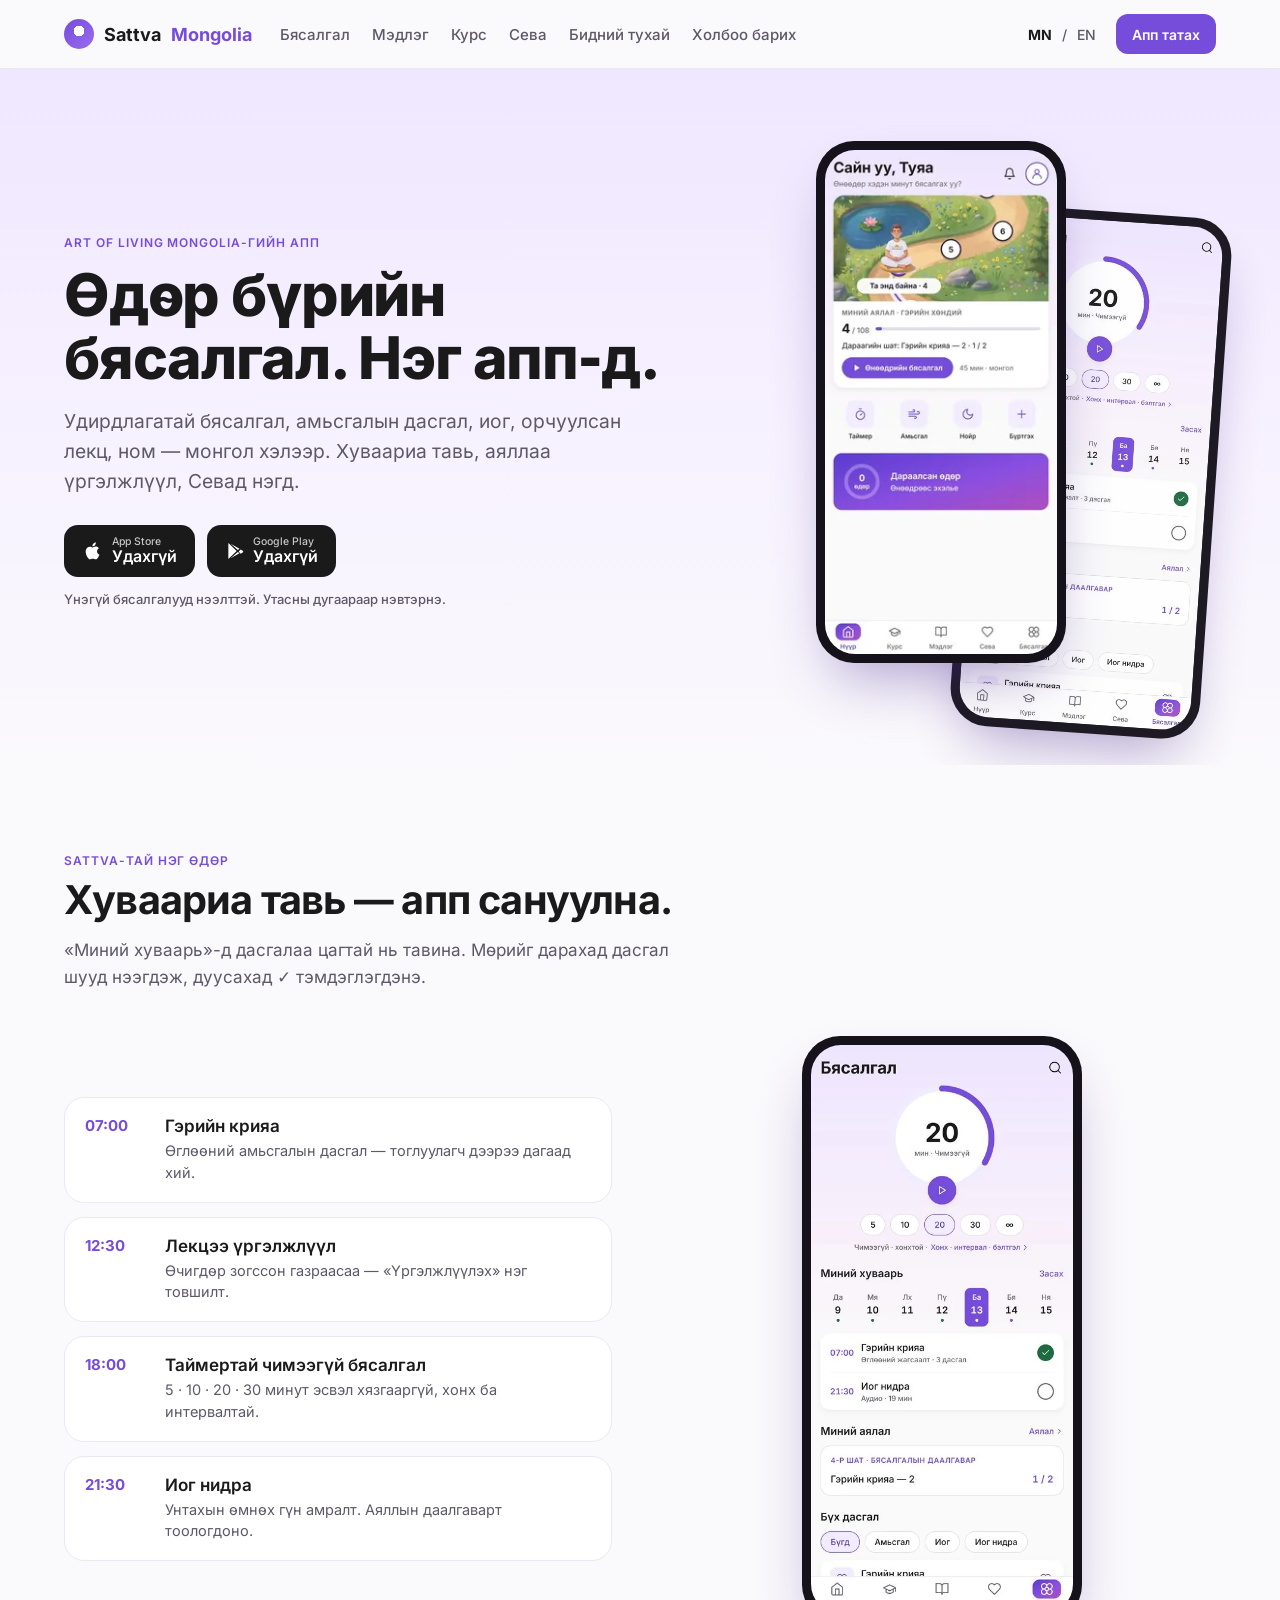
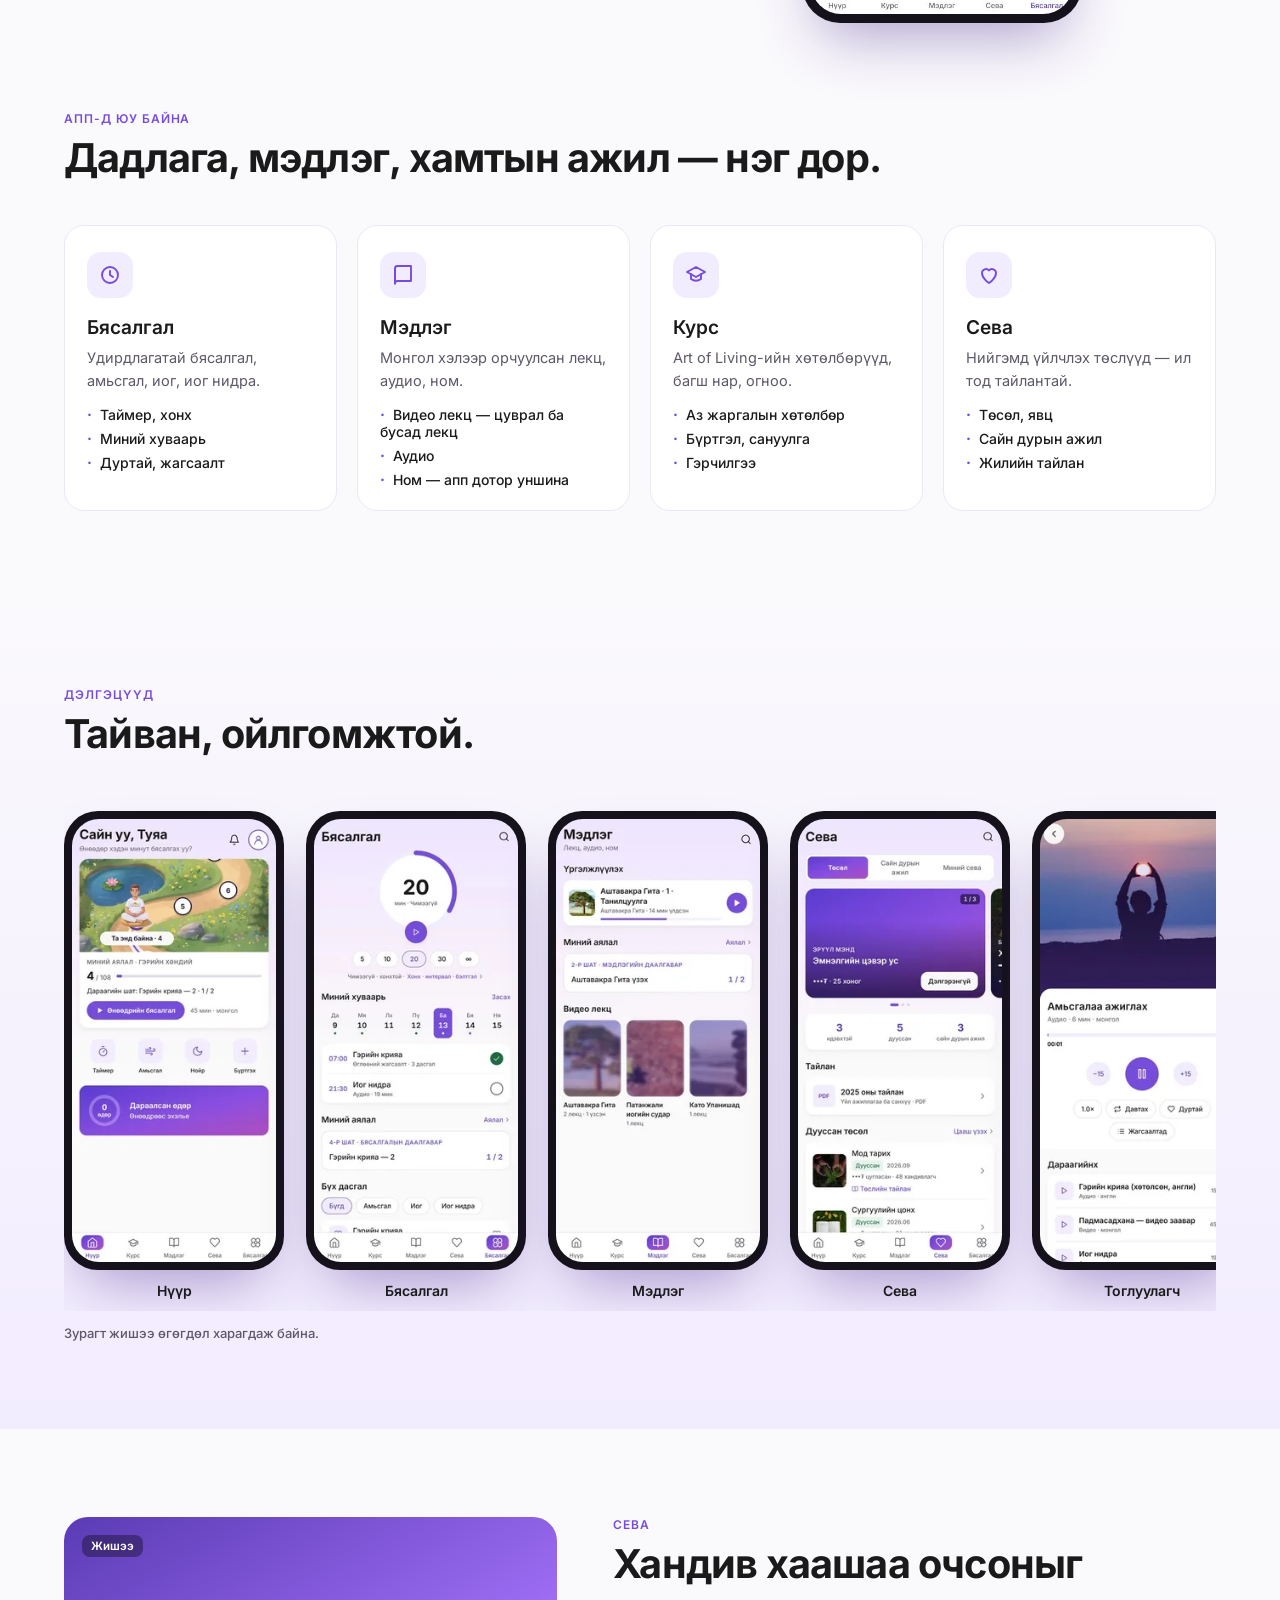
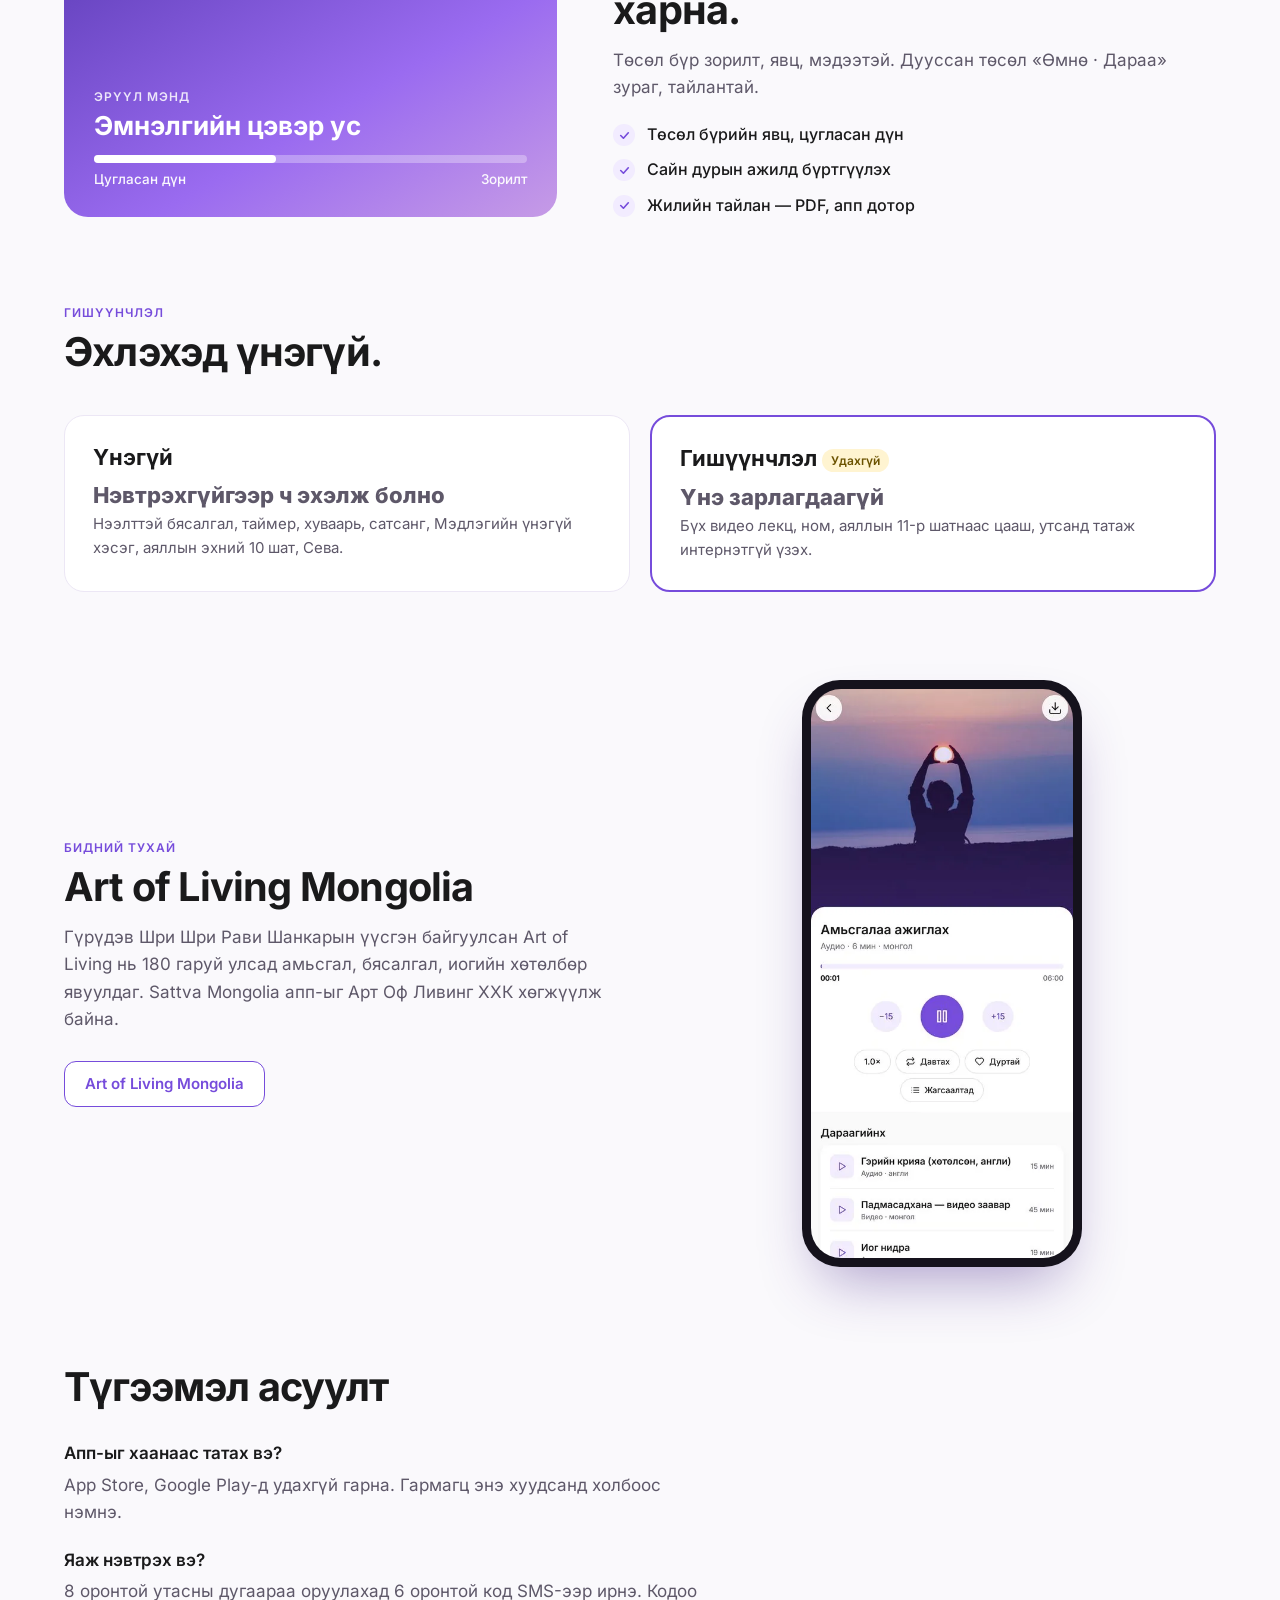
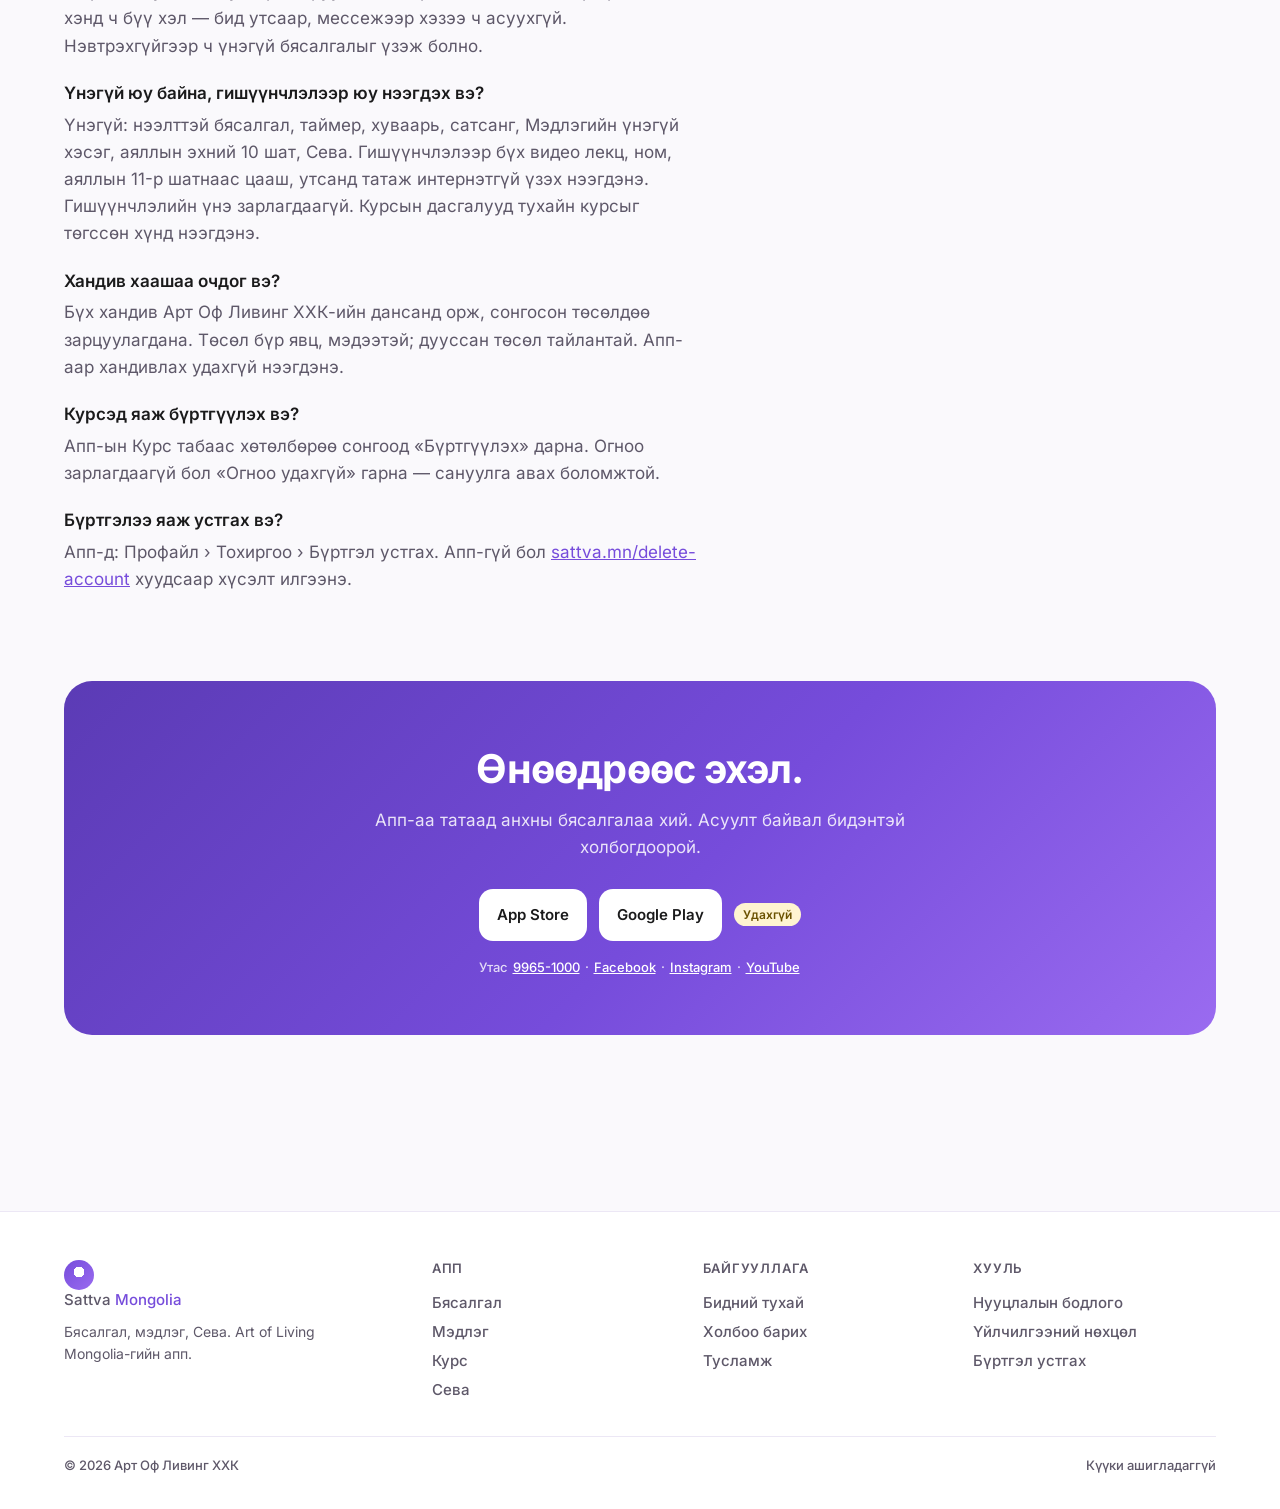
<file: index.html>
<!doctype html>
<html lang="mn">
<head>
<meta charset="utf-8">
<meta name="viewport" content="width=device-width,initial-scale=1">
<title>Sattva Mongolia — бясалгал, мэдлэг, Сева</title>
<meta name="description" content="Art of Living Mongolia-гийн апп: удирдлагатай бясалгал, амьсгалын дасгал, иог, орчуулсан лекц, ном, Сева — монгол хэлээр.">
<link rel="canonical" href="https://sattva.mn/">
<meta property="og:type" content="website">
<meta property="og:site_name" content="Sattva Mongolia">
<meta property="og:url" content="https://sattva.mn/">
<meta property="og:locale" content="mn_MN">
<meta property="og:title" content="Sattva Mongolia">
<meta property="og:description" content="Өдөр бүрийн бясалгал. Нэг апп‑д.">
<meta property="og:image" content="https://sattva.mn/og.jpg">
<meta property="og:image:width" content="1200">
<meta property="og:image:height" content="630">
<meta property="og:image:alt" content="Sattva Mongolia апп — Бясалгал, Мэдлэг">
<meta name="twitter:card" content="summary_large_image">
<meta name="theme-color" content="#764CDB">
<link rel="icon" href="/favicon.ico" sizes="48x48">
<link rel="icon" href="/favicon.svg" type="image/svg+xml">
<link rel="apple-touch-icon" href="/apple-touch-icon.png">
<link rel="alternate" hreflang="mn" href="https://sattva.mn/">
<link rel="alternate" hreflang="en" href="https://sattva.mn/en/">
<link rel="alternate" hreflang="x-default" href="https://sattva.mn/">
<link rel="preload" href="/fonts/inter-cyrillic-400-normal.woff2" as="font" type="font/woff2" crossorigin>
<link rel="preload" href="/fonts/inter-cyrillic-700-normal.woff2" as="font" type="font/woff2" crossorigin>
<link rel="preload" href="/fonts/inter-latin-400-normal.woff2" as="font" type="font/woff2" crossorigin>
<link rel="preload" href="/fonts/inter-latin-700-normal.woff2" as="font" type="font/woff2" crossorigin>
<style>
@font-face{font-family:Inter;font-style:normal;font-weight:400;font-display:swap;src:url(/fonts/inter-cyrillic-ext-400-normal.woff2) format('woff2');unicode-range:U+0460-052F,U+1C80-1C8A,U+20B4,U+2DE0-2DFF,U+A640-A69F,U+FE2E-FE2F}
@font-face{font-family:Inter;font-style:normal;font-weight:400;font-display:swap;src:url(/fonts/inter-cyrillic-400-normal.woff2) format('woff2');unicode-range:U+0301,U+0400-045F,U+0490-0491,U+04B0-04B1,U+2116}
@font-face{font-family:Inter;font-style:normal;font-weight:400;font-display:swap;src:url(/fonts/inter-latin-ext-400-normal.woff2) format('woff2');unicode-range:U+0100-02BA,U+02BD-02C5,U+02C7-02CC,U+02CE-02D7,U+02DD-02FF,U+0304,U+0308,U+0329,U+1D00-1DBF,U+1E00-1E9F,U+1EF2-1EFF,U+2020,U+20A0-20AB,U+20AD-20C0,U+2113,U+2C60-2C7F,U+A720-A7FF}
@font-face{font-family:Inter;font-style:normal;font-weight:400;font-display:swap;src:url(/fonts/inter-latin-400-normal.woff2) format('woff2');unicode-range:U+0000-00FF,U+0131,U+0152-0153,U+02BB-02BC,U+02C6,U+02DA,U+02DC,U+0304,U+0308,U+0329,U+2000-206F,U+20AC,U+2122,U+2191,U+2193,U+2212,U+2215,U+FEFF,U+FFFD}
@font-face{font-family:Inter;font-style:normal;font-weight:500;font-display:swap;src:url(/fonts/inter-cyrillic-ext-500-normal.woff2) format('woff2');unicode-range:U+0460-052F,U+1C80-1C8A,U+20B4,U+2DE0-2DFF,U+A640-A69F,U+FE2E-FE2F}
@font-face{font-family:Inter;font-style:normal;font-weight:500;font-display:swap;src:url(/fonts/inter-cyrillic-500-normal.woff2) format('woff2');unicode-range:U+0301,U+0400-045F,U+0490-0491,U+04B0-04B1,U+2116}
@font-face{font-family:Inter;font-style:normal;font-weight:500;font-display:swap;src:url(/fonts/inter-latin-ext-500-normal.woff2) format('woff2');unicode-range:U+0100-02BA,U+02BD-02C5,U+02C7-02CC,U+02CE-02D7,U+02DD-02FF,U+0304,U+0308,U+0329,U+1D00-1DBF,U+1E00-1E9F,U+1EF2-1EFF,U+2020,U+20A0-20AB,U+20AD-20C0,U+2113,U+2C60-2C7F,U+A720-A7FF}
@font-face{font-family:Inter;font-style:normal;font-weight:500;font-display:swap;src:url(/fonts/inter-latin-500-normal.woff2) format('woff2');unicode-range:U+0000-00FF,U+0131,U+0152-0153,U+02BB-02BC,U+02C6,U+02DA,U+02DC,U+0304,U+0308,U+0329,U+2000-206F,U+20AC,U+2122,U+2191,U+2193,U+2212,U+2215,U+FEFF,U+FFFD}
@font-face{font-family:Inter;font-style:normal;font-weight:600;font-display:swap;src:url(/fonts/inter-cyrillic-ext-600-normal.woff2) format('woff2');unicode-range:U+0460-052F,U+1C80-1C8A,U+20B4,U+2DE0-2DFF,U+A640-A69F,U+FE2E-FE2F}
@font-face{font-family:Inter;font-style:normal;font-weight:600;font-display:swap;src:url(/fonts/inter-cyrillic-600-normal.woff2) format('woff2');unicode-range:U+0301,U+0400-045F,U+0490-0491,U+04B0-04B1,U+2116}
@font-face{font-family:Inter;font-style:normal;font-weight:600;font-display:swap;src:url(/fonts/inter-latin-ext-600-normal.woff2) format('woff2');unicode-range:U+0100-02BA,U+02BD-02C5,U+02C7-02CC,U+02CE-02D7,U+02DD-02FF,U+0304,U+0308,U+0329,U+1D00-1DBF,U+1E00-1E9F,U+1EF2-1EFF,U+2020,U+20A0-20AB,U+20AD-20C0,U+2113,U+2C60-2C7F,U+A720-A7FF}
@font-face{font-family:Inter;font-style:normal;font-weight:600;font-display:swap;src:url(/fonts/inter-latin-600-normal.woff2) format('woff2');unicode-range:U+0000-00FF,U+0131,U+0152-0153,U+02BB-02BC,U+02C6,U+02DA,U+02DC,U+0304,U+0308,U+0329,U+2000-206F,U+20AC,U+2122,U+2191,U+2193,U+2212,U+2215,U+FEFF,U+FFFD}
@font-face{font-family:Inter;font-style:normal;font-weight:700;font-display:swap;src:url(/fonts/inter-cyrillic-ext-700-normal.woff2) format('woff2');unicode-range:U+0460-052F,U+1C80-1C8A,U+20B4,U+2DE0-2DFF,U+A640-A69F,U+FE2E-FE2F}
@font-face{font-family:Inter;font-style:normal;font-weight:700;font-display:swap;src:url(/fonts/inter-cyrillic-700-normal.woff2) format('woff2');unicode-range:U+0301,U+0400-045F,U+0490-0491,U+04B0-04B1,U+2116}
@font-face{font-family:Inter;font-style:normal;font-weight:700;font-display:swap;src:url(/fonts/inter-latin-ext-700-normal.woff2) format('woff2');unicode-range:U+0100-02BA,U+02BD-02C5,U+02C7-02CC,U+02CE-02D7,U+02DD-02FF,U+0304,U+0308,U+0329,U+1D00-1DBF,U+1E00-1E9F,U+1EF2-1EFF,U+2020,U+20A0-20AB,U+20AD-20C0,U+2113,U+2C60-2C7F,U+A720-A7FF}
@font-face{font-family:Inter;font-style:normal;font-weight:700;font-display:swap;src:url(/fonts/inter-latin-700-normal.woff2) format('woff2');unicode-range:U+0000-00FF,U+0131,U+0152-0153,U+02BB-02BC,U+02C6,U+02DA,U+02DC,U+0304,U+0308,U+0329,U+2000-206F,U+20AC,U+2122,U+2191,U+2193,U+2212,U+2215,U+FEFF,U+FFFD}
@font-face{font-family:Inter;font-style:normal;font-weight:800;font-display:swap;src:url(/fonts/inter-cyrillic-ext-800-normal.woff2) format('woff2');unicode-range:U+0460-052F,U+1C80-1C8A,U+20B4,U+2DE0-2DFF,U+A640-A69F,U+FE2E-FE2F}
@font-face{font-family:Inter;font-style:normal;font-weight:800;font-display:swap;src:url(/fonts/inter-cyrillic-800-normal.woff2) format('woff2');unicode-range:U+0301,U+0400-045F,U+0490-0491,U+04B0-04B1,U+2116}
@font-face{font-family:Inter;font-style:normal;font-weight:800;font-display:swap;src:url(/fonts/inter-latin-ext-800-normal.woff2) format('woff2');unicode-range:U+0100-02BA,U+02BD-02C5,U+02C7-02CC,U+02CE-02D7,U+02DD-02FF,U+0304,U+0308,U+0329,U+1D00-1DBF,U+1E00-1E9F,U+1EF2-1EFF,U+2020,U+20A0-20AB,U+20AD-20C0,U+2113,U+2C60-2C7F,U+A720-A7FF}
@font-face{font-family:Inter;font-style:normal;font-weight:800;font-display:swap;src:url(/fonts/inter-latin-800-normal.woff2) format('woff2');unicode-range:U+0000-00FF,U+0131,U+0152-0153,U+02BB-02BC,U+02C6,U+02DA,U+02DC,U+0304,U+0308,U+0329,U+2000-206F,U+20AC,U+2122,U+2191,U+2193,U+2212,U+2215,U+FEFF,U+FFFD}
@font-face{font-family:"Inter Fallback";font-style:normal;font-weight:100 500;src:local("Arial"),local("ArialMT");size-adjust:106.5%;ascent-override:90.96%;descent-override:22.65%;line-gap-override:0%}
@font-face{font-family:"Inter Fallback";font-style:normal;font-weight:600 900;src:local("Arial Bold"),local("Arial-BoldMT");size-adjust:102%;ascent-override:94.98%;descent-override:23.65%;line-gap-override:0%}
</style>
<style>
:root{
  --p:#764CDB; --p2:#9A6BF0; --pSoft:#F2ECFF; --ink:#1A1A1B; --ink2:#5E5869; --ink3:#8A8494;
  --line:#ECE7F5; --bg:#FAF9FC; --surface:#FFFFFF; --ok:#1F8A5B; --soonBg:#FFF4D1; --soonFg:#6B5200;
  --r:20px; --font:"Inter","Inter Fallback",system-ui,-apple-system,"Segoe UI",sans-serif;
}
*{box-sizing:border-box;margin:0;padding:0}
body{font-family:var(--font);color:var(--ink);background:var(--bg);-webkit-font-smoothing:antialiased}
a{color:inherit;text-decoration:none}
.wrap{max-width:1200px;margin:0 auto;padding:0 24px}
.draft{position:fixed;top:12px;right:12px;z-index:50;background:#C62828;color:#fff;font:700 12px var(--font);padding:5px 10px;border-radius:8px}
/* header */
header{position:sticky;top:0;z-index:20;background:rgba(250,249,252,.85);backdrop-filter:blur(10px);border-bottom:1px solid var(--line)}
.nav{display:flex;align-items:center;gap:28px;height:68px}
.logo{display:flex;align-items:center;gap:10px;font:700 18px var(--font);white-space:nowrap}
.logo i{width:30px;height:30px;border-radius:50%;background:radial-gradient(circle at 50% 40%,#fff 0 22%,transparent 23%),linear-gradient(135deg,var(--p),var(--p2));display:block}
.logo span{color:var(--p)}
.links{display:flex;gap:22px;font:500 15px var(--font);color:var(--ink2)}
.links a{padding:4px 0}.links a:hover{color:var(--p)}
.right{margin-left:auto;display:flex;align-items:center;gap:14px;font:500 14px var(--font)}
.lang b{color:var(--ink)} .lang{color:var(--ink2)}
.btn{display:inline-flex;align-items:center;gap:8px;height:46px;padding:0 20px;border-radius:12px;font:600 15px var(--font);background:var(--p);color:#fff;white-space:nowrap}
.btn.sm{height:40px;padding:0 16px;font-size:14px}
.btn.ghost{background:var(--surface);color:var(--p);border:1.5px solid var(--p)}
.btn.store{background:var(--ink);color:#fff;height:52px;padding:0 18px;border-radius:14px}
.btn.store small{display:block;font:500 10.5px var(--font);opacity:.75}
.btn.store b{display:block;font:600 16px var(--font);line-height:1.1}
.soon{display:inline-block;background:var(--soonBg);color:var(--soonFg);font:600 12px var(--font);padding:4px 9px;border-radius:999px;vertical-align:middle}
/* hero */
.hero{background:linear-gradient(180deg,#EFE7FF 0%,#F7F2FF 55%,var(--bg) 100%);overflow:hidden}
.heroIn{display:grid;grid-template-columns:1.1fr .9fr;gap:40px;align-items:center;padding:72px 24px 64px}
.eyebrow{font:600 12px var(--font);letter-spacing:.08em;text-transform:uppercase;color:var(--p)}
h1{font:800 clamp(36px,4.6vw,60px)/1.06 var(--font);letter-spacing:-.02em;margin:14px 0 18px}
.lead{font:400 clamp(17px,1.5vw,20px)/1.55 var(--font);color:var(--ink2);max-width:560px}
.cta{display:flex;flex-wrap:wrap;gap:12px;margin-top:28px;align-items:center}
.note{font:500 13px var(--font);color:var(--ink2);margin-top:14px}
.phones{position:relative;height:560px}
.phone{position:absolute;width:250px;border-radius:38px;padding:9px;background:#15121C;box-shadow:0 30px 60px -20px rgba(70,40,140,.45)}
.phone picture{display:block}.phone img{display:block;width:100%;height:auto;border-radius:30px}
.phone.a{right:150px;top:0;z-index:2}
.phone.b{right:0;top:70px;transform:rotate(4deg);opacity:.96}
/* sections */
section{padding:88px 0}
.h2{font:700 clamp(28px,3.1vw,40px)/1.14 var(--font);letter-spacing:-.02em;margin:10px 0 14px}
.sub{font:400 17px/1.6 var(--font);color:var(--ink2);max-width:640px}
/* day */
.day{display:grid;grid-template-columns:1fr 1fr;gap:56px;align-items:center;margin-top:44px}
.steps{display:flex;flex-direction:column;gap:14px}
.step{display:grid;grid-template-columns:64px 1fr;gap:16px;background:var(--surface);border:1px solid var(--line);border-radius:var(--r);padding:18px 20px}
.step .t{font:700 15px var(--font);color:var(--p)}
.step b{font:600 17px var(--font);display:block}
.step p{font:400 14.5px/1.5 var(--font);color:var(--ink2);margin-top:4px}
.dayPhone{display:flex;justify-content:center}
.dayPhone .phone{position:static;width:280px}
/* features */
.grid4{display:grid;grid-template-columns:repeat(4,1fr);gap:20px;margin-top:44px}
.card{background:var(--surface);border:1px solid var(--line);border-radius:var(--r);padding:26px 22px 22px;display:flex;flex-direction:column}
.ic{width:46px;height:46px;border-radius:14px;background:var(--pSoft);display:flex;align-items:center;justify-content:center;margin-bottom:18px}
.ic svg{width:24px;height:24px;stroke:var(--p);fill:none;stroke-width:1.9;stroke-linecap:round;stroke-linejoin:round}
.card h3{font:600 19px var(--font);margin-bottom:8px}
.card p{font:400 14.5px/1.55 var(--font);color:var(--ink2)}
.card ul{list-style:none;margin-top:14px;display:flex;flex-direction:column;gap:7px;font:500 14px var(--font)}
.card li:before{content:"·";color:var(--p);font-weight:800;margin-right:8px}
/* screens */
.screens{background:linear-gradient(180deg,var(--bg),#F2ECFF)}
.strip{display:flex;gap:22px;overflow-x:auto;padding:40px 4px 12px;scroll-snap-type:x mandatory}
.strip figure{flex:none;width:220px;scroll-snap-align:start}
.strip .phone{position:static;width:220px;border-radius:34px;padding:8px}
.strip .phone img{border-radius:27px}
.strip figcaption{text-align:center;font:600 14px var(--font);margin-top:12px}
/* seva */
.seva{display:grid;grid-template-columns:.9fr 1.1fr;gap:56px;align-items:center}
.sevaCard{background:linear-gradient(150deg,#5B3BB5,#9A6BF0 60%,#C69BE6);color:#fff;border-radius:24px;padding:30px;min-height:300px;display:flex;flex-direction:column;justify-content:flex-end;position:relative}
.sevaCard small{font:600 12px var(--font);letter-spacing:.08em;opacity:.85}
.sevaCard h3{font:700 26px/1.2 var(--font);margin:6px 0 14px}
.bar{height:8px;border-radius:9px;background:rgba(255,255,255,.3)}.bar i{display:block;height:100%;width:42%;border-radius:9px;background:#fff}
.sevaCard .row{display:flex;justify-content:space-between;font:500 13.5px var(--font);margin-top:8px;opacity:.95}
.tagS{position:absolute;top:18px;left:18px;background:rgba(0,0,0,.35);font:600 11.5px var(--font);padding:4px 9px;border-radius:8px}
.checks{margin-top:22px;display:flex;flex-direction:column;gap:12px}
.checks div{display:flex;gap:12px;font:500 16px/1.45 var(--font)}
.checks div:before{content:"";flex:none;width:22px;height:22px;border-radius:50%;background:var(--pSoft) url("data:image/svg+xml,%3Csvg xmlns='http://www.w3.org/2000/svg' viewBox='0 0 24 24' fill='none' stroke='%23764CDB' stroke-width='3' stroke-linecap='round' stroke-linejoin='round'%3E%3Cpath d='M5 12l5 5 9-10'/%3E%3C/svg%3E") center/13px no-repeat;margin-top:1px}
/* stats */
.stats{display:grid;grid-template-columns:repeat(3,1fr);gap:20px;margin-top:40px}
.stat{background:var(--surface);border:1px solid var(--line);border-radius:var(--r);padding:26px}
.stat b{font:800 40px var(--font);letter-spacing:-.02em;color:var(--p)}
.stat p{font:500 15px/1.5 var(--font);color:var(--ink2);margin-top:6px}
/* member */
.member{display:grid;grid-template-columns:1fr 1fr;gap:20px;margin-top:40px}
.plan{background:var(--surface);border:1px solid var(--line);border-radius:var(--r);padding:28px}
.plan.hi{border:2px solid var(--p)}
.plan h3{font:700 22px var(--font)}.plan .price{font:800 32px var(--font);margin:12px 0 4px}
.plan .price small{font:500 15px var(--font);color:var(--ink2)}
/* about */
.about{display:grid;grid-template-columns:1fr 1fr;gap:56px;align-items:center}
.ph{border-radius:24px;background:repeating-linear-gradient(135deg,#EEE7FB 0 14px,#F6F2FD 14px 28px);aspect-ratio:4/3;display:flex;align-items:center;justify-content:center;font:600 14px var(--font);color:var(--ink2);border:1px dashed #D8CDF0}
/* final cta */
.final{background:linear-gradient(135deg,#5B3BB5,var(--p) 55%,#9A6BF0);color:#fff;border-radius:28px;padding:56px;text-align:center}
.final .h2{color:#fff}.final .sub{color:rgba(255,255,255,.85);margin:0 auto}
.final .cta{justify-content:center}
.final .btn.store{background:#fff;color:var(--ink)}
/* footer */
footer{border-top:1px solid var(--line);padding:48px 0 36px;margin-top:88px;background:var(--surface)}
.fgrid{display:grid;grid-template-columns:1.4fr 1fr 1fr 1fr;gap:28px}
.fgrid h2{font:600 13px var(--font);letter-spacing:.06em;text-transform:uppercase;color:var(--ink2);margin-bottom:12px}
.fgrid a{display:block;font:500 15px var(--font);color:var(--ink2);padding:5px 0}
.fgrid p{font:400 14px/1.6 var(--font);color:var(--ink2);margin-top:12px;max-width:300px}
.copy{border-top:1px solid var(--line);margin-top:32px;padding-top:20px;display:flex;justify-content:space-between;gap:16px;font:500 13px var(--font);color:var(--ink2);flex-wrap:wrap}
/* mobile */
.burger{display:none;width:40px;height:40px;border-radius:10px;border:1px solid var(--line);background:var(--surface);align-items:center;justify-content:center}
@media (max-width:900px){
  .links{display:none}
  .heroIn,.day,.seva,.about,.member{grid-template-columns:1fr}
  .heroIn{padding:44px 24px 24px;gap:8px}
  .phones{height:430px}.phone{width:200px}.phone.a{right:auto;left:calc(50% - 150px)}.phone.b{right:calc(50% - 165px);top:50px}
  .grid4{grid-template-columns:1fr 1fr}.stats{grid-template-columns:1fr}
  section{padding:64px 0}.final{padding:40px 22px}
  .fgrid{grid-template-columns:1fr 1fr}
  .dayPhone{order:-1}.dayPhone .phone{width:230px}
}
@media (max-width:520px){.grid4{grid-template-columns:1fr}.fgrid{grid-template-columns:1fr}}
/* Н237 MN / EN: утсан дээр толгойд багтахгүй → «Апп татах» товч нуугдана (hero-д store товч шууд доор) — Төрөөгийн сонголт хүлээж байна */
.lang{white-space:nowrap}
/* Н238 (Т330 хүртээмж): «Агуулга руу алгасах» (Tab-д л харагдана) · линкийн өндөр ≥ 24 px · FAQ = байгаа гарчиг / .sub хэв маяг */
.skip{position:absolute;left:12px;top:-80px;z-index:60;background:var(--p);color:#fff;font:600 14px var(--font);padding:10px 14px;border-radius:10px}
.skip:focus{top:12px}
.lang a,.note a{display:inline-block;padding:4px 2px}
.lang a{padding:4px 6px} /* Н241 (Т331 N3): «EN» ≥ 24 px өргөн */
.faq{display:flex;flex-direction:column;gap:22px;margin-top:32px;max-width:760px}
.faq h3{font:600 17px/1.4 var(--font);margin-bottom:6px}
.faq a{color:var(--p);text-decoration:underline}
@media (max-width:520px){.lang+.btn.sm{display:none}}
</style>
</head>
<body>
<a class="skip" href="#main">Агуулга руу алгасах</a>

<header><div class="wrap nav">
  <a class="logo" href="/"><i></i>Sattva <span>Mongolia</span></a>
  <nav class="links"><a href="#meditate">Бясалгал</a><a href="#features">Мэдлэг</a><a href="#features">Курс</a><a href="#seva">Сева</a><a href="#about">Бидний тухай</a><a href="#contact">Холбоо барих</a></nav>
  <div class="right"><nav class="lang" aria-label="Хэл · Language"><a href="/" lang="mn" aria-current="page"><b>MN</b></a> / <a href="/en/" lang="en" hreflang="en">EN</a></nav><a class="btn sm" href="#download">Апп татах</a></div>
</div></header>

<main id="main">
<div class="hero"><div class="wrap heroIn">
  <div>
    <div class="eyebrow">Art of Living Mongolia-гийн апп</div>
    <h1>Өдөр бүрийн бясалгал. Нэг апп‑д.</h1>
    <p class="lead">Удирдлагатай бясалгал, амьсгалын дасгал, иог, орчуулсан лекц, ном — монгол хэлээр. Хуваариа тавь, аяллаа үргэлжлүүл, Севад нэгд.</p>
    <div class="cta">
      <span class="btn store" aria-disabled="true"><svg width="22" height="22" viewBox="0 0 24 24" fill="#fff"><path d="M16.4 12.6c0-2.4 2-3.5 2-3.6-1.1-1.6-2.8-1.8-3.4-1.8-1.4-.1-2.8.9-3.5.9s-1.8-.9-3-.8C7 7.3 5.6 8.2 4.8 9.6c-1.6 2.8-.4 6.9 1.2 9.2.8 1.1 1.7 2.3 2.9 2.3 1.2-.1 1.6-.7 3-.7s1.8.7 3 .7c1.3 0 2.1-1.1 2.8-2.3.9-1.3 1.3-2.6 1.3-2.6s-2.6-1-2.6-3.6zM14.1 5.6c.6-.8 1.1-1.9 1-3-1 0-2.1.6-2.8 1.4-.6.7-1.1 1.8-1 2.9 1.1.1 2.1-.5 2.8-1.3z"/></svg><span><small>App Store</small><b>Удахгүй</b></span></span>
      <span class="btn store" aria-disabled="true"><svg width="20" height="22" viewBox="0 0 24 24" fill="#fff"><path d="M4 2.5v19l10-9.5L4 2.5zm11.4 8.2L6.7 3.2l10.7 6.2-2 1.3zm0 2.6l2 1.3L6.7 20.8l8.7-7.5zm3.3-3.1l2.6 1.5c.9.5.9 1.5 0 2l-2.6 1.5-2.2-2.5 2.2-2.5z"/></svg><span><small>Google Play</small><b>Удахгүй</b></span></span>
    </div>
    <p class="note">Үнэгүй бясалгалууд нээлттэй. Утасны дугаараар нэвтэрнэ.</p>
  </div>
  <div class="phones">
    <div class="phone a"><picture><source type="image/webp" srcset="img/01-home-240.webp 240w, img/01-home.webp 440w" sizes="(max-width:900px) 182px, 232px"><img src="img/01-home.jpg" alt="Sattva апп — Нүүр" fetchpriority="high" width="440" height="956"></picture></div>
    <div class="phone b"><picture><source type="image/webp" srcset="img/02-meditate-240.webp 240w, img/02-meditate.webp 440w" sizes="(max-width:900px) 182px, 232px"><img src="img/02-meditate.jpg" alt="Sattva апп — Бясалгал" width="440" height="956"></picture></div>
  </div>
</div></div>

<section id="meditate"><div class="wrap">
  <div class="eyebrow">Sattva-тай нэг өдөр</div>
  <h2 class="h2">Хуваариа тавь — апп сануулна.</h2>
  <p class="sub">«Миний хуваарь»-д дасгалаа цагтай нь тавина. Мөрийг дарахад дасгал шууд нээгдэж, дуусахад ✓ тэмдэглэгдэнэ.</p>
  <div class="day">
    <div class="steps">
      <div class="step"><span class="t">07:00</span><div><b>Гэрийн крияа</b><p>Өглөөний амьсгалын дасгал — тоглуулагч дээрээ дагаад хий.</p></div></div>
      <div class="step"><span class="t">12:30</span><div><b>Лекцээ үргэлжлүүл</b><p>Өчигдөр зогссон газраасаа — «Үргэлжлүүлэх» нэг товшилт.</p></div></div>
      <div class="step"><span class="t">18:00</span><div><b>Таймертай чимээгүй бясалгал</b><p>5 · 10 · 20 · 30 минут эсвэл хязгааргүй, хонх ба интервалтай.</p></div></div>
      <div class="step"><span class="t">21:30</span><div><b>Иог нидра</b><p>Унтахын өмнөх гүн амралт. Аяллын даалгаварт тоологдоно.</p></div></div>
    </div>
    <div class="dayPhone"><div class="phone"><picture><source type="image/webp" srcset="img/02-meditate-240.webp 240w, img/02-meditate.webp 440w" sizes="(max-width:900px) 212px, 262px"><img src="img/02-meditate.jpg" alt="Бясалгал — Миний хуваарь" width="440" height="956" loading="lazy"></picture></div></div>
  </div>
</div></section>

<section id="features" style="padding-top:0"><div class="wrap">
  <div class="eyebrow">Апп-д юу байна</div>
  <h2 class="h2">Дадлага, мэдлэг, хамтын ажил — нэг дор.</h2>
  <div class="grid4">
    <div class="card"><div class="ic"><svg viewBox="0 0 24 24"><circle cx="12" cy="12" r="8"/><path d="M12 8v4l3 2"/></svg></div><h3>Бясалгал</h3><p>Удирдлагатай бясалгал, амьсгал, иог, иог нидра.</p><ul><li>Таймер, хонх</li><li>Миний хуваарь</li><li>Дуртай, жагсаалт</li></ul></div>
    <div class="card"><div class="ic"><svg viewBox="0 0 24 24"><path d="M4 5.5A2.5 2.5 0 016.5 3H20v15H6.5A2.5 2.5 0 004 20.5z"/><path d="M4 20.5V5.5"/></svg></div><h3>Мэдлэг</h3><p>Монгол хэлээр орчуулсан лекц, аудио, ном.</p><ul><li>Видео лекц — цуврал ба бусад лекц</li><li>Аудио</li><li>Ном — апп дотор уншина</li></ul></div>
    <div class="card"><div class="ic"><svg viewBox="0 0 24 24"><path d="M3 9l9-5 9 5-9 5-9-5z"/><path d="M7 11v5c3 2 7 2 10 0v-5"/></svg></div><h3>Курс</h3><p>Art of Living-ийн хөтөлбөрүүд, багш нар, огноо.</p><ul><li>Аз жаргалын хөтөлбөр</li><li>Бүртгэл, сануулга</li><li>Гэрчилгээ</li></ul></div>
    <div class="card"><div class="ic"><svg viewBox="0 0 24 24"><path d="M12 20s-7-4.4-7-10a4 4 0 017-2.6A4 4 0 0119 10c0 5.6-7 10-7 10z"/></svg></div><h3>Сева</h3><p>Нийгэмд үйлчлэх төслүүд — ил тод тайлантай.</p><ul><li>Төсөл, явц</li><li>Сайн дурын ажил</li><li>Жилийн тайлан</li></ul></div>
  </div>
</div></section>

<section class="screens"><div class="wrap">
  <div class="eyebrow">Дэлгэцүүд</div>
  <h2 class="h2">Тайван, ойлгомжтой.</h2>
  <div class="strip">
    <figure><div class="phone"><picture><source type="image/webp" srcset="img/01-home-240.webp 240w, img/01-home.webp 440w" sizes="204px"><img src="img/01-home.jpg" alt="" width="440" height="956" loading="lazy"></picture></div><figcaption>Нүүр</figcaption></figure>
    <figure><div class="phone"><picture><source type="image/webp" srcset="img/02-meditate-240.webp 240w, img/02-meditate.webp 440w" sizes="204px"><img src="img/02-meditate.jpg" alt="" width="440" height="956" loading="lazy"></picture></div><figcaption>Бясалгал</figcaption></figure>
    <figure><div class="phone"><picture><source type="image/webp" srcset="img/03-knowledge-240.webp 240w, img/03-knowledge.webp 440w" sizes="204px"><img src="img/03-knowledge.jpg" alt="" width="440" height="956" loading="lazy"></picture></div><figcaption>Мэдлэг</figcaption></figure>
    <figure><div class="phone"><picture><source type="image/webp" srcset="img/04-seva-240.webp 240w, img/04-seva.webp 440w" sizes="204px"><img src="img/04-seva.jpg" alt="" width="440" height="956" loading="lazy"></picture></div><figcaption>Сева</figcaption></figure>
    <figure><div class="phone"><picture><source type="image/webp" srcset="img/06-player-240.webp 240w, img/06-player.webp 440w" sizes="204px"><img src="img/06-player.jpg" alt="" width="440" height="956" loading="lazy"></picture></div><figcaption>Тоглуулагч</figcaption></figure>
    <figure><div class="phone"><picture><source type="image/webp" srcset="img/05-profile-240.webp 240w, img/05-profile.webp 440w" sizes="204px"><img src="img/05-profile.jpg" alt="" width="440" height="956" loading="lazy"></picture></div><figcaption>Профайл</figcaption></figure>
  </div>
  <p class="note">Зурагт жишээ өгөгдөл харагдаж байна.</p>
</div></section>

<section id="seva"><div class="wrap seva">
  <div class="sevaCard"><span class="tagS">Жишээ</span><small>ЭРҮҮЛ МЭНД</small><h3>Эмнэлгийн цэвэр ус</h3><div class="bar"><i></i></div><div class="row"><span>Цугласан дүн</span><span>Зорилт</span></div></div>
  <div>
    <div class="eyebrow">Сева</div>
    <h2 class="h2">Хандив хаашаа очсоныг харна.</h2>
    <p class="sub">Төсөл бүр зорилт, явц, мэдээтэй. Дууссан төсөл «Өмнө · Дараа» зураг, тайлантай.</p>
    <div class="checks"><div>Төсөл бүрийн явц, цугласан дүн</div><div>Сайн дурын ажилд бүртгүүлэх</div><div>Жилийн тайлан — PDF, апп дотор</div></div>
  </div>
</div></section>


<section id="download" style="padding-top:0"><div class="wrap">
  <div class="eyebrow">Гишүүнчлэл</div>
  <h2 class="h2">Эхлэхэд үнэгүй.</h2>
  <div class="member">
    <div class="plan"><h3>Үнэгүй</h3><div class="price" style="font-size:22px;color:var(--ink2)">Нэвтрэхгүйгээр ч эхэлж болно</div><p class="sub" style="font-size:15px">Нээлттэй бясалгал, таймер, хуваарь, сатсанг, Мэдлэгийн үнэгүй хэсэг, аяллын эхний 10 шат, Сева.</p></div>
    <div class="plan hi"><h3>Гишүүнчлэл <span class="soon">Удахгүй</span></h3><div class="price" style="font-size:22px;color:var(--ink2)">Үнэ зарлагдаагүй</div><p class="sub" style="font-size:15px">Бүх видео лекц, ном, аяллын 11-р шатнаас цааш, утсанд татаж интернэтгүй үзэх.</p></div>
  </div>
</div></section>

<section id="about" style="padding-top:0"><div class="wrap about">
  <div>
    <div class="eyebrow">Бидний тухай</div>
    <h2 class="h2">Art of Living Mongolia</h2>
    <p class="sub">Гүрүдэв Шри Шри Рави Шанкарын үүсгэн байгуулсан Art of Living нь 180 гаруй улсад амьсгал, бясалгал, иогийн хөтөлбөр явуулдаг. Sattva Mongolia апп-ыг Арт Оф Ливинг ХХК хөгжүүлж байна.</p>
    <div class="cta"><a class="btn ghost" href="https://www.facebook.com/AOLMongolia" rel="noopener">Art of Living Mongolia</a></div>
  </div>
  <div class="dayPhone"><div class="phone"><picture><source type="image/webp" srcset="img/06-player-240.webp 240w, img/06-player.webp 440w" sizes="(max-width:900px) 212px, 262px"><img src="img/06-player.jpg" alt="Sattva апп — тоглуулагч" width="440" height="956" loading="lazy"></picture></div></div>
</div></section>

<section id="faq" style="padding-top:0"><div class="wrap">
  <h2 class="h2">Түгээмэл асуулт</h2>
  <div class="faq">
    <div><h3>Апп-ыг хаанаас татах вэ?</h3><p class="sub">App Store, Google Play-д удахгүй гарна. Гармагц энэ хуудсанд холбоос нэмнэ.</p></div>
    <div><h3>Яаж нэвтрэх вэ?</h3><p class="sub">8 оронтой утасны дугаараа оруулахад 6 оронтой код SMS-ээр ирнэ. Кодоо хэнд ч бүү хэл — бид утсаар, мессежээр хэзээ ч асуухгүй. Нэвтрэхгүйгээр ч үнэгүй бясалгалыг үзэж болно.</p></div>
    <div><h3>Үнэгүй юу байна, гишүүнчлэлээр юу нээгдэх вэ?</h3><p class="sub">Үнэгүй: нээлттэй бясалгал, таймер, хуваарь, сатсанг, Мэдлэгийн үнэгүй хэсэг, аяллын эхний 10 шат, Сева. Гишүүнчлэлээр бүх видео лекц, ном, аяллын 11-р шатнаас цааш, утсанд татаж интернэтгүй үзэх нээгдэнэ. Гишүүнчлэлийн үнэ зарлагдаагүй. Курсын дасгалууд тухайн курсыг төгссөн хүнд нээгдэнэ.</p></div>
    <div><h3>Хандив хаашаа очдог вэ?</h3><p class="sub">Бүх хандив Арт Оф Ливинг ХХК-ийн дансанд орж, сонгосон төсөлдөө зарцуулагдана. Төсөл бүр явц, мэдээтэй; дууссан төсөл тайлантай. Апп-аар хандивлах удахгүй нээгдэнэ.</p></div>
    <div><h3>Курсэд яаж бүртгүүлэх вэ?</h3><p class="sub">Апп-ын Курс табаас хөтөлбөрөө сонгоод «Бүртгүүлэх» дарна. Огноо зарлагдаагүй бол «Огноо удахгүй» гарна — сануулга авах боломжтой.</p></div>
    <div><h3>Бүртгэлээ яаж устгах вэ?</h3><p class="sub">Апп-д: Профайл › Тохиргоо › Бүртгэл устгах. Апп-гүй бол <a href="/delete-account/">sattva.mn/delete-account</a> хуудсаар хүсэлт илгээнэ.</p></div>
  </div>
</div></section>

<section id="contact" style="padding-top:0"><div class="wrap">
  <div class="final">
    <h2 class="h2">Өнөөдрөөс эхэл.</h2>
    <p class="sub">Апп-аа татаад анхны бясалгалаа хий. Асуулт байвал бидэнтэй холбогдоорой.</p>
    <div class="cta"><span class="btn store">App Store</span><span class="btn store">Google Play</span><span class="soon">Удахгүй</span></div>
    <p class="note" style="color:rgba(255,255,255,.8)">Утас <a href="tel:+97699651000" style="color:#fff;text-decoration:underline">9965-1000</a> · <a href="https://www.facebook.com/AOLMongolia" style="color:#fff;text-decoration:underline" rel="noopener">Facebook</a> · <a href="https://www.instagram.com/artofliving.mongolia" style="color:#fff;text-decoration:underline" rel="noopener">Instagram</a> · <a href="https://www.youtube.com/@artofliving.mongolia" style="color:#fff;text-decoration:underline" rel="noopener">YouTube</a></p>
  </div>
</div></section>
</main>

<footer><div class="wrap">
  <div class="fgrid">
    <div><a class="logo" href="/" style="padding:0"><i></i>Sattva <span>Mongolia</span></a><p>Бясалгал, мэдлэг, Сева. Art of Living Mongolia-гийн апп.</p></div>
    <div><h2>Апп</h2><a href="#meditate">Бясалгал</a><a href="#features">Мэдлэг</a><a href="#features">Курс</a><a href="#seva">Сева</a></div>
    <div><h2>Байгууллага</h2><a href="#about">Бидний тухай</a><a href="#contact">Холбоо барих</a><a href="/support/">Тусламж</a></div>
    <div><h2>Хууль</h2><a href="/privacy/">Нууцлалын бодлого</a><a href="/terms/">Үйлчилгээний нөхцөл</a><a href="/delete-account/">Бүртгэл устгах</a></div>
  </div>
  <div class="copy"><span>© 2026 Арт Оф Ливинг ХХК</span><span>Күүки ашигладаггүй</span></div>
</div></footer>
</body></html>
</file>
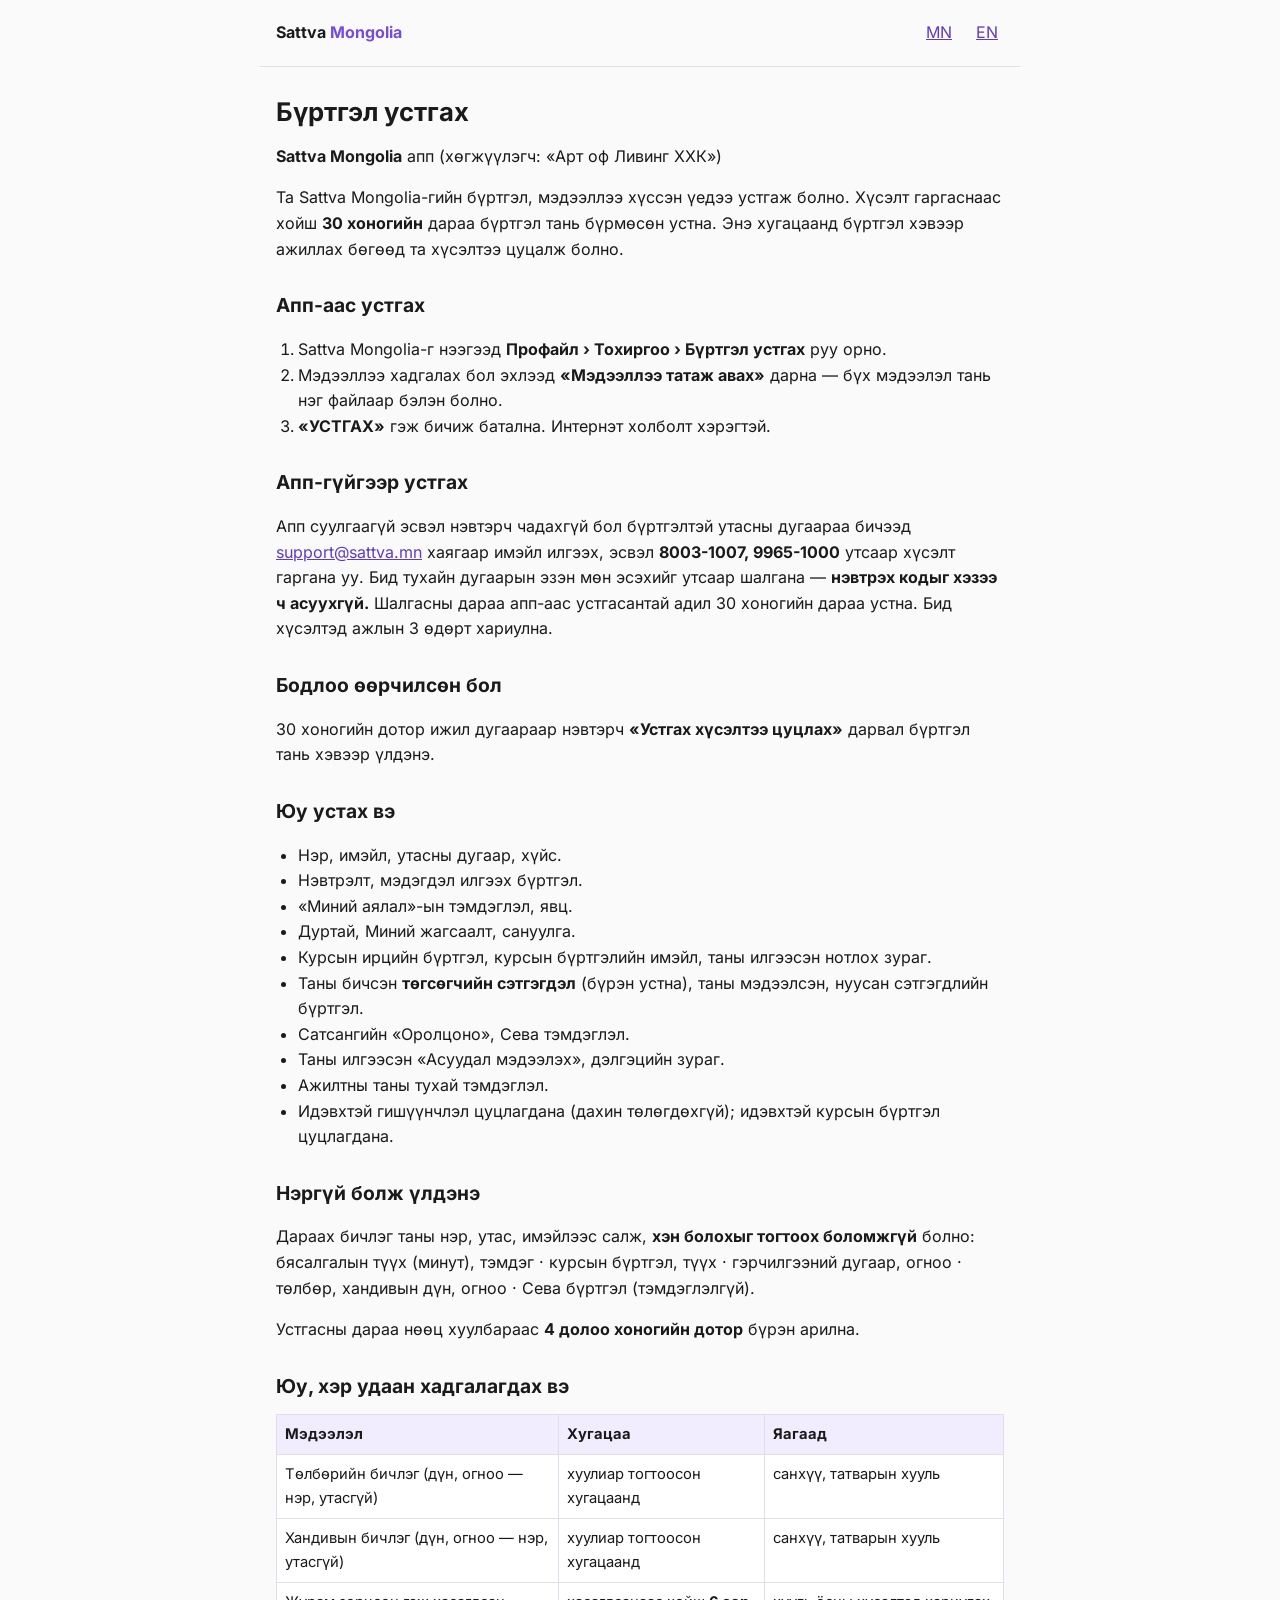
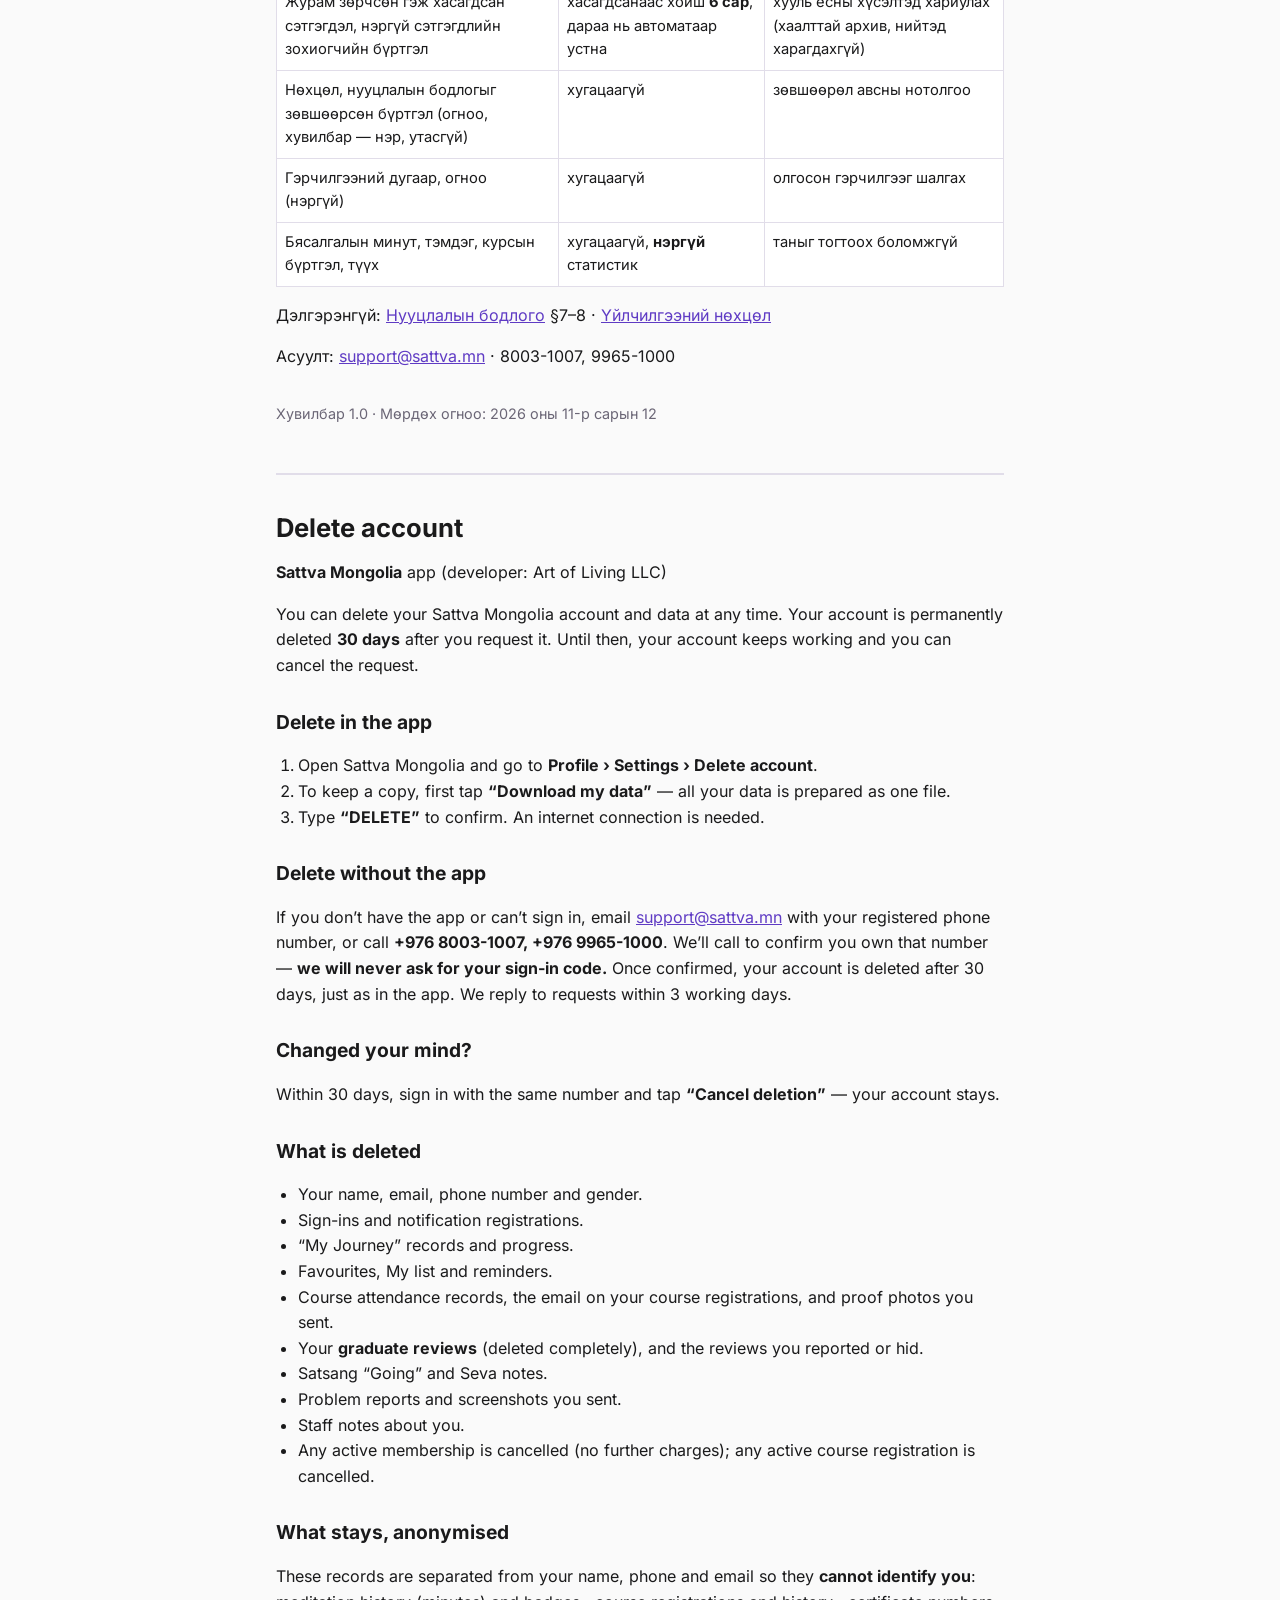
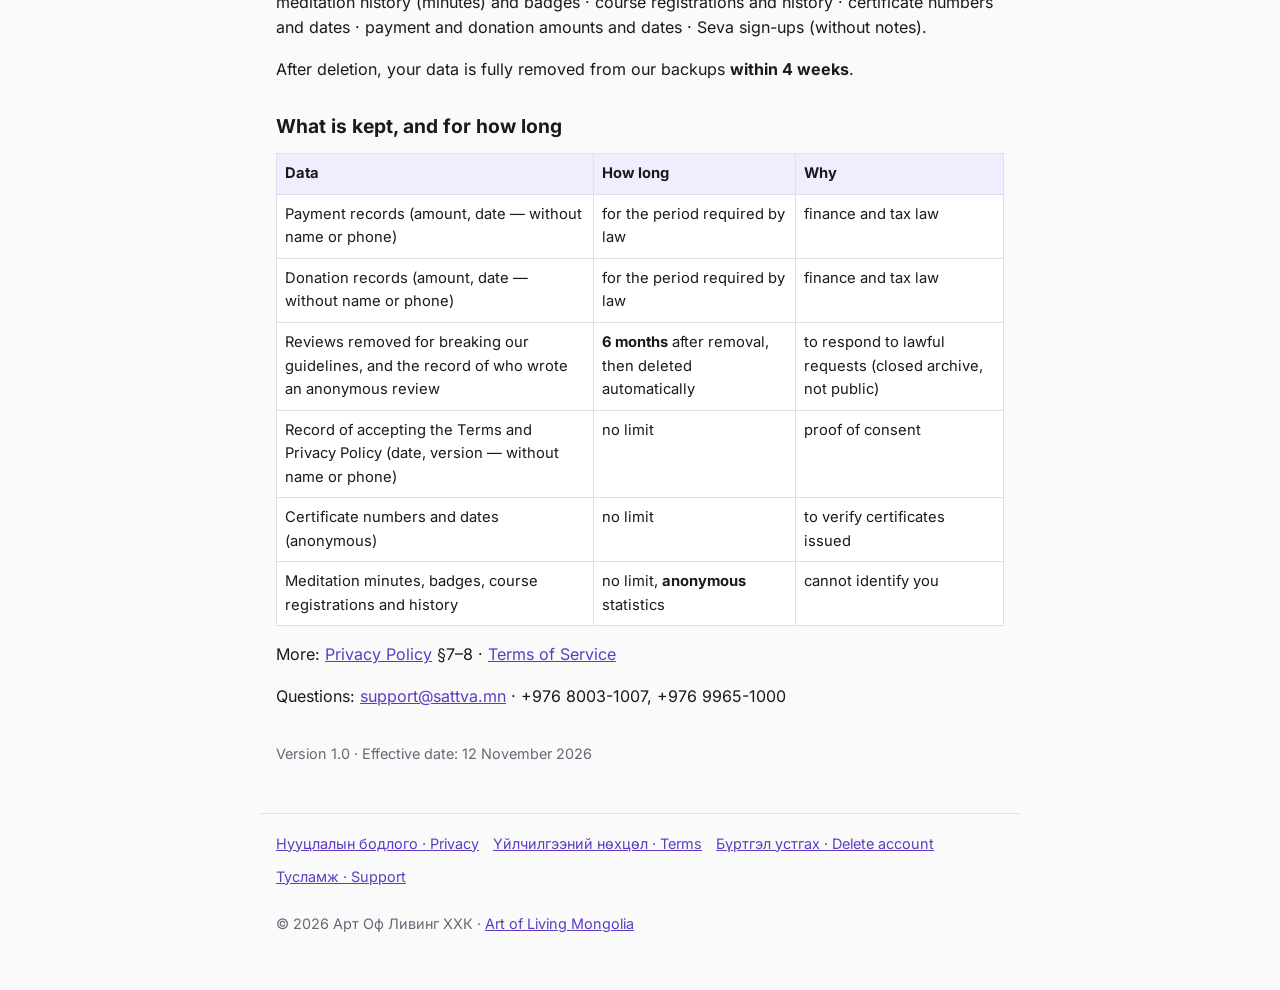
<file: delete-account/index.html>
<!doctype html>
<html lang="mn">
<head>
<meta charset="utf-8">
<meta name="viewport" content="width=device-width, initial-scale=1">
<title>Бүртгэл устгах · Delete account — Sattva Mongolia</title>
<link rel="canonical" href="https://sattva.mn/delete-account/">
<meta name="description" content="Sattva Mongolia бүртгэл, мэдээллээ устгах / Delete your Sattva Mongolia account">
<meta name="color-scheme" content="light dark">
<meta property="og:type" content="website">
<meta property="og:site_name" content="Sattva Mongolia">
<meta property="og:url" content="https://sattva.mn/delete-account/">
<meta property="og:locale" content="mn_MN">
<meta property="og:title" content="Бүртгэл устгах · Delete account — Sattva Mongolia">
<meta property="og:description" content="Sattva Mongolia бүртгэл, мэдээллээ устгах / Delete your Sattva Mongolia account">
<meta property="og:image" content="https://sattva.mn/og.jpg">
<meta property="og:image:width" content="1200">
<meta property="og:image:height" content="630">
<meta property="og:image:alt" content="Sattva Mongolia апп — Бясалгал, Мэдлэг">
<meta name="twitter:card" content="summary_large_image">
<link rel="icon" href="/favicon.ico" sizes="48x48">
<link rel="icon" href="/favicon.svg" type="image/svg+xml">
<link rel="apple-touch-icon" href="/apple-touch-icon.png">
<link rel="preload" href="/fonts/inter-cyrillic-400-normal.woff2" as="font" type="font/woff2" crossorigin>
<link rel="preload" href="/fonts/inter-cyrillic-700-normal.woff2" as="font" type="font/woff2" crossorigin>
<link rel="preload" href="/fonts/inter-latin-400-normal.woff2" as="font" type="font/woff2" crossorigin>
<link rel="preload" href="/fonts/inter-latin-700-normal.woff2" as="font" type="font/woff2" crossorigin>
<style>
@font-face{font-family:Inter;font-style:normal;font-weight:400;font-display:swap;src:url(/fonts/inter-cyrillic-ext-400-normal.woff2) format('woff2');unicode-range:U+0460-052F,U+1C80-1C8A,U+20B4,U+2DE0-2DFF,U+A640-A69F,U+FE2E-FE2F}
@font-face{font-family:Inter;font-style:normal;font-weight:400;font-display:swap;src:url(/fonts/inter-cyrillic-400-normal.woff2) format('woff2');unicode-range:U+0301,U+0400-045F,U+0490-0491,U+04B0-04B1,U+2116}
@font-face{font-family:Inter;font-style:normal;font-weight:400;font-display:swap;src:url(/fonts/inter-latin-ext-400-normal.woff2) format('woff2');unicode-range:U+0100-02BA,U+02BD-02C5,U+02C7-02CC,U+02CE-02D7,U+02DD-02FF,U+0304,U+0308,U+0329,U+1D00-1DBF,U+1E00-1E9F,U+1EF2-1EFF,U+2020,U+20A0-20AB,U+20AD-20C0,U+2113,U+2C60-2C7F,U+A720-A7FF}
@font-face{font-family:Inter;font-style:normal;font-weight:400;font-display:swap;src:url(/fonts/inter-latin-400-normal.woff2) format('woff2');unicode-range:U+0000-00FF,U+0131,U+0152-0153,U+02BB-02BC,U+02C6,U+02DA,U+02DC,U+0304,U+0308,U+0329,U+2000-206F,U+20AC,U+2122,U+2191,U+2193,U+2212,U+2215,U+FEFF,U+FFFD}
@font-face{font-family:Inter;font-style:normal;font-weight:500;font-display:swap;src:url(/fonts/inter-cyrillic-ext-500-normal.woff2) format('woff2');unicode-range:U+0460-052F,U+1C80-1C8A,U+20B4,U+2DE0-2DFF,U+A640-A69F,U+FE2E-FE2F}
@font-face{font-family:Inter;font-style:normal;font-weight:500;font-display:swap;src:url(/fonts/inter-cyrillic-500-normal.woff2) format('woff2');unicode-range:U+0301,U+0400-045F,U+0490-0491,U+04B0-04B1,U+2116}
@font-face{font-family:Inter;font-style:normal;font-weight:500;font-display:swap;src:url(/fonts/inter-latin-ext-500-normal.woff2) format('woff2');unicode-range:U+0100-02BA,U+02BD-02C5,U+02C7-02CC,U+02CE-02D7,U+02DD-02FF,U+0304,U+0308,U+0329,U+1D00-1DBF,U+1E00-1E9F,U+1EF2-1EFF,U+2020,U+20A0-20AB,U+20AD-20C0,U+2113,U+2C60-2C7F,U+A720-A7FF}
@font-face{font-family:Inter;font-style:normal;font-weight:500;font-display:swap;src:url(/fonts/inter-latin-500-normal.woff2) format('woff2');unicode-range:U+0000-00FF,U+0131,U+0152-0153,U+02BB-02BC,U+02C6,U+02DA,U+02DC,U+0304,U+0308,U+0329,U+2000-206F,U+20AC,U+2122,U+2191,U+2193,U+2212,U+2215,U+FEFF,U+FFFD}
@font-face{font-family:Inter;font-style:normal;font-weight:600;font-display:swap;src:url(/fonts/inter-cyrillic-ext-600-normal.woff2) format('woff2');unicode-range:U+0460-052F,U+1C80-1C8A,U+20B4,U+2DE0-2DFF,U+A640-A69F,U+FE2E-FE2F}
@font-face{font-family:Inter;font-style:normal;font-weight:600;font-display:swap;src:url(/fonts/inter-cyrillic-600-normal.woff2) format('woff2');unicode-range:U+0301,U+0400-045F,U+0490-0491,U+04B0-04B1,U+2116}
@font-face{font-family:Inter;font-style:normal;font-weight:600;font-display:swap;src:url(/fonts/inter-latin-ext-600-normal.woff2) format('woff2');unicode-range:U+0100-02BA,U+02BD-02C5,U+02C7-02CC,U+02CE-02D7,U+02DD-02FF,U+0304,U+0308,U+0329,U+1D00-1DBF,U+1E00-1E9F,U+1EF2-1EFF,U+2020,U+20A0-20AB,U+20AD-20C0,U+2113,U+2C60-2C7F,U+A720-A7FF}
@font-face{font-family:Inter;font-style:normal;font-weight:600;font-display:swap;src:url(/fonts/inter-latin-600-normal.woff2) format('woff2');unicode-range:U+0000-00FF,U+0131,U+0152-0153,U+02BB-02BC,U+02C6,U+02DA,U+02DC,U+0304,U+0308,U+0329,U+2000-206F,U+20AC,U+2122,U+2191,U+2193,U+2212,U+2215,U+FEFF,U+FFFD}
@font-face{font-family:Inter;font-style:normal;font-weight:700;font-display:swap;src:url(/fonts/inter-cyrillic-ext-700-normal.woff2) format('woff2');unicode-range:U+0460-052F,U+1C80-1C8A,U+20B4,U+2DE0-2DFF,U+A640-A69F,U+FE2E-FE2F}
@font-face{font-family:Inter;font-style:normal;font-weight:700;font-display:swap;src:url(/fonts/inter-cyrillic-700-normal.woff2) format('woff2');unicode-range:U+0301,U+0400-045F,U+0490-0491,U+04B0-04B1,U+2116}
@font-face{font-family:Inter;font-style:normal;font-weight:700;font-display:swap;src:url(/fonts/inter-latin-ext-700-normal.woff2) format('woff2');unicode-range:U+0100-02BA,U+02BD-02C5,U+02C7-02CC,U+02CE-02D7,U+02DD-02FF,U+0304,U+0308,U+0329,U+1D00-1DBF,U+1E00-1E9F,U+1EF2-1EFF,U+2020,U+20A0-20AB,U+20AD-20C0,U+2113,U+2C60-2C7F,U+A720-A7FF}
@font-face{font-family:Inter;font-style:normal;font-weight:700;font-display:swap;src:url(/fonts/inter-latin-700-normal.woff2) format('woff2');unicode-range:U+0000-00FF,U+0131,U+0152-0153,U+02BB-02BC,U+02C6,U+02DA,U+02DC,U+0304,U+0308,U+0329,U+2000-206F,U+20AC,U+2122,U+2191,U+2193,U+2212,U+2215,U+FEFF,U+FFFD}
@font-face{font-family:Inter;font-style:normal;font-weight:800;font-display:swap;src:url(/fonts/inter-cyrillic-ext-800-normal.woff2) format('woff2');unicode-range:U+0460-052F,U+1C80-1C8A,U+20B4,U+2DE0-2DFF,U+A640-A69F,U+FE2E-FE2F}
@font-face{font-family:Inter;font-style:normal;font-weight:800;font-display:swap;src:url(/fonts/inter-cyrillic-800-normal.woff2) format('woff2');unicode-range:U+0301,U+0400-045F,U+0490-0491,U+04B0-04B1,U+2116}
@font-face{font-family:Inter;font-style:normal;font-weight:800;font-display:swap;src:url(/fonts/inter-latin-ext-800-normal.woff2) format('woff2');unicode-range:U+0100-02BA,U+02BD-02C5,U+02C7-02CC,U+02CE-02D7,U+02DD-02FF,U+0304,U+0308,U+0329,U+1D00-1DBF,U+1E00-1E9F,U+1EF2-1EFF,U+2020,U+20A0-20AB,U+20AD-20C0,U+2113,U+2C60-2C7F,U+A720-A7FF}
@font-face{font-family:Inter;font-style:normal;font-weight:800;font-display:swap;src:url(/fonts/inter-latin-800-normal.woff2) format('woff2');unicode-range:U+0000-00FF,U+0131,U+0152-0153,U+02BB-02BC,U+02C6,U+02DA,U+02DC,U+0304,U+0308,U+0329,U+2000-206F,U+20AC,U+2122,U+2191,U+2193,U+2212,U+2215,U+FEFF,U+FFFD}
@font-face{font-family:"Inter Fallback";font-style:normal;font-weight:100 500;src:local("Arial"),local("ArialMT");size-adjust:106.5%;ascent-override:90.96%;descent-override:22.65%;line-gap-override:0%}
@font-face{font-family:"Inter Fallback";font-style:normal;font-weight:600 900;src:local("Arial Bold"),local("Arial-BoldMT");size-adjust:102%;ascent-override:94.98%;descent-override:23.65%;line-gap-override:0%}
</style>
<style>
:root{--bg:#FAFAFA;--surface:#FFFFFF;--ink:#1A1A1B;--ink2:#6B6676;--line:#E1DDE9;--primary:#764CDB;--link:#5F3BC4;--soft:#F2ECFF;--warn:#A34A08;--warnbg:#FFF1E6}
@media (prefers-color-scheme:dark){:root{--bg:#141119;--surface:#1E1A26;--ink:#F4F1FA;--ink2:#B4ADC4;--line:#3A3448;--primary:#A98BF5;--link:#C0A9FA;--soft:#2A2240;--warn:#F5A95C;--warnbg:#3A2A1A}}
*{box-sizing:border-box}
html{-webkit-text-size-adjust:100%}
body{margin:0;background:var(--bg);color:var(--ink);font:16px/1.6 "Inter","Inter Fallback",system-ui,-apple-system,"Segoe UI",Roboto,Arial,sans-serif}
header,main,footer{max-width:760px;margin:0 auto;padding:0 16px}
header{display:flex;justify-content:space-between;align-items:center;padding-top:16px;padding-bottom:16px;border-bottom:1px solid var(--line)}
.brand{font-weight:700;color:var(--ink);text-decoration:none}
.brand span{color:var(--primary)}
nav.lang a{margin-left:12px;display:inline-block;padding:4px 6px}
a{color:var(--link)}
h1{font-size:1.6rem;line-height:1.3;margin:28px 0 8px}
h2{font-size:1.2rem;margin:28px 0 8px}
h3{font-size:1.05rem;margin:20px 0 6px}
.meta{color:var(--ink2);font-size:.9rem}
.nw{white-space:nowrap}
.ver{margin-top:32px}
.lang-block+.lang-block{margin-top:48px;padding-top:8px;border-top:2px solid var(--line)}
.tw{overflow-x:auto;margin:12px 0}
table{border-collapse:collapse;width:100%;min-width:480px;background:var(--surface);font-size:.92rem}
th,td{border:1px solid var(--line);padding:8px;text-align:left;vertical-align:top}
th{background:var(--soft)}
mark.tbd{background:var(--warnbg);color:var(--warn);border-radius:4px;padding:0 3px;font-size:.92em}
ul,ol{padding-left:22px}
footer{margin-top:48px;padding-top:16px;padding-bottom:32px;border-top:1px solid var(--line);color:var(--ink2);font-size:.9rem}
footer a{margin-right:14px;display:inline-block;margin-bottom:6px;padding:2px 0;min-height:24px}
.skip{position:absolute;left:12px;top:-80px;z-index:60;background:#764CDB;color:#fff;font-weight:600;padding:10px 14px;border-radius:10px;text-decoration:none}
.skip:focus{top:12px}
</style>
<script>
if(/[?&]lang=en\b/.test(location.search)&&!location.hash){document.documentElement.lang="en";addEventListener("DOMContentLoaded",function(){var e=document.getElementById("en");if(e)e.scrollIntoView();});}
</script>
</head>
<body>
<a class="skip" href="#main">Агуулга руу алгасах · Skip to content</a>
<header><a class="brand" href="/">Sattva <span>Mongolia</span></a><nav class="lang"><a href="#mn">MN</a><a href="#en">EN</a></nav></header>
<main id="main">
<section class="lang-block" id="mn" lang="mn">
<h1>Бүртгэл устгах</h1>
<p><strong>Sattva Mongolia</strong> апп (хөгжүүлэгч: «Арт оф Ливинг ХХК»)</p>
<p>Та Sattva Mongolia-гийн бүртгэл, мэдээллээ хүссэн үедээ устгаж болно. Хүсэлт гаргаснаас хойш <strong>30 хоногийн</strong> дараа бүртгэл тань бүрмөсөн устна. Энэ хугацаанд бүртгэл хэвээр ажиллах бөгөөд та хүсэлтээ цуцалж болно.</p>
<h2>Апп-аас устгах</h2>
<ol><li>Sattva Mongolia-г нээгээд <strong>Профайл › Тохиргоо › Бүртгэл устгах</strong> руу орно.</li><li>Мэдээллээ хадгалах бол эхлээд <strong>«Мэдээллээ татаж авах»</strong> дарна — бүх мэдээлэл тань нэг файлаар бэлэн болно.</li><li><strong>«УСТГАХ»</strong> гэж бичиж батална. Интернэт холболт хэрэгтэй.</li></ol>
<h2>Апп-гүйгээр устгах</h2>
<p>Апп суулгаагүй эсвэл нэвтэрч чадахгүй бол бүртгэлтэй утасны дугаараа бичээд <a href="mailto:support@sattva.mn">support@sattva.mn</a> хаягаар имэйл илгээх, эсвэл <strong><span class="nw">8003-1007</span>, <span class="nw">9965-1000</span></strong> утсаар хүсэлт гаргана уу. Бид тухайн дугаарын эзэн мөн эсэхийг утсаар шалгана — <strong>нэвтрэх кодыг хэзээ ч асуухгүй.</strong> Шалгасны дараа апп-аас устгасантай адил 30 хоногийн дараа устна. Бид хүсэлтэд ажлын 3 өдөрт хариулна.</p>
<h2>Бодлоо өөрчилсөн бол</h2>
<p>30 хоногийн дотор ижил дугаараар нэвтэрч <strong>«Устгах хүсэлтээ цуцлах»</strong> дарвал бүртгэл тань хэвээр үлдэнэ.</p>
<h2>Юу устах вэ</h2>
<ul><li>Нэр, имэйл, утасны дугаар, хүйс.</li><li>Нэвтрэлт, мэдэгдэл илгээх бүртгэл.</li><li>«Миний аялал»-ын тэмдэглэл, явц.</li><li>Дуртай, Миний жагсаалт, сануулга.</li><li>Курсын ирцийн бүртгэл, курсын бүртгэлийн имэйл, таны илгээсэн нотлох зураг.</li><li>Таны бичсэн <strong>төгсөгчийн сэтгэгдэл</strong> (бүрэн устна), таны мэдээлсэн, нуусан сэтгэгдлийн бүртгэл.</li><li>Сатсангийн «Оролцоно», Сева тэмдэглэл.</li><li>Таны илгээсэн «Асуудал мэдээлэх», дэлгэцийн зураг.</li><li>Ажилтны таны тухай тэмдэглэл.</li><li>Идэвхтэй гишүүнчлэл цуцлагдана (дахин төлөгдөхгүй); идэвхтэй курсын бүртгэл цуцлагдана.</li></ul>
<h2>Нэргүй болж үлдэнэ</h2>
<p>Дараах бичлэг таны нэр, утас, имэйлээс салж, <strong>хэн болохыг тогтоох боломжгүй</strong> болно: бясалгалын түүх (минут), тэмдэг · курсын бүртгэл, түүх · гэрчилгээний дугаар, огноо · төлбөр, хандивын дүн, огноо · Сева бүртгэл (тэмдэглэлгүй).</p>
<p>Устгасны дараа нөөц хуулбараас <strong>4 долоо хоногийн дотор</strong> бүрэн арилна.</p>
<h2>Юу, хэр удаан хадгалагдах вэ</h2>
<div class="tw"><table><thead><tr><th>Мэдээлэл</th><th>Хугацаа</th><th>Яагаад</th></tr></thead><tbody><tr><td>Төлбөрийн бичлэг (дүн, огноо — нэр, утасгүй)</td><td>хуулиар тогтоосон хугацаанд</td><td>санхүү, татварын хууль</td></tr><tr><td>Хандивын бичлэг (дүн, огноо — нэр, утасгүй)</td><td>хуулиар тогтоосон хугацаанд</td><td>санхүү, татварын хууль</td></tr><tr><td>Журам зөрчсөн гэж хасагдсан сэтгэгдэл, нэргүй сэтгэгдлийн зохиогчийн бүртгэл</td><td>хасагдсанаас хойш <strong>6 сар</strong>, дараа нь автоматаар устна</td><td>хууль ёсны хүсэлтэд хариулах (хаалттай архив, нийтэд харагдахгүй)</td></tr><tr><td>Нөхцөл, нууцлалын бодлогыг зөвшөөрсөн бүртгэл (огноо, хувилбар — нэр, утасгүй)</td><td>хугацаагүй</td><td>зөвшөөрөл авсны нотолгоо</td></tr><tr><td>Гэрчилгээний дугаар, огноо (нэргүй)</td><td>хугацаагүй</td><td>олгосон гэрчилгээг шалгах</td></tr><tr><td>Бясалгалын минут, тэмдэг, курсын бүртгэл, түүх</td><td>хугацаагүй, <strong>нэргүй</strong> статистик</td><td>таныг тогтоох боломжгүй</td></tr></tbody></table></div>
<p>Дэлгэрэнгүй: <a href="/privacy">Нууцлалын бодлого</a> §7–8 · <a href="/terms">Үйлчилгээний нөхцөл</a></p>
<p>Асуулт: <a href="mailto:support@sattva.mn">support@sattva.mn</a> · <span class="nw">8003-1007</span>, <span class="nw">9965-1000</span></p><p class="meta ver">Хувилбар 1.0 · Мөрдөх огноо: 2026 оны 11-р сарын 12</p>
</section>
<section class="lang-block" id="en" lang="en">
<h1>Delete account</h1>
<p><strong>Sattva Mongolia</strong> app (developer: Art of Living LLC)</p>
<p>You can delete your Sattva Mongolia account and data at any time. Your account is permanently deleted <strong>30 days</strong> after you request it. Until then, your account keeps working and you can cancel the request.</p>
<h2>Delete in the app</h2>
<ol><li>Open Sattva Mongolia and go to <strong>Profile › Settings › Delete account</strong>.</li><li>To keep a copy, first tap <strong>“Download my data”</strong> — all your data is prepared as one file.</li><li>Type <strong>“DELETE”</strong> to confirm. An internet connection is needed.</li></ol>
<h2>Delete without the app</h2>
<p>If you don’t have the app or can’t sign in, email <a href="mailto:support@sattva.mn">support@sattva.mn</a> with your registered phone number, or call <strong><span class="nw">+976 8003-1007</span>, <span class="nw">+976 9965-1000</span></strong>. We’ll call to confirm you own that number — <strong>we will never ask for your sign-in code.</strong> Once confirmed, your account is deleted after 30 days, just as in the app. We reply to requests within 3 working days.</p>
<h2>Changed your mind?</h2>
<p>Within 30 days, sign in with the same number and tap <strong>“Cancel deletion”</strong> — your account stays.</p>
<h2>What is deleted</h2>
<ul><li>Your name, email, phone number and gender.</li><li>Sign-ins and notification registrations.</li><li>“My Journey” records and progress.</li><li>Favourites, My list and reminders.</li><li>Course attendance records, the email on your course registrations, and proof photos you sent.</li><li>Your <strong>graduate reviews</strong> (deleted completely), and the reviews you reported or hid.</li><li>Satsang “Going” and Seva notes.</li><li>Problem reports and screenshots you sent.</li><li>Staff notes about you.</li><li>Any active membership is cancelled (no further charges); any active course registration is cancelled.</li></ul>
<h2>What stays, anonymised</h2>
<p>These records are separated from your name, phone and email so they <strong>cannot identify you</strong>: meditation history (minutes) and badges · course registrations and history · certificate numbers and dates · payment and donation amounts and dates · Seva sign-ups (without notes).</p>
<p>After deletion, your data is fully removed from our backups <strong>within 4 weeks</strong>.</p>
<h2>What is kept, and for how long</h2>
<div class="tw"><table><thead><tr><th>Data</th><th>How long</th><th>Why</th></tr></thead><tbody><tr><td>Payment records (amount, date — without name or phone)</td><td>for the period required by law</td><td>finance and tax law</td></tr><tr><td>Donation records (amount, date — without name or phone)</td><td>for the period required by law</td><td>finance and tax law</td></tr><tr><td>Reviews removed for breaking our guidelines, and the record of who wrote an anonymous review</td><td><strong>6 months</strong> after removal, then deleted automatically</td><td>to respond to lawful requests (closed archive, not public)</td></tr><tr><td>Record of accepting the Terms and Privacy Policy (date, version — without name or phone)</td><td>no limit</td><td>proof of consent</td></tr><tr><td>Certificate numbers and dates (anonymous)</td><td>no limit</td><td>to verify certificates issued</td></tr><tr><td>Meditation minutes, badges, course registrations and history</td><td>no limit, <strong>anonymous</strong> statistics</td><td>cannot identify you</td></tr></tbody></table></div>
<p>More: <a href="/privacy">Privacy Policy</a> §7–8 · <a href="/terms">Terms of Service</a></p>
<p>Questions: <a href="mailto:support@sattva.mn">support@sattva.mn</a> · <span class="nw">+976 8003-1007</span>, <span class="nw">+976 9965-1000</span></p><p class="meta ver">Version 1.0 · Effective date: 12 November 2026</p>
</section>
</main>
<footer><a href="/privacy">Нууцлалын бодлого · Privacy</a><a href="/terms">Үйлчилгээний нөхцөл · Terms</a><a href="/delete-account">Бүртгэл устгах · Delete account</a><a href="/support">Тусламж · Support</a><p>© 2026 Арт Оф Ливинг ХХК · <a href="https://www.artofliving.org/mn-mn">Art of Living Mongolia</a></p></footer>
</body>
</html>
</file>
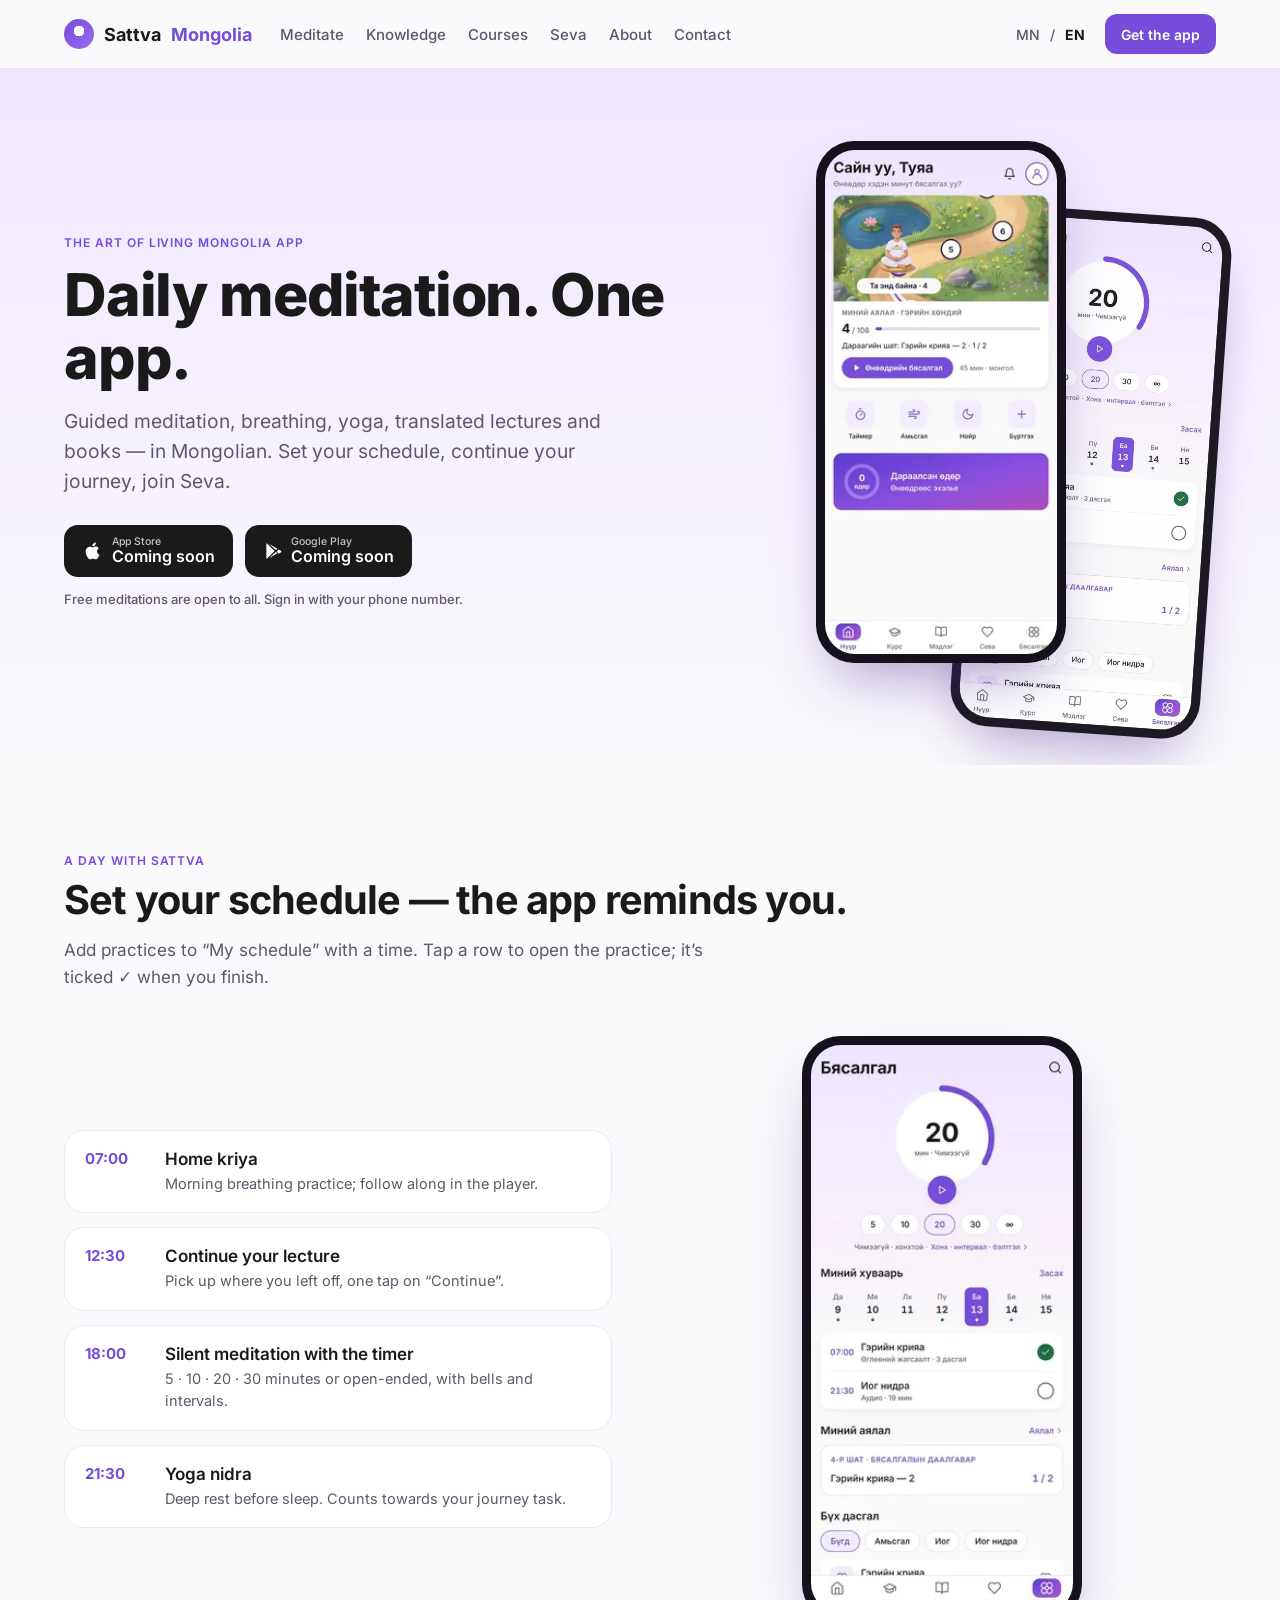
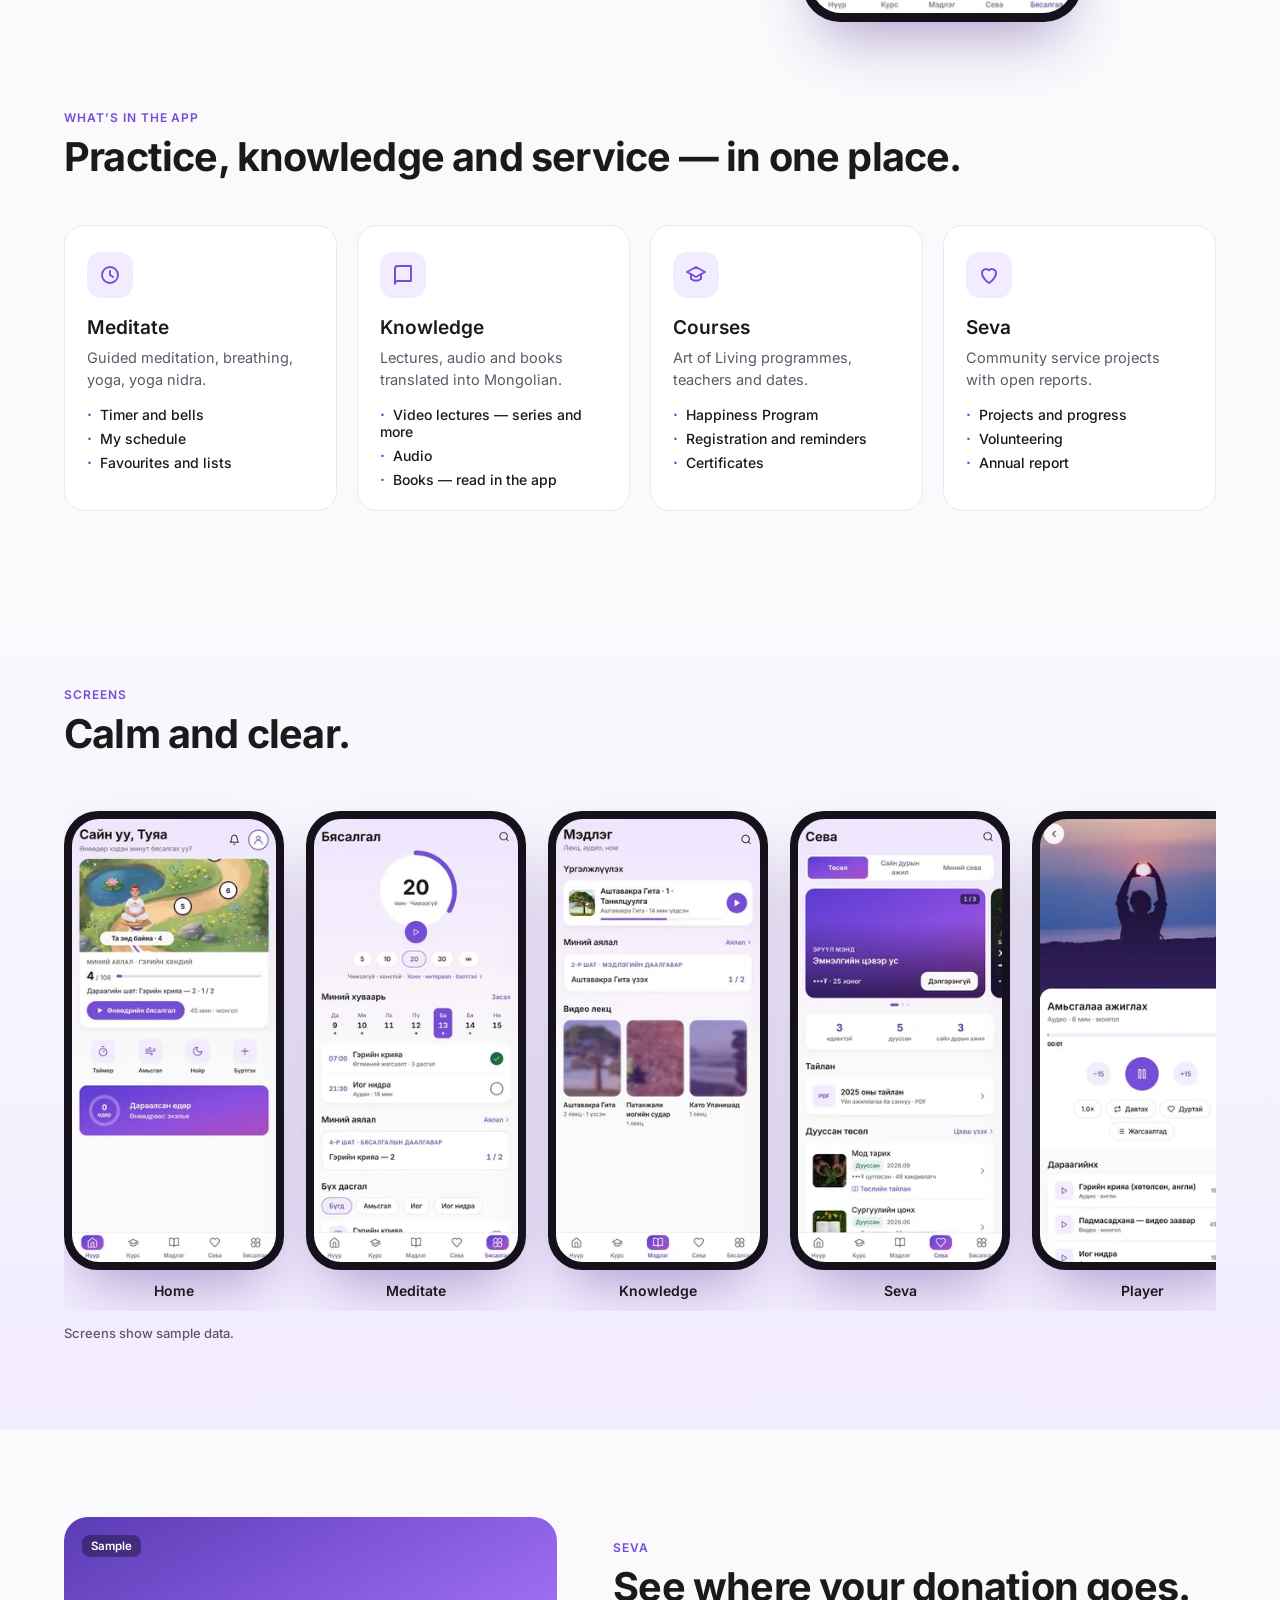
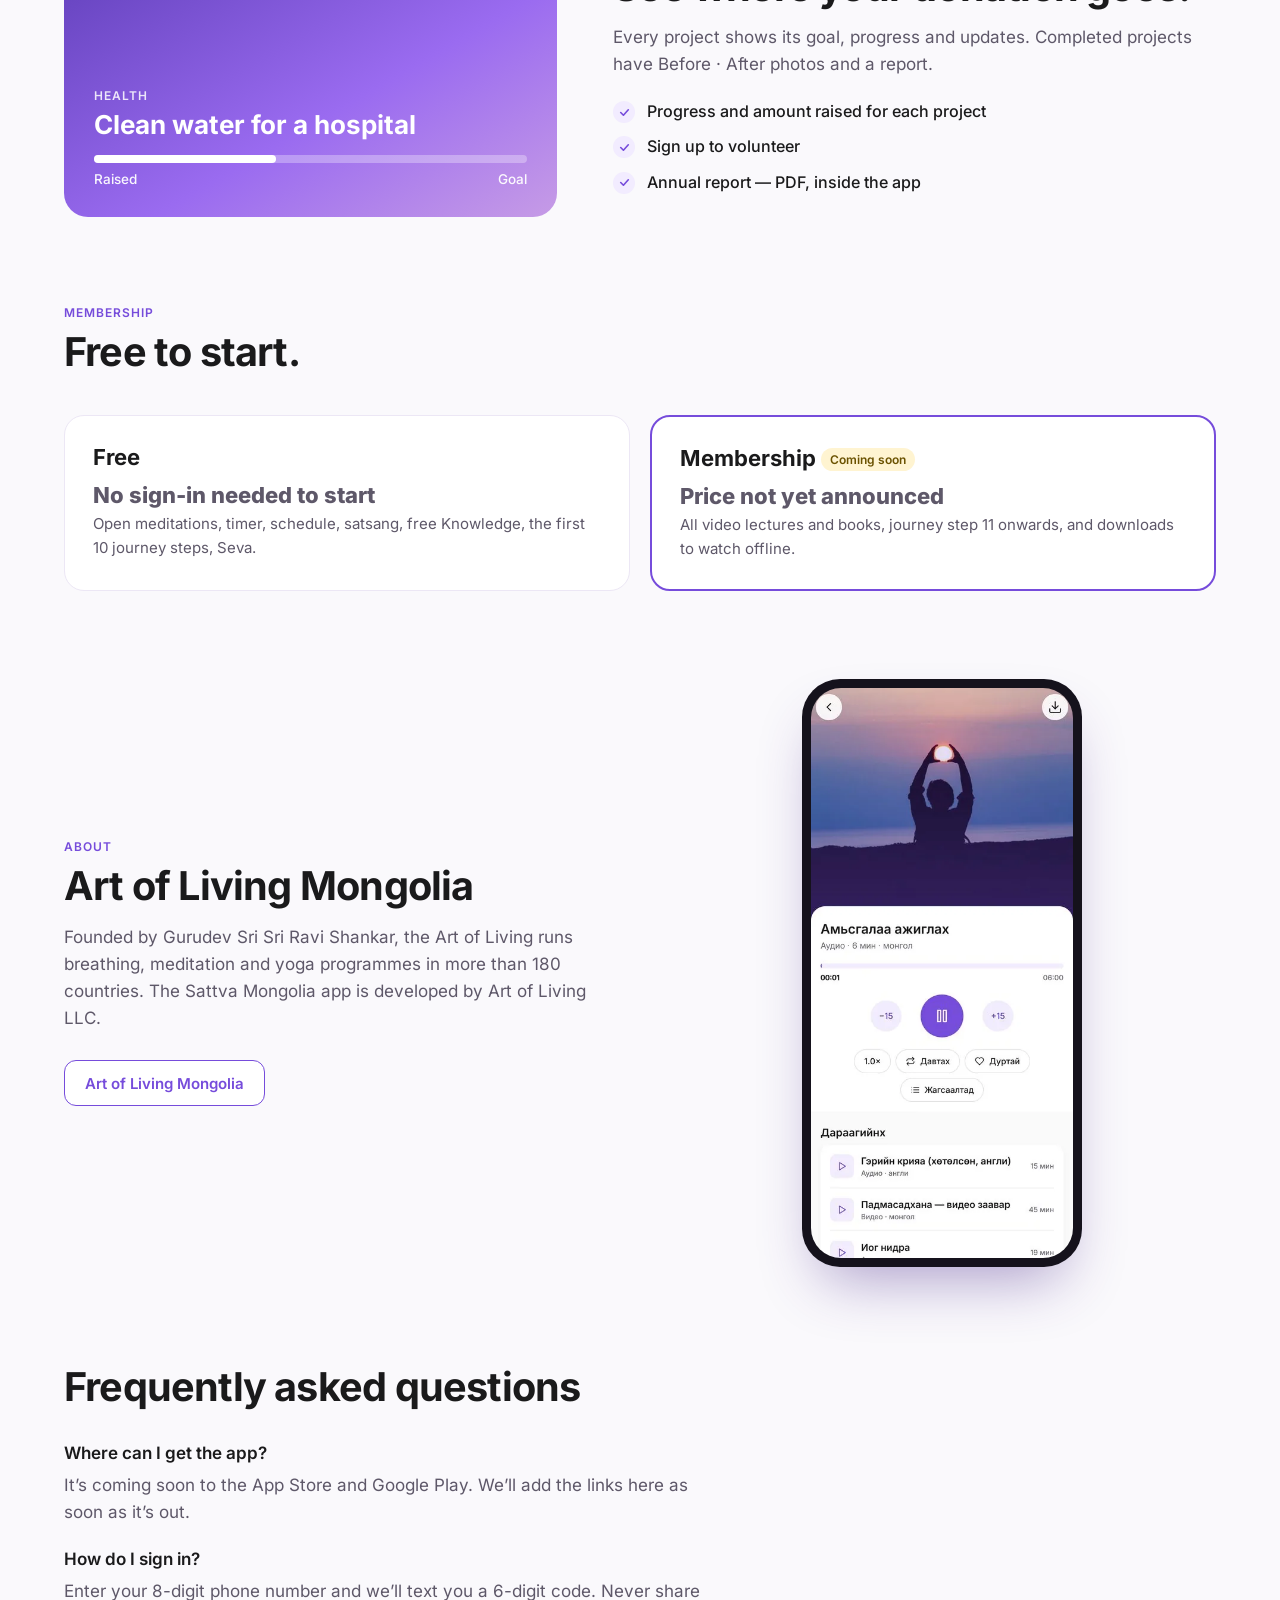
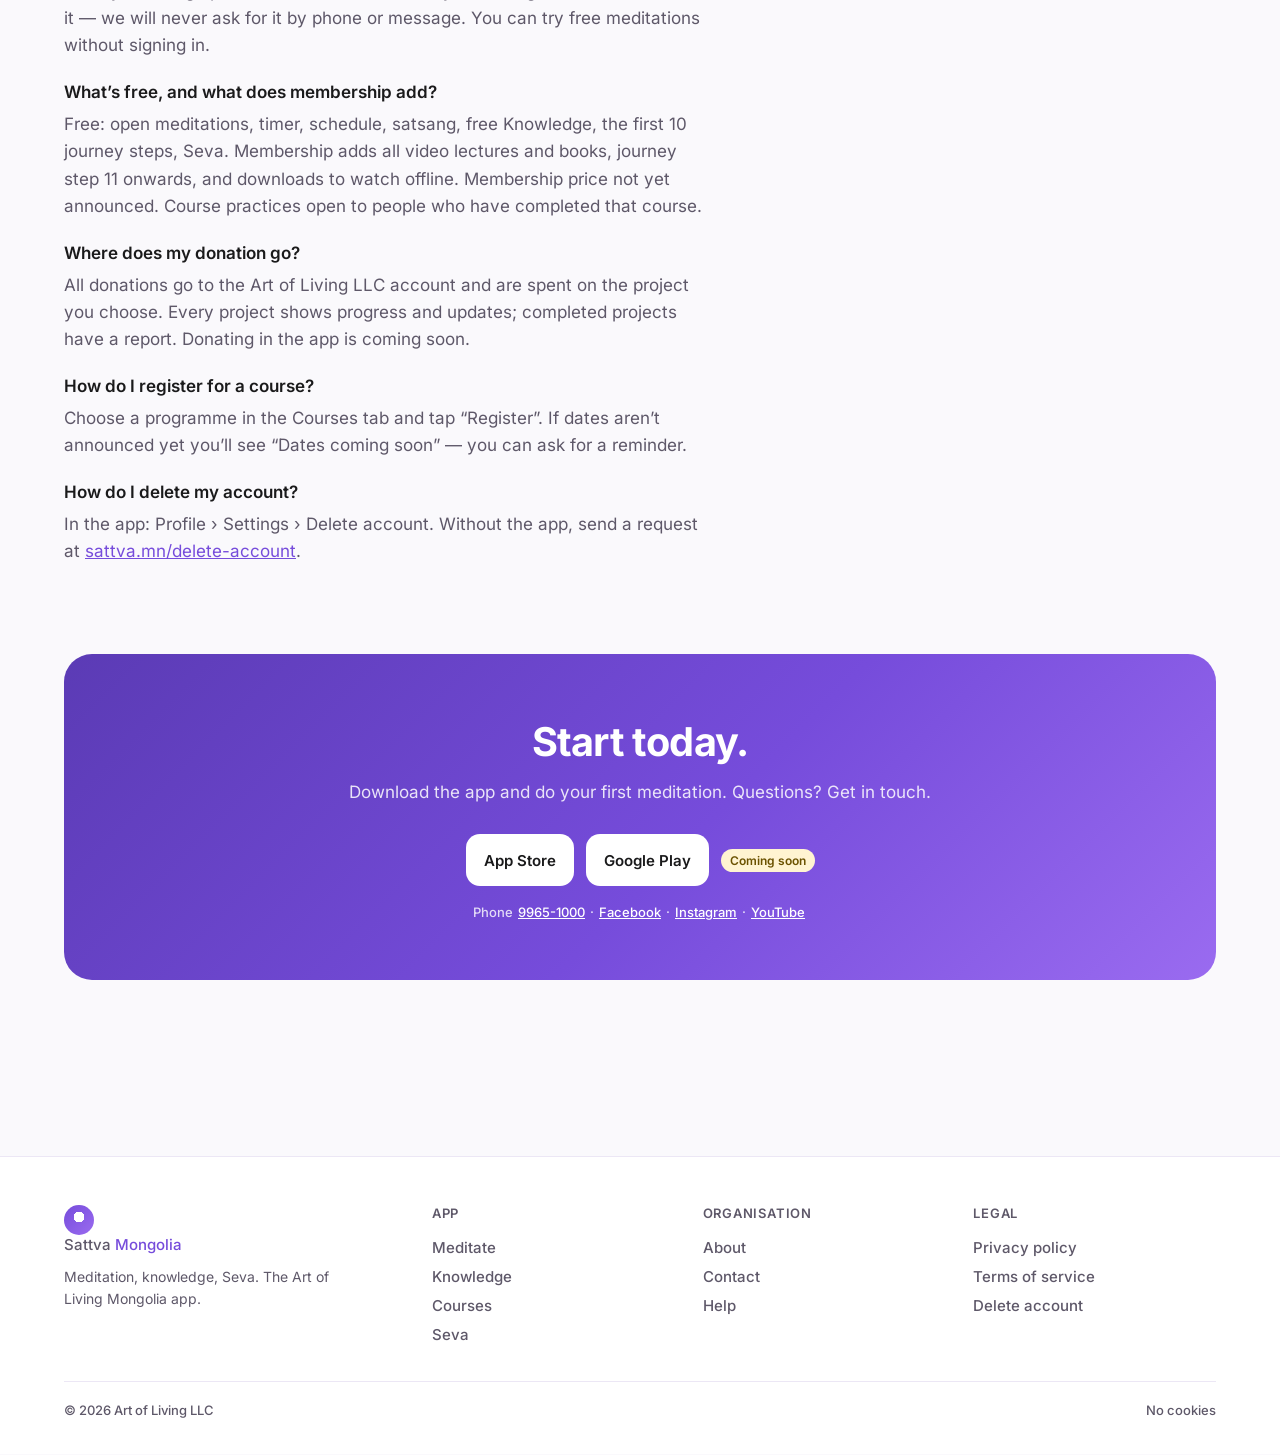
<file: en/index.html>
<!doctype html>
<html lang="en">
<head>
<meta charset="utf-8">
<meta name="viewport" content="width=device-width,initial-scale=1">
<title>Sattva Mongolia — meditation, knowledge, Seva</title>
<meta name="description" content="The Art of Living Mongolia app: guided meditation, breathing, yoga, translated lectures and books, and Seva — in Mongolian.">
<link rel="canonical" href="https://sattva.mn/en/">
<meta property="og:type" content="website">
<meta property="og:site_name" content="Sattva Mongolia">
<meta property="og:url" content="https://sattva.mn/en/">
<meta property="og:locale" content="en_GB">
<meta property="og:title" content="Sattva Mongolia">
<meta property="og:description" content="Daily meditation. One app.">
<meta property="og:image" content="https://sattva.mn/og.jpg">
<meta property="og:image:width" content="1200">
<meta property="og:image:height" content="630">
<meta property="og:image:alt" content="Sattva Mongolia app — Meditate, Knowledge">
<meta name="twitter:card" content="summary_large_image">
<meta name="theme-color" content="#764CDB">
<link rel="icon" href="/favicon.ico" sizes="48x48">
<link rel="icon" href="/favicon.svg" type="image/svg+xml">
<link rel="apple-touch-icon" href="/apple-touch-icon.png">
<link rel="alternate" hreflang="mn" href="https://sattva.mn/">
<link rel="alternate" hreflang="en" href="https://sattva.mn/en/">
<link rel="alternate" hreflang="x-default" href="https://sattva.mn/">
<link rel="preload" href="/fonts/inter-cyrillic-400-normal.woff2" as="font" type="font/woff2" crossorigin>
<link rel="preload" href="/fonts/inter-cyrillic-700-normal.woff2" as="font" type="font/woff2" crossorigin>
<link rel="preload" href="/fonts/inter-latin-400-normal.woff2" as="font" type="font/woff2" crossorigin>
<link rel="preload" href="/fonts/inter-latin-700-normal.woff2" as="font" type="font/woff2" crossorigin>
<style>
@font-face{font-family:Inter;font-style:normal;font-weight:400;font-display:swap;src:url(/fonts/inter-cyrillic-ext-400-normal.woff2) format('woff2');unicode-range:U+0460-052F,U+1C80-1C8A,U+20B4,U+2DE0-2DFF,U+A640-A69F,U+FE2E-FE2F}
@font-face{font-family:Inter;font-style:normal;font-weight:400;font-display:swap;src:url(/fonts/inter-cyrillic-400-normal.woff2) format('woff2');unicode-range:U+0301,U+0400-045F,U+0490-0491,U+04B0-04B1,U+2116}
@font-face{font-family:Inter;font-style:normal;font-weight:400;font-display:swap;src:url(/fonts/inter-latin-ext-400-normal.woff2) format('woff2');unicode-range:U+0100-02BA,U+02BD-02C5,U+02C7-02CC,U+02CE-02D7,U+02DD-02FF,U+0304,U+0308,U+0329,U+1D00-1DBF,U+1E00-1E9F,U+1EF2-1EFF,U+2020,U+20A0-20AB,U+20AD-20C0,U+2113,U+2C60-2C7F,U+A720-A7FF}
@font-face{font-family:Inter;font-style:normal;font-weight:400;font-display:swap;src:url(/fonts/inter-latin-400-normal.woff2) format('woff2');unicode-range:U+0000-00FF,U+0131,U+0152-0153,U+02BB-02BC,U+02C6,U+02DA,U+02DC,U+0304,U+0308,U+0329,U+2000-206F,U+20AC,U+2122,U+2191,U+2193,U+2212,U+2215,U+FEFF,U+FFFD}
@font-face{font-family:Inter;font-style:normal;font-weight:500;font-display:swap;src:url(/fonts/inter-cyrillic-ext-500-normal.woff2) format('woff2');unicode-range:U+0460-052F,U+1C80-1C8A,U+20B4,U+2DE0-2DFF,U+A640-A69F,U+FE2E-FE2F}
@font-face{font-family:Inter;font-style:normal;font-weight:500;font-display:swap;src:url(/fonts/inter-cyrillic-500-normal.woff2) format('woff2');unicode-range:U+0301,U+0400-045F,U+0490-0491,U+04B0-04B1,U+2116}
@font-face{font-family:Inter;font-style:normal;font-weight:500;font-display:swap;src:url(/fonts/inter-latin-ext-500-normal.woff2) format('woff2');unicode-range:U+0100-02BA,U+02BD-02C5,U+02C7-02CC,U+02CE-02D7,U+02DD-02FF,U+0304,U+0308,U+0329,U+1D00-1DBF,U+1E00-1E9F,U+1EF2-1EFF,U+2020,U+20A0-20AB,U+20AD-20C0,U+2113,U+2C60-2C7F,U+A720-A7FF}
@font-face{font-family:Inter;font-style:normal;font-weight:500;font-display:swap;src:url(/fonts/inter-latin-500-normal.woff2) format('woff2');unicode-range:U+0000-00FF,U+0131,U+0152-0153,U+02BB-02BC,U+02C6,U+02DA,U+02DC,U+0304,U+0308,U+0329,U+2000-206F,U+20AC,U+2122,U+2191,U+2193,U+2212,U+2215,U+FEFF,U+FFFD}
@font-face{font-family:Inter;font-style:normal;font-weight:600;font-display:swap;src:url(/fonts/inter-cyrillic-ext-600-normal.woff2) format('woff2');unicode-range:U+0460-052F,U+1C80-1C8A,U+20B4,U+2DE0-2DFF,U+A640-A69F,U+FE2E-FE2F}
@font-face{font-family:Inter;font-style:normal;font-weight:600;font-display:swap;src:url(/fonts/inter-cyrillic-600-normal.woff2) format('woff2');unicode-range:U+0301,U+0400-045F,U+0490-0491,U+04B0-04B1,U+2116}
@font-face{font-family:Inter;font-style:normal;font-weight:600;font-display:swap;src:url(/fonts/inter-latin-ext-600-normal.woff2) format('woff2');unicode-range:U+0100-02BA,U+02BD-02C5,U+02C7-02CC,U+02CE-02D7,U+02DD-02FF,U+0304,U+0308,U+0329,U+1D00-1DBF,U+1E00-1E9F,U+1EF2-1EFF,U+2020,U+20A0-20AB,U+20AD-20C0,U+2113,U+2C60-2C7F,U+A720-A7FF}
@font-face{font-family:Inter;font-style:normal;font-weight:600;font-display:swap;src:url(/fonts/inter-latin-600-normal.woff2) format('woff2');unicode-range:U+0000-00FF,U+0131,U+0152-0153,U+02BB-02BC,U+02C6,U+02DA,U+02DC,U+0304,U+0308,U+0329,U+2000-206F,U+20AC,U+2122,U+2191,U+2193,U+2212,U+2215,U+FEFF,U+FFFD}
@font-face{font-family:Inter;font-style:normal;font-weight:700;font-display:swap;src:url(/fonts/inter-cyrillic-ext-700-normal.woff2) format('woff2');unicode-range:U+0460-052F,U+1C80-1C8A,U+20B4,U+2DE0-2DFF,U+A640-A69F,U+FE2E-FE2F}
@font-face{font-family:Inter;font-style:normal;font-weight:700;font-display:swap;src:url(/fonts/inter-cyrillic-700-normal.woff2) format('woff2');unicode-range:U+0301,U+0400-045F,U+0490-0491,U+04B0-04B1,U+2116}
@font-face{font-family:Inter;font-style:normal;font-weight:700;font-display:swap;src:url(/fonts/inter-latin-ext-700-normal.woff2) format('woff2');unicode-range:U+0100-02BA,U+02BD-02C5,U+02C7-02CC,U+02CE-02D7,U+02DD-02FF,U+0304,U+0308,U+0329,U+1D00-1DBF,U+1E00-1E9F,U+1EF2-1EFF,U+2020,U+20A0-20AB,U+20AD-20C0,U+2113,U+2C60-2C7F,U+A720-A7FF}
@font-face{font-family:Inter;font-style:normal;font-weight:700;font-display:swap;src:url(/fonts/inter-latin-700-normal.woff2) format('woff2');unicode-range:U+0000-00FF,U+0131,U+0152-0153,U+02BB-02BC,U+02C6,U+02DA,U+02DC,U+0304,U+0308,U+0329,U+2000-206F,U+20AC,U+2122,U+2191,U+2193,U+2212,U+2215,U+FEFF,U+FFFD}
@font-face{font-family:Inter;font-style:normal;font-weight:800;font-display:swap;src:url(/fonts/inter-cyrillic-ext-800-normal.woff2) format('woff2');unicode-range:U+0460-052F,U+1C80-1C8A,U+20B4,U+2DE0-2DFF,U+A640-A69F,U+FE2E-FE2F}
@font-face{font-family:Inter;font-style:normal;font-weight:800;font-display:swap;src:url(/fonts/inter-cyrillic-800-normal.woff2) format('woff2');unicode-range:U+0301,U+0400-045F,U+0490-0491,U+04B0-04B1,U+2116}
@font-face{font-family:Inter;font-style:normal;font-weight:800;font-display:swap;src:url(/fonts/inter-latin-ext-800-normal.woff2) format('woff2');unicode-range:U+0100-02BA,U+02BD-02C5,U+02C7-02CC,U+02CE-02D7,U+02DD-02FF,U+0304,U+0308,U+0329,U+1D00-1DBF,U+1E00-1E9F,U+1EF2-1EFF,U+2020,U+20A0-20AB,U+20AD-20C0,U+2113,U+2C60-2C7F,U+A720-A7FF}
@font-face{font-family:Inter;font-style:normal;font-weight:800;font-display:swap;src:url(/fonts/inter-latin-800-normal.woff2) format('woff2');unicode-range:U+0000-00FF,U+0131,U+0152-0153,U+02BB-02BC,U+02C6,U+02DA,U+02DC,U+0304,U+0308,U+0329,U+2000-206F,U+20AC,U+2122,U+2191,U+2193,U+2212,U+2215,U+FEFF,U+FFFD}
@font-face{font-family:"Inter Fallback";font-style:normal;font-weight:100 500;src:local("Arial"),local("ArialMT");size-adjust:106.5%;ascent-override:90.96%;descent-override:22.65%;line-gap-override:0%}
@font-face{font-family:"Inter Fallback";font-style:normal;font-weight:600 900;src:local("Arial Bold"),local("Arial-BoldMT");size-adjust:102%;ascent-override:94.98%;descent-override:23.65%;line-gap-override:0%}
</style>
<style>
:root{
  --p:#764CDB; --p2:#9A6BF0; --pSoft:#F2ECFF; --ink:#1A1A1B; --ink2:#5E5869; --ink3:#8A8494;
  --line:#ECE7F5; --bg:#FAF9FC; --surface:#FFFFFF; --ok:#1F8A5B; --soonBg:#FFF4D1; --soonFg:#6B5200;
  --r:20px; --font:"Inter","Inter Fallback",system-ui,-apple-system,"Segoe UI",sans-serif;
}
*{box-sizing:border-box;margin:0;padding:0}
body{font-family:var(--font);color:var(--ink);background:var(--bg);-webkit-font-smoothing:antialiased}
a{color:inherit;text-decoration:none}
.wrap{max-width:1200px;margin:0 auto;padding:0 24px}
.draft{position:fixed;top:12px;right:12px;z-index:50;background:#C62828;color:#fff;font:700 12px var(--font);padding:5px 10px;border-radius:8px}
/* header */
header{position:sticky;top:0;z-index:20;background:rgba(250,249,252,.85);backdrop-filter:blur(10px);border-bottom:1px solid var(--line)}
.nav{display:flex;align-items:center;gap:28px;height:68px}
.logo{display:flex;align-items:center;gap:10px;font:700 18px var(--font);white-space:nowrap}
.logo i{width:30px;height:30px;border-radius:50%;background:radial-gradient(circle at 50% 40%,#fff 0 22%,transparent 23%),linear-gradient(135deg,var(--p),var(--p2));display:block}
.logo span{color:var(--p)}
.links{display:flex;gap:22px;font:500 15px var(--font);color:var(--ink2)}
.links a{padding:4px 0}.links a:hover{color:var(--p)}
.right{margin-left:auto;display:flex;align-items:center;gap:14px;font:500 14px var(--font)}
.lang b{color:var(--ink)} .lang{color:var(--ink2)}
.btn{display:inline-flex;align-items:center;gap:8px;height:46px;padding:0 20px;border-radius:12px;font:600 15px var(--font);background:var(--p);color:#fff;white-space:nowrap}
.btn.sm{height:40px;padding:0 16px;font-size:14px}
.btn.ghost{background:var(--surface);color:var(--p);border:1.5px solid var(--p)}
.btn.store{background:var(--ink);color:#fff;height:52px;padding:0 18px;border-radius:14px}
.btn.store small{display:block;font:500 10.5px var(--font);opacity:.75}
.btn.store b{display:block;font:600 16px var(--font);line-height:1.1}
.soon{display:inline-block;background:var(--soonBg);color:var(--soonFg);font:600 12px var(--font);padding:4px 9px;border-radius:999px;vertical-align:middle}
/* hero */
.hero{background:linear-gradient(180deg,#EFE7FF 0%,#F7F2FF 55%,var(--bg) 100%);overflow:hidden}
.heroIn{display:grid;grid-template-columns:1.1fr .9fr;gap:40px;align-items:center;padding:72px 24px 64px}
.eyebrow{font:600 12px var(--font);letter-spacing:.08em;text-transform:uppercase;color:var(--p)}
h1{font:800 clamp(36px,4.6vw,60px)/1.06 var(--font);letter-spacing:-.02em;margin:14px 0 18px}
.lead{font:400 clamp(17px,1.5vw,20px)/1.55 var(--font);color:var(--ink2);max-width:560px}
.cta{display:flex;flex-wrap:wrap;gap:12px;margin-top:28px;align-items:center}
.note{font:500 13px var(--font);color:var(--ink2);margin-top:14px}
.phones{position:relative;height:560px}
.phone{position:absolute;width:250px;border-radius:38px;padding:9px;background:#15121C;box-shadow:0 30px 60px -20px rgba(70,40,140,.45)}
.phone picture{display:block}.phone img{display:block;width:100%;height:auto;border-radius:30px}
.phone.a{right:150px;top:0;z-index:2}
.phone.b{right:0;top:70px;transform:rotate(4deg);opacity:.96}
/* sections */
section{padding:88px 0}
.h2{font:700 clamp(28px,3.1vw,40px)/1.14 var(--font);letter-spacing:-.02em;margin:10px 0 14px}
.sub{font:400 17px/1.6 var(--font);color:var(--ink2);max-width:640px}
/* day */
.day{display:grid;grid-template-columns:1fr 1fr;gap:56px;align-items:center;margin-top:44px}
.steps{display:flex;flex-direction:column;gap:14px}
.step{display:grid;grid-template-columns:64px 1fr;gap:16px;background:var(--surface);border:1px solid var(--line);border-radius:var(--r);padding:18px 20px}
.step .t{font:700 15px var(--font);color:var(--p)}
.step b{font:600 17px var(--font);display:block}
.step p{font:400 14.5px/1.5 var(--font);color:var(--ink2);margin-top:4px}
.dayPhone{display:flex;justify-content:center}
.dayPhone .phone{position:static;width:280px}
/* features */
.grid4{display:grid;grid-template-columns:repeat(4,1fr);gap:20px;margin-top:44px}
.card{background:var(--surface);border:1px solid var(--line);border-radius:var(--r);padding:26px 22px 22px;display:flex;flex-direction:column}
.ic{width:46px;height:46px;border-radius:14px;background:var(--pSoft);display:flex;align-items:center;justify-content:center;margin-bottom:18px}
.ic svg{width:24px;height:24px;stroke:var(--p);fill:none;stroke-width:1.9;stroke-linecap:round;stroke-linejoin:round}
.card h3{font:600 19px var(--font);margin-bottom:8px}
.card p{font:400 14.5px/1.55 var(--font);color:var(--ink2)}
.card ul{list-style:none;margin-top:14px;display:flex;flex-direction:column;gap:7px;font:500 14px var(--font)}
.card li:before{content:"·";color:var(--p);font-weight:800;margin-right:8px}
/* screens */
.screens{background:linear-gradient(180deg,var(--bg),#F2ECFF)}
.strip{display:flex;gap:22px;overflow-x:auto;padding:40px 4px 12px;scroll-snap-type:x mandatory}
.strip figure{flex:none;width:220px;scroll-snap-align:start}
.strip .phone{position:static;width:220px;border-radius:34px;padding:8px}
.strip .phone img{border-radius:27px}
.strip figcaption{text-align:center;font:600 14px var(--font);margin-top:12px}
/* seva */
.seva{display:grid;grid-template-columns:.9fr 1.1fr;gap:56px;align-items:center}
.sevaCard{background:linear-gradient(150deg,#5B3BB5,#9A6BF0 60%,#C69BE6);color:#fff;border-radius:24px;padding:30px;min-height:300px;display:flex;flex-direction:column;justify-content:flex-end;position:relative}
.sevaCard small{font:600 12px var(--font);letter-spacing:.08em;opacity:.85}
.sevaCard h3{font:700 26px/1.2 var(--font);margin:6px 0 14px}
.bar{height:8px;border-radius:9px;background:rgba(255,255,255,.3)}.bar i{display:block;height:100%;width:42%;border-radius:9px;background:#fff}
.sevaCard .row{display:flex;justify-content:space-between;font:500 13.5px var(--font);margin-top:8px;opacity:.95}
.tagS{position:absolute;top:18px;left:18px;background:rgba(0,0,0,.35);font:600 11.5px var(--font);padding:4px 9px;border-radius:8px}
.checks{margin-top:22px;display:flex;flex-direction:column;gap:12px}
.checks div{display:flex;gap:12px;font:500 16px/1.45 var(--font)}
.checks div:before{content:"";flex:none;width:22px;height:22px;border-radius:50%;background:var(--pSoft) url("data:image/svg+xml,%3Csvg xmlns='http://www.w3.org/2000/svg' viewBox='0 0 24 24' fill='none' stroke='%23764CDB' stroke-width='3' stroke-linecap='round' stroke-linejoin='round'%3E%3Cpath d='M5 12l5 5 9-10'/%3E%3C/svg%3E") center/13px no-repeat;margin-top:1px}
/* stats */
.stats{display:grid;grid-template-columns:repeat(3,1fr);gap:20px;margin-top:40px}
.stat{background:var(--surface);border:1px solid var(--line);border-radius:var(--r);padding:26px}
.stat b{font:800 40px var(--font);letter-spacing:-.02em;color:var(--p)}
.stat p{font:500 15px/1.5 var(--font);color:var(--ink2);margin-top:6px}
/* member */
.member{display:grid;grid-template-columns:1fr 1fr;gap:20px;margin-top:40px}
.plan{background:var(--surface);border:1px solid var(--line);border-radius:var(--r);padding:28px}
.plan.hi{border:2px solid var(--p)}
.plan h3{font:700 22px var(--font)}.plan .price{font:800 32px var(--font);margin:12px 0 4px}
.plan .price small{font:500 15px var(--font);color:var(--ink2)}
/* about */
.about{display:grid;grid-template-columns:1fr 1fr;gap:56px;align-items:center}
.ph{border-radius:24px;background:repeating-linear-gradient(135deg,#EEE7FB 0 14px,#F6F2FD 14px 28px);aspect-ratio:4/3;display:flex;align-items:center;justify-content:center;font:600 14px var(--font);color:var(--ink2);border:1px dashed #D8CDF0}
/* final cta */
.final{background:linear-gradient(135deg,#5B3BB5,var(--p) 55%,#9A6BF0);color:#fff;border-radius:28px;padding:56px;text-align:center}
.final .h2{color:#fff}.final .sub{color:rgba(255,255,255,.85);margin:0 auto}
.final .cta{justify-content:center}
.final .btn.store{background:#fff;color:var(--ink)}
/* footer */
footer{border-top:1px solid var(--line);padding:48px 0 36px;margin-top:88px;background:var(--surface)}
.fgrid{display:grid;grid-template-columns:1.4fr 1fr 1fr 1fr;gap:28px}
.fgrid h2{font:600 13px var(--font);letter-spacing:.06em;text-transform:uppercase;color:var(--ink2);margin-bottom:12px}
.fgrid a{display:block;font:500 15px var(--font);color:var(--ink2);padding:5px 0}
.fgrid p{font:400 14px/1.6 var(--font);color:var(--ink2);margin-top:12px;max-width:300px}
.copy{border-top:1px solid var(--line);margin-top:32px;padding-top:20px;display:flex;justify-content:space-between;gap:16px;font:500 13px var(--font);color:var(--ink2);flex-wrap:wrap}
/* mobile */
.burger{display:none;width:40px;height:40px;border-radius:10px;border:1px solid var(--line);background:var(--surface);align-items:center;justify-content:center}
@media (max-width:900px){
  .links{display:none}
  .heroIn,.day,.seva,.about,.member{grid-template-columns:1fr}
  .heroIn{padding:44px 24px 24px;gap:8px}
  .phones{height:430px}.phone{width:200px}.phone.a{right:auto;left:calc(50% - 150px)}.phone.b{right:calc(50% - 165px);top:50px}
  .grid4{grid-template-columns:1fr 1fr}.stats{grid-template-columns:1fr}
  section{padding:64px 0}.final{padding:40px 22px}
  .fgrid{grid-template-columns:1fr 1fr}
  .dayPhone{order:-1}.dayPhone .phone{width:230px}
}
@media (max-width:520px){.grid4{grid-template-columns:1fr}.fgrid{grid-template-columns:1fr}}
/* Н237 MN / EN: утсан дээр толгойд багтахгүй → «Апп татах» товч нуугдана (hero-д store товч шууд доор) — Төрөөгийн сонголт хүлээж байна */
.lang{white-space:nowrap}
/* Н238 (Т330 хүртээмж): «Агуулга руу алгасах» (Tab-д л харагдана) · линкийн өндөр ≥ 24 px · FAQ = байгаа гарчиг / .sub хэв маяг */
.skip{position:absolute;left:12px;top:-80px;z-index:60;background:var(--p);color:#fff;font:600 14px var(--font);padding:10px 14px;border-radius:10px}
.skip:focus{top:12px}
.lang a,.note a{display:inline-block;padding:4px 2px}
.lang a{padding:4px 6px} /* Н241 (Т331 N3): «EN» ≥ 24 px өргөн */
.faq{display:flex;flex-direction:column;gap:22px;margin-top:32px;max-width:760px}
.faq h3{font:600 17px/1.4 var(--font);margin-bottom:6px}
.faq a{color:var(--p);text-decoration:underline}
@media (max-width:520px){.lang+.btn.sm{display:none}}
</style>
</head>
<body>
<a class="skip" href="#main">Skip to content</a>

<header><div class="wrap nav">
  <a class="logo" href="/en/"><i></i>Sattva <span>Mongolia</span></a>
  <nav class="links"><a href="#meditate">Meditate</a><a href="#features">Knowledge</a><a href="#features">Courses</a><a href="#seva">Seva</a><a href="#about">About</a><a href="#contact">Contact</a></nav>
  <div class="right"><nav class="lang" aria-label="Language"><a href="/" lang="mn" hreflang="mn">MN</a> / <a href="/en/" lang="en" aria-current="page"><b>EN</b></a></nav><a class="btn sm" href="#download">Get the app</a></div>
</div></header>

<main id="main">
<div class="hero"><div class="wrap heroIn">
  <div>
    <div class="eyebrow">The Art of Living Mongolia app</div>
    <h1>Daily meditation. One app.</h1>
    <p class="lead">Guided meditation, breathing, yoga, translated lectures and books — in Mongolian. Set your schedule, continue your journey, join Seva.</p>
    <div class="cta">
      <span class="btn store" aria-disabled="true"><svg width="22" height="22" viewBox="0 0 24 24" fill="#fff"><path d="M16.4 12.6c0-2.4 2-3.5 2-3.6-1.1-1.6-2.8-1.8-3.4-1.8-1.4-.1-2.8.9-3.5.9s-1.8-.9-3-.8C7 7.3 5.6 8.2 4.8 9.6c-1.6 2.8-.4 6.9 1.2 9.2.8 1.1 1.7 2.3 2.9 2.3 1.2-.1 1.6-.7 3-.7s1.8.7 3 .7c1.3 0 2.1-1.1 2.8-2.3.9-1.3 1.3-2.6 1.3-2.6s-2.6-1-2.6-3.6zM14.1 5.6c.6-.8 1.1-1.9 1-3-1 0-2.1.6-2.8 1.4-.6.7-1.1 1.8-1 2.9 1.1.1 2.1-.5 2.8-1.3z"/></svg><span><small>App Store</small><b>Coming soon</b></span></span>
      <span class="btn store" aria-disabled="true"><svg width="20" height="22" viewBox="0 0 24 24" fill="#fff"><path d="M4 2.5v19l10-9.5L4 2.5zm11.4 8.2L6.7 3.2l10.7 6.2-2 1.3zm0 2.6l2 1.3L6.7 20.8l8.7-7.5zm3.3-3.1l2.6 1.5c.9.5.9 1.5 0 2l-2.6 1.5-2.2-2.5 2.2-2.5z"/></svg><span><small>Google Play</small><b>Coming soon</b></span></span>
    </div>
    <p class="note">Free meditations are open to all. Sign in with your phone number.</p>
  </div>
  <div class="phones">
    <div class="phone a"><picture><source type="image/webp" srcset="/img/01-home-240.webp 240w, /img/01-home.webp 440w" sizes="(max-width:900px) 182px, 232px"><img src="/img/01-home.jpg" alt="Sattva app — Home" fetchpriority="high" width="440" height="956"></picture></div>
    <div class="phone b"><picture><source type="image/webp" srcset="/img/02-meditate-240.webp 240w, /img/02-meditate.webp 440w" sizes="(max-width:900px) 182px, 232px"><img src="/img/02-meditate.jpg" alt="Sattva app — Meditate" width="440" height="956"></picture></div>
  </div>
</div></div>

<section id="meditate"><div class="wrap">
  <div class="eyebrow">A day with Sattva</div>
  <h2 class="h2">Set your schedule — the app reminds you.</h2>
  <p class="sub">Add practices to “My schedule” with a time. Tap a row to open the practice; it’s ticked ✓ when you finish.</p>
  <div class="day">
    <div class="steps">
      <div class="step"><span class="t">07:00</span><div><b>Home kriya</b><p>Morning breathing practice; follow along in the player.</p></div></div>
      <div class="step"><span class="t">12:30</span><div><b>Continue your lecture</b><p>Pick up where you left off, one tap on “Continue”.</p></div></div>
      <div class="step"><span class="t">18:00</span><div><b>Silent meditation with the timer</b><p>5 · 10 · 20 · 30 minutes or open-ended, with bells and intervals.</p></div></div>
      <div class="step"><span class="t">21:30</span><div><b>Yoga nidra</b><p>Deep rest before sleep. Counts towards your journey task.</p></div></div>
    </div>
    <div class="dayPhone"><div class="phone"><picture><source type="image/webp" srcset="/img/02-meditate-240.webp 240w, /img/02-meditate.webp 440w" sizes="(max-width:900px) 212px, 262px"><img src="/img/02-meditate.jpg" alt="Meditate — My schedule" width="440" height="956" loading="lazy"></picture></div></div>
  </div>
</div></section>

<section id="features" style="padding-top:0"><div class="wrap">
  <div class="eyebrow">What’s in the app</div>
  <h2 class="h2">Practice, knowledge and service — in one place.</h2>
  <div class="grid4">
    <div class="card"><div class="ic"><svg viewBox="0 0 24 24"><circle cx="12" cy="12" r="8"/><path d="M12 8v4l3 2"/></svg></div><h3>Meditate</h3><p>Guided meditation, breathing, yoga, yoga nidra.</p><ul><li>Timer and bells</li><li>My schedule</li><li>Favourites and lists</li></ul></div>
    <div class="card"><div class="ic"><svg viewBox="0 0 24 24"><path d="M4 5.5A2.5 2.5 0 016.5 3H20v15H6.5A2.5 2.5 0 004 20.5z"/><path d="M4 20.5V5.5"/></svg></div><h3>Knowledge</h3><p>Lectures, audio and books translated into Mongolian.</p><ul><li>Video lectures — series and more</li><li>Audio</li><li>Books — read in the app</li></ul></div>
    <div class="card"><div class="ic"><svg viewBox="0 0 24 24"><path d="M3 9l9-5 9 5-9 5-9-5z"/><path d="M7 11v5c3 2 7 2 10 0v-5"/></svg></div><h3>Courses</h3><p>Art of Living programmes, teachers and dates.</p><ul><li>Happiness Program</li><li>Registration and reminders</li><li>Certificates</li></ul></div>
    <div class="card"><div class="ic"><svg viewBox="0 0 24 24"><path d="M12 20s-7-4.4-7-10a4 4 0 017-2.6A4 4 0 0119 10c0 5.6-7 10-7 10z"/></svg></div><h3>Seva</h3><p>Community service projects with open reports.</p><ul><li>Projects and progress</li><li>Volunteering</li><li>Annual report</li></ul></div>
  </div>
</div></section>

<section class="screens"><div class="wrap">
  <div class="eyebrow">Screens</div>
  <h2 class="h2">Calm and clear.</h2>
  <div class="strip">
    <figure><div class="phone"><picture><source type="image/webp" srcset="/img/01-home-240.webp 240w, /img/01-home.webp 440w" sizes="204px"><img src="/img/01-home.jpg" alt="" width="440" height="956" loading="lazy"></picture></div><figcaption>Home</figcaption></figure>
    <figure><div class="phone"><picture><source type="image/webp" srcset="/img/02-meditate-240.webp 240w, /img/02-meditate.webp 440w" sizes="204px"><img src="/img/02-meditate.jpg" alt="" width="440" height="956" loading="lazy"></picture></div><figcaption>Meditate</figcaption></figure>
    <figure><div class="phone"><picture><source type="image/webp" srcset="/img/03-knowledge-240.webp 240w, /img/03-knowledge.webp 440w" sizes="204px"><img src="/img/03-knowledge.jpg" alt="" width="440" height="956" loading="lazy"></picture></div><figcaption>Knowledge</figcaption></figure>
    <figure><div class="phone"><picture><source type="image/webp" srcset="/img/04-seva-240.webp 240w, /img/04-seva.webp 440w" sizes="204px"><img src="/img/04-seva.jpg" alt="" width="440" height="956" loading="lazy"></picture></div><figcaption>Seva</figcaption></figure>
    <figure><div class="phone"><picture><source type="image/webp" srcset="/img/06-player-240.webp 240w, /img/06-player.webp 440w" sizes="204px"><img src="/img/06-player.jpg" alt="" width="440" height="956" loading="lazy"></picture></div><figcaption>Player</figcaption></figure>
    <figure><div class="phone"><picture><source type="image/webp" srcset="/img/05-profile-240.webp 240w, /img/05-profile.webp 440w" sizes="204px"><img src="/img/05-profile.jpg" alt="" width="440" height="956" loading="lazy"></picture></div><figcaption>Profile</figcaption></figure>
  </div>
  <p class="note">Screens show sample data.</p>
</div></section>

<section id="seva"><div class="wrap seva">
  <div class="sevaCard"><span class="tagS">Sample</span><small>HEALTH</small><h3>Clean water for a hospital</h3><div class="bar"><i></i></div><div class="row"><span>Raised</span><span>Goal</span></div></div>
  <div>
    <div class="eyebrow">Seva</div>
    <h2 class="h2">See where your donation goes.</h2>
    <p class="sub">Every project shows its goal, progress and updates. Completed projects have Before · After photos and a report.</p>
    <div class="checks"><div>Progress and amount raised for each project</div><div>Sign up to volunteer</div><div>Annual report — PDF, inside the app</div></div>
  </div>
</div></section>


<section id="download" style="padding-top:0"><div class="wrap">
  <div class="eyebrow">Membership</div>
  <h2 class="h2">Free to start.</h2>
  <div class="member">
    <div class="plan"><h3>Free</h3><div class="price" style="font-size:22px;color:var(--ink2)">No sign-in needed to start</div><p class="sub" style="font-size:15px">Open meditations, timer, schedule, satsang, free Knowledge, the first 10 journey steps, Seva.</p></div>
    <div class="plan hi"><h3>Membership <span class="soon">Coming soon</span></h3><div class="price" style="font-size:22px;color:var(--ink2)">Price not yet announced</div><p class="sub" style="font-size:15px">All video lectures and books, journey step 11 onwards, and downloads to watch offline.</p></div>
  </div>
</div></section>

<section id="about" style="padding-top:0"><div class="wrap about">
  <div>
    <div class="eyebrow">About</div>
    <h2 class="h2">Art of Living Mongolia</h2>
    <p class="sub">Founded by Gurudev Sri Sri Ravi Shankar, the Art of Living runs breathing, meditation and yoga programmes in more than 180 countries. The Sattva Mongolia app is developed by Art of Living LLC.</p>
    <div class="cta"><a class="btn ghost" href="https://www.facebook.com/AOLMongolia" rel="noopener">Art of Living Mongolia</a></div>
  </div>
  <div class="dayPhone"><div class="phone"><picture><source type="image/webp" srcset="/img/06-player-240.webp 240w, /img/06-player.webp 440w" sizes="(max-width:900px) 212px, 262px"><img src="/img/06-player.jpg" alt="Sattva app — Player" width="440" height="956" loading="lazy"></picture></div></div>
</div></section>

<section id="faq" style="padding-top:0"><div class="wrap">
  <h2 class="h2">Frequently asked questions</h2>
  <div class="faq">
    <div><h3>Where can I get the app?</h3><p class="sub">It’s coming soon to the App Store and Google Play. We’ll add the links here as soon as it’s out.</p></div>
    <div><h3>How do I sign in?</h3><p class="sub">Enter your 8-digit phone number and we’ll text you a 6-digit code. Never share it — we will never ask for it by phone or message. You can try free meditations without signing in.</p></div>
    <div><h3>What’s free, and what does membership add?</h3><p class="sub">Free: open meditations, timer, schedule, satsang, free Knowledge, the first 10 journey steps, Seva. Membership adds all video lectures and books, journey step 11 onwards, and downloads to watch offline. Membership price not yet announced. Course practices open to people who have completed that course.</p></div>
    <div><h3>Where does my donation go?</h3><p class="sub">All donations go to the Art of Living LLC account and are spent on the project you choose. Every project shows progress and updates; completed projects have a report. Donating in the app is coming soon.</p></div>
    <div><h3>How do I register for a course?</h3><p class="sub">Choose a programme in the Courses tab and tap “Register”. If dates aren’t announced yet you’ll see “Dates coming soon” — you can ask for a reminder.</p></div>
    <div><h3>How do I delete my account?</h3><p class="sub">In the app: Profile › Settings › Delete account. Without the app, send a request at <a href="/delete-account/#en">sattva.mn/delete-account</a>.</p></div>
  </div>
</div></section>

<section id="contact" style="padding-top:0"><div class="wrap">
  <div class="final">
    <h2 class="h2">Start today.</h2>
    <p class="sub">Download the app and do your first meditation. Questions? Get in touch.</p>
    <div class="cta"><span class="btn store">App Store</span><span class="btn store">Google Play</span><span class="soon">Coming soon</span></div>
    <p class="note" style="color:rgba(255,255,255,.8)">Phone <a href="tel:+97699651000" style="color:#fff;text-decoration:underline">9965-1000</a> · <a href="https://www.facebook.com/AOLMongolia" style="color:#fff;text-decoration:underline" rel="noopener">Facebook</a> · <a href="https://www.instagram.com/artofliving.mongolia" style="color:#fff;text-decoration:underline" rel="noopener">Instagram</a> · <a href="https://www.youtube.com/@artofliving.mongolia" style="color:#fff;text-decoration:underline" rel="noopener">YouTube</a></p>
  </div>
</div></section>
</main>

<footer><div class="wrap">
  <div class="fgrid">
    <div><a class="logo" href="/en/" style="padding:0"><i></i>Sattva <span>Mongolia</span></a><p>Meditation, knowledge, Seva. The Art of Living Mongolia app.</p></div>
    <div><h2>App</h2><a href="#meditate">Meditate</a><a href="#features">Knowledge</a><a href="#features">Courses</a><a href="#seva">Seva</a></div>
    <div><h2>Organisation</h2><a href="#about">About</a><a href="#contact">Contact</a><a href="/support/#en">Help</a></div>
    <div><h2>Legal</h2><a href="/privacy/#en">Privacy policy</a><a href="/terms/#en">Terms of service</a><a href="/delete-account/#en">Delete account</a></div>
  </div>
  <div class="copy"><span>© 2026 Art of Living LLC</span><span>No cookies</span></div>
</div></footer>
</body></html>
</file>
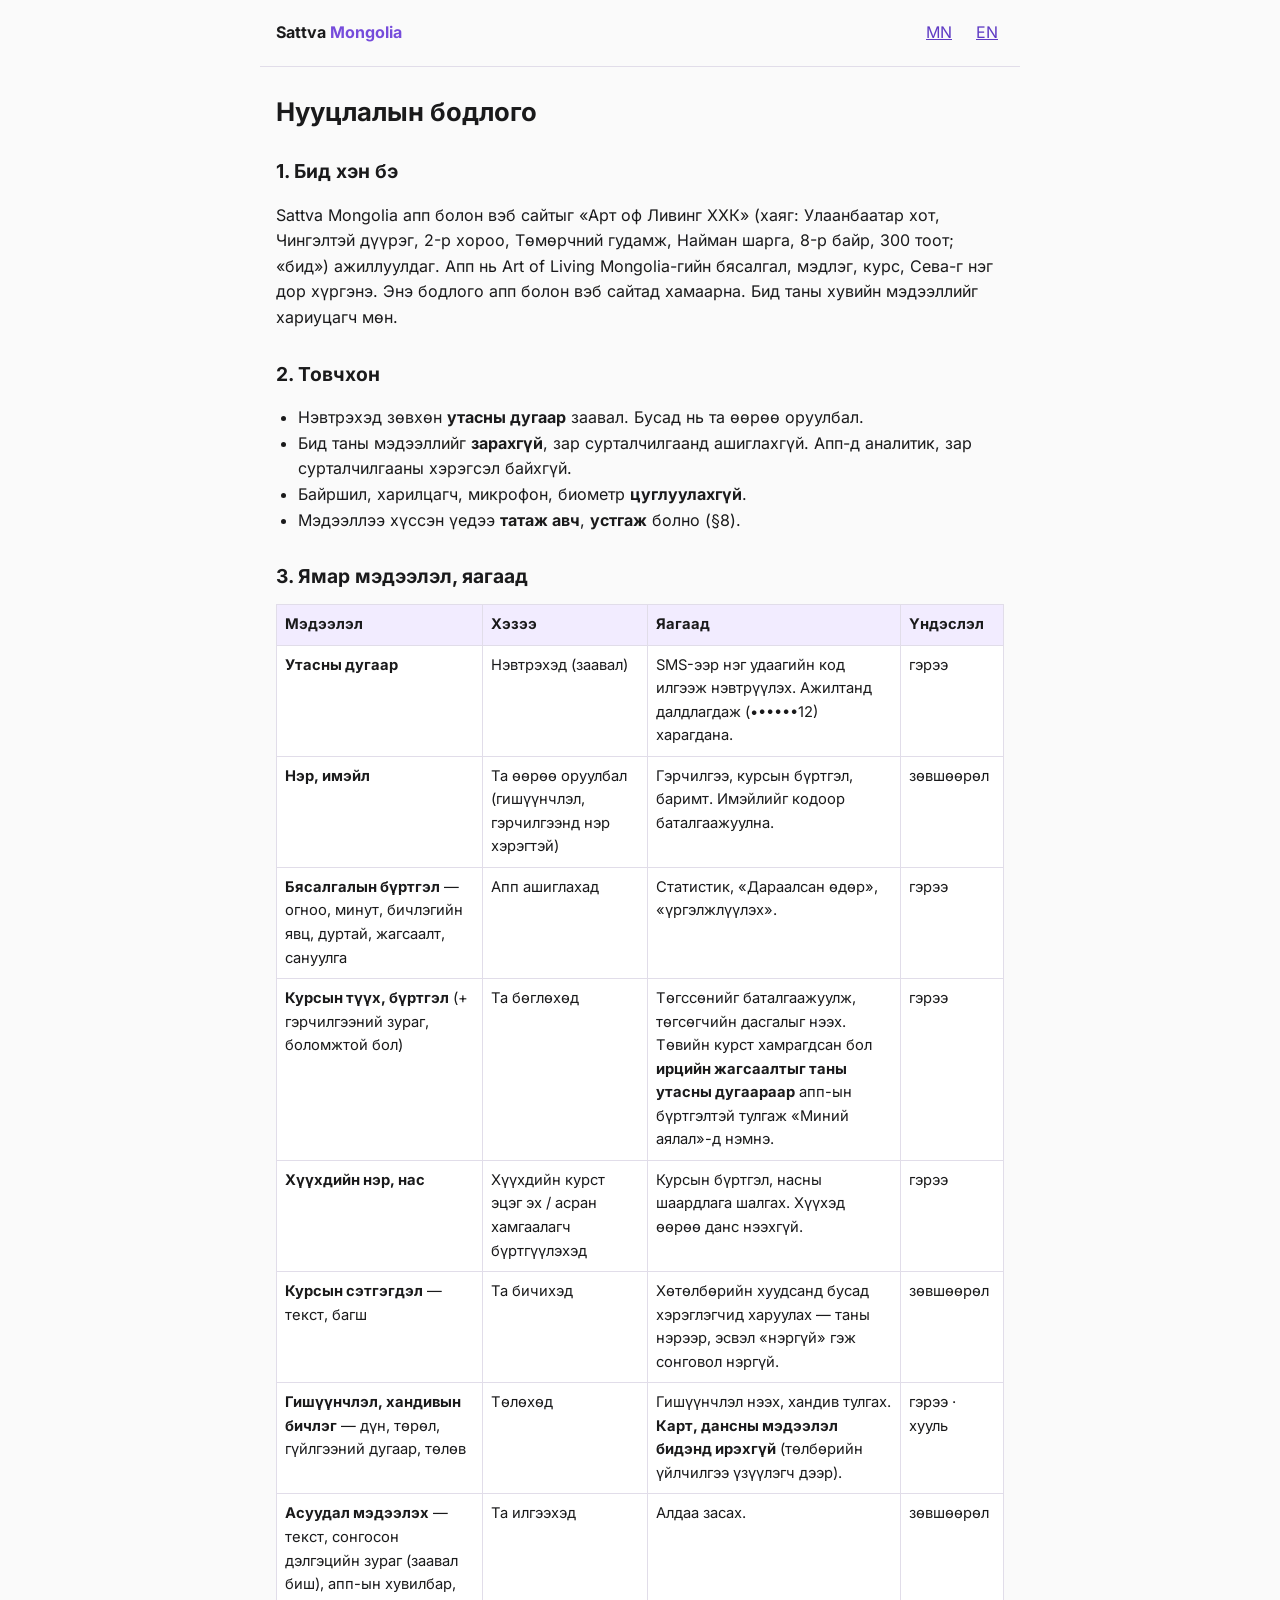
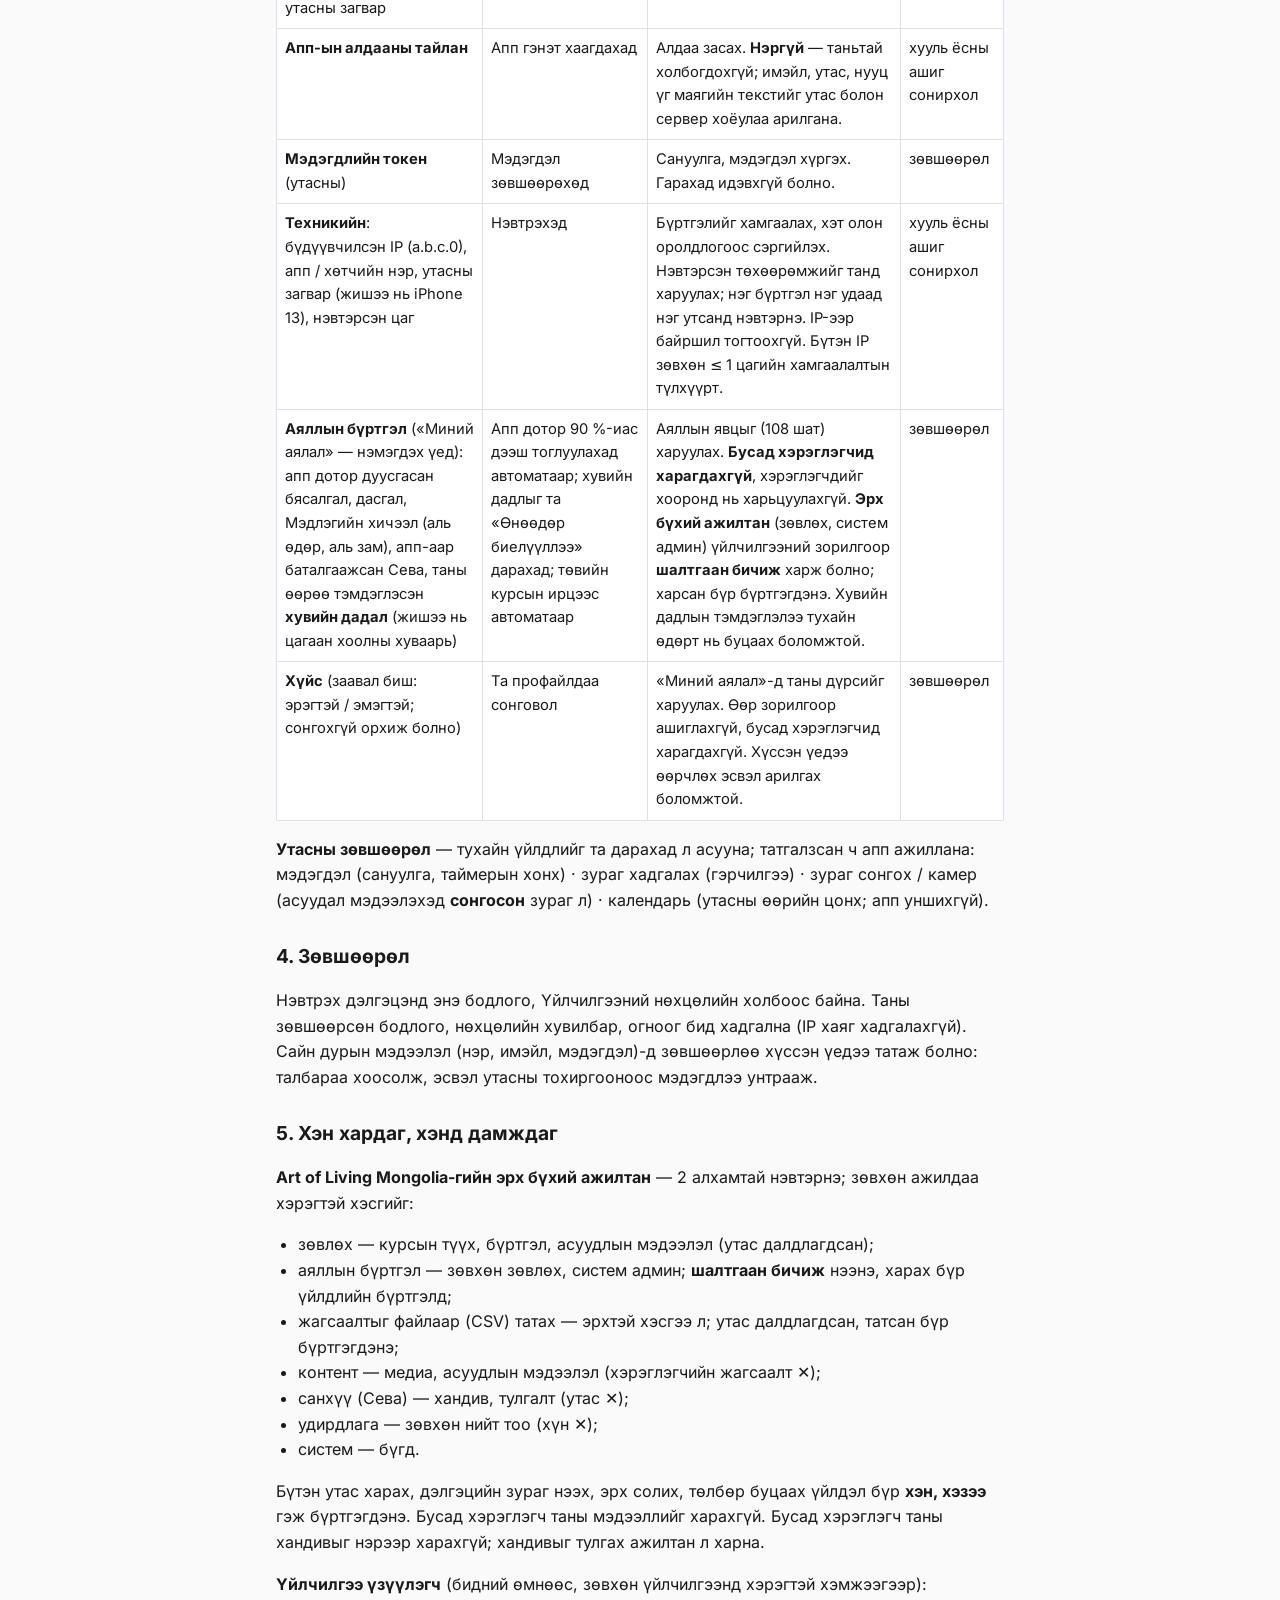
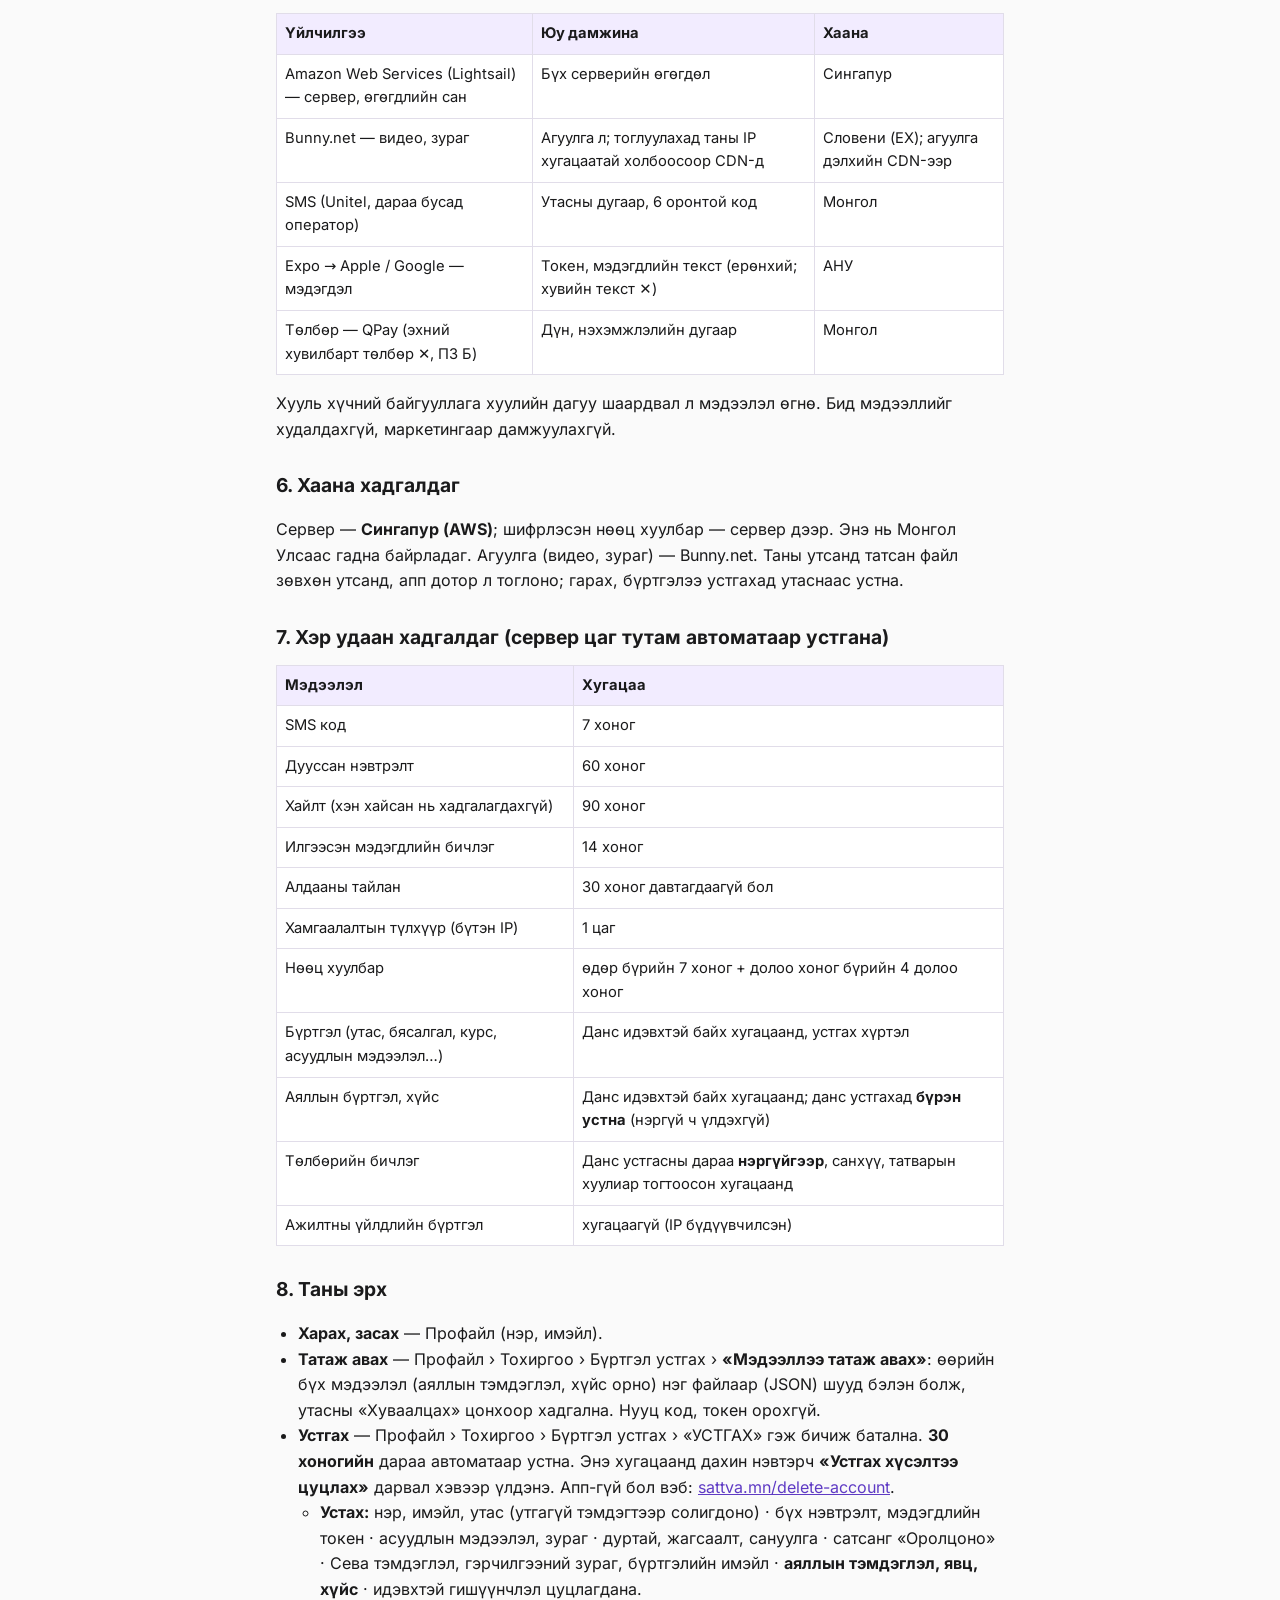
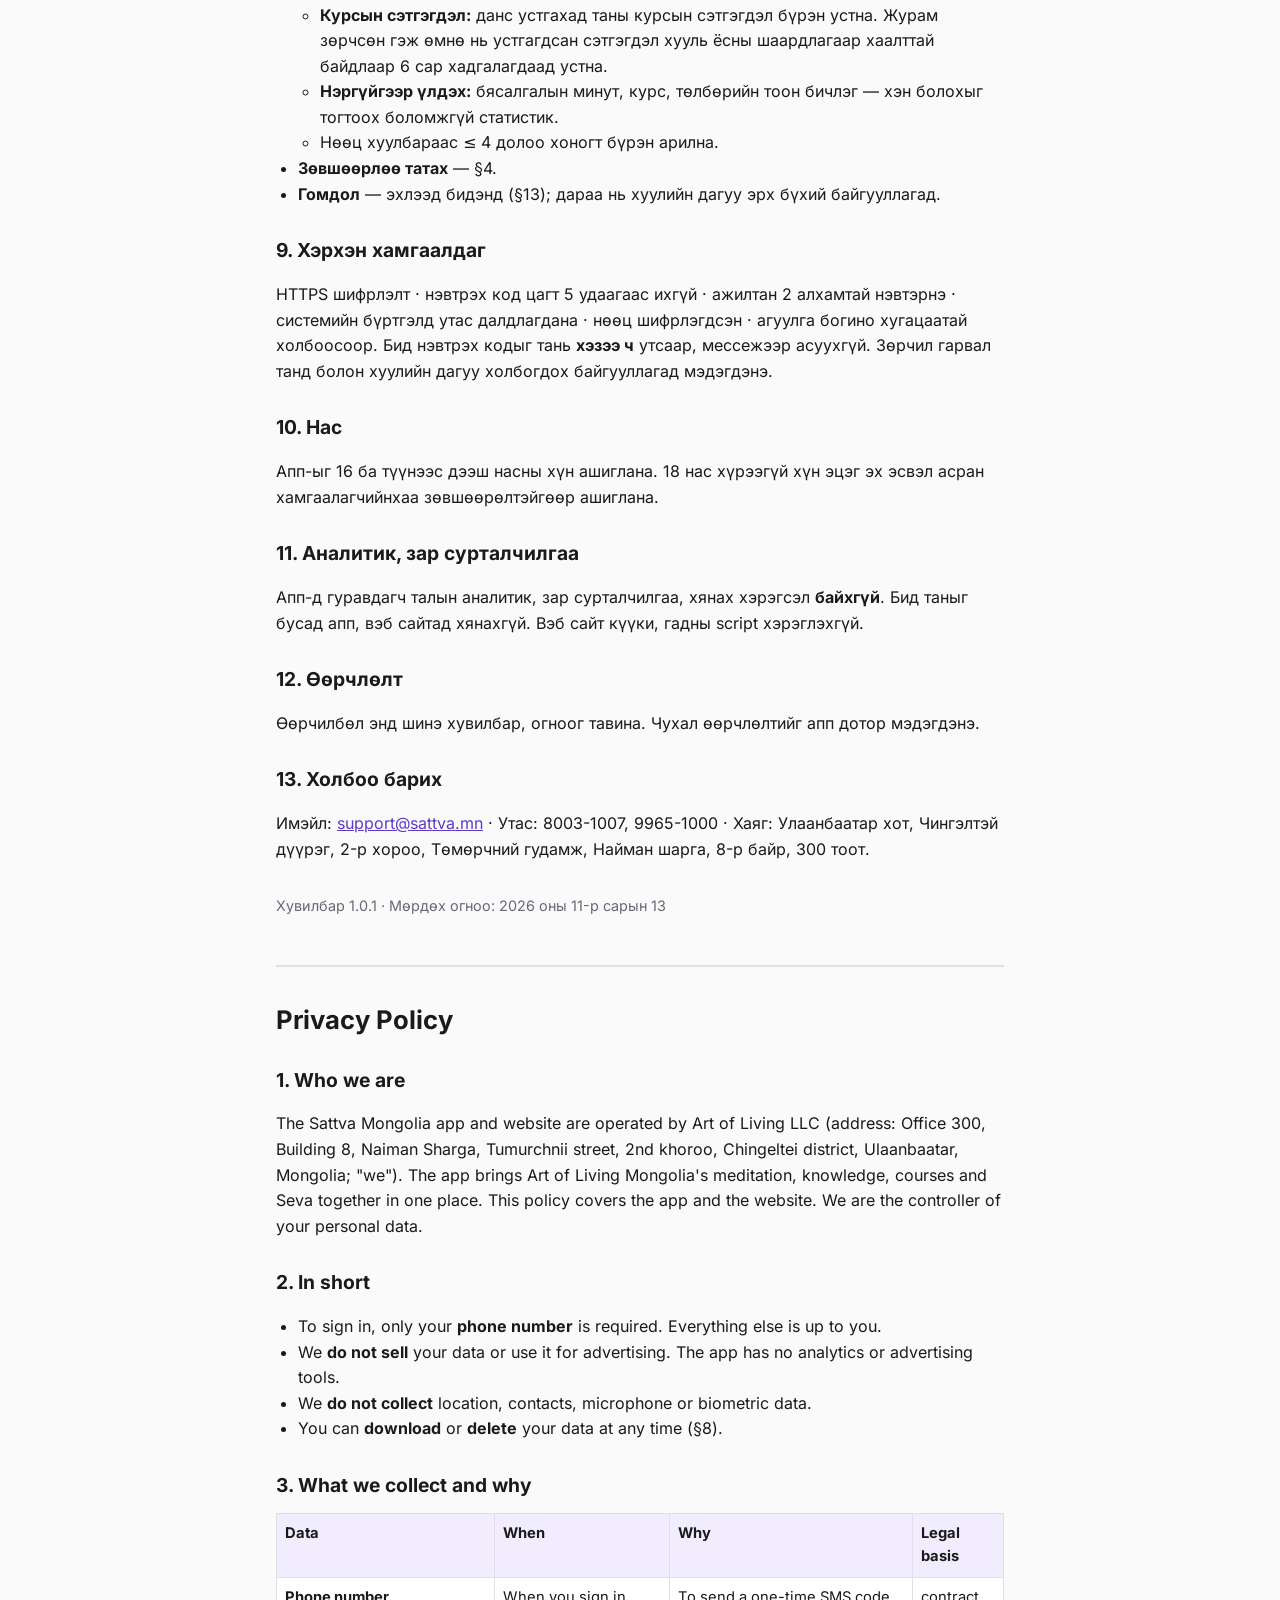
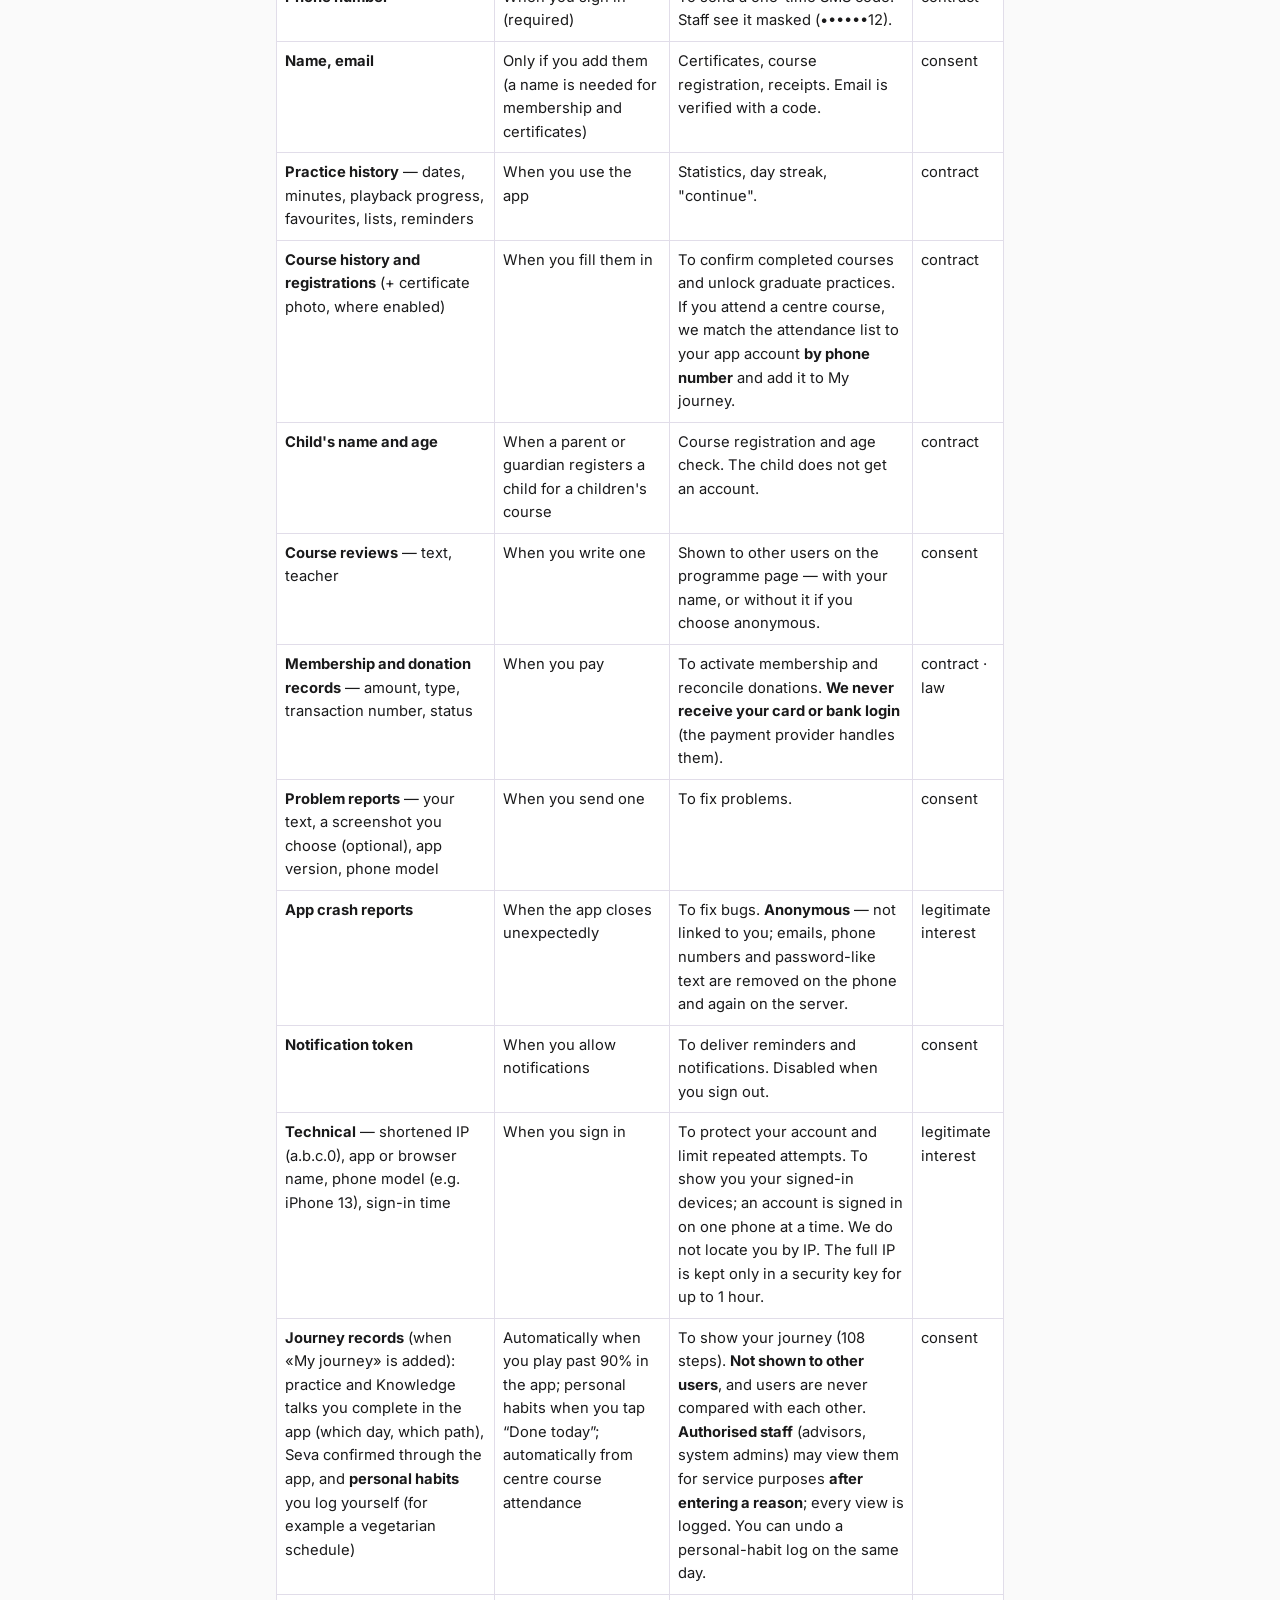
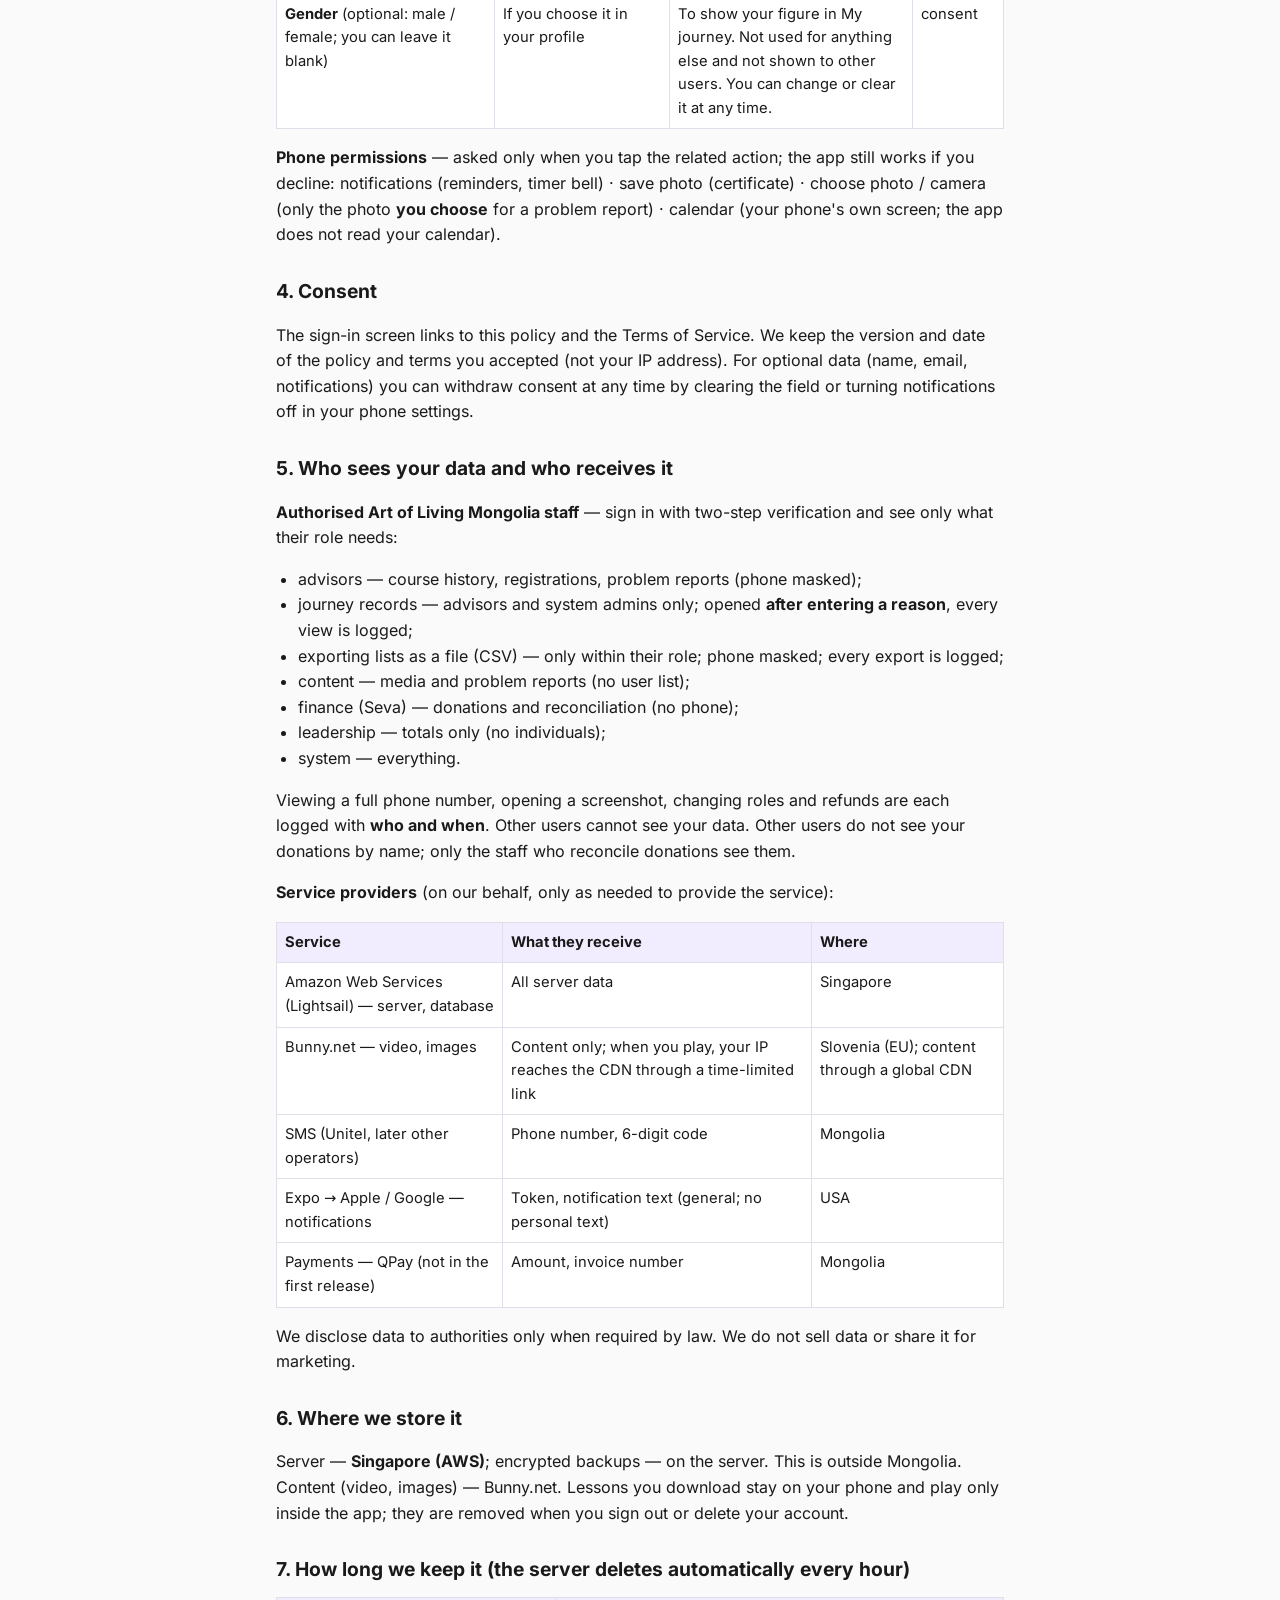
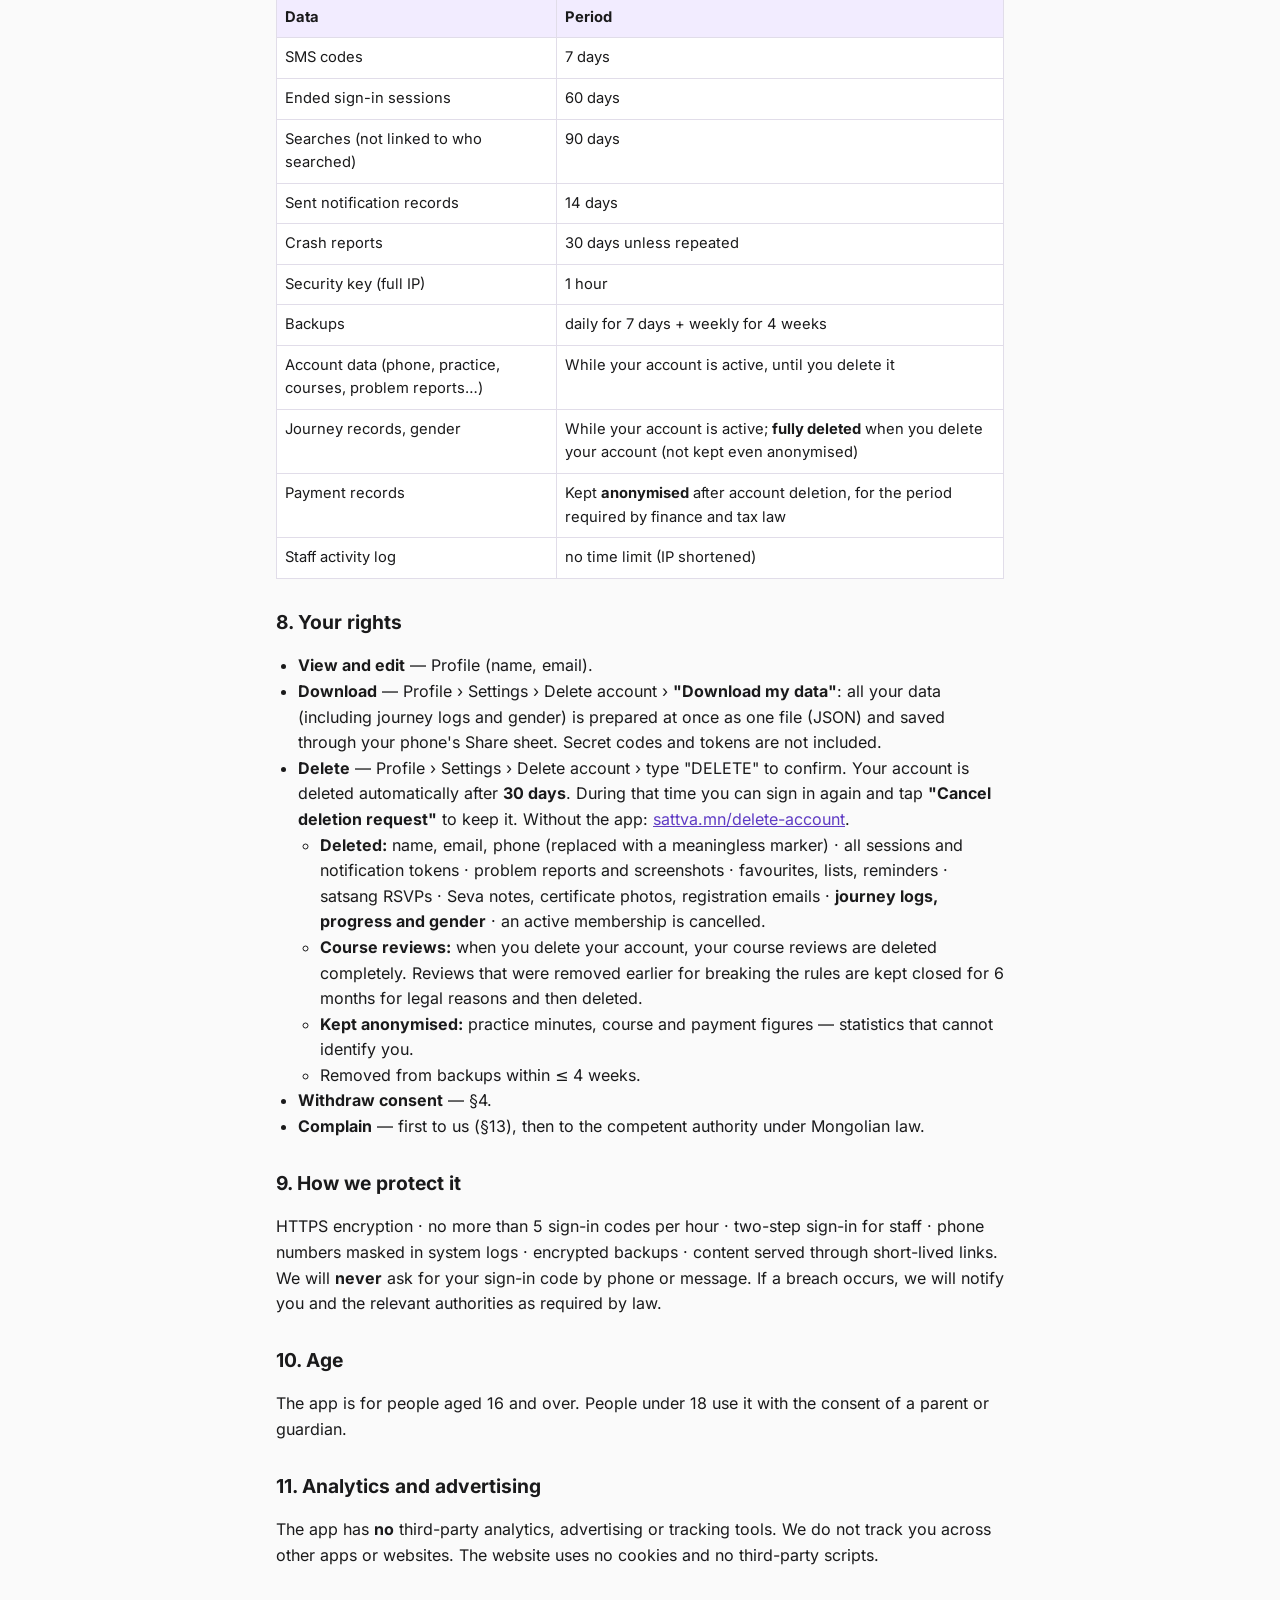
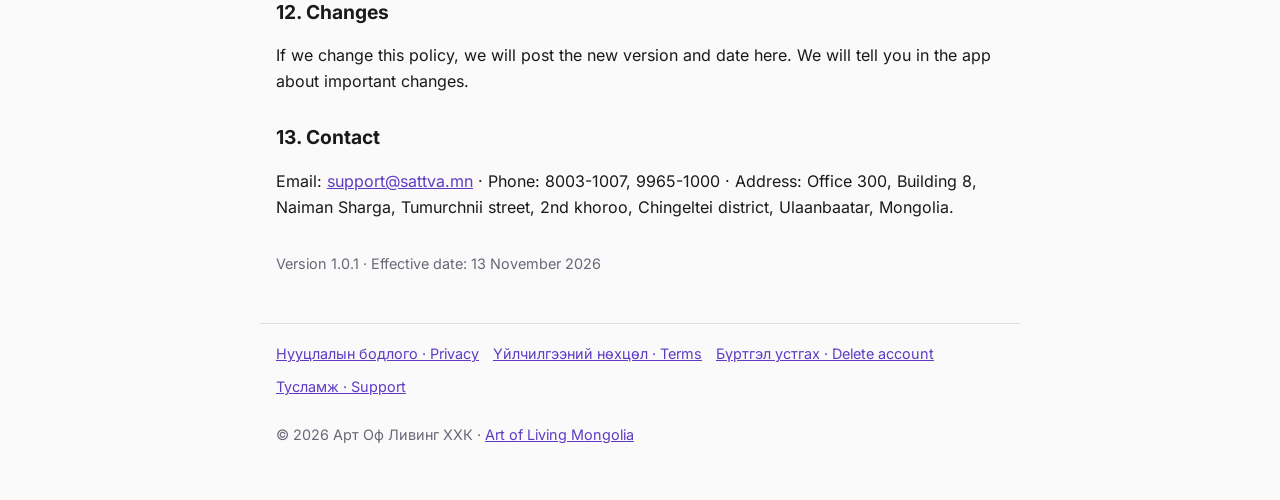
<file: privacy/index.html>
<!doctype html>
<html lang="mn">
<head>
<meta charset="utf-8">
<meta name="viewport" content="width=device-width, initial-scale=1">
<title>Нууцлалын бодлого · Privacy Policy — Sattva Mongolia</title>
<link rel="canonical" href="https://sattva.mn/privacy/">
<meta name="description" content="Sattva Mongolia апп, вэбийн нууцлалын бодлого / Privacy Policy">
<meta name="color-scheme" content="light dark">
<meta property="og:type" content="website">
<meta property="og:site_name" content="Sattva Mongolia">
<meta property="og:url" content="https://sattva.mn/privacy/">
<meta property="og:locale" content="mn_MN">
<meta property="og:title" content="Нууцлалын бодлого · Privacy Policy — Sattva Mongolia">
<meta property="og:description" content="Sattva Mongolia апп, вэбийн нууцлалын бодлого / Privacy Policy">
<meta property="og:image" content="https://sattva.mn/og.jpg">
<meta property="og:image:width" content="1200">
<meta property="og:image:height" content="630">
<meta property="og:image:alt" content="Sattva Mongolia апп — Бясалгал, Мэдлэг">
<meta name="twitter:card" content="summary_large_image">
<link rel="icon" href="/favicon.ico" sizes="48x48">
<link rel="icon" href="/favicon.svg" type="image/svg+xml">
<link rel="apple-touch-icon" href="/apple-touch-icon.png">
<link rel="preload" href="/fonts/inter-cyrillic-400-normal.woff2" as="font" type="font/woff2" crossorigin>
<link rel="preload" href="/fonts/inter-cyrillic-700-normal.woff2" as="font" type="font/woff2" crossorigin>
<link rel="preload" href="/fonts/inter-latin-400-normal.woff2" as="font" type="font/woff2" crossorigin>
<link rel="preload" href="/fonts/inter-latin-700-normal.woff2" as="font" type="font/woff2" crossorigin>
<style>
@font-face{font-family:Inter;font-style:normal;font-weight:400;font-display:swap;src:url(/fonts/inter-cyrillic-ext-400-normal.woff2) format('woff2');unicode-range:U+0460-052F,U+1C80-1C8A,U+20B4,U+2DE0-2DFF,U+A640-A69F,U+FE2E-FE2F}
@font-face{font-family:Inter;font-style:normal;font-weight:400;font-display:swap;src:url(/fonts/inter-cyrillic-400-normal.woff2) format('woff2');unicode-range:U+0301,U+0400-045F,U+0490-0491,U+04B0-04B1,U+2116}
@font-face{font-family:Inter;font-style:normal;font-weight:400;font-display:swap;src:url(/fonts/inter-latin-ext-400-normal.woff2) format('woff2');unicode-range:U+0100-02BA,U+02BD-02C5,U+02C7-02CC,U+02CE-02D7,U+02DD-02FF,U+0304,U+0308,U+0329,U+1D00-1DBF,U+1E00-1E9F,U+1EF2-1EFF,U+2020,U+20A0-20AB,U+20AD-20C0,U+2113,U+2C60-2C7F,U+A720-A7FF}
@font-face{font-family:Inter;font-style:normal;font-weight:400;font-display:swap;src:url(/fonts/inter-latin-400-normal.woff2) format('woff2');unicode-range:U+0000-00FF,U+0131,U+0152-0153,U+02BB-02BC,U+02C6,U+02DA,U+02DC,U+0304,U+0308,U+0329,U+2000-206F,U+20AC,U+2122,U+2191,U+2193,U+2212,U+2215,U+FEFF,U+FFFD}
@font-face{font-family:Inter;font-style:normal;font-weight:500;font-display:swap;src:url(/fonts/inter-cyrillic-ext-500-normal.woff2) format('woff2');unicode-range:U+0460-052F,U+1C80-1C8A,U+20B4,U+2DE0-2DFF,U+A640-A69F,U+FE2E-FE2F}
@font-face{font-family:Inter;font-style:normal;font-weight:500;font-display:swap;src:url(/fonts/inter-cyrillic-500-normal.woff2) format('woff2');unicode-range:U+0301,U+0400-045F,U+0490-0491,U+04B0-04B1,U+2116}
@font-face{font-family:Inter;font-style:normal;font-weight:500;font-display:swap;src:url(/fonts/inter-latin-ext-500-normal.woff2) format('woff2');unicode-range:U+0100-02BA,U+02BD-02C5,U+02C7-02CC,U+02CE-02D7,U+02DD-02FF,U+0304,U+0308,U+0329,U+1D00-1DBF,U+1E00-1E9F,U+1EF2-1EFF,U+2020,U+20A0-20AB,U+20AD-20C0,U+2113,U+2C60-2C7F,U+A720-A7FF}
@font-face{font-family:Inter;font-style:normal;font-weight:500;font-display:swap;src:url(/fonts/inter-latin-500-normal.woff2) format('woff2');unicode-range:U+0000-00FF,U+0131,U+0152-0153,U+02BB-02BC,U+02C6,U+02DA,U+02DC,U+0304,U+0308,U+0329,U+2000-206F,U+20AC,U+2122,U+2191,U+2193,U+2212,U+2215,U+FEFF,U+FFFD}
@font-face{font-family:Inter;font-style:normal;font-weight:600;font-display:swap;src:url(/fonts/inter-cyrillic-ext-600-normal.woff2) format('woff2');unicode-range:U+0460-052F,U+1C80-1C8A,U+20B4,U+2DE0-2DFF,U+A640-A69F,U+FE2E-FE2F}
@font-face{font-family:Inter;font-style:normal;font-weight:600;font-display:swap;src:url(/fonts/inter-cyrillic-600-normal.woff2) format('woff2');unicode-range:U+0301,U+0400-045F,U+0490-0491,U+04B0-04B1,U+2116}
@font-face{font-family:Inter;font-style:normal;font-weight:600;font-display:swap;src:url(/fonts/inter-latin-ext-600-normal.woff2) format('woff2');unicode-range:U+0100-02BA,U+02BD-02C5,U+02C7-02CC,U+02CE-02D7,U+02DD-02FF,U+0304,U+0308,U+0329,U+1D00-1DBF,U+1E00-1E9F,U+1EF2-1EFF,U+2020,U+20A0-20AB,U+20AD-20C0,U+2113,U+2C60-2C7F,U+A720-A7FF}
@font-face{font-family:Inter;font-style:normal;font-weight:600;font-display:swap;src:url(/fonts/inter-latin-600-normal.woff2) format('woff2');unicode-range:U+0000-00FF,U+0131,U+0152-0153,U+02BB-02BC,U+02C6,U+02DA,U+02DC,U+0304,U+0308,U+0329,U+2000-206F,U+20AC,U+2122,U+2191,U+2193,U+2212,U+2215,U+FEFF,U+FFFD}
@font-face{font-family:Inter;font-style:normal;font-weight:700;font-display:swap;src:url(/fonts/inter-cyrillic-ext-700-normal.woff2) format('woff2');unicode-range:U+0460-052F,U+1C80-1C8A,U+20B4,U+2DE0-2DFF,U+A640-A69F,U+FE2E-FE2F}
@font-face{font-family:Inter;font-style:normal;font-weight:700;font-display:swap;src:url(/fonts/inter-cyrillic-700-normal.woff2) format('woff2');unicode-range:U+0301,U+0400-045F,U+0490-0491,U+04B0-04B1,U+2116}
@font-face{font-family:Inter;font-style:normal;font-weight:700;font-display:swap;src:url(/fonts/inter-latin-ext-700-normal.woff2) format('woff2');unicode-range:U+0100-02BA,U+02BD-02C5,U+02C7-02CC,U+02CE-02D7,U+02DD-02FF,U+0304,U+0308,U+0329,U+1D00-1DBF,U+1E00-1E9F,U+1EF2-1EFF,U+2020,U+20A0-20AB,U+20AD-20C0,U+2113,U+2C60-2C7F,U+A720-A7FF}
@font-face{font-family:Inter;font-style:normal;font-weight:700;font-display:swap;src:url(/fonts/inter-latin-700-normal.woff2) format('woff2');unicode-range:U+0000-00FF,U+0131,U+0152-0153,U+02BB-02BC,U+02C6,U+02DA,U+02DC,U+0304,U+0308,U+0329,U+2000-206F,U+20AC,U+2122,U+2191,U+2193,U+2212,U+2215,U+FEFF,U+FFFD}
@font-face{font-family:Inter;font-style:normal;font-weight:800;font-display:swap;src:url(/fonts/inter-cyrillic-ext-800-normal.woff2) format('woff2');unicode-range:U+0460-052F,U+1C80-1C8A,U+20B4,U+2DE0-2DFF,U+A640-A69F,U+FE2E-FE2F}
@font-face{font-family:Inter;font-style:normal;font-weight:800;font-display:swap;src:url(/fonts/inter-cyrillic-800-normal.woff2) format('woff2');unicode-range:U+0301,U+0400-045F,U+0490-0491,U+04B0-04B1,U+2116}
@font-face{font-family:Inter;font-style:normal;font-weight:800;font-display:swap;src:url(/fonts/inter-latin-ext-800-normal.woff2) format('woff2');unicode-range:U+0100-02BA,U+02BD-02C5,U+02C7-02CC,U+02CE-02D7,U+02DD-02FF,U+0304,U+0308,U+0329,U+1D00-1DBF,U+1E00-1E9F,U+1EF2-1EFF,U+2020,U+20A0-20AB,U+20AD-20C0,U+2113,U+2C60-2C7F,U+A720-A7FF}
@font-face{font-family:Inter;font-style:normal;font-weight:800;font-display:swap;src:url(/fonts/inter-latin-800-normal.woff2) format('woff2');unicode-range:U+0000-00FF,U+0131,U+0152-0153,U+02BB-02BC,U+02C6,U+02DA,U+02DC,U+0304,U+0308,U+0329,U+2000-206F,U+20AC,U+2122,U+2191,U+2193,U+2212,U+2215,U+FEFF,U+FFFD}
@font-face{font-family:"Inter Fallback";font-style:normal;font-weight:100 500;src:local("Arial"),local("ArialMT");size-adjust:106.5%;ascent-override:90.96%;descent-override:22.65%;line-gap-override:0%}
@font-face{font-family:"Inter Fallback";font-style:normal;font-weight:600 900;src:local("Arial Bold"),local("Arial-BoldMT");size-adjust:102%;ascent-override:94.98%;descent-override:23.65%;line-gap-override:0%}
</style>
<style>
:root{--bg:#FAFAFA;--surface:#FFFFFF;--ink:#1A1A1B;--ink2:#6B6676;--line:#E1DDE9;--primary:#764CDB;--link:#5F3BC4;--soft:#F2ECFF;--warn:#A34A08;--warnbg:#FFF1E6}
@media (prefers-color-scheme:dark){:root{--bg:#141119;--surface:#1E1A26;--ink:#F4F1FA;--ink2:#B4ADC4;--line:#3A3448;--primary:#A98BF5;--link:#C0A9FA;--soft:#2A2240;--warn:#F5A95C;--warnbg:#3A2A1A}}
*{box-sizing:border-box}
html{-webkit-text-size-adjust:100%}
body{margin:0;background:var(--bg);color:var(--ink);font:16px/1.6 "Inter","Inter Fallback",system-ui,-apple-system,"Segoe UI",Roboto,Arial,sans-serif}
header,main,footer{max-width:760px;margin:0 auto;padding:0 16px}
header{display:flex;justify-content:space-between;align-items:center;padding-top:16px;padding-bottom:16px;border-bottom:1px solid var(--line)}
.brand{font-weight:700;color:var(--ink);text-decoration:none}
.brand span{color:var(--primary)}
nav.lang a{margin-left:12px;display:inline-block;padding:4px 6px}
a{color:var(--link)}
h1{font-size:1.6rem;line-height:1.3;margin:28px 0 8px}
h2{font-size:1.2rem;margin:28px 0 8px}
h3{font-size:1.05rem;margin:20px 0 6px}
.meta{color:var(--ink2);font-size:.9rem}
.nw{white-space:nowrap}
.ver{margin-top:32px}
.lang-block+.lang-block{margin-top:48px;padding-top:8px;border-top:2px solid var(--line)}
.tw{overflow-x:auto;margin:12px 0}
table{border-collapse:collapse;width:100%;min-width:480px;background:var(--surface);font-size:.92rem}
th,td{border:1px solid var(--line);padding:8px;text-align:left;vertical-align:top}
th{background:var(--soft)}
mark.tbd{background:var(--warnbg);color:var(--warn);border-radius:4px;padding:0 3px;font-size:.92em}
ul,ol{padding-left:22px}
footer{margin-top:48px;padding-top:16px;padding-bottom:32px;border-top:1px solid var(--line);color:var(--ink2);font-size:.9rem}
footer a{margin-right:14px;display:inline-block;margin-bottom:6px;padding:2px 0;min-height:24px}
.skip{position:absolute;left:12px;top:-80px;z-index:60;background:#764CDB;color:#fff;font-weight:600;padding:10px 14px;border-radius:10px;text-decoration:none}
.skip:focus{top:12px}
</style>
<script>
if(/[?&]lang=en\b/.test(location.search)&&!location.hash){document.documentElement.lang="en";addEventListener("DOMContentLoaded",function(){var e=document.getElementById("en");if(e)e.scrollIntoView();});}
</script>
</head>
<body>
<a class="skip" href="#main">Агуулга руу алгасах · Skip to content</a>
<header><a class="brand" href="/">Sattva <span>Mongolia</span></a><nav class="lang"><a href="#mn">MN</a><a href="#en">EN</a></nav></header>
<main id="main">
<section class="lang-block" id="mn" lang="mn">
<h1>Нууцлалын бодлого</h1>
<h2>1. Бид хэн бэ</h2>
<p>Sattva Mongolia апп болон вэб сайтыг «Арт оф Ливинг ХХК» (хаяг: Улаанбаатар хот, Чингэлтэй дүүрэг, 2-р хороо, Төмөрчний гудамж, Найман шарга, 8-р байр, 300 тоот; «бид») ажиллуулдаг. Апп нь Art of Living Mongolia-гийн бясалгал, мэдлэг, курс, Сева-г нэг дор хүргэнэ. Энэ бодлого апп болон вэб сайтад хамаарна. Бид таны хувийн мэдээллийг хариуцагч мөн.</p>
<h2>2. Товчхон</h2>
<ul><li>Нэвтрэхэд зөвхөн <strong>утасны дугаар</strong> заавал. Бусад нь та өөрөө оруулбал.</li><li>Бид таны мэдээллийг <strong>зарахгүй</strong>, зар сурталчилгаанд ашиглахгүй. Апп-д аналитик, зар сурталчилгааны хэрэгсэл байхгүй.</li><li>Байршил, харилцагч, микрофон, биометр <strong>цуглуулахгүй</strong>.</li><li>Мэдээллээ хүссэн үедээ <strong>татаж авч</strong>, <strong>устгаж</strong> болно (§8).</li></ul>
<h2>3. Ямар мэдээлэл, яагаад</h2>
<div class="tw"><table><thead><tr><th>Мэдээлэл</th><th>Хэзээ</th><th>Яагаад</th><th>Үндэслэл</th></tr></thead><tbody><tr><td><strong>Утасны дугаар</strong></td><td>Нэвтрэхэд (заавал)</td><td>SMS-ээр нэг удаагийн код илгээж нэвтрүүлэх. Ажилтанд далдлагдаж (••••••12) харагдана.</td><td>гэрээ</td></tr><tr><td><strong>Нэр, имэйл</strong></td><td>Та өөрөө оруулбал (гишүүнчлэл, гэрчилгээнд нэр хэрэгтэй)</td><td>Гэрчилгээ, курсын бүртгэл, баримт. Имэйлийг кодоор баталгаажуулна.</td><td>зөвшөөрөл</td></tr><tr><td><strong>Бясалгалын бүртгэл</strong> — огноо, минут, бичлэгийн явц, дуртай, жагсаалт, сануулга</td><td>Апп ашиглахад</td><td>Статистик, «Дараалсан өдөр», «үргэлжлүүлэх».</td><td>гэрээ</td></tr><tr><td><strong>Курсын түүх, бүртгэл</strong> (+ гэрчилгээний зураг, боломжтой бол)</td><td>Та бөглөхөд</td><td>Төгссөнийг баталгаажуулж, төгсөгчийн дасгалыг нээх. Төвийн курст хамрагдсан бол <strong>ирцийн жагсаалтыг таны утасны дугаараар</strong> апп-ын бүртгэлтэй тулгаж «Миний аялал»-д нэмнэ.</td><td>гэрээ</td></tr><tr><td><strong>Хүүхдийн нэр, нас</strong></td><td>Хүүхдийн курст эцэг эх / асран хамгаалагч бүртгүүлэхэд</td><td>Курсын бүртгэл, насны шаардлага шалгах. Хүүхэд өөрөө данс нээхгүй.</td><td>гэрээ</td></tr><tr><td><strong>Курсын сэтгэгдэл</strong> — текст, багш</td><td>Та бичихэд</td><td>Хөтөлбөрийн хуудсанд бусад хэрэглэгчид харуулах — таны нэрээр, эсвэл «нэргүй» гэж сонговол нэргүй.</td><td>зөвшөөрөл</td></tr><tr><td><strong>Гишүүнчлэл, хандивын бичлэг</strong> — дүн, төрөл, гүйлгээний дугаар, төлөв</td><td>Төлөхөд</td><td>Гишүүнчлэл нээх, хандив тулгах. <strong>Карт, дансны мэдээлэл бидэнд ирэхгүй</strong> (төлбөрийн үйлчилгээ үзүүлэгч дээр).</td><td>гэрээ · хууль</td></tr><tr><td><strong>Асуудал мэдээлэх</strong> — текст, сонгосон дэлгэцийн зураг (заавал биш), апп-ын хувилбар, утасны загвар</td><td>Та илгээхэд</td><td>Алдаа засах.</td><td>зөвшөөрөл</td></tr><tr><td><strong>Апп-ын алдааны тайлан</strong></td><td>Апп гэнэт хаагдахад</td><td>Алдаа засах. <strong>Нэргүй</strong> — таньтай холбогдохгүй; имэйл, утас, нууц үг маягийн текстийг утас болон сервер хоёулаа арилгана.</td><td>хууль ёсны ашиг сонирхол</td></tr><tr><td><strong>Мэдэгдлийн токен</strong> (утасны)</td><td>Мэдэгдэл зөвшөөрөхөд</td><td>Сануулга, мэдэгдэл хүргэх. Гарахад идэвхгүй болно.</td><td>зөвшөөрөл</td></tr><tr><td><strong>Техникийн</strong>: бүдүүвчилсэн IP (a.b.c.0), апп / хөтчийн нэр, утасны загвар (жишээ нь iPhone 13), нэвтэрсэн цаг</td><td>Нэвтрэхэд</td><td>Бүртгэлийг хамгаалах, хэт олон оролдлогоос сэргийлэх. Нэвтэрсэн төхөөрөмжийг танд харуулах; нэг бүртгэл нэг удаад нэг утсанд нэвтэрнэ. IP-ээр байршил тогтоохгүй. Бүтэн IP зөвхөн ≤ 1 цагийн хамгаалалтын түлхүүрт.</td><td>хууль ёсны ашиг сонирхол</td></tr><tr><td><strong>Аяллын бүртгэл</strong> («Миний аялал» — нэмэгдэх үед): апп дотор дуусгасан бясалгал, дасгал, Мэдлэгийн хичээл (аль өдөр, аль зам), апп-аар баталгаажсан Сева, таны өөрөө тэмдэглэсэн <strong>хувийн дадал</strong> (жишээ нь цагаан хоолны хуваарь)</td><td>Апп дотор 90 %-иас дээш тоглуулахад автоматаар; хувийн дадлыг та «Өнөөдөр биелүүллээ» дарахад; төвийн курсын ирцээс автоматаар</td><td>Аяллын явцыг (108 шат) харуулах. <strong>Бусад хэрэглэгчид харагдахгүй</strong>, хэрэглэгчдийг хооронд нь харьцуулахгүй. <strong>Эрх бүхий ажилтан</strong> (зөвлөх, систем админ) үйлчилгээний зорилгоор <strong>шалтгаан бичиж</strong> харж болно; харсан бүр бүртгэгдэнэ. Хувийн дадлын тэмдэглэлээ тухайн өдөрт нь буцаах боломжтой.</td><td>зөвшөөрөл</td></tr><tr><td><strong>Хүйс</strong> (заавал биш: эрэгтэй / эмэгтэй; сонгохгүй орхиж болно)</td><td>Та профайлдаа сонговол</td><td>«Миний аялал»-д таны дүрсийг харуулах. Өөр зорилгоор ашиглахгүй, бусад хэрэглэгчид харагдахгүй. Хүссэн үедээ өөрчлөх эсвэл арилгах боломжтой.</td><td>зөвшөөрөл</td></tr></tbody></table></div>
<p><strong>Утасны зөвшөөрөл</strong> — тухайн үйлдлийг та дарахад л асууна; татгалзсан ч апп ажиллана: мэдэгдэл (сануулга, таймерын хонх) · зураг хадгалах (гэрчилгээ) · зураг сонгох / камер (асуудал мэдээлэхэд <strong>сонгосон</strong> зураг л) · календарь (утасны өөрийн цонх; апп уншихгүй).</p>
<h2>4. Зөвшөөрөл</h2>
<p>Нэвтрэх дэлгэцэнд энэ бодлого, Үйлчилгээний нөхцөлийн холбоос байна. Таны зөвшөөрсөн бодлого, нөхцөлийн хувилбар, огноог бид хадгална (IP хаяг хадгалахгүй). Сайн дурын мэдээлэл (нэр, имэйл, мэдэгдэл)-д зөвшөөрлөө хүссэн үедээ татаж болно: талбараа хоосолж, эсвэл утасны тохиргооноос мэдэгдлээ унтрааж.</p>
<h2>5. Хэн хардаг, хэнд дамждаг</h2>
<p><strong>Art of Living Mongolia-гийн эрх бүхий ажилтан</strong> — 2 алхамтай нэвтэрнэ; зөвхөн ажилдаа хэрэгтэй хэсгийг:</p>
<ul><li>зөвлөх — курсын түүх, бүртгэл, асуудлын мэдээлэл (утас далдлагдсан);</li><li>аяллын бүртгэл — зөвхөн зөвлөх, систем админ; <strong>шалтгаан бичиж</strong> нээнэ, харах бүр үйлдлийн бүртгэлд;</li><li>жагсаалтыг файлаар (CSV) татах — эрхтэй хэсгээ л; утас далдлагдсан, татсан бүр бүртгэгдэнэ;</li><li>контент — медиа, асуудлын мэдээлэл (хэрэглэгчийн жагсаалт ✕);</li><li>санхүү (Сева) — хандив, тулгалт (утас ✕);</li><li>удирдлага — зөвхөн нийт тоо (хүн ✕);</li><li>систем — бүгд.</li></ul>
<p>Бүтэн утас харах, дэлгэцийн зураг нээх, эрх солих, төлбөр буцаах үйлдэл бүр <strong>хэн, хэзээ</strong> гэж бүртгэгдэнэ. Бусад хэрэглэгч таны мэдээллийг харахгүй. Бусад хэрэглэгч таны хандивыг нэрээр харахгүй; хандивыг тулгах ажилтан л харна.</p>
<p><strong>Үйлчилгээ үзүүлэгч</strong> (бидний өмнөөс, зөвхөн үйлчилгээнд хэрэгтэй хэмжээгээр):</p>
<div class="tw"><table><thead><tr><th>Үйлчилгээ</th><th>Юу дамжина</th><th>Хаана</th></tr></thead><tbody><tr><td>Amazon Web Services (Lightsail) — сервер, өгөгдлийн сан</td><td>Бүх серверийн өгөгдөл</td><td>Сингапур</td></tr><tr><td>Bunny.net — видео, зураг</td><td>Агуулга л; тоглуулахад таны IP хугацаатай холбоосоор CDN-д</td><td>Словени (ЕХ); агуулга дэлхийн CDN-ээр</td></tr><tr><td>SMS (Unitel, дараа бусад оператор)</td><td>Утасны дугаар, 6 оронтой код</td><td>Монгол</td></tr><tr><td>Expo → Apple / Google — мэдэгдэл</td><td>Токен, мэдэгдлийн текст (ерөнхий; хувийн текст ✕)</td><td>АНУ</td></tr><tr><td>Төлбөр — QPay (эхний хувилбарт төлбөр ✕, П3 Б)</td><td>Дүн, нэхэмжлэлийн дугаар</td><td>Монгол</td></tr></tbody></table></div>
<p>Хууль хүчний байгууллага хуулийн дагуу шаардвал л мэдээлэл өгнө. Бид мэдээллийг худалдахгүй, маркетингаар дамжуулахгүй.</p>
<h2>6. Хаана хадгалдаг</h2>
<p>Сервер — <strong>Сингапур (AWS)</strong>; шифрлэсэн нөөц хуулбар — сервер дээр. Энэ нь Монгол Улсаас гадна байрладаг. Агуулга (видео, зураг) — Bunny.net. Таны утсанд татсан файл зөвхөн утсанд, апп дотор л тоглоно; гарах, бүртгэлээ устгахад утаснаас устна.</p>
<h2>7. Хэр удаан хадгалдаг (сервер цаг тутам автоматаар устгана)</h2>
<div class="tw"><table><thead><tr><th>Мэдээлэл</th><th>Хугацаа</th></tr></thead><tbody><tr><td>SMS код</td><td>7 хоног</td></tr><tr><td>Дууссан нэвтрэлт</td><td>60 хоног</td></tr><tr><td>Хайлт (хэн хайсан нь хадгалагдахгүй)</td><td>90 хоног</td></tr><tr><td>Илгээсэн мэдэгдлийн бичлэг</td><td>14 хоног</td></tr><tr><td>Алдааны тайлан</td><td>30 хоног давтагдаагүй бол</td></tr><tr><td>Хамгаалалтын түлхүүр (бүтэн IP)</td><td>1 цаг</td></tr><tr><td>Нөөц хуулбар</td><td>өдөр бүрийн 7 хоног + долоо хоног бүрийн 4 долоо хоног</td></tr><tr><td>Бүртгэл (утас, бясалгал, курс, асуудлын мэдээлэл…)</td><td>Данс идэвхтэй байх хугацаанд, устгах хүртэл</td></tr><tr><td>Аяллын бүртгэл, хүйс</td><td>Данс идэвхтэй байх хугацаанд; данс устгахад <strong>бүрэн устна</strong> (нэргүй ч үлдэхгүй)</td></tr><tr><td>Төлбөрийн бичлэг</td><td>Данс устгасны дараа <strong>нэргүйгээр</strong>, санхүү, татварын хуулиар тогтоосон хугацаанд</td></tr><tr><td>Ажилтны үйлдлийн бүртгэл</td><td>хугацаагүй (IP бүдүүвчилсэн)</td></tr></tbody></table></div>
<h2>8. Таны эрх</h2>
<ul><li><strong>Харах, засах</strong> — Профайл (нэр, имэйл).</li><li><strong>Татаж авах</strong> — Профайл › Тохиргоо › Бүртгэл устгах › <strong>«Мэдээллээ татаж авах»</strong>: өөрийн бүх мэдээлэл (аяллын тэмдэглэл, хүйс орно) нэг файлаар (JSON) шууд бэлэн болж, утасны «Хуваалцах» цонхоор хадгална. Нууц код, токен орохгүй.</li><li><strong>Устгах</strong> — Профайл › Тохиргоо › Бүртгэл устгах › «УСТГАХ» гэж бичиж батална. <strong>30 хоногийн</strong> дараа автоматаар устна. Энэ хугацаанд дахин нэвтэрч <strong>«Устгах хүсэлтээ цуцлах»</strong> дарвал хэвээр үлдэнэ. Апп-гүй бол вэб: <a href="/delete-account">sattva.mn/delete-account</a>.<ul><li><strong>Устах:</strong> нэр, имэйл, утас (утгагүй тэмдэгтээр солигдоно) · бүх нэвтрэлт, мэдэгдлийн токен · асуудлын мэдээлэл, зураг · дуртай, жагсаалт, сануулга · сатсанг «Оролцоно» · Сева тэмдэглэл, гэрчилгээний зураг, бүртгэлийн имэйл · <strong>аяллын тэмдэглэл, явц, хүйс</strong> · идэвхтэй гишүүнчлэл цуцлагдана.</li><li><strong>Курсын сэтгэгдэл:</strong> данс устгахад таны курсын сэтгэгдэл бүрэн устна. Журам зөрчсөн гэж өмнө нь устгагдсан сэтгэгдэл хууль ёсны шаардлагаар хаалттай байдлаар 6 сар хадгалагдаад устна.</li><li><strong>Нэргүйгээр үлдэх:</strong> бясалгалын минут, курс, төлбөрийн тоон бичлэг — хэн болохыг тогтоох боломжгүй статистик.</li><li>Нөөц хуулбараас ≤ 4 долоо хоногт бүрэн арилна.</li></ul></li><li><strong>Зөвшөөрлөө татах</strong> — §4.</li><li><strong>Гомдол</strong> — эхлээд бидэнд (§13); дараа нь хуулийн дагуу эрх бүхий байгууллагад.</li></ul>
<h2>9. Хэрхэн хамгаалдаг</h2>
<p>HTTPS шифрлэлт · нэвтрэх код цагт 5 удаагаас ихгүй · ажилтан 2 алхамтай нэвтэрнэ · системийн бүртгэлд утас далдлагдана · нөөц шифрлэгдсэн · агуулга богино хугацаатай холбоосоор. Бид нэвтрэх кодыг тань <strong>хэзээ ч</strong> утсаар, мессежээр асуухгүй. Зөрчил гарвал танд болон хуулийн дагуу холбогдох байгууллагад мэдэгдэнэ.</p>
<h2>10. Нас</h2>
<p>Апп-ыг 16 ба түүнээс дээш насны хүн ашиглана. 18 нас хүрээгүй хүн эцэг эх эсвэл асран хамгаалагчийнхаа зөвшөөрөлтэйгөөр ашиглана.</p>
<h2>11. Аналитик, зар сурталчилгаа</h2>
<p>Апп-д гуравдагч талын аналитик, зар сурталчилгаа, хянах хэрэгсэл <strong>байхгүй</strong>. Бид таныг бусад апп, вэб сайтад хянахгүй. Вэб сайт күүки, гадны script хэрэглэхгүй.</p>
<h2>12. Өөрчлөлт</h2>
<p>Өөрчилбөл энд шинэ хувилбар, огноог тавина. Чухал өөрчлөлтийг апп дотор мэдэгдэнэ.</p>
<h2>13. Холбоо барих</h2>
<p>Имэйл: <a href="mailto:support@sattva.mn">support@sattva.mn</a> · Утас: <span class="nw">8003-1007</span>, <span class="nw">9965-1000</span> · Хаяг: Улаанбаатар хот, Чингэлтэй дүүрэг, 2-р хороо, Төмөрчний гудамж, Найман шарга, 8-р байр, 300 тоот.</p><p class="meta ver">Хувилбар 1.0.1 · Мөрдөх огноо: 2026 оны 11-р сарын 13</p>
</section>
<section class="lang-block" id="en" lang="en">
<h1>Privacy Policy</h1>
<h2>1. Who we are</h2>
<p>The Sattva Mongolia app and website are operated by Art of Living LLC (address: Office 300, Building 8, Naiman Sharga, Tumurchnii street, 2nd khoroo, Chingeltei district, Ulaanbaatar, Mongolia; "we"). The app brings Art of Living Mongolia's meditation, knowledge, courses and Seva together in one place. This policy covers the app and the website. We are the controller of your personal data.</p>
<h2>2. In short</h2>
<ul><li>To sign in, only your <strong>phone number</strong> is required. Everything else is up to you.</li><li>We <strong>do not sell</strong> your data or use it for advertising. The app has no analytics or advertising tools.</li><li>We <strong>do not collect</strong> location, contacts, microphone or biometric data.</li><li>You can <strong>download</strong> or <strong>delete</strong> your data at any time (§8).</li></ul>
<h2>3. What we collect and why</h2>
<div class="tw"><table><thead><tr><th>Data</th><th>When</th><th>Why</th><th>Legal basis</th></tr></thead><tbody><tr><td><strong>Phone number</strong></td><td>When you sign in (required)</td><td>To send a one-time SMS code. Staff see it masked (••••••12).</td><td>contract</td></tr><tr><td><strong>Name, email</strong></td><td>Only if you add them (a name is needed for membership and certificates)</td><td>Certificates, course registration, receipts. Email is verified with a code.</td><td>consent</td></tr><tr><td><strong>Practice history</strong> — dates, minutes, playback progress, favourites, lists, reminders</td><td>When you use the app</td><td>Statistics, day streak, "continue".</td><td>contract</td></tr><tr><td><strong>Course history and registrations</strong> (+ certificate photo, where enabled)</td><td>When you fill them in</td><td>To confirm completed courses and unlock graduate practices. If you attend a centre course, we match the attendance list to your app account <strong>by phone number</strong> and add it to My journey.</td><td>contract</td></tr><tr><td><strong>Child's name and age</strong></td><td>When a parent or guardian registers a child for a children's course</td><td>Course registration and age check. The child does not get an account.</td><td>contract</td></tr><tr><td><strong>Course reviews</strong> — text, teacher</td><td>When you write one</td><td>Shown to other users on the programme page — with your name, or without it if you choose anonymous.</td><td>consent</td></tr><tr><td><strong>Membership and donation records</strong> — amount, type, transaction number, status</td><td>When you pay</td><td>To activate membership and reconcile donations. <strong>We never receive your card or bank login</strong> (the payment provider handles them).</td><td>contract · law</td></tr><tr><td><strong>Problem reports</strong> — your text, a screenshot you choose (optional), app version, phone model</td><td>When you send one</td><td>To fix problems.</td><td>consent</td></tr><tr><td><strong>App crash reports</strong></td><td>When the app closes unexpectedly</td><td>To fix bugs. <strong>Anonymous</strong> — not linked to you; emails, phone numbers and password-like text are removed on the phone and again on the server.</td><td>legitimate interest</td></tr><tr><td><strong>Notification token</strong></td><td>When you allow notifications</td><td>To deliver reminders and notifications. Disabled when you sign out.</td><td>consent</td></tr><tr><td><strong>Technical</strong> — shortened IP (a.b.c.0), app or browser name, phone model (e.g. iPhone 13), sign-in time</td><td>When you sign in</td><td>To protect your account and limit repeated attempts. To show you your signed-in devices; an account is signed in on one phone at a time. We do not locate you by IP. The full IP is kept only in a security key for up to 1 hour.</td><td>legitimate interest</td></tr><tr><td><strong>Journey records</strong> (when «My journey» is added): practice and Knowledge talks you complete in the app (which day, which path), Seva confirmed through the app, and <strong>personal habits</strong> you log yourself (for example a vegetarian schedule)</td><td>Automatically when you play past 90% in the app; personal habits when you tap “Done today”; automatically from centre course attendance</td><td>To show your journey (108 steps). <strong>Not shown to other users</strong>, and users are never compared with each other. <strong>Authorised staff</strong> (advisors, system admins) may view them for service purposes <strong>after entering a reason</strong>; every view is logged. You can undo a personal-habit log on the same day.</td><td>consent</td></tr><tr><td><strong>Gender</strong> (optional: male / female; you can leave it blank)</td><td>If you choose it in your profile</td><td>To show your figure in My journey. Not used for anything else and not shown to other users. You can change or clear it at any time.</td><td>consent</td></tr></tbody></table></div>
<p><strong>Phone permissions</strong> — asked only when you tap the related action; the app still works if you decline: notifications (reminders, timer bell) · save photo (certificate) · choose photo / camera (only the photo <strong>you choose</strong> for a problem report) · calendar (your phone's own screen; the app does not read your calendar).</p>
<h2>4. Consent</h2>
<p>The sign-in screen links to this policy and the Terms of Service. We keep the version and date of the policy and terms you accepted (not your IP address). For optional data (name, email, notifications) you can withdraw consent at any time by clearing the field or turning notifications off in your phone settings.</p>
<h2>5. Who sees your data and who receives it</h2>
<p><strong>Authorised Art of Living Mongolia staff</strong> — sign in with two-step verification and see only what their role needs:</p>
<ul><li>advisors — course history, registrations, problem reports (phone masked);</li><li>journey records — advisors and system admins only; opened <strong>after entering a reason</strong>, every view is logged;</li><li>exporting lists as a file (CSV) — only within their role; phone masked; every export is logged;</li><li>content — media and problem reports (no user list);</li><li>finance (Seva) — donations and reconciliation (no phone);</li><li>leadership — totals only (no individuals);</li><li>system — everything.</li></ul>
<p>Viewing a full phone number, opening a screenshot, changing roles and refunds are each logged with <strong>who and when</strong>. Other users cannot see your data. Other users do not see your donations by name; only the staff who reconcile donations see them.</p>
<p><strong>Service providers</strong> (on our behalf, only as needed to provide the service):</p>
<div class="tw"><table><thead><tr><th>Service</th><th>What they receive</th><th>Where</th></tr></thead><tbody><tr><td>Amazon Web Services (Lightsail) — server, database</td><td>All server data</td><td>Singapore</td></tr><tr><td>Bunny.net — video, images</td><td>Content only; when you play, your IP reaches the CDN through a time-limited link</td><td>Slovenia (EU); content through a global CDN</td></tr><tr><td>SMS (Unitel, later other operators)</td><td>Phone number, 6-digit code</td><td>Mongolia</td></tr><tr><td>Expo → Apple / Google — notifications</td><td>Token, notification text (general; no personal text)</td><td>USA</td></tr><tr><td>Payments — QPay (not in the first release)</td><td>Amount, invoice number</td><td>Mongolia</td></tr></tbody></table></div>
<p>We disclose data to authorities only when required by law. We do not sell data or share it for marketing.</p>
<h2>6. Where we store it</h2>
<p>Server — <strong>Singapore (AWS)</strong>; encrypted backups — on the server. This is outside Mongolia. Content (video, images) — Bunny.net. Lessons you download stay on your phone and play only inside the app; they are removed when you sign out or delete your account.</p>
<h2>7. How long we keep it (the server deletes automatically every hour)</h2>
<div class="tw"><table><thead><tr><th>Data</th><th>Period</th></tr></thead><tbody><tr><td>SMS codes</td><td>7 days</td></tr><tr><td>Ended sign-in sessions</td><td>60 days</td></tr><tr><td>Searches (not linked to who searched)</td><td>90 days</td></tr><tr><td>Sent notification records</td><td>14 days</td></tr><tr><td>Crash reports</td><td>30 days unless repeated</td></tr><tr><td>Security key (full IP)</td><td>1 hour</td></tr><tr><td>Backups</td><td>daily for 7 days + weekly for 4 weeks</td></tr><tr><td>Account data (phone, practice, courses, problem reports…)</td><td>While your account is active, until you delete it</td></tr><tr><td>Journey records, gender</td><td>While your account is active; <strong>fully deleted</strong> when you delete your account (not kept even anonymised)</td></tr><tr><td>Payment records</td><td>Kept <strong>anonymised</strong> after account deletion, for the period required by finance and tax law</td></tr><tr><td>Staff activity log</td><td>no time limit (IP shortened)</td></tr></tbody></table></div>
<h2>8. Your rights</h2>
<ul><li><strong>View and edit</strong> — Profile (name, email).</li><li><strong>Download</strong> — Profile › Settings › Delete account › <strong>"Download my data"</strong>: all your data (including journey logs and gender) is prepared at once as one file (JSON) and saved through your phone's Share sheet. Secret codes and tokens are not included.</li><li><strong>Delete</strong> — Profile › Settings › Delete account › type "DELETE" to confirm. Your account is deleted automatically after <strong>30 days</strong>. During that time you can sign in again and tap <strong>"Cancel deletion request"</strong> to keep it. Without the app: <a href="/delete-account">sattva.mn/delete-account</a>.<ul><li><strong>Deleted:</strong> name, email, phone (replaced with a meaningless marker) · all sessions and notification tokens · problem reports and screenshots · favourites, lists, reminders · satsang RSVPs · Seva notes, certificate photos, registration emails · <strong>journey logs, progress and gender</strong> · an active membership is cancelled.</li><li><strong>Course reviews:</strong> when you delete your account, your course reviews are deleted completely. Reviews that were removed earlier for breaking the rules are kept closed for 6 months for legal reasons and then deleted.</li><li><strong>Kept anonymised:</strong> practice minutes, course and payment figures — statistics that cannot identify you.</li><li>Removed from backups within ≤ 4 weeks.</li></ul></li><li><strong>Withdraw consent</strong> — §4.</li><li><strong>Complain</strong> — first to us (§13), then to the competent authority under Mongolian law.</li></ul>
<h2>9. How we protect it</h2>
<p>HTTPS encryption · no more than 5 sign-in codes per hour · two-step sign-in for staff · phone numbers masked in system logs · encrypted backups · content served through short-lived links. We will <strong>never</strong> ask for your sign-in code by phone or message. If a breach occurs, we will notify you and the relevant authorities as required by law.</p>
<h2>10. Age</h2>
<p>The app is for people aged 16 and over. People under 18 use it with the consent of a parent or guardian.</p>
<h2>11. Analytics and advertising</h2>
<p>The app has <strong>no</strong> third-party analytics, advertising or tracking tools. We do not track you across other apps or websites. The website uses no cookies and no third-party scripts.</p>
<h2>12. Changes</h2>
<p>If we change this policy, we will post the new version and date here. We will tell you in the app about important changes.</p>
<h2>13. Contact</h2>
<p>Email: <a href="mailto:support@sattva.mn">support@sattva.mn</a> · Phone: <span class="nw">8003-1007</span>, <span class="nw">9965-1000</span> · Address: Office 300, Building 8, Naiman Sharga, Tumurchnii street, 2nd khoroo, Chingeltei district, Ulaanbaatar, Mongolia.</p><p class="meta ver">Version 1.0.1 · Effective date: 13 November 2026</p>
</section>
</main>
<footer><a href="/privacy">Нууцлалын бодлого · Privacy</a><a href="/terms">Үйлчилгээний нөхцөл · Terms</a><a href="/delete-account">Бүртгэл устгах · Delete account</a><a href="/support">Тусламж · Support</a><p>© 2026 Арт Оф Ливинг ХХК · <a href="https://www.artofliving.org/mn-mn">Art of Living Mongolia</a></p></footer>
</body>
</html>
</file>
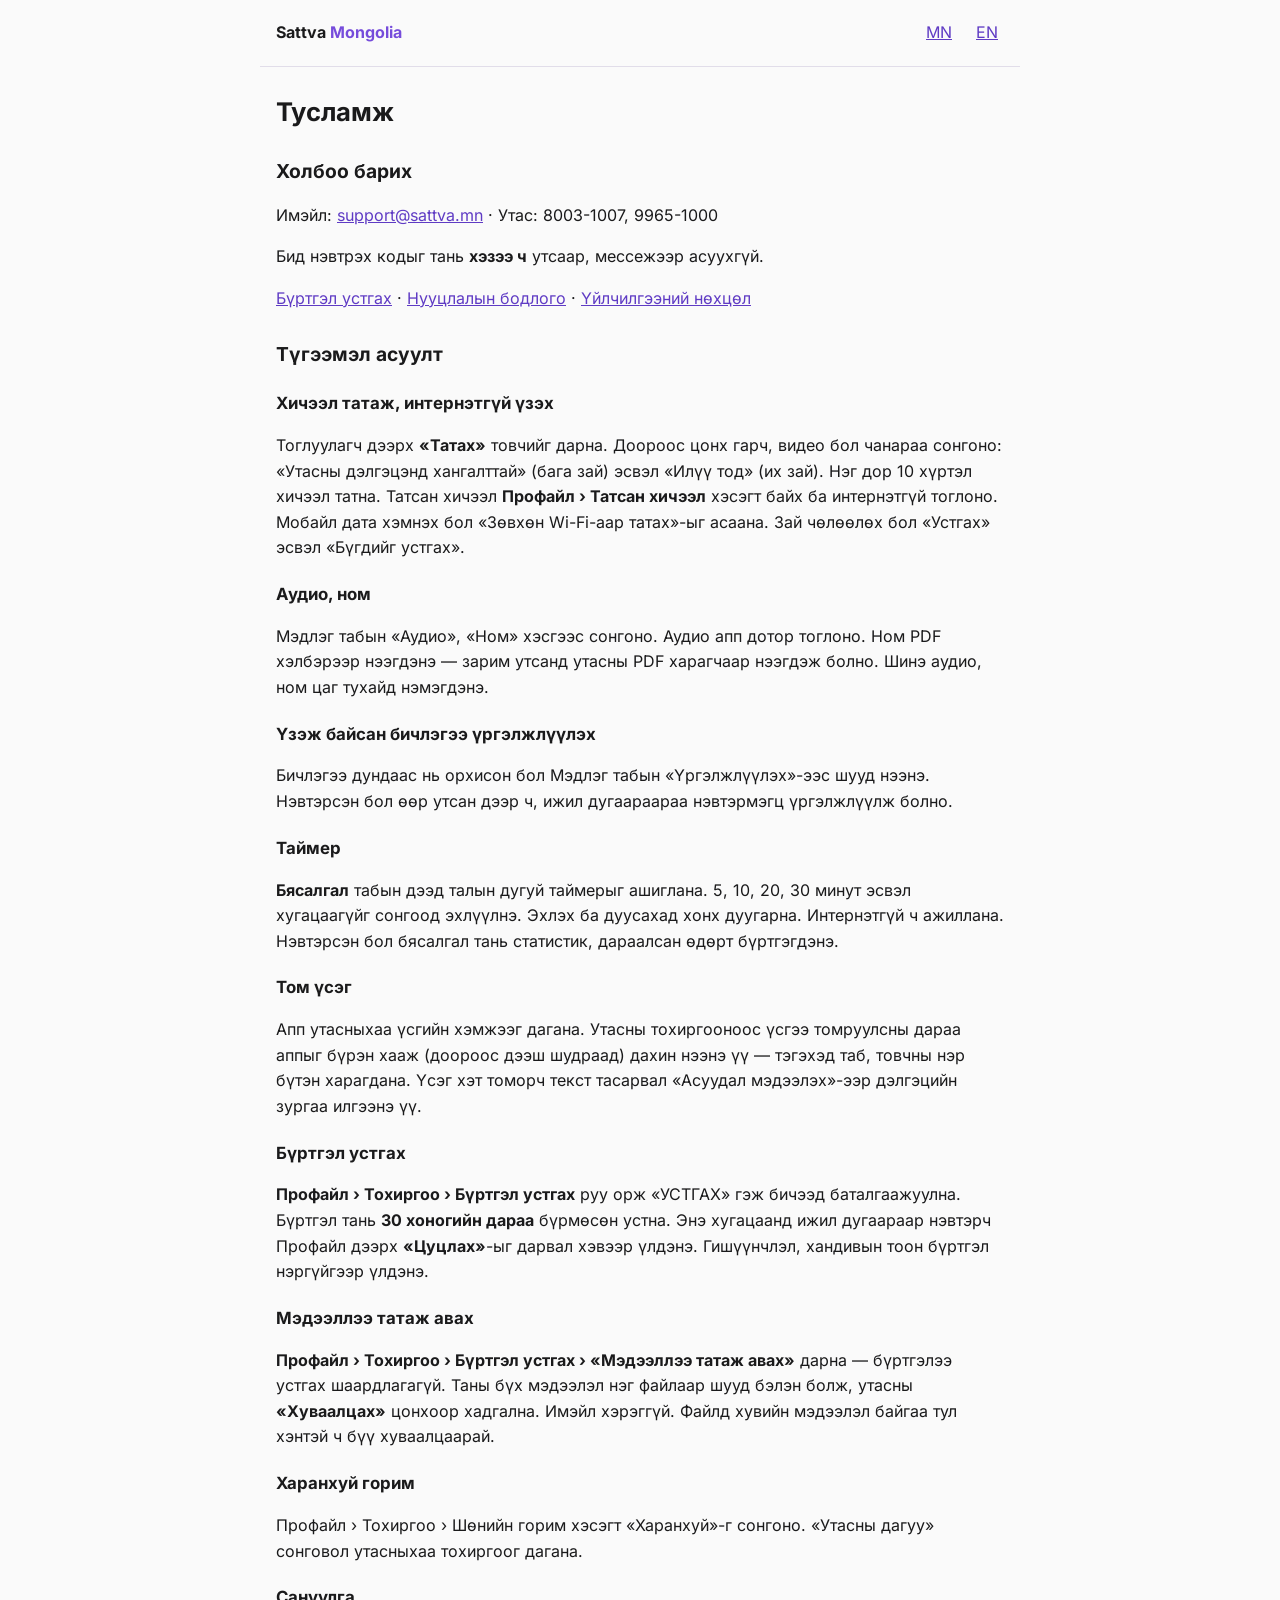
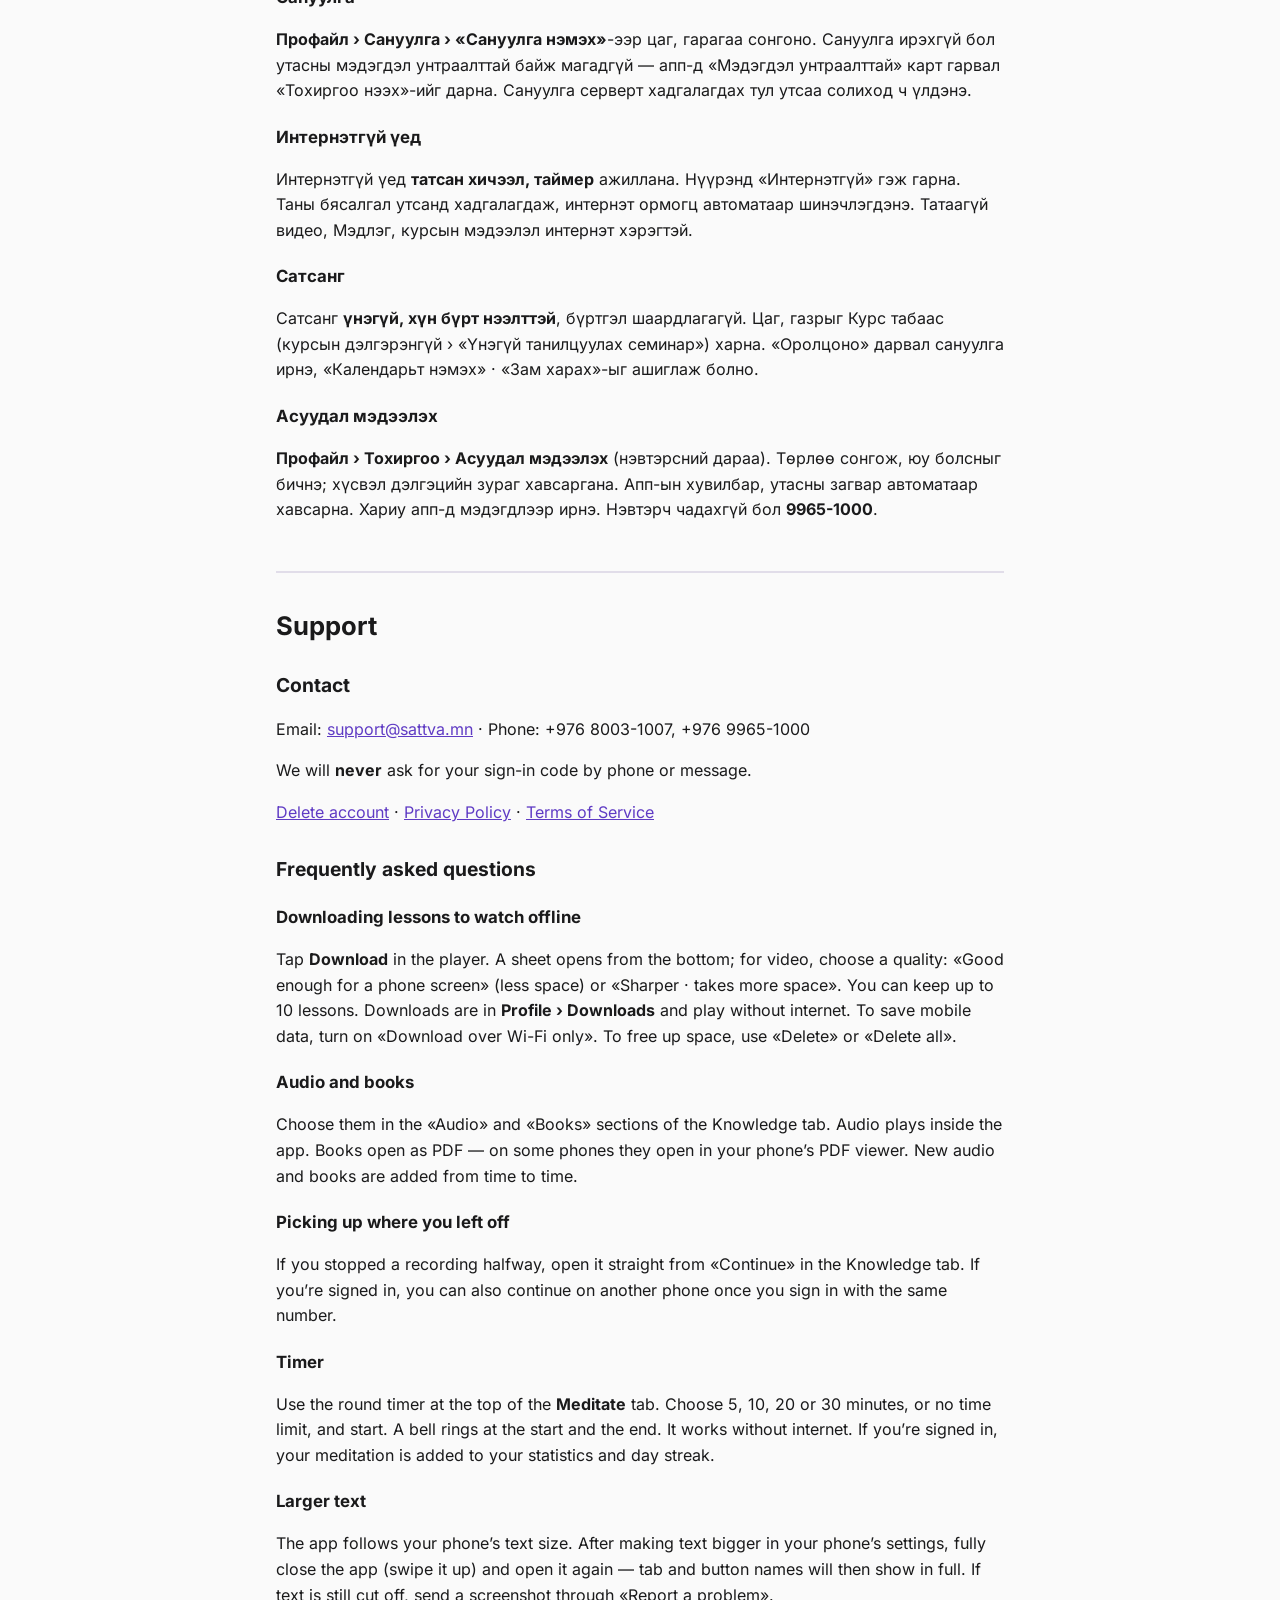
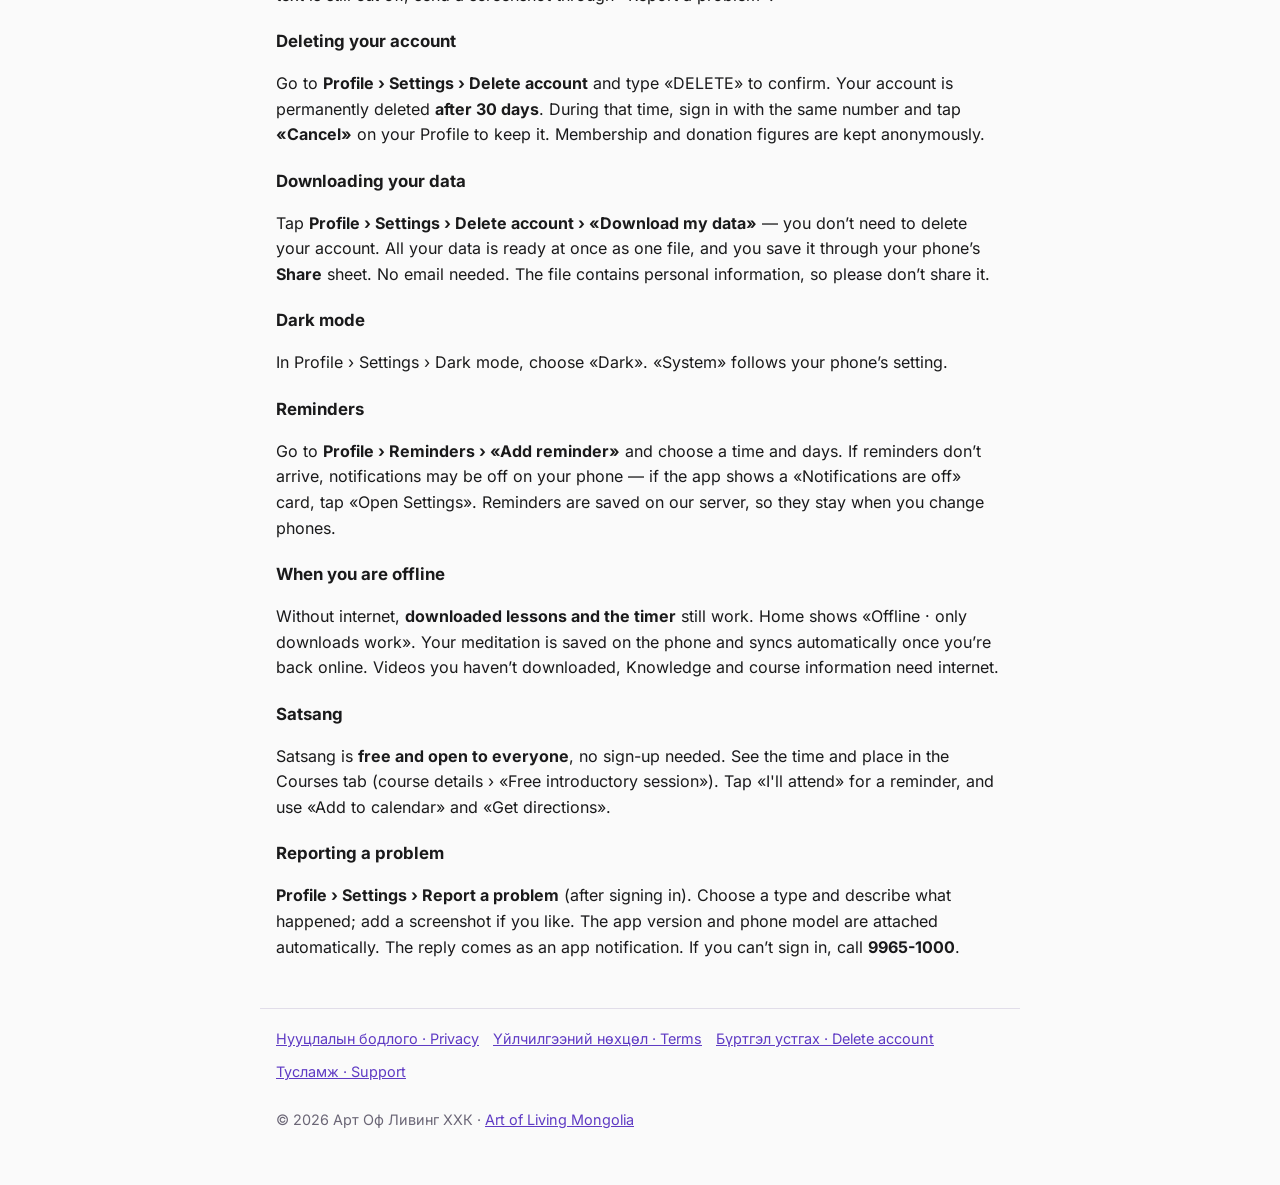
<file: support/index.html>
<!doctype html>
<html lang="mn">
<head>
<meta charset="utf-8">
<meta name="viewport" content="width=device-width, initial-scale=1">
<title>Тусламж · Support — Sattva Mongolia</title>
<link rel="canonical" href="https://sattva.mn/support/">
<meta name="description" content="Sattva Mongolia тусламж, холбоо барих / Support and contact">
<meta name="color-scheme" content="light dark">
<meta property="og:type" content="website">
<meta property="og:site_name" content="Sattva Mongolia">
<meta property="og:url" content="https://sattva.mn/support/">
<meta property="og:locale" content="mn_MN">
<meta property="og:title" content="Тусламж · Support — Sattva Mongolia">
<meta property="og:description" content="Sattva Mongolia тусламж, холбоо барих / Support and contact">
<meta property="og:image" content="https://sattva.mn/og.jpg">
<meta property="og:image:width" content="1200">
<meta property="og:image:height" content="630">
<meta property="og:image:alt" content="Sattva Mongolia апп — Бясалгал, Мэдлэг">
<meta name="twitter:card" content="summary_large_image">
<link rel="icon" href="/favicon.ico" sizes="48x48">
<link rel="icon" href="/favicon.svg" type="image/svg+xml">
<link rel="apple-touch-icon" href="/apple-touch-icon.png">
<link rel="preload" href="/fonts/inter-cyrillic-400-normal.woff2" as="font" type="font/woff2" crossorigin>
<link rel="preload" href="/fonts/inter-cyrillic-700-normal.woff2" as="font" type="font/woff2" crossorigin>
<link rel="preload" href="/fonts/inter-latin-400-normal.woff2" as="font" type="font/woff2" crossorigin>
<link rel="preload" href="/fonts/inter-latin-700-normal.woff2" as="font" type="font/woff2" crossorigin>
<style>
@font-face{font-family:Inter;font-style:normal;font-weight:400;font-display:swap;src:url(/fonts/inter-cyrillic-ext-400-normal.woff2) format('woff2');unicode-range:U+0460-052F,U+1C80-1C8A,U+20B4,U+2DE0-2DFF,U+A640-A69F,U+FE2E-FE2F}
@font-face{font-family:Inter;font-style:normal;font-weight:400;font-display:swap;src:url(/fonts/inter-cyrillic-400-normal.woff2) format('woff2');unicode-range:U+0301,U+0400-045F,U+0490-0491,U+04B0-04B1,U+2116}
@font-face{font-family:Inter;font-style:normal;font-weight:400;font-display:swap;src:url(/fonts/inter-latin-ext-400-normal.woff2) format('woff2');unicode-range:U+0100-02BA,U+02BD-02C5,U+02C7-02CC,U+02CE-02D7,U+02DD-02FF,U+0304,U+0308,U+0329,U+1D00-1DBF,U+1E00-1E9F,U+1EF2-1EFF,U+2020,U+20A0-20AB,U+20AD-20C0,U+2113,U+2C60-2C7F,U+A720-A7FF}
@font-face{font-family:Inter;font-style:normal;font-weight:400;font-display:swap;src:url(/fonts/inter-latin-400-normal.woff2) format('woff2');unicode-range:U+0000-00FF,U+0131,U+0152-0153,U+02BB-02BC,U+02C6,U+02DA,U+02DC,U+0304,U+0308,U+0329,U+2000-206F,U+20AC,U+2122,U+2191,U+2193,U+2212,U+2215,U+FEFF,U+FFFD}
@font-face{font-family:Inter;font-style:normal;font-weight:500;font-display:swap;src:url(/fonts/inter-cyrillic-ext-500-normal.woff2) format('woff2');unicode-range:U+0460-052F,U+1C80-1C8A,U+20B4,U+2DE0-2DFF,U+A640-A69F,U+FE2E-FE2F}
@font-face{font-family:Inter;font-style:normal;font-weight:500;font-display:swap;src:url(/fonts/inter-cyrillic-500-normal.woff2) format('woff2');unicode-range:U+0301,U+0400-045F,U+0490-0491,U+04B0-04B1,U+2116}
@font-face{font-family:Inter;font-style:normal;font-weight:500;font-display:swap;src:url(/fonts/inter-latin-ext-500-normal.woff2) format('woff2');unicode-range:U+0100-02BA,U+02BD-02C5,U+02C7-02CC,U+02CE-02D7,U+02DD-02FF,U+0304,U+0308,U+0329,U+1D00-1DBF,U+1E00-1E9F,U+1EF2-1EFF,U+2020,U+20A0-20AB,U+20AD-20C0,U+2113,U+2C60-2C7F,U+A720-A7FF}
@font-face{font-family:Inter;font-style:normal;font-weight:500;font-display:swap;src:url(/fonts/inter-latin-500-normal.woff2) format('woff2');unicode-range:U+0000-00FF,U+0131,U+0152-0153,U+02BB-02BC,U+02C6,U+02DA,U+02DC,U+0304,U+0308,U+0329,U+2000-206F,U+20AC,U+2122,U+2191,U+2193,U+2212,U+2215,U+FEFF,U+FFFD}
@font-face{font-family:Inter;font-style:normal;font-weight:600;font-display:swap;src:url(/fonts/inter-cyrillic-ext-600-normal.woff2) format('woff2');unicode-range:U+0460-052F,U+1C80-1C8A,U+20B4,U+2DE0-2DFF,U+A640-A69F,U+FE2E-FE2F}
@font-face{font-family:Inter;font-style:normal;font-weight:600;font-display:swap;src:url(/fonts/inter-cyrillic-600-normal.woff2) format('woff2');unicode-range:U+0301,U+0400-045F,U+0490-0491,U+04B0-04B1,U+2116}
@font-face{font-family:Inter;font-style:normal;font-weight:600;font-display:swap;src:url(/fonts/inter-latin-ext-600-normal.woff2) format('woff2');unicode-range:U+0100-02BA,U+02BD-02C5,U+02C7-02CC,U+02CE-02D7,U+02DD-02FF,U+0304,U+0308,U+0329,U+1D00-1DBF,U+1E00-1E9F,U+1EF2-1EFF,U+2020,U+20A0-20AB,U+20AD-20C0,U+2113,U+2C60-2C7F,U+A720-A7FF}
@font-face{font-family:Inter;font-style:normal;font-weight:600;font-display:swap;src:url(/fonts/inter-latin-600-normal.woff2) format('woff2');unicode-range:U+0000-00FF,U+0131,U+0152-0153,U+02BB-02BC,U+02C6,U+02DA,U+02DC,U+0304,U+0308,U+0329,U+2000-206F,U+20AC,U+2122,U+2191,U+2193,U+2212,U+2215,U+FEFF,U+FFFD}
@font-face{font-family:Inter;font-style:normal;font-weight:700;font-display:swap;src:url(/fonts/inter-cyrillic-ext-700-normal.woff2) format('woff2');unicode-range:U+0460-052F,U+1C80-1C8A,U+20B4,U+2DE0-2DFF,U+A640-A69F,U+FE2E-FE2F}
@font-face{font-family:Inter;font-style:normal;font-weight:700;font-display:swap;src:url(/fonts/inter-cyrillic-700-normal.woff2) format('woff2');unicode-range:U+0301,U+0400-045F,U+0490-0491,U+04B0-04B1,U+2116}
@font-face{font-family:Inter;font-style:normal;font-weight:700;font-display:swap;src:url(/fonts/inter-latin-ext-700-normal.woff2) format('woff2');unicode-range:U+0100-02BA,U+02BD-02C5,U+02C7-02CC,U+02CE-02D7,U+02DD-02FF,U+0304,U+0308,U+0329,U+1D00-1DBF,U+1E00-1E9F,U+1EF2-1EFF,U+2020,U+20A0-20AB,U+20AD-20C0,U+2113,U+2C60-2C7F,U+A720-A7FF}
@font-face{font-family:Inter;font-style:normal;font-weight:700;font-display:swap;src:url(/fonts/inter-latin-700-normal.woff2) format('woff2');unicode-range:U+0000-00FF,U+0131,U+0152-0153,U+02BB-02BC,U+02C6,U+02DA,U+02DC,U+0304,U+0308,U+0329,U+2000-206F,U+20AC,U+2122,U+2191,U+2193,U+2212,U+2215,U+FEFF,U+FFFD}
@font-face{font-family:Inter;font-style:normal;font-weight:800;font-display:swap;src:url(/fonts/inter-cyrillic-ext-800-normal.woff2) format('woff2');unicode-range:U+0460-052F,U+1C80-1C8A,U+20B4,U+2DE0-2DFF,U+A640-A69F,U+FE2E-FE2F}
@font-face{font-family:Inter;font-style:normal;font-weight:800;font-display:swap;src:url(/fonts/inter-cyrillic-800-normal.woff2) format('woff2');unicode-range:U+0301,U+0400-045F,U+0490-0491,U+04B0-04B1,U+2116}
@font-face{font-family:Inter;font-style:normal;font-weight:800;font-display:swap;src:url(/fonts/inter-latin-ext-800-normal.woff2) format('woff2');unicode-range:U+0100-02BA,U+02BD-02C5,U+02C7-02CC,U+02CE-02D7,U+02DD-02FF,U+0304,U+0308,U+0329,U+1D00-1DBF,U+1E00-1E9F,U+1EF2-1EFF,U+2020,U+20A0-20AB,U+20AD-20C0,U+2113,U+2C60-2C7F,U+A720-A7FF}
@font-face{font-family:Inter;font-style:normal;font-weight:800;font-display:swap;src:url(/fonts/inter-latin-800-normal.woff2) format('woff2');unicode-range:U+0000-00FF,U+0131,U+0152-0153,U+02BB-02BC,U+02C6,U+02DA,U+02DC,U+0304,U+0308,U+0329,U+2000-206F,U+20AC,U+2122,U+2191,U+2193,U+2212,U+2215,U+FEFF,U+FFFD}
@font-face{font-family:"Inter Fallback";font-style:normal;font-weight:100 500;src:local("Arial"),local("ArialMT");size-adjust:106.5%;ascent-override:90.96%;descent-override:22.65%;line-gap-override:0%}
@font-face{font-family:"Inter Fallback";font-style:normal;font-weight:600 900;src:local("Arial Bold"),local("Arial-BoldMT");size-adjust:102%;ascent-override:94.98%;descent-override:23.65%;line-gap-override:0%}
</style>
<style>
:root{--bg:#FAFAFA;--surface:#FFFFFF;--ink:#1A1A1B;--ink2:#6B6676;--line:#E1DDE9;--primary:#764CDB;--link:#5F3BC4;--soft:#F2ECFF;--warn:#A34A08;--warnbg:#FFF1E6}
@media (prefers-color-scheme:dark){:root{--bg:#141119;--surface:#1E1A26;--ink:#F4F1FA;--ink2:#B4ADC4;--line:#3A3448;--primary:#A98BF5;--link:#C0A9FA;--soft:#2A2240;--warn:#F5A95C;--warnbg:#3A2A1A}}
*{box-sizing:border-box}
html{-webkit-text-size-adjust:100%}
body{margin:0;background:var(--bg);color:var(--ink);font:16px/1.6 "Inter","Inter Fallback",system-ui,-apple-system,"Segoe UI",Roboto,Arial,sans-serif}
header,main,footer{max-width:760px;margin:0 auto;padding:0 16px}
header{display:flex;justify-content:space-between;align-items:center;padding-top:16px;padding-bottom:16px;border-bottom:1px solid var(--line)}
.brand{font-weight:700;color:var(--ink);text-decoration:none}
.brand span{color:var(--primary)}
nav.lang a{margin-left:12px;display:inline-block;padding:4px 6px}
a{color:var(--link)}
h1{font-size:1.6rem;line-height:1.3;margin:28px 0 8px}
h2{font-size:1.2rem;margin:28px 0 8px}
h3{font-size:1.05rem;margin:20px 0 6px}
.meta{color:var(--ink2);font-size:.9rem}
.nw{white-space:nowrap}
.ver{margin-top:32px}
.lang-block+.lang-block{margin-top:48px;padding-top:8px;border-top:2px solid var(--line)}
.tw{overflow-x:auto;margin:12px 0}
table{border-collapse:collapse;width:100%;min-width:480px;background:var(--surface);font-size:.92rem}
th,td{border:1px solid var(--line);padding:8px;text-align:left;vertical-align:top}
th{background:var(--soft)}
mark.tbd{background:var(--warnbg);color:var(--warn);border-radius:4px;padding:0 3px;font-size:.92em}
ul,ol{padding-left:22px}
footer{margin-top:48px;padding-top:16px;padding-bottom:32px;border-top:1px solid var(--line);color:var(--ink2);font-size:.9rem}
footer a{margin-right:14px;display:inline-block;margin-bottom:6px;padding:2px 0;min-height:24px}
.skip{position:absolute;left:12px;top:-80px;z-index:60;background:#764CDB;color:#fff;font-weight:600;padding:10px 14px;border-radius:10px;text-decoration:none}
.skip:focus{top:12px}
</style>
<script>
if(/[?&]lang=en\b/.test(location.search)&&!location.hash){document.documentElement.lang="en";addEventListener("DOMContentLoaded",function(){var e=document.getElementById("en");if(e)e.scrollIntoView();});}
</script>
</head>
<body>
<a class="skip" href="#main">Агуулга руу алгасах · Skip to content</a>
<header><a class="brand" href="/">Sattva <span>Mongolia</span></a><nav class="lang"><a href="#mn">MN</a><a href="#en">EN</a></nav></header>
<main id="main">
<section class="lang-block" id="mn" lang="mn">
<h1>Тусламж</h1>
<h2>Холбоо барих</h2>
<p>Имэйл: <a href="mailto:support@sattva.mn">support@sattva.mn</a> · Утас: <span class="nw">8003-1007</span>, <span class="nw">9965-1000</span></p>
<p>Бид нэвтрэх кодыг тань <strong>хэзээ ч</strong> утсаар, мессежээр асуухгүй.</p>
<p><a href="/delete-account">Бүртгэл устгах</a> · <a href="/privacy">Нууцлалын бодлого</a> · <a href="/terms">Үйлчилгээний нөхцөл</a></p>
<h2>Түгээмэл асуулт</h2>
<h3>Хичээл татаж, интернэтгүй үзэх</h3>
<p>Тоглуулагч дээрх <strong>«Татах»</strong> товчийг дарна. Доороос цонх гарч, видео бол чанараа сонгоно: «Утасны дэлгэцэнд хангалттай» (бага зай) эсвэл «Илүү тод» (их зай). Нэг дор 10 хүртэл хичээл татна. Татсан хичээл <strong>Профайл › Татсан хичээл</strong> хэсэгт байх ба интернэтгүй тоглоно. Мобайл дата хэмнэх бол «Зөвхөн Wi-Fi-аар татах»-ыг асаана. Зай чөлөөлөх бол «Устгах» эсвэл «Бүгдийг устгах».</p>
<h3>Аудио, ном</h3>
<p>Мэдлэг табын «Аудио», «Ном» хэсгээс сонгоно. Аудио апп дотор тоглоно. Ном PDF хэлбэрээр нээгдэнэ — зарим утсанд утасны PDF харагчаар нээгдэж болно. Шинэ аудио, ном цаг тухайд нэмэгдэнэ.</p>
<h3>Үзэж байсан бичлэгээ үргэлжлүүлэх</h3>
<p>Бичлэгээ дундаас нь орхисон бол Мэдлэг табын «Үргэлжлүүлэх»-ээс шууд нээнэ. Нэвтэрсэн бол өөр утсан дээр ч, ижил дугаараараа нэвтэрмэгц үргэлжлүүлж болно.</p>
<h3>Таймер</h3>
<p><strong>Бясалгал</strong> табын дээд талын дугуй таймерыг ашиглана. 5, 10, 20, 30 минут эсвэл хугацаагүйг сонгоод эхлүүлнэ. Эхлэх ба дуусахад хонх дуугарна. Интернэтгүй ч ажиллана. Нэвтэрсэн бол бясалгал тань статистик, дараалсан өдөрт бүртгэгдэнэ.</p>
<h3>Том үсэг</h3>
<p>Апп утасныхаа үсгийн хэмжээг дагана. Утасны тохиргооноос үсгээ томруулсны дараа аппыг бүрэн хааж (доороос дээш шудраад) дахин нээнэ үү — тэгэхэд таб, товчны нэр бүтэн харагдана. Үсэг хэт томорч текст тасарвал «Асуудал мэдээлэх»-ээр дэлгэцийн зургаа илгээнэ үү.</p>
<h3>Бүртгэл устгах</h3>
<p><strong>Профайл › Тохиргоо › Бүртгэл устгах</strong> руу орж «УСТГАХ» гэж бичээд баталгаажуулна. Бүртгэл тань <strong>30 хоногийн дараа</strong> бүрмөсөн устна. Энэ хугацаанд ижил дугаараар нэвтэрч Профайл дээрх <strong>«Цуцлах»</strong>-ыг дарвал хэвээр үлдэнэ. Гишүүнчлэл, хандивын тоон бүртгэл нэргүйгээр үлдэнэ.</p>
<h3>Мэдээллээ татаж авах</h3>
<p><strong>Профайл › Тохиргоо › Бүртгэл устгах › «Мэдээллээ татаж авах»</strong> дарна — бүртгэлээ устгах шаардлагагүй. Таны бүх мэдээлэл нэг файлаар шууд бэлэн болж, утасны <strong>«Хуваалцах»</strong> цонхоор хадгална. Имэйл хэрэггүй. Файлд хувийн мэдээлэл байгаа тул хэнтэй ч бүү хуваалцаарай.</p>
<h3>Харанхуй горим</h3>
<p>Профайл › Тохиргоо › Шөнийн горим хэсэгт «Харанхуй»-г сонгоно. «Утасны дагуу» сонговол утасныхаа тохиргоог дагана.</p>
<h3>Сануулга</h3>
<p><strong>Профайл › Сануулга › «Сануулга нэмэх»</strong>-ээр цаг, гарагаа сонгоно. Сануулга ирэхгүй бол утасны мэдэгдэл унтраалттай байж магадгүй — апп-д «Мэдэгдэл унтраалттай» карт гарвал «Тохиргоо нээх»-ийг дарна. Сануулга серверт хадгалагдах тул утсаа солиход ч үлдэнэ.</p>
<h3>Интернэтгүй үед</h3>
<p>Интернэтгүй үед <strong>татсан хичээл, таймер</strong> ажиллана. Нүүрэнд «Интернэтгүй» гэж гарна. Таны бясалгал утсанд хадгалагдаж, интернэт ормогц автоматаар шинэчлэгдэнэ. Татаагүй видео, Мэдлэг, курсын мэдээлэл интернэт хэрэгтэй.</p>
<h3>Сатсанг</h3>
<p>Сатсанг <strong>үнэгүй, хүн бүрт нээлттэй</strong>, бүртгэл шаардлагагүй. Цаг, газрыг Курс табаас (курсын дэлгэрэнгүй › «Үнэгүй танилцуулах семинар») харна. «Оролцоно» дарвал сануулга ирнэ, «Календарьт нэмэх» · «Зам харах»-ыг ашиглаж болно.</p>
<h3>Асуудал мэдээлэх</h3>
<p><strong>Профайл › Тохиргоо › Асуудал мэдээлэх</strong> (нэвтэрсний дараа). Төрлөө сонгож, юу болсныг бичнэ; хүсвэл дэлгэцийн зураг хавсаргана. Апп-ын хувилбар, утасны загвар автоматаар хавсарна. Хариу апп-д мэдэгдлээр ирнэ. Нэвтэрч чадахгүй бол <strong><span class="nw">9965-1000</span></strong>.</p>
</section>
<section class="lang-block" id="en" lang="en">
<h1>Support</h1>
<h2>Contact</h2>
<p>Email: <a href="mailto:support@sattva.mn">support@sattva.mn</a> · Phone: <span class="nw">+976 8003-1007</span>, <span class="nw">+976 9965-1000</span></p>
<p>We will <strong>never</strong> ask for your sign-in code by phone or message.</p>
<p><a href="/delete-account">Delete account</a> · <a href="/privacy">Privacy Policy</a> · <a href="/terms">Terms of Service</a></p>
<h2>Frequently asked questions</h2>
<h3>Downloading lessons to watch offline</h3>
<p>Tap <strong>Download</strong> in the player. A sheet opens from the bottom; for video, choose a quality: «Good enough for a phone screen» (less space) or «Sharper · takes more space». You can keep up to 10 lessons. Downloads are in <strong>Profile › Downloads</strong> and play without internet. To save mobile data, turn on «Download over Wi-Fi only». To free up space, use «Delete» or «Delete all».</p>
<h3>Audio and books</h3>
<p>Choose them in the «Audio» and «Books» sections of the Knowledge tab. Audio plays inside the app. Books open as PDF — on some phones they open in your phone’s PDF viewer. New audio and books are added from time to time.</p>
<h3>Picking up where you left off</h3>
<p>If you stopped a recording halfway, open it straight from «Continue» in the Knowledge tab. If you’re signed in, you can also continue on another phone once you sign in with the same number.</p>
<h3>Timer</h3>
<p>Use the round timer at the top of the <strong>Meditate</strong> tab. Choose 5, 10, 20 or 30 minutes, or no time limit, and start. A bell rings at the start and the end. It works without internet. If you’re signed in, your meditation is added to your statistics and day streak.</p>
<h3>Larger text</h3>
<p>The app follows your phone’s text size. After making text bigger in your phone’s settings, fully close the app (swipe it up) and open it again — tab and button names will then show in full. If text is still cut off, send a screenshot through «Report a problem».</p>
<h3>Deleting your account</h3>
<p>Go to <strong>Profile › Settings › Delete account</strong> and type «DELETE» to confirm. Your account is permanently deleted <strong>after 30 days</strong>. During that time, sign in with the same number and tap <strong>«Cancel»</strong> on your Profile to keep it. Membership and donation figures are kept anonymously.</p>
<h3>Downloading your data</h3>
<p>Tap <strong>Profile › Settings › Delete account › «Download my data»</strong> — you don’t need to delete your account. All your data is ready at once as one file, and you save it through your phone’s <strong>Share</strong> sheet. No email needed. The file contains personal information, so please don’t share it.</p>
<h3>Dark mode</h3>
<p>In Profile › Settings › Dark mode, choose «Dark». «System» follows your phone’s setting.</p>
<h3>Reminders</h3>
<p>Go to <strong>Profile › Reminders › «Add reminder»</strong> and choose a time and days. If reminders don’t arrive, notifications may be off on your phone — if the app shows a «Notifications are off» card, tap «Open Settings». Reminders are saved on our server, so they stay when you change phones.</p>
<h3>When you are offline</h3>
<p>Without internet, <strong>downloaded lessons and the timer</strong> still work. Home shows «Offline · only downloads work». Your meditation is saved on the phone and syncs automatically once you’re back online. Videos you haven’t downloaded, Knowledge and course information need internet.</p>
<h3>Satsang</h3>
<p>Satsang is <strong>free and open to everyone</strong>, no sign-up needed. See the time and place in the Courses tab (course details › «Free introductory session»). Tap «I'll attend» for a reminder, and use «Add to calendar» and «Get directions».</p>
<h3>Reporting a problem</h3>
<p><strong>Profile › Settings › Report a problem</strong> (after signing in). Choose a type and describe what happened; add a screenshot if you like. The app version and phone model are attached automatically. The reply comes as an app notification. If you can’t sign in, call <strong><span class="nw">9965-1000</span></strong>.</p>
</section>
</main>
<footer><a href="/privacy">Нууцлалын бодлого · Privacy</a><a href="/terms">Үйлчилгээний нөхцөл · Terms</a><a href="/delete-account">Бүртгэл устгах · Delete account</a><a href="/support">Тусламж · Support</a><p>© 2026 Арт Оф Ливинг ХХК · <a href="https://www.artofliving.org/mn-mn">Art of Living Mongolia</a></p></footer>
</body>
</html>
</file>
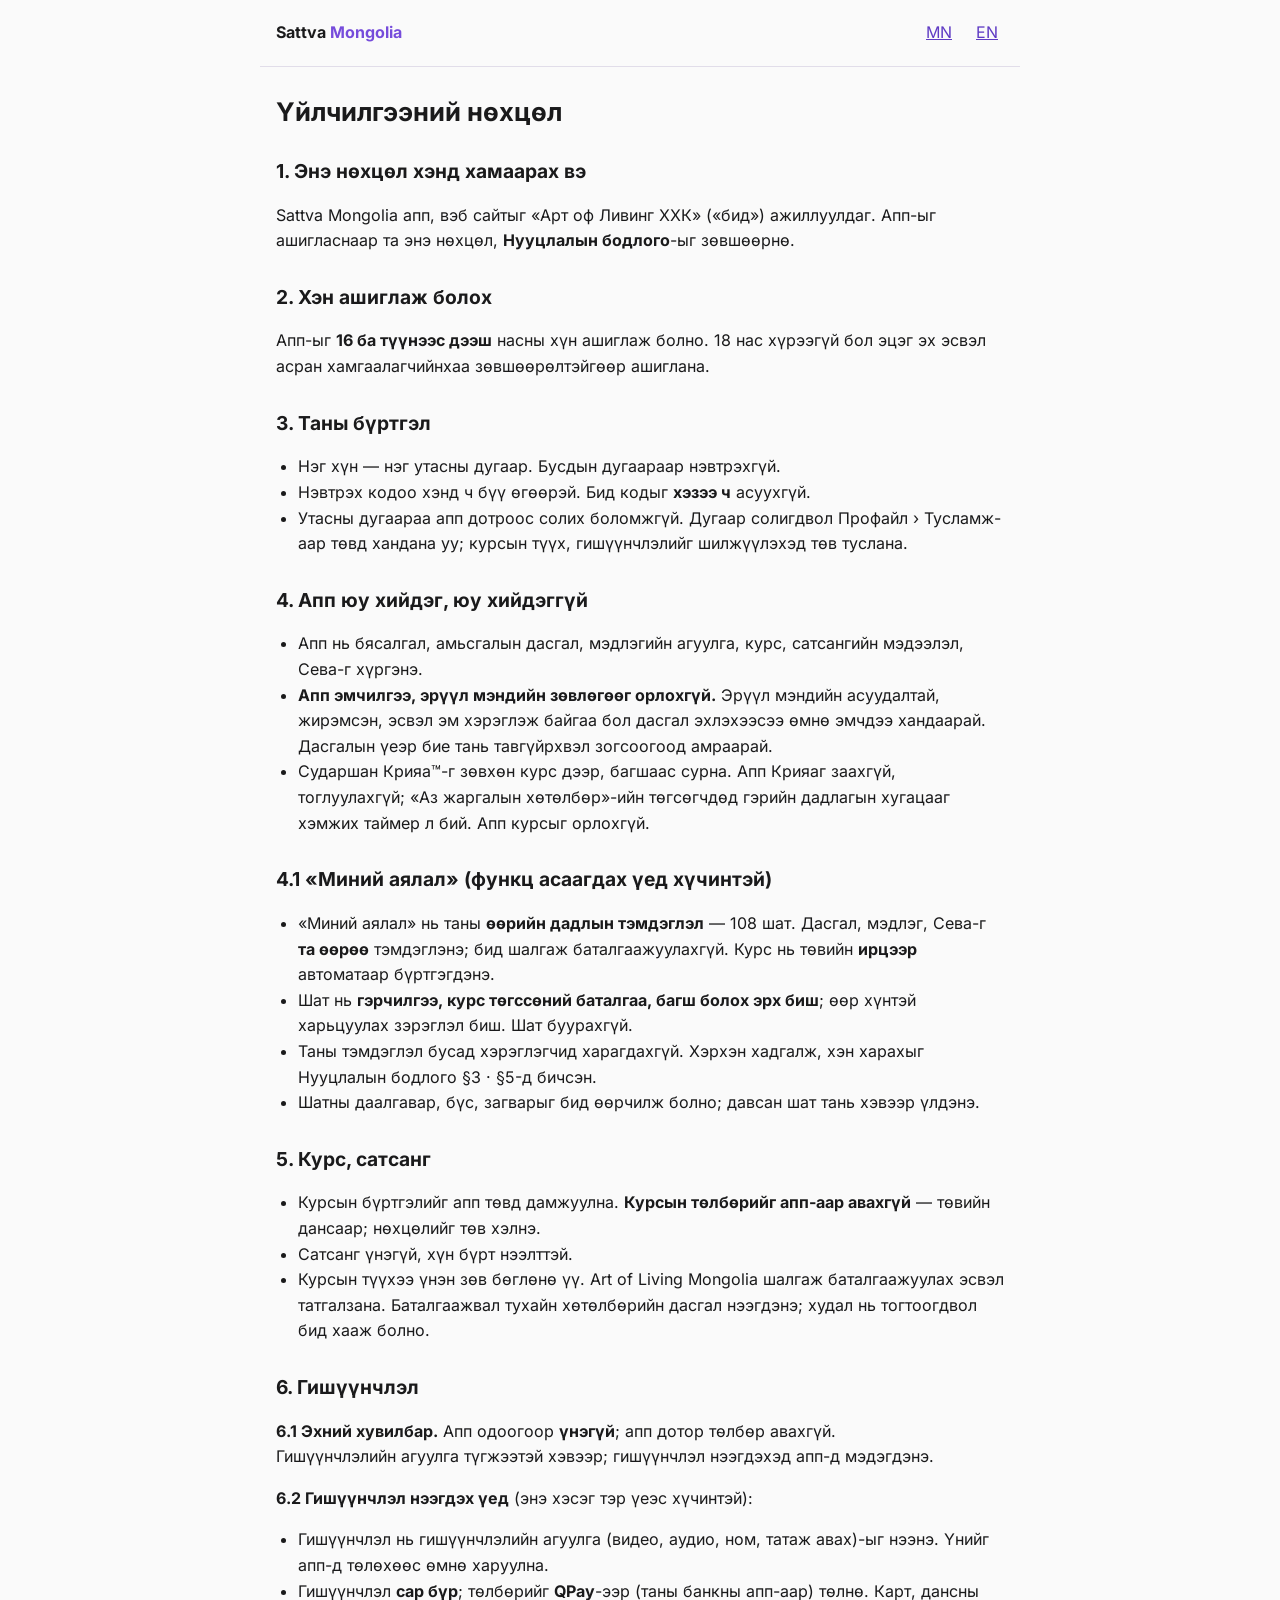
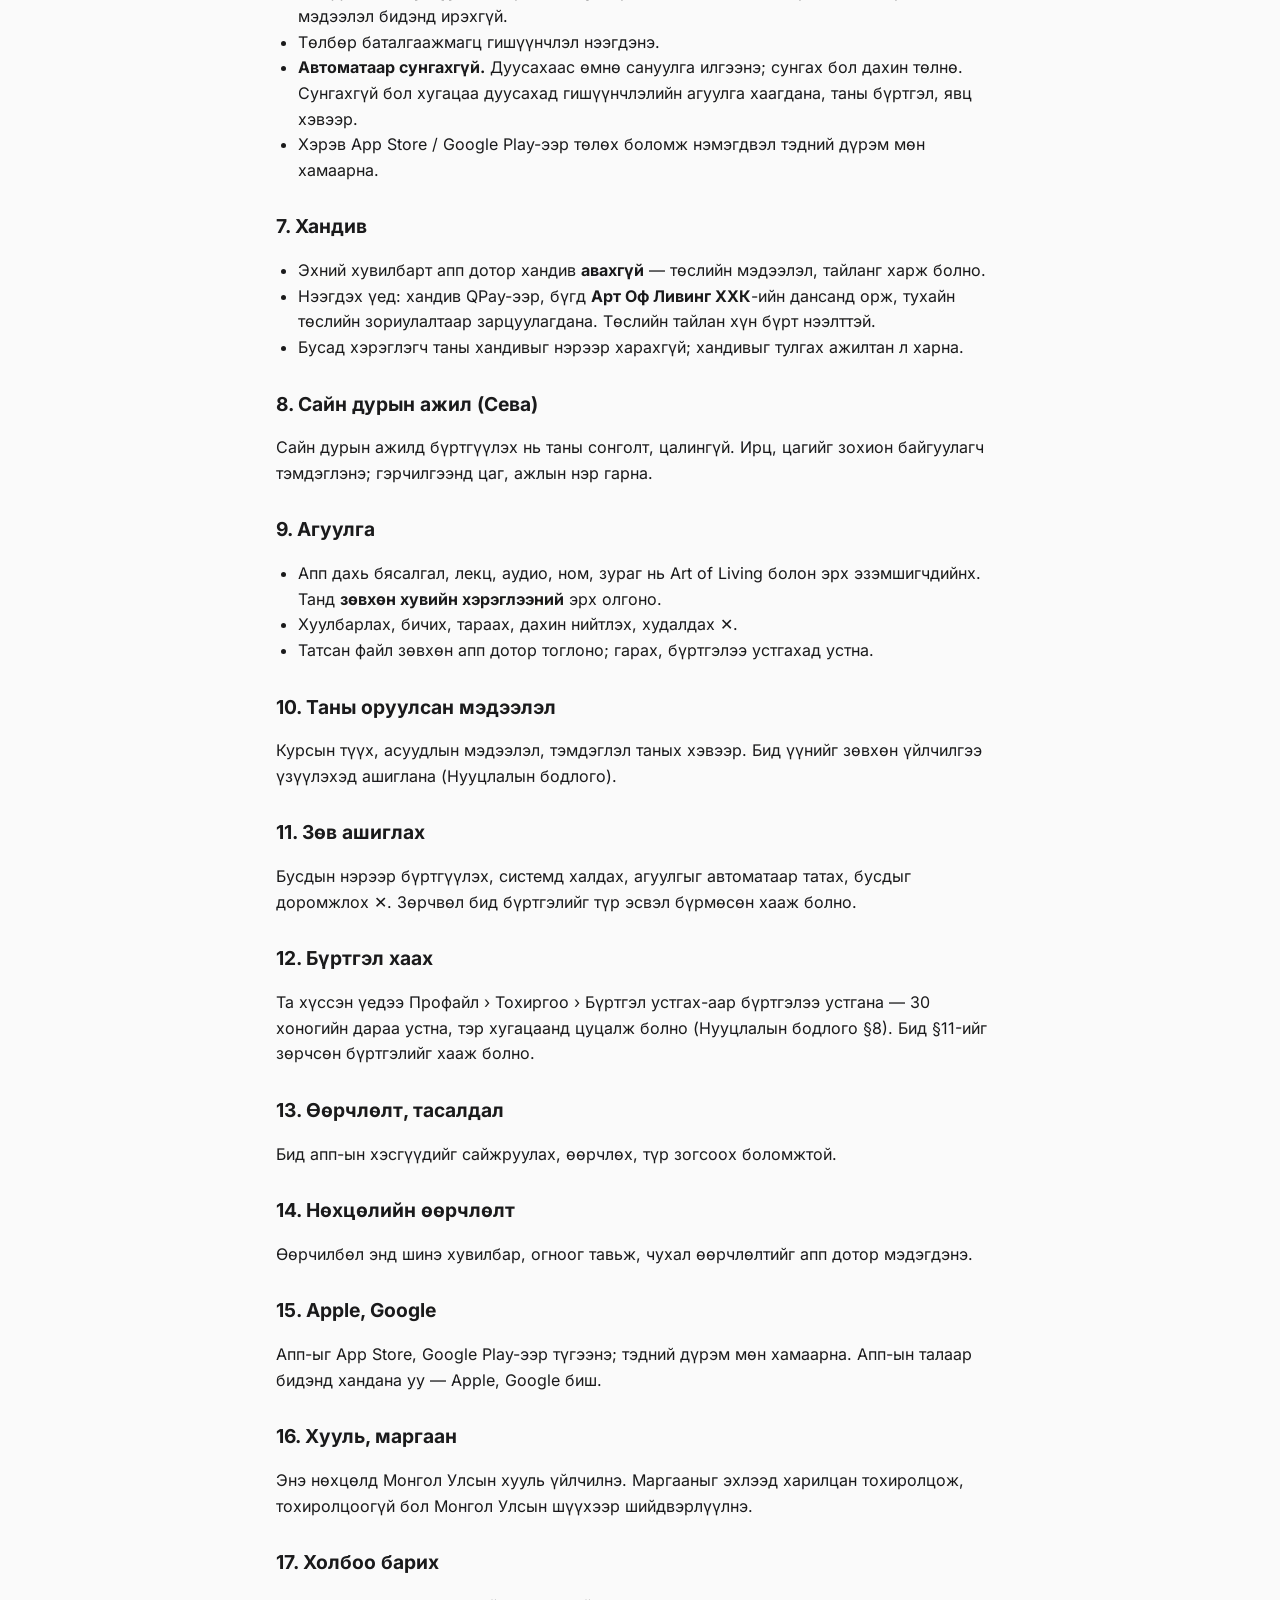
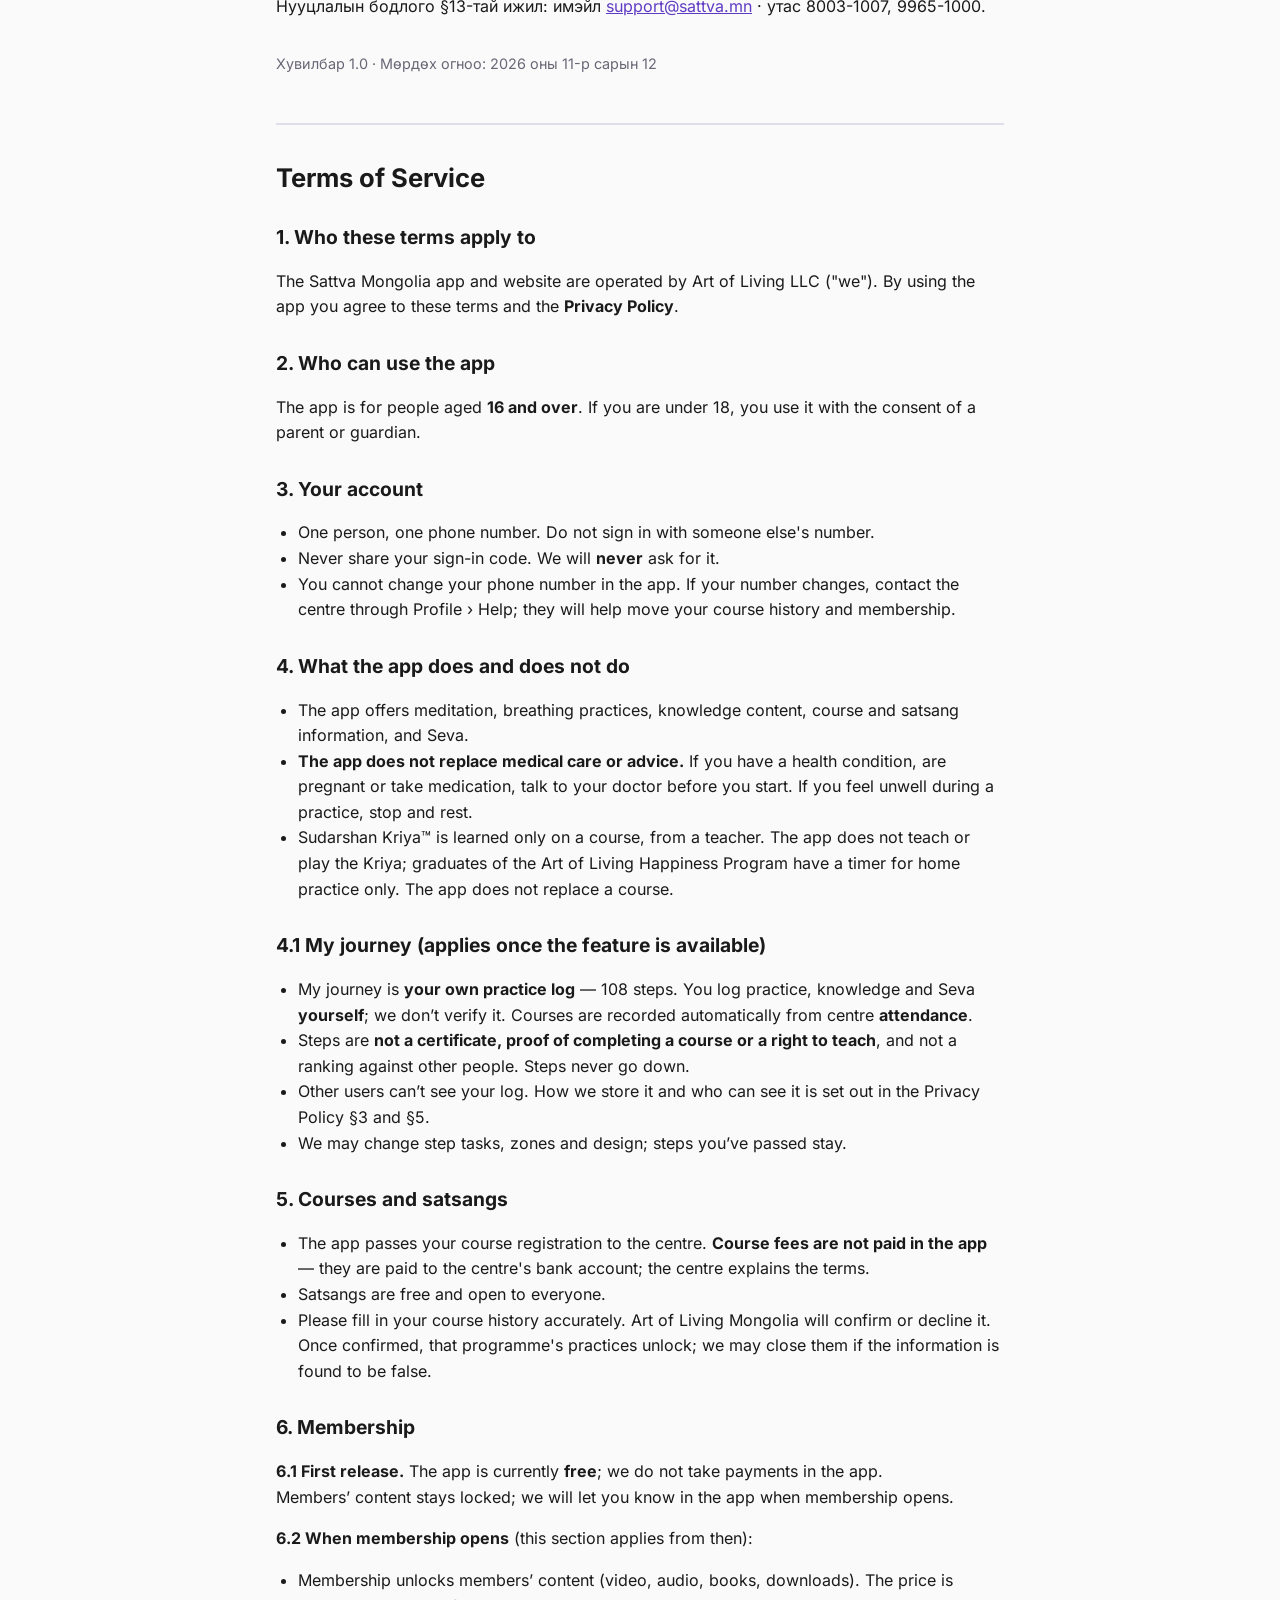
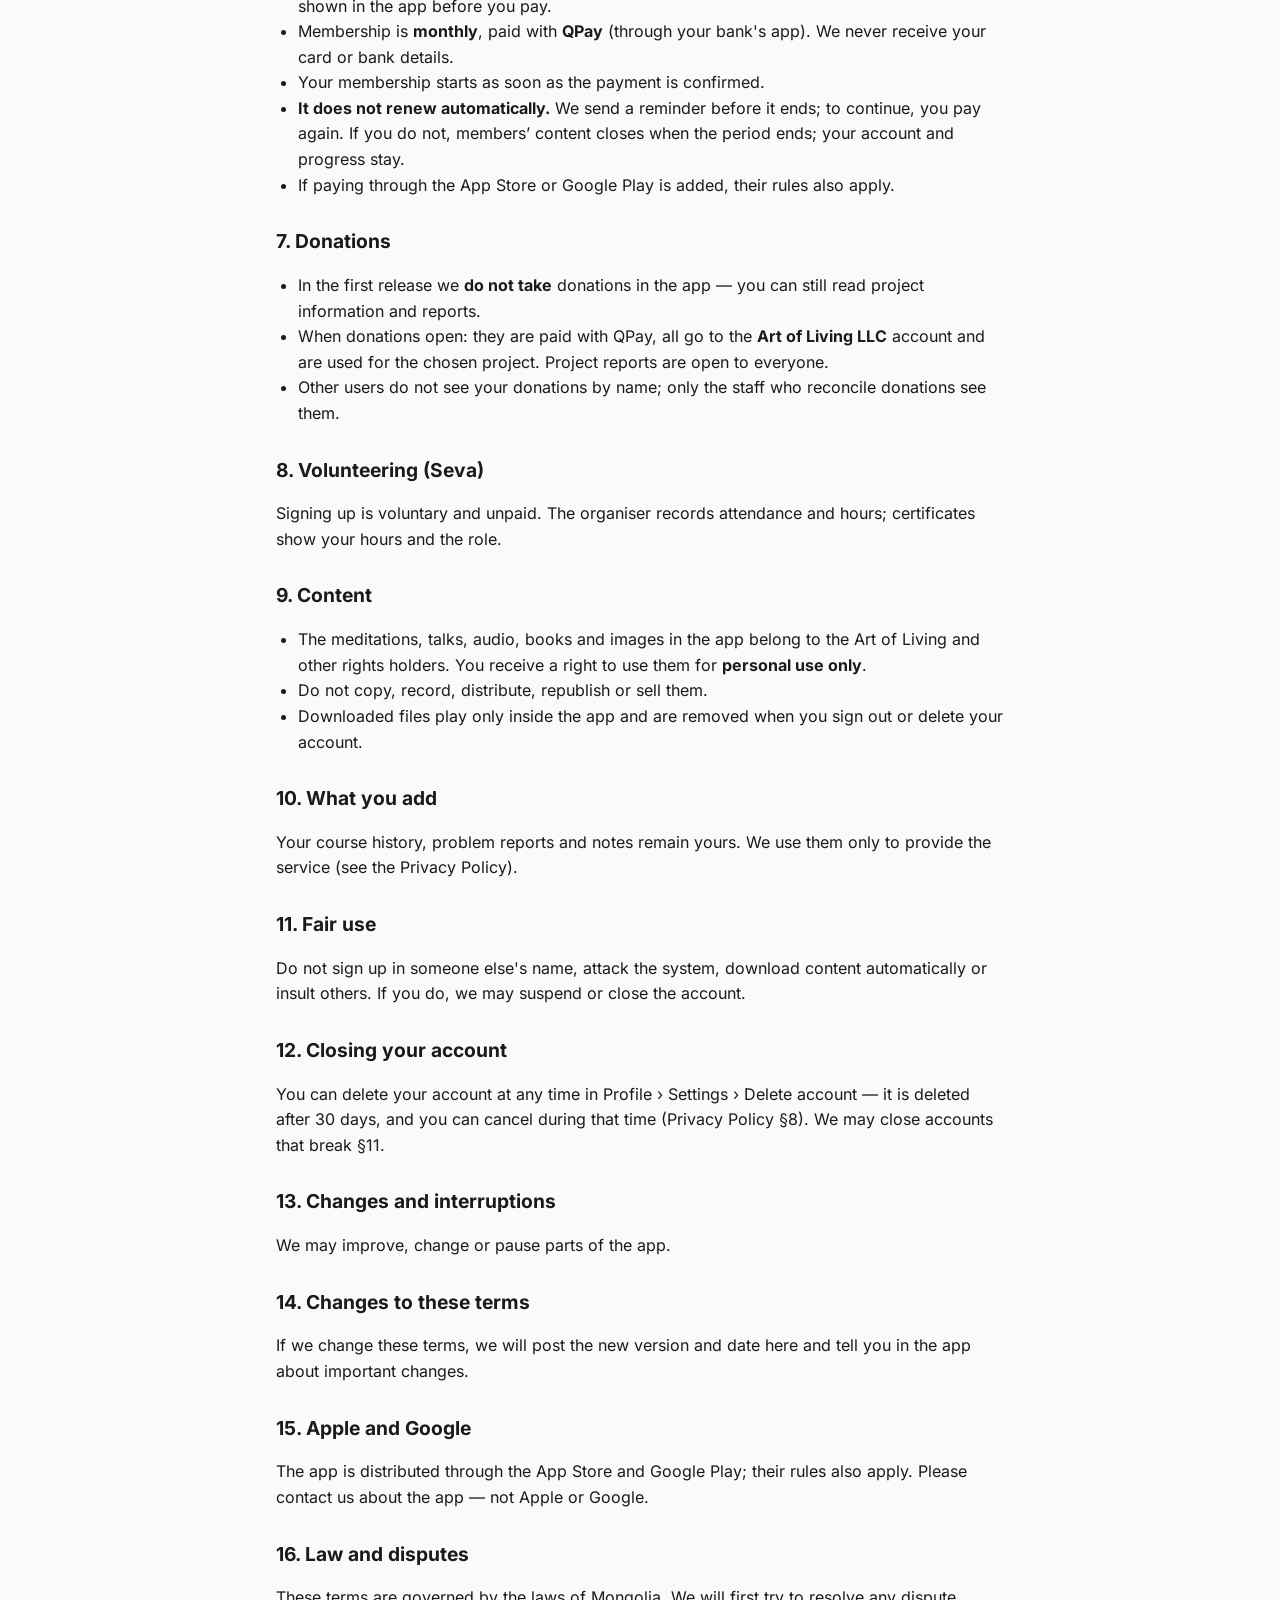
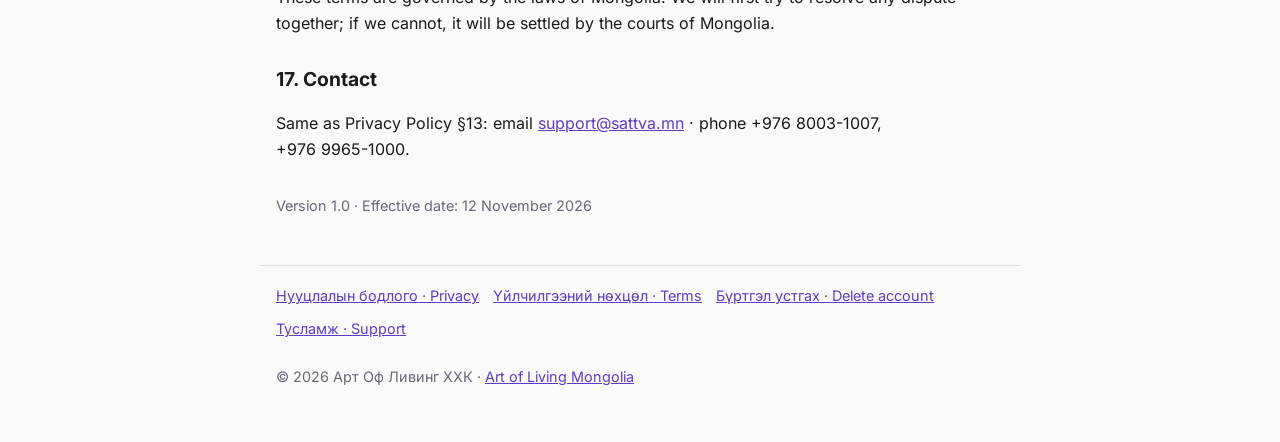
<file: terms/index.html>
<!doctype html>
<html lang="mn">
<head>
<meta charset="utf-8">
<meta name="viewport" content="width=device-width, initial-scale=1">
<title>Үйлчилгээний нөхцөл · Terms of Service — Sattva Mongolia</title>
<link rel="canonical" href="https://sattva.mn/terms/">
<meta name="description" content="Sattva Mongolia апп, вэбийн үйлчилгээний нөхцөл / Terms of Service">
<meta name="color-scheme" content="light dark">
<meta property="og:type" content="website">
<meta property="og:site_name" content="Sattva Mongolia">
<meta property="og:url" content="https://sattva.mn/terms/">
<meta property="og:locale" content="mn_MN">
<meta property="og:title" content="Үйлчилгээний нөхцөл · Terms of Service — Sattva Mongolia">
<meta property="og:description" content="Sattva Mongolia апп, вэбийн үйлчилгээний нөхцөл / Terms of Service">
<meta property="og:image" content="https://sattva.mn/og.jpg">
<meta property="og:image:width" content="1200">
<meta property="og:image:height" content="630">
<meta property="og:image:alt" content="Sattva Mongolia апп — Бясалгал, Мэдлэг">
<meta name="twitter:card" content="summary_large_image">
<link rel="icon" href="/favicon.ico" sizes="48x48">
<link rel="icon" href="/favicon.svg" type="image/svg+xml">
<link rel="apple-touch-icon" href="/apple-touch-icon.png">
<link rel="preload" href="/fonts/inter-cyrillic-400-normal.woff2" as="font" type="font/woff2" crossorigin>
<link rel="preload" href="/fonts/inter-cyrillic-700-normal.woff2" as="font" type="font/woff2" crossorigin>
<link rel="preload" href="/fonts/inter-latin-400-normal.woff2" as="font" type="font/woff2" crossorigin>
<link rel="preload" href="/fonts/inter-latin-700-normal.woff2" as="font" type="font/woff2" crossorigin>
<style>
@font-face{font-family:Inter;font-style:normal;font-weight:400;font-display:swap;src:url(/fonts/inter-cyrillic-ext-400-normal.woff2) format('woff2');unicode-range:U+0460-052F,U+1C80-1C8A,U+20B4,U+2DE0-2DFF,U+A640-A69F,U+FE2E-FE2F}
@font-face{font-family:Inter;font-style:normal;font-weight:400;font-display:swap;src:url(/fonts/inter-cyrillic-400-normal.woff2) format('woff2');unicode-range:U+0301,U+0400-045F,U+0490-0491,U+04B0-04B1,U+2116}
@font-face{font-family:Inter;font-style:normal;font-weight:400;font-display:swap;src:url(/fonts/inter-latin-ext-400-normal.woff2) format('woff2');unicode-range:U+0100-02BA,U+02BD-02C5,U+02C7-02CC,U+02CE-02D7,U+02DD-02FF,U+0304,U+0308,U+0329,U+1D00-1DBF,U+1E00-1E9F,U+1EF2-1EFF,U+2020,U+20A0-20AB,U+20AD-20C0,U+2113,U+2C60-2C7F,U+A720-A7FF}
@font-face{font-family:Inter;font-style:normal;font-weight:400;font-display:swap;src:url(/fonts/inter-latin-400-normal.woff2) format('woff2');unicode-range:U+0000-00FF,U+0131,U+0152-0153,U+02BB-02BC,U+02C6,U+02DA,U+02DC,U+0304,U+0308,U+0329,U+2000-206F,U+20AC,U+2122,U+2191,U+2193,U+2212,U+2215,U+FEFF,U+FFFD}
@font-face{font-family:Inter;font-style:normal;font-weight:500;font-display:swap;src:url(/fonts/inter-cyrillic-ext-500-normal.woff2) format('woff2');unicode-range:U+0460-052F,U+1C80-1C8A,U+20B4,U+2DE0-2DFF,U+A640-A69F,U+FE2E-FE2F}
@font-face{font-family:Inter;font-style:normal;font-weight:500;font-display:swap;src:url(/fonts/inter-cyrillic-500-normal.woff2) format('woff2');unicode-range:U+0301,U+0400-045F,U+0490-0491,U+04B0-04B1,U+2116}
@font-face{font-family:Inter;font-style:normal;font-weight:500;font-display:swap;src:url(/fonts/inter-latin-ext-500-normal.woff2) format('woff2');unicode-range:U+0100-02BA,U+02BD-02C5,U+02C7-02CC,U+02CE-02D7,U+02DD-02FF,U+0304,U+0308,U+0329,U+1D00-1DBF,U+1E00-1E9F,U+1EF2-1EFF,U+2020,U+20A0-20AB,U+20AD-20C0,U+2113,U+2C60-2C7F,U+A720-A7FF}
@font-face{font-family:Inter;font-style:normal;font-weight:500;font-display:swap;src:url(/fonts/inter-latin-500-normal.woff2) format('woff2');unicode-range:U+0000-00FF,U+0131,U+0152-0153,U+02BB-02BC,U+02C6,U+02DA,U+02DC,U+0304,U+0308,U+0329,U+2000-206F,U+20AC,U+2122,U+2191,U+2193,U+2212,U+2215,U+FEFF,U+FFFD}
@font-face{font-family:Inter;font-style:normal;font-weight:600;font-display:swap;src:url(/fonts/inter-cyrillic-ext-600-normal.woff2) format('woff2');unicode-range:U+0460-052F,U+1C80-1C8A,U+20B4,U+2DE0-2DFF,U+A640-A69F,U+FE2E-FE2F}
@font-face{font-family:Inter;font-style:normal;font-weight:600;font-display:swap;src:url(/fonts/inter-cyrillic-600-normal.woff2) format('woff2');unicode-range:U+0301,U+0400-045F,U+0490-0491,U+04B0-04B1,U+2116}
@font-face{font-family:Inter;font-style:normal;font-weight:600;font-display:swap;src:url(/fonts/inter-latin-ext-600-normal.woff2) format('woff2');unicode-range:U+0100-02BA,U+02BD-02C5,U+02C7-02CC,U+02CE-02D7,U+02DD-02FF,U+0304,U+0308,U+0329,U+1D00-1DBF,U+1E00-1E9F,U+1EF2-1EFF,U+2020,U+20A0-20AB,U+20AD-20C0,U+2113,U+2C60-2C7F,U+A720-A7FF}
@font-face{font-family:Inter;font-style:normal;font-weight:600;font-display:swap;src:url(/fonts/inter-latin-600-normal.woff2) format('woff2');unicode-range:U+0000-00FF,U+0131,U+0152-0153,U+02BB-02BC,U+02C6,U+02DA,U+02DC,U+0304,U+0308,U+0329,U+2000-206F,U+20AC,U+2122,U+2191,U+2193,U+2212,U+2215,U+FEFF,U+FFFD}
@font-face{font-family:Inter;font-style:normal;font-weight:700;font-display:swap;src:url(/fonts/inter-cyrillic-ext-700-normal.woff2) format('woff2');unicode-range:U+0460-052F,U+1C80-1C8A,U+20B4,U+2DE0-2DFF,U+A640-A69F,U+FE2E-FE2F}
@font-face{font-family:Inter;font-style:normal;font-weight:700;font-display:swap;src:url(/fonts/inter-cyrillic-700-normal.woff2) format('woff2');unicode-range:U+0301,U+0400-045F,U+0490-0491,U+04B0-04B1,U+2116}
@font-face{font-family:Inter;font-style:normal;font-weight:700;font-display:swap;src:url(/fonts/inter-latin-ext-700-normal.woff2) format('woff2');unicode-range:U+0100-02BA,U+02BD-02C5,U+02C7-02CC,U+02CE-02D7,U+02DD-02FF,U+0304,U+0308,U+0329,U+1D00-1DBF,U+1E00-1E9F,U+1EF2-1EFF,U+2020,U+20A0-20AB,U+20AD-20C0,U+2113,U+2C60-2C7F,U+A720-A7FF}
@font-face{font-family:Inter;font-style:normal;font-weight:700;font-display:swap;src:url(/fonts/inter-latin-700-normal.woff2) format('woff2');unicode-range:U+0000-00FF,U+0131,U+0152-0153,U+02BB-02BC,U+02C6,U+02DA,U+02DC,U+0304,U+0308,U+0329,U+2000-206F,U+20AC,U+2122,U+2191,U+2193,U+2212,U+2215,U+FEFF,U+FFFD}
@font-face{font-family:Inter;font-style:normal;font-weight:800;font-display:swap;src:url(/fonts/inter-cyrillic-ext-800-normal.woff2) format('woff2');unicode-range:U+0460-052F,U+1C80-1C8A,U+20B4,U+2DE0-2DFF,U+A640-A69F,U+FE2E-FE2F}
@font-face{font-family:Inter;font-style:normal;font-weight:800;font-display:swap;src:url(/fonts/inter-cyrillic-800-normal.woff2) format('woff2');unicode-range:U+0301,U+0400-045F,U+0490-0491,U+04B0-04B1,U+2116}
@font-face{font-family:Inter;font-style:normal;font-weight:800;font-display:swap;src:url(/fonts/inter-latin-ext-800-normal.woff2) format('woff2');unicode-range:U+0100-02BA,U+02BD-02C5,U+02C7-02CC,U+02CE-02D7,U+02DD-02FF,U+0304,U+0308,U+0329,U+1D00-1DBF,U+1E00-1E9F,U+1EF2-1EFF,U+2020,U+20A0-20AB,U+20AD-20C0,U+2113,U+2C60-2C7F,U+A720-A7FF}
@font-face{font-family:Inter;font-style:normal;font-weight:800;font-display:swap;src:url(/fonts/inter-latin-800-normal.woff2) format('woff2');unicode-range:U+0000-00FF,U+0131,U+0152-0153,U+02BB-02BC,U+02C6,U+02DA,U+02DC,U+0304,U+0308,U+0329,U+2000-206F,U+20AC,U+2122,U+2191,U+2193,U+2212,U+2215,U+FEFF,U+FFFD}
@font-face{font-family:"Inter Fallback";font-style:normal;font-weight:100 500;src:local("Arial"),local("ArialMT");size-adjust:106.5%;ascent-override:90.96%;descent-override:22.65%;line-gap-override:0%}
@font-face{font-family:"Inter Fallback";font-style:normal;font-weight:600 900;src:local("Arial Bold"),local("Arial-BoldMT");size-adjust:102%;ascent-override:94.98%;descent-override:23.65%;line-gap-override:0%}
</style>
<style>
:root{--bg:#FAFAFA;--surface:#FFFFFF;--ink:#1A1A1B;--ink2:#6B6676;--line:#E1DDE9;--primary:#764CDB;--link:#5F3BC4;--soft:#F2ECFF;--warn:#A34A08;--warnbg:#FFF1E6}
@media (prefers-color-scheme:dark){:root{--bg:#141119;--surface:#1E1A26;--ink:#F4F1FA;--ink2:#B4ADC4;--line:#3A3448;--primary:#A98BF5;--link:#C0A9FA;--soft:#2A2240;--warn:#F5A95C;--warnbg:#3A2A1A}}
*{box-sizing:border-box}
html{-webkit-text-size-adjust:100%}
body{margin:0;background:var(--bg);color:var(--ink);font:16px/1.6 "Inter","Inter Fallback",system-ui,-apple-system,"Segoe UI",Roboto,Arial,sans-serif}
header,main,footer{max-width:760px;margin:0 auto;padding:0 16px}
header{display:flex;justify-content:space-between;align-items:center;padding-top:16px;padding-bottom:16px;border-bottom:1px solid var(--line)}
.brand{font-weight:700;color:var(--ink);text-decoration:none}
.brand span{color:var(--primary)}
nav.lang a{margin-left:12px;display:inline-block;padding:4px 6px}
a{color:var(--link)}
h1{font-size:1.6rem;line-height:1.3;margin:28px 0 8px}
h2{font-size:1.2rem;margin:28px 0 8px}
h3{font-size:1.05rem;margin:20px 0 6px}
.meta{color:var(--ink2);font-size:.9rem}
.nw{white-space:nowrap}
.ver{margin-top:32px}
.lang-block+.lang-block{margin-top:48px;padding-top:8px;border-top:2px solid var(--line)}
.tw{overflow-x:auto;margin:12px 0}
table{border-collapse:collapse;width:100%;min-width:480px;background:var(--surface);font-size:.92rem}
th,td{border:1px solid var(--line);padding:8px;text-align:left;vertical-align:top}
th{background:var(--soft)}
mark.tbd{background:var(--warnbg);color:var(--warn);border-radius:4px;padding:0 3px;font-size:.92em}
ul,ol{padding-left:22px}
footer{margin-top:48px;padding-top:16px;padding-bottom:32px;border-top:1px solid var(--line);color:var(--ink2);font-size:.9rem}
footer a{margin-right:14px;display:inline-block;margin-bottom:6px;padding:2px 0;min-height:24px}
.skip{position:absolute;left:12px;top:-80px;z-index:60;background:#764CDB;color:#fff;font-weight:600;padding:10px 14px;border-radius:10px;text-decoration:none}
.skip:focus{top:12px}
</style>
<script>
if(/[?&]lang=en\b/.test(location.search)&&!location.hash){document.documentElement.lang="en";addEventListener("DOMContentLoaded",function(){var e=document.getElementById("en");if(e)e.scrollIntoView();});}
</script>
</head>
<body>
<a class="skip" href="#main">Агуулга руу алгасах · Skip to content</a>
<header><a class="brand" href="/">Sattva <span>Mongolia</span></a><nav class="lang"><a href="#mn">MN</a><a href="#en">EN</a></nav></header>
<main id="main">
<section class="lang-block" id="mn" lang="mn">
<h1>Үйлчилгээний нөхцөл</h1>
<h2>1. Энэ нөхцөл хэнд хамаарах вэ</h2>
<p>Sattva Mongolia апп, вэб сайтыг «Арт оф Ливинг ХХК» («бид») ажиллуулдаг. Апп-ыг ашигласнаар та энэ нөхцөл, <strong>Нууцлалын бодлого</strong>-ыг зөвшөөрнө.</p>
<h2>2. Хэн ашиглаж болох</h2>
<p>Апп-ыг <strong>16 ба түүнээс дээш</strong> насны хүн ашиглаж болно. 18 нас хүрээгүй бол эцэг эх эсвэл асран хамгаалагчийнхаа зөвшөөрөлтэйгөөр ашиглана.</p>
<h2>3. Таны бүртгэл</h2>
<ul><li>Нэг хүн — нэг утасны дугаар. Бусдын дугаараар нэвтрэхгүй.</li><li>Нэвтрэх кодоо хэнд ч бүү өгөөрэй. Бид кодыг <strong>хэзээ ч</strong> асуухгүй.</li><li>Утасны дугаараа апп дотроос солих боломжгүй. Дугаар солигдвол Профайл › Тусламж-аар төвд хандана уу; курсын түүх, гишүүнчлэлийг шилжүүлэхэд төв туслана.</li></ul>
<h2>4. Апп юу хийдэг, юу хийдэггүй</h2>
<ul><li>Апп нь бясалгал, амьсгалын дасгал, мэдлэгийн агуулга, курс, сатсангийн мэдээлэл, Сева-г хүргэнэ.</li><li><strong>Апп эмчилгээ, эрүүл мэндийн зөвлөгөөг орлохгүй.</strong> Эрүүл мэндийн асуудалтай, жирэмсэн, эсвэл эм хэрэглэж байгаа бол дасгал эхлэхээсээ өмнө эмчдээ хандаарай. Дасгалын үеэр бие тань тавгүйрхвэл зогсоогоод амраарай.</li><li>Сударшан Крияа™-г зөвхөн курс дээр, багшаас сурна. Апп Крияаг заахгүй, тоглуулахгүй; «Аз жаргалын хөтөлбөр»-ийн төгсөгчдөд гэрийн дадлагын хугацааг хэмжих таймер л бий. Апп курсыг орлохгүй.</li></ul>
<h2>4.1 «Миний аялал» (функц асаагдах үед хүчинтэй)</h2>
<ul><li>«Миний аялал» нь таны <strong>өөрийн дадлын тэмдэглэл</strong> — 108 шат. Дасгал, мэдлэг, Сева-г <strong>та өөрөө</strong> тэмдэглэнэ; бид шалгаж баталгаажуулахгүй. Курс нь төвийн <strong>ирцээр</strong> автоматаар бүртгэгдэнэ.</li><li>Шат нь <strong>гэрчилгээ, курс төгссөний баталгаа, багш болох эрх биш</strong>; өөр хүнтэй харьцуулах зэрэглэл биш. Шат буурахгүй.</li><li>Таны тэмдэглэл бусад хэрэглэгчид харагдахгүй. Хэрхэн хадгалж, хэн харахыг Нууцлалын бодлого §3 · §5-д бичсэн.</li><li>Шатны даалгавар, бүс, загварыг бид өөрчилж болно; давсан шат тань хэвээр үлдэнэ.</li></ul>
<h2>5. Курс, сатсанг</h2>
<ul><li>Курсын бүртгэлийг апп төвд дамжуулна. <strong>Курсын төлбөрийг апп-аар авахгүй</strong> — төвийн дансаар; нөхцөлийг төв хэлнэ.</li><li>Сатсанг үнэгүй, хүн бүрт нээлттэй.</li><li>Курсын түүхээ үнэн зөв бөглөнө үү. Art of Living Mongolia шалгаж баталгаажуулах эсвэл татгалзана. Баталгаажвал тухайн хөтөлбөрийн дасгал нээгдэнэ; худал нь тогтоогдвол бид хааж болно.</li></ul>
<h2>6. Гишүүнчлэл</h2>
<p><strong>6.1 Эхний хувилбар.</strong> Апп одоогоор <strong>үнэгүй</strong>; апп дотор төлбөр авахгүй.<br>Гишүүнчлэлийн агуулга түгжээтэй хэвээр; гишүүнчлэл нээгдэхэд апп-д мэдэгдэнэ.</p>
<p><strong>6.2 Гишүүнчлэл нээгдэх үед</strong> (энэ хэсэг тэр үеэс хүчинтэй):</p>
<ul><li>Гишүүнчлэл нь гишүүнчлэлийн агуулга (видео, аудио, ном, татаж авах)-ыг нээнэ. Үнийг апп-д төлөхөөс өмнө харуулна.</li><li>Гишүүнчлэл <strong>сар бүр</strong>; төлбөрийг <strong>QPay</strong>-ээр (таны банкны апп-аар) төлнө. Карт, дансны мэдээлэл бидэнд ирэхгүй.</li><li>Төлбөр баталгаажмагц гишүүнчлэл нээгдэнэ.</li><li><strong>Автоматаар сунгахгүй.</strong> Дуусахаас өмнө сануулга илгээнэ; сунгах бол дахин төлнө. Сунгахгүй бол хугацаа дуусахад гишүүнчлэлийн агуулга хаагдана, таны бүртгэл, явц хэвээр.</li><li>Хэрэв App Store / Google Play-ээр төлөх боломж нэмэгдвэл тэдний дүрэм мөн хамаарна.</li></ul>
<h2>7. Хандив</h2>
<ul><li>Эхний хувилбарт апп дотор хандив <strong>авахгүй</strong> — төслийн мэдээлэл, тайланг харж болно.</li><li>Нээгдэх үед: хандив QPay-ээр, бүгд <strong>Арт Оф Ливинг ХХК</strong>-ийн дансанд орж, тухайн төслийн зориулалтаар зарцуулагдана. Төслийн тайлан хүн бүрт нээлттэй.</li><li>Бусад хэрэглэгч таны хандивыг нэрээр харахгүй; хандивыг тулгах ажилтан л харна.</li></ul>
<h2>8. Сайн дурын ажил (Сева)</h2>
<p>Сайн дурын ажилд бүртгүүлэх нь таны сонголт, цалингүй. Ирц, цагийг зохион байгуулагч тэмдэглэнэ; гэрчилгээнд цаг, ажлын нэр гарна.</p>
<h2>9. Агуулга</h2>
<ul><li>Апп дахь бясалгал, лекц, аудио, ном, зураг нь Art of Living болон эрх эзэмшигчдийнх. Танд <strong>зөвхөн хувийн хэрэглээний</strong> эрх олгоно.</li><li>Хуулбарлах, бичих, тараах, дахин нийтлэх, худалдах ✕.</li><li>Татсан файл зөвхөн апп дотор тоглоно; гарах, бүртгэлээ устгахад устна.</li></ul>
<h2>10. Таны оруулсан мэдээлэл</h2>
<p>Курсын түүх, асуудлын мэдээлэл, тэмдэглэл таных хэвээр. Бид үүнийг зөвхөн үйлчилгээ үзүүлэхэд ашиглана (Нууцлалын бодлого).</p>
<h2>11. Зөв ашиглах</h2>
<p>Бусдын нэрээр бүртгүүлэх, системд халдах, агуулгыг автоматаар татах, бусдыг доромжлох ✕. Зөрчвөл бид бүртгэлийг түр эсвэл бүрмөсөн хааж болно.</p>
<h2>12. Бүртгэл хаах</h2>
<p>Та хүссэн үедээ Профайл › Тохиргоо › Бүртгэл устгах-аар бүртгэлээ устгана — 30 хоногийн дараа устна, тэр хугацаанд цуцалж болно (Нууцлалын бодлого §8). Бид §11-ийг зөрчсөн бүртгэлийг хааж болно.</p>
<h2>13. Өөрчлөлт, тасалдал</h2>
<p>Бид апп-ын хэсгүүдийг сайжруулах, өөрчлөх, түр зогсоох боломжтой.</p>
<h2>14. Нөхцөлийн өөрчлөлт</h2>
<p>Өөрчилбөл энд шинэ хувилбар, огноог тавьж, чухал өөрчлөлтийг апп дотор мэдэгдэнэ.</p>
<h2>15. Apple, Google</h2>
<p>Апп-ыг App Store, Google Play-ээр түгээнэ; тэдний дүрэм мөн хамаарна. Апп-ын талаар бидэнд хандана уу — Apple, Google биш.</p>
<h2>16. Хууль, маргаан</h2>
<p>Энэ нөхцөлд Монгол Улсын хууль үйлчилнэ. Маргааныг эхлээд харилцан тохиролцож, тохиролцоогүй бол Монгол Улсын шүүхээр шийдвэрлүүлнэ.</p>
<h2>17. Холбоо барих</h2>
<p>Нууцлалын бодлого §13-тай ижил: имэйл <a href="mailto:support@sattva.mn">support@sattva.mn</a> · утас <span class="nw">8003-1007</span>, <span class="nw">9965-1000</span>.</p><p class="meta ver">Хувилбар 1.0 · Мөрдөх огноо: 2026 оны 11-р сарын 12</p>
</section>
<section class="lang-block" id="en" lang="en">
<h1>Terms of Service</h1>
<h2>1. Who these terms apply to</h2>
<p>The Sattva Mongolia app and website are operated by Art of Living LLC ("we"). By using the app you agree to these terms and the <strong>Privacy Policy</strong>.</p>
<h2>2. Who can use the app</h2>
<p>The app is for people aged <strong>16 and over</strong>. If you are under 18, you use it with the consent of a parent or guardian.</p>
<h2>3. Your account</h2>
<ul><li>One person, one phone number. Do not sign in with someone else's number.</li><li>Never share your sign-in code. We will <strong>never</strong> ask for it.</li><li>You cannot change your phone number in the app. If your number changes, contact the centre through Profile › Help; they will help move your course history and membership.</li></ul>
<h2>4. What the app does and does not do</h2>
<ul><li>The app offers meditation, breathing practices, knowledge content, course and satsang information, and Seva.</li><li><strong>The app does not replace medical care or advice.</strong> If you have a health condition, are pregnant or take medication, talk to your doctor before you start. If you feel unwell during a practice, stop and rest.</li><li>Sudarshan Kriya™ is learned only on a course, from a teacher. The app does not teach or play the Kriya; graduates of the Art of Living Happiness Program have a timer for home practice only. The app does not replace a course.</li></ul>
<h2>4.1 My journey (applies once the feature is available)</h2>
<ul><li>My journey is <strong>your own practice log</strong> — 108 steps. You log practice, knowledge and Seva <strong>yourself</strong>; we don’t verify it. Courses are recorded automatically from centre <strong>attendance</strong>.</li><li>Steps are <strong>not a certificate, proof of completing a course or a right to teach</strong>, and not a ranking against other people. Steps never go down.</li><li>Other users can’t see your log. How we store it and who can see it is set out in the Privacy Policy §3 and §5.</li><li>We may change step tasks, zones and design; steps you’ve passed stay.</li></ul>
<h2>5. Courses and satsangs</h2>
<ul><li>The app passes your course registration to the centre. <strong>Course fees are not paid in the app</strong> — they are paid to the centre's bank account; the centre explains the terms.</li><li>Satsangs are free and open to everyone.</li><li>Please fill in your course history accurately. Art of Living Mongolia will confirm or decline it. Once confirmed, that programme's practices unlock; we may close them if the information is found to be false.</li></ul>
<h2>6. Membership</h2>
<p><strong>6.1 First release.</strong> The app is currently <strong>free</strong>; we do not take payments in the app.<br>Members’ content stays locked; we will let you know in the app when membership opens.</p>
<p><strong>6.2 When membership opens</strong> (this section applies from then):</p>
<ul><li>Membership unlocks members’ content (video, audio, books, downloads). The price is shown in the app before you pay.</li><li>Membership is <strong>monthly</strong>, paid with <strong>QPay</strong> (through your bank's app). We never receive your card or bank details.</li><li>Your membership starts as soon as the payment is confirmed.</li><li><strong>It does not renew automatically.</strong> We send a reminder before it ends; to continue, you pay again. If you do not, members’ content closes when the period ends; your account and progress stay.</li><li>If paying through the App Store or Google Play is added, their rules also apply.</li></ul>
<h2>7. Donations</h2>
<ul><li>In the first release we <strong>do not take</strong> donations in the app — you can still read project information and reports.</li><li>When donations open: they are paid with QPay, all go to the <strong>Art of Living LLC</strong> account and are used for the chosen project. Project reports are open to everyone.</li><li>Other users do not see your donations by name; only the staff who reconcile donations see them.</li></ul>
<h2>8. Volunteering (Seva)</h2>
<p>Signing up is voluntary and unpaid. The organiser records attendance and hours; certificates show your hours and the role.</p>
<h2>9. Content</h2>
<ul><li>The meditations, talks, audio, books and images in the app belong to the Art of Living and other rights holders. You receive a right to use them for <strong>personal use only</strong>.</li><li>Do not copy, record, distribute, republish or sell them.</li><li>Downloaded files play only inside the app and are removed when you sign out or delete your account.</li></ul>
<h2>10. What you add</h2>
<p>Your course history, problem reports and notes remain yours. We use them only to provide the service (see the Privacy Policy).</p>
<h2>11. Fair use</h2>
<p>Do not sign up in someone else's name, attack the system, download content automatically or insult others. If you do, we may suspend or close the account.</p>
<h2>12. Closing your account</h2>
<p>You can delete your account at any time in Profile › Settings › Delete account — it is deleted after 30 days, and you can cancel during that time (Privacy Policy §8). We may close accounts that break §11.</p>
<h2>13. Changes and interruptions</h2>
<p>We may improve, change or pause parts of the app.</p>
<h2>14. Changes to these terms</h2>
<p>If we change these terms, we will post the new version and date here and tell you in the app about important changes.</p>
<h2>15. Apple and Google</h2>
<p>The app is distributed through the App Store and Google Play; their rules also apply. Please contact us about the app — not Apple or Google.</p>
<h2>16. Law and disputes</h2>
<p>These terms are governed by the laws of Mongolia. We will first try to resolve any dispute together; if we cannot, it will be settled by the courts of Mongolia.</p>
<h2>17. Contact</h2>
<p>Same as Privacy Policy §13: email <a href="mailto:support@sattva.mn">support@sattva.mn</a> · phone <span class="nw">+976 8003-1007</span>, <span class="nw">+976 9965-1000</span>.</p><p class="meta ver">Version 1.0 · Effective date: 12 November 2026</p>
</section>
</main>
<footer><a href="/privacy">Нууцлалын бодлого · Privacy</a><a href="/terms">Үйлчилгээний нөхцөл · Terms</a><a href="/delete-account">Бүртгэл устгах · Delete account</a><a href="/support">Тусламж · Support</a><p>© 2026 Арт Оф Ливинг ХХК · <a href="https://www.artofliving.org/mn-mn">Art of Living Mongolia</a></p></footer>
</body>
</html>
</file>
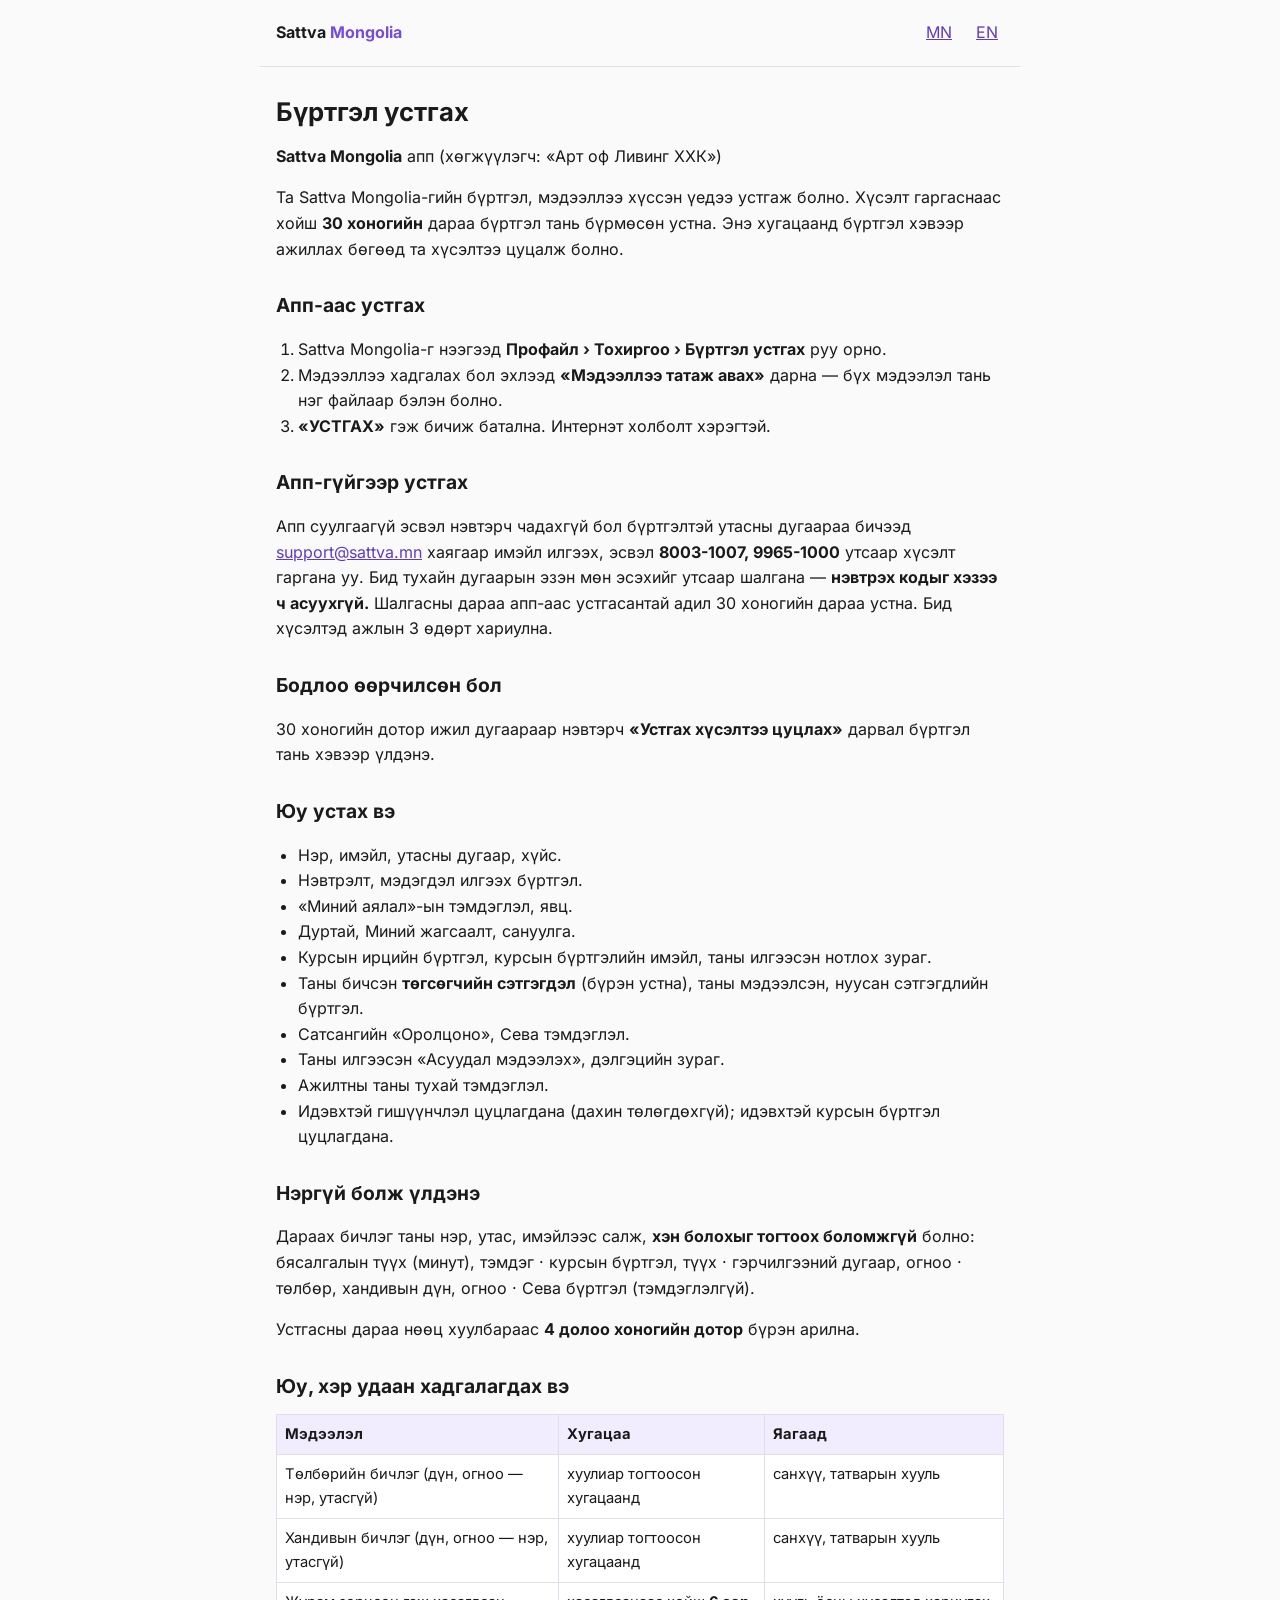
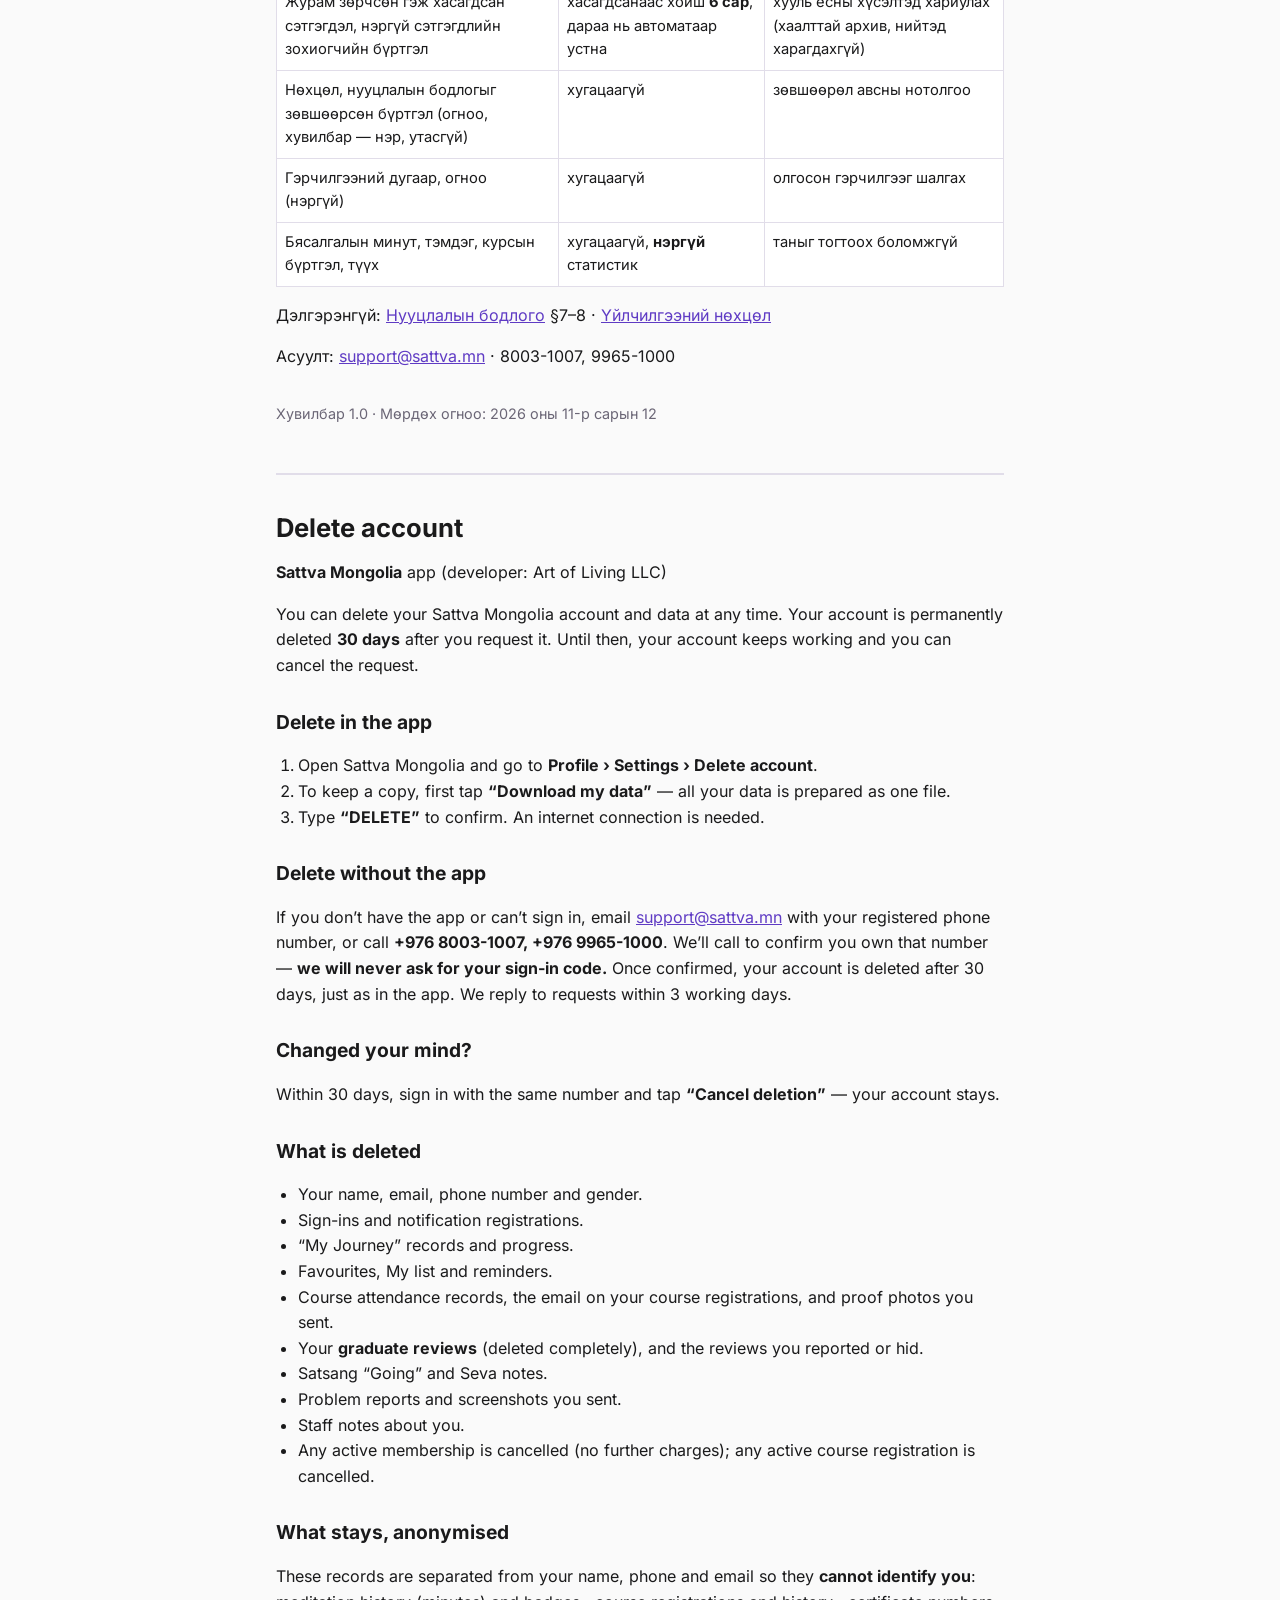
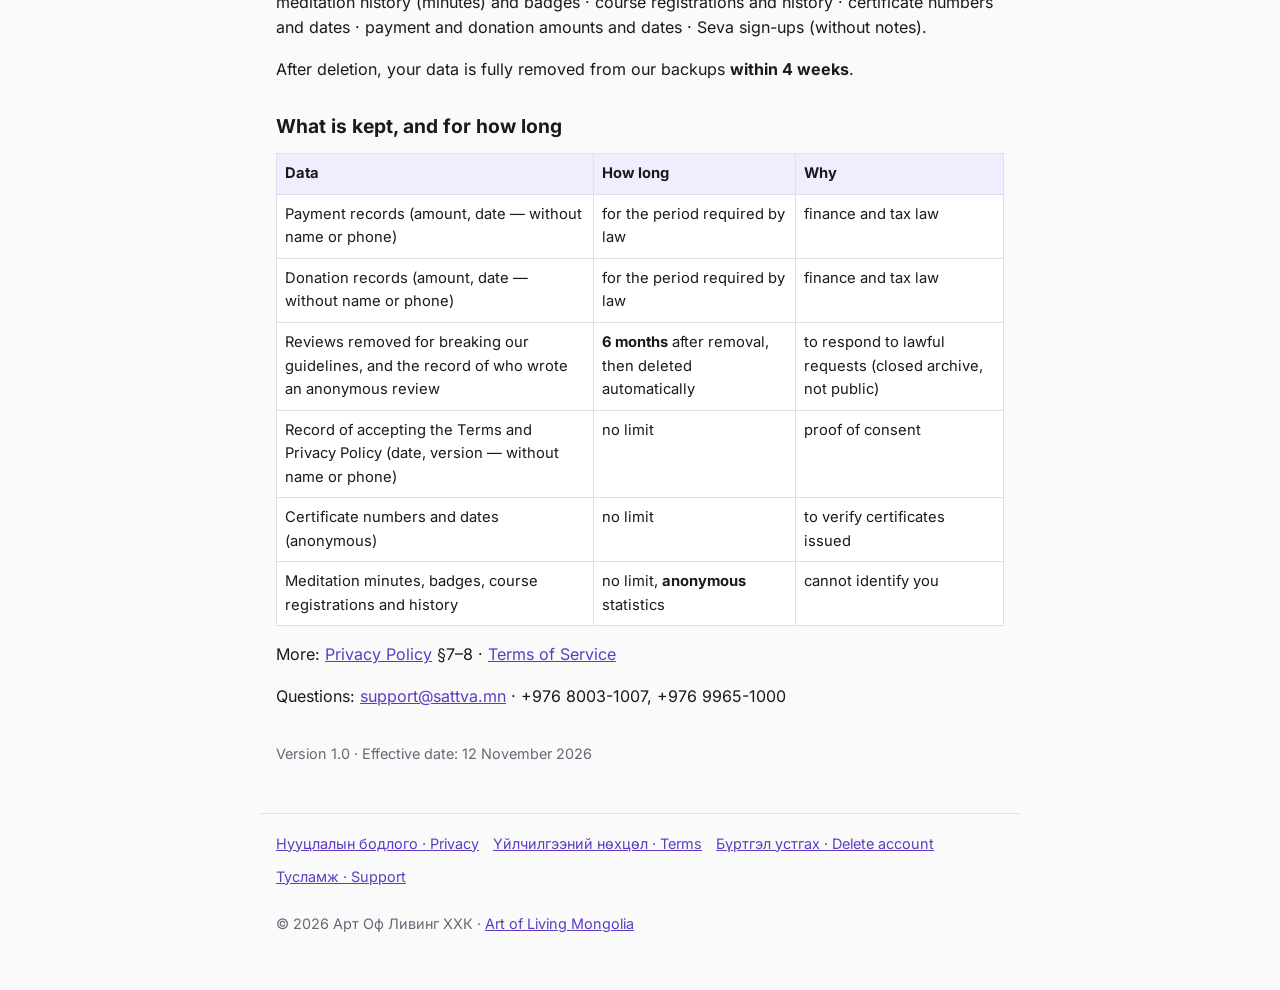
<file: account/delete/index.html>
<!doctype html><html lang="mn"><head><meta charset="utf-8"><meta name="viewport" content="width=device-width, initial-scale=1"><title>Sattva Mongolia</title><link rel="canonical" href="https://sattva.mn/delete-account"><meta http-equiv="refresh" content="0; url=/delete-account"><script>location.replace("/delete-account"+location.search+location.hash);</script></head><body><p><a href="/delete-account">sattva.mn/delete-account</a></p></body></html>
</file>
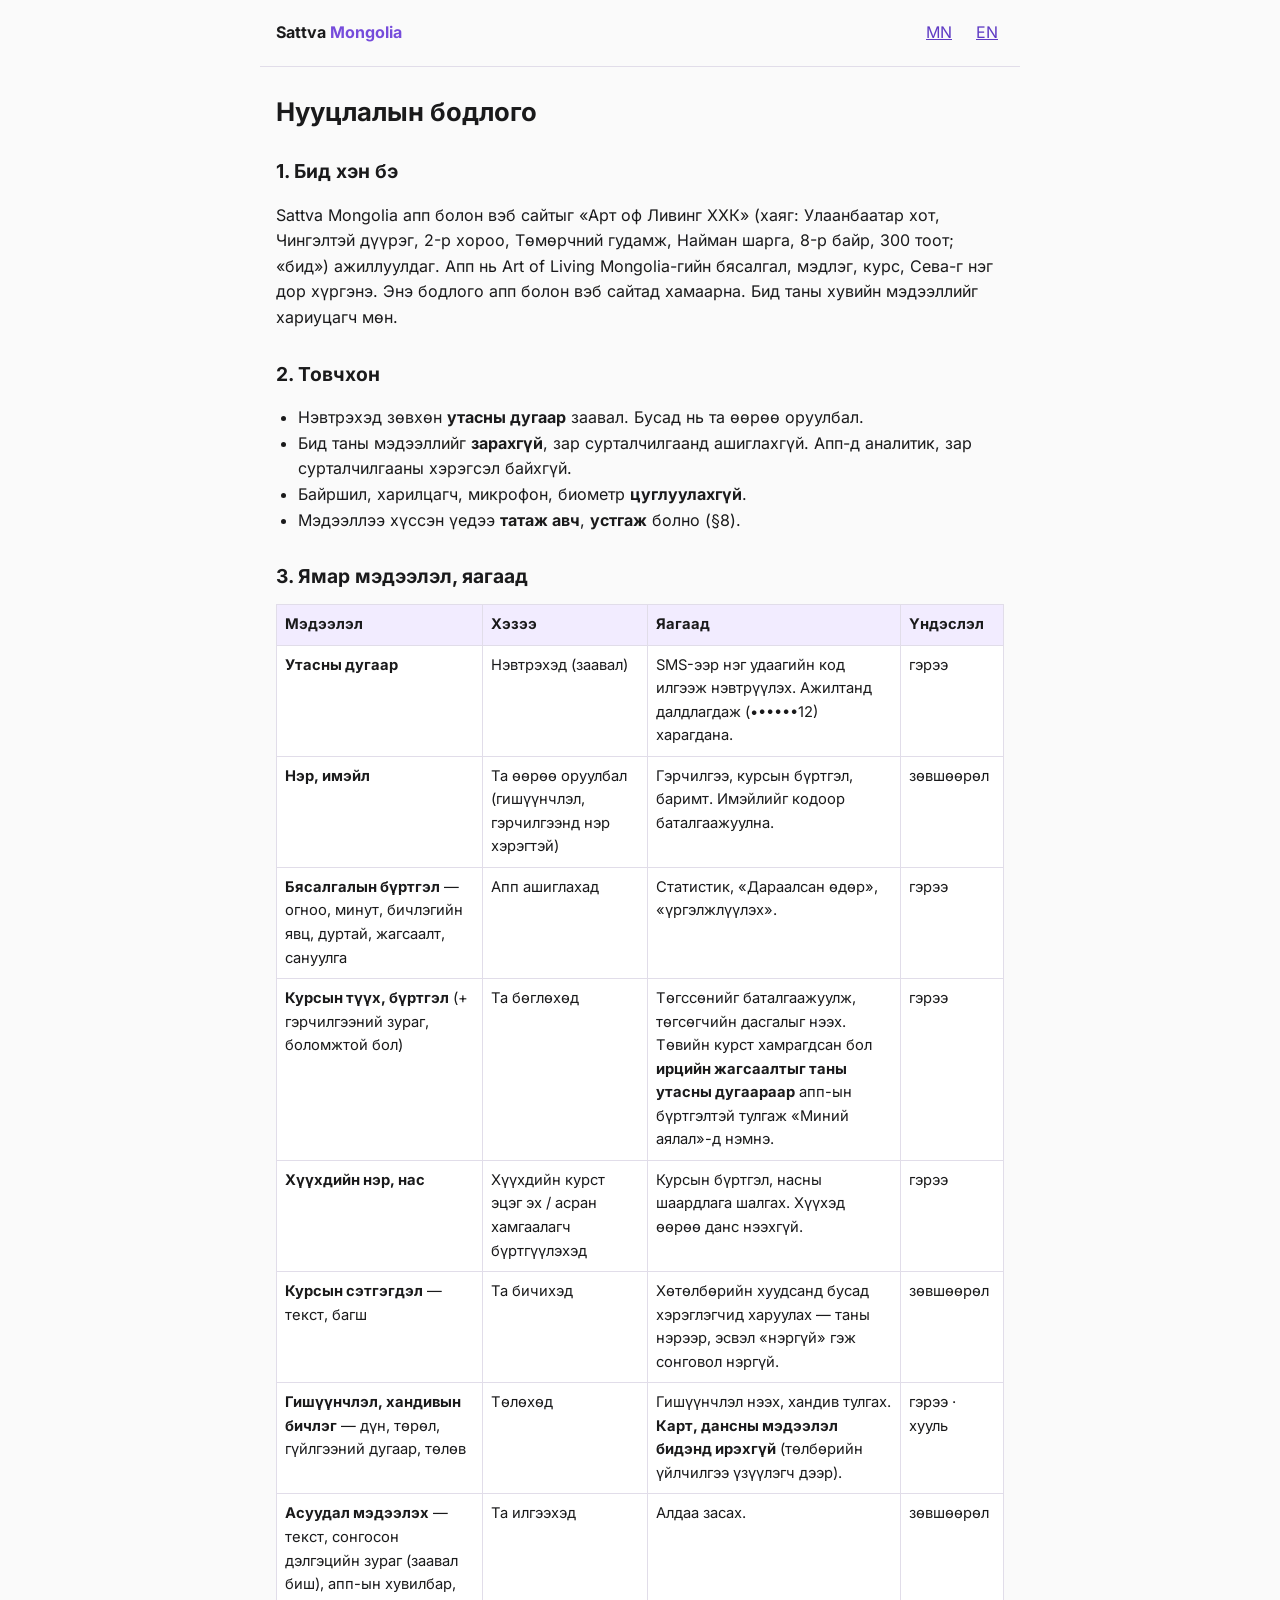
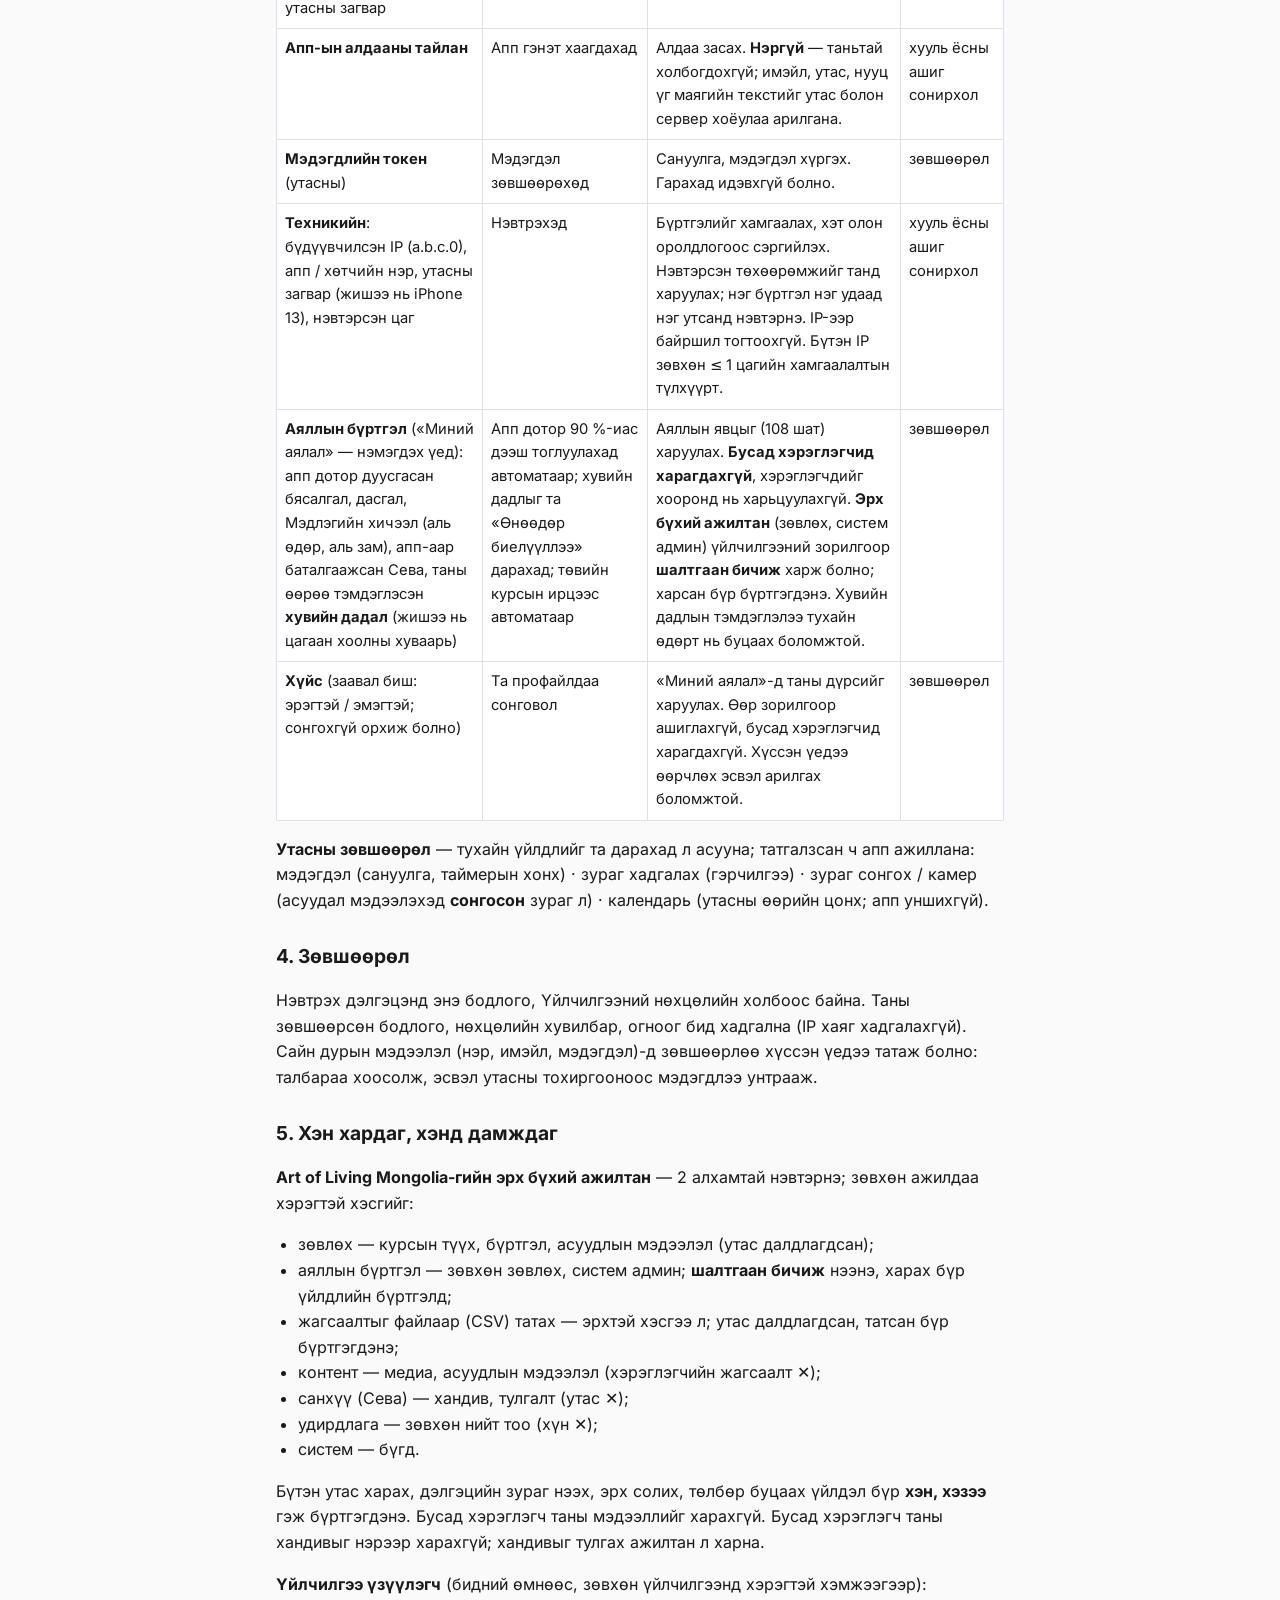
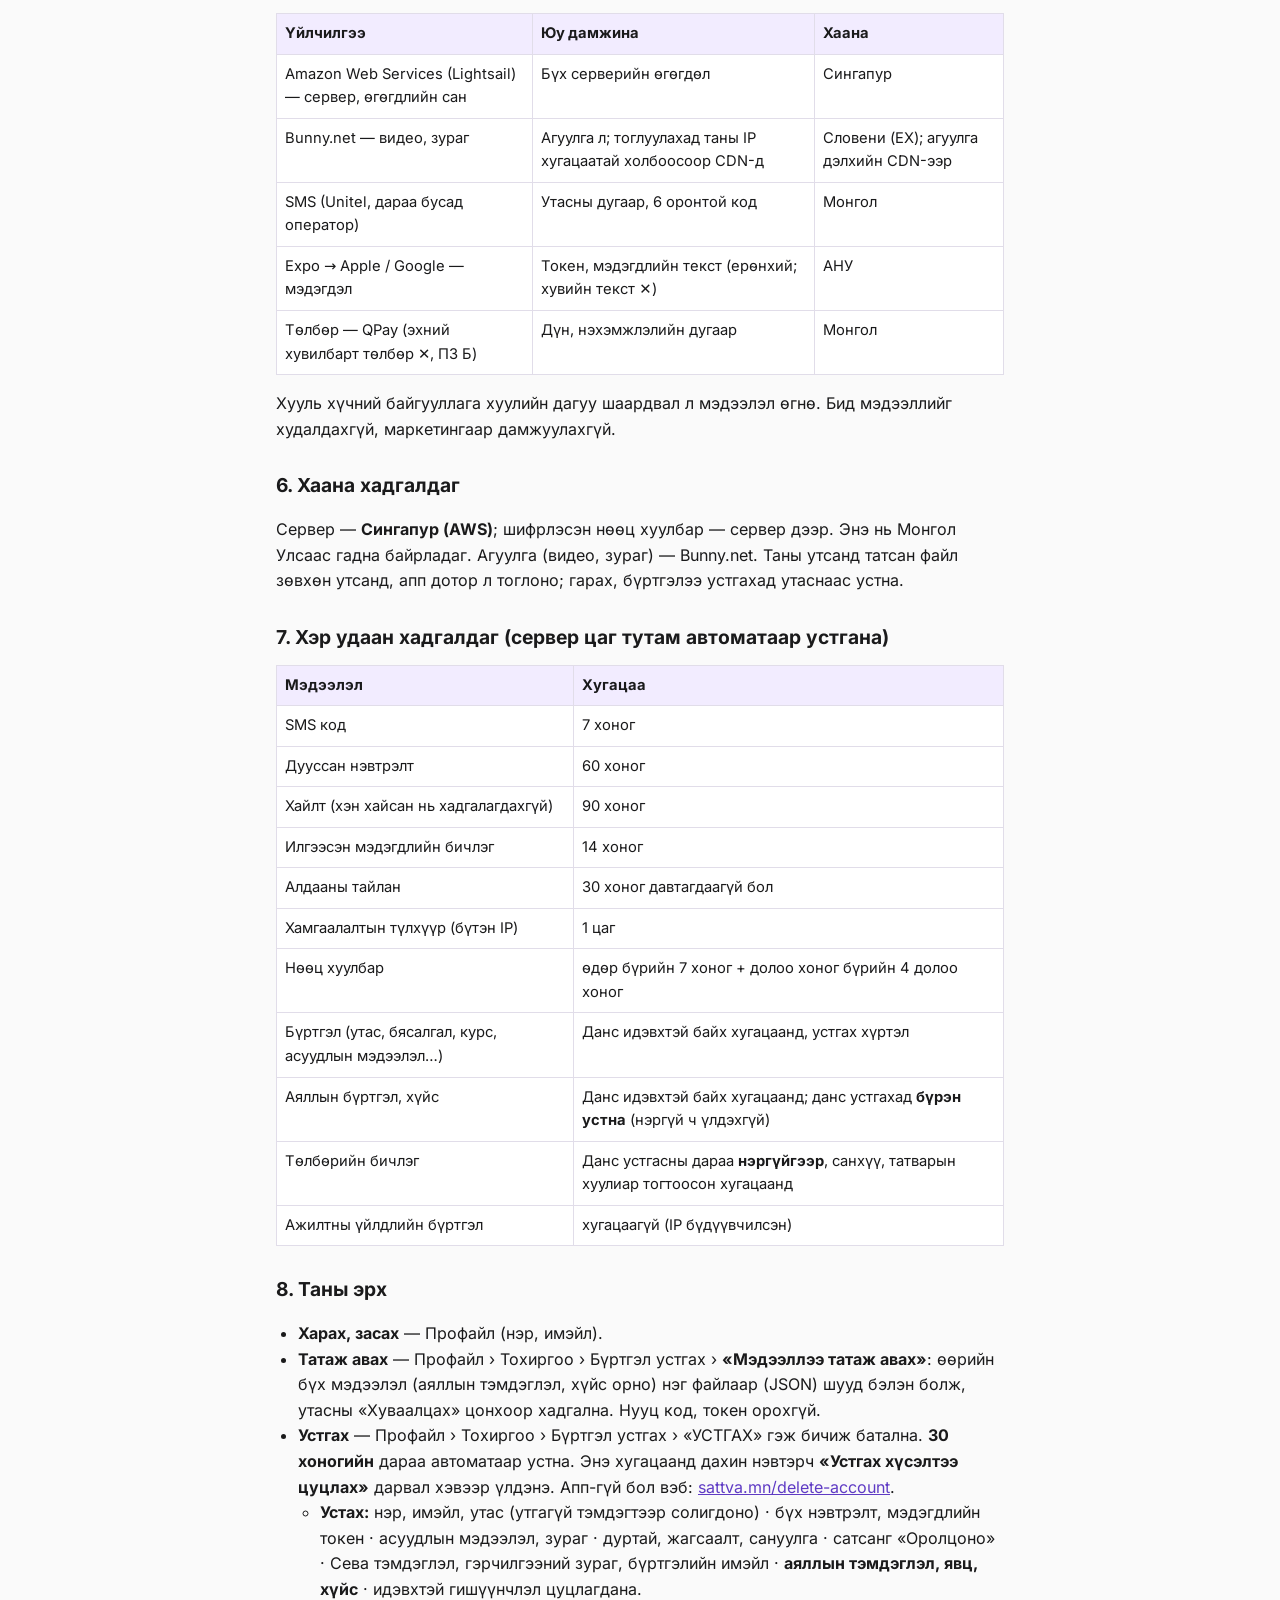
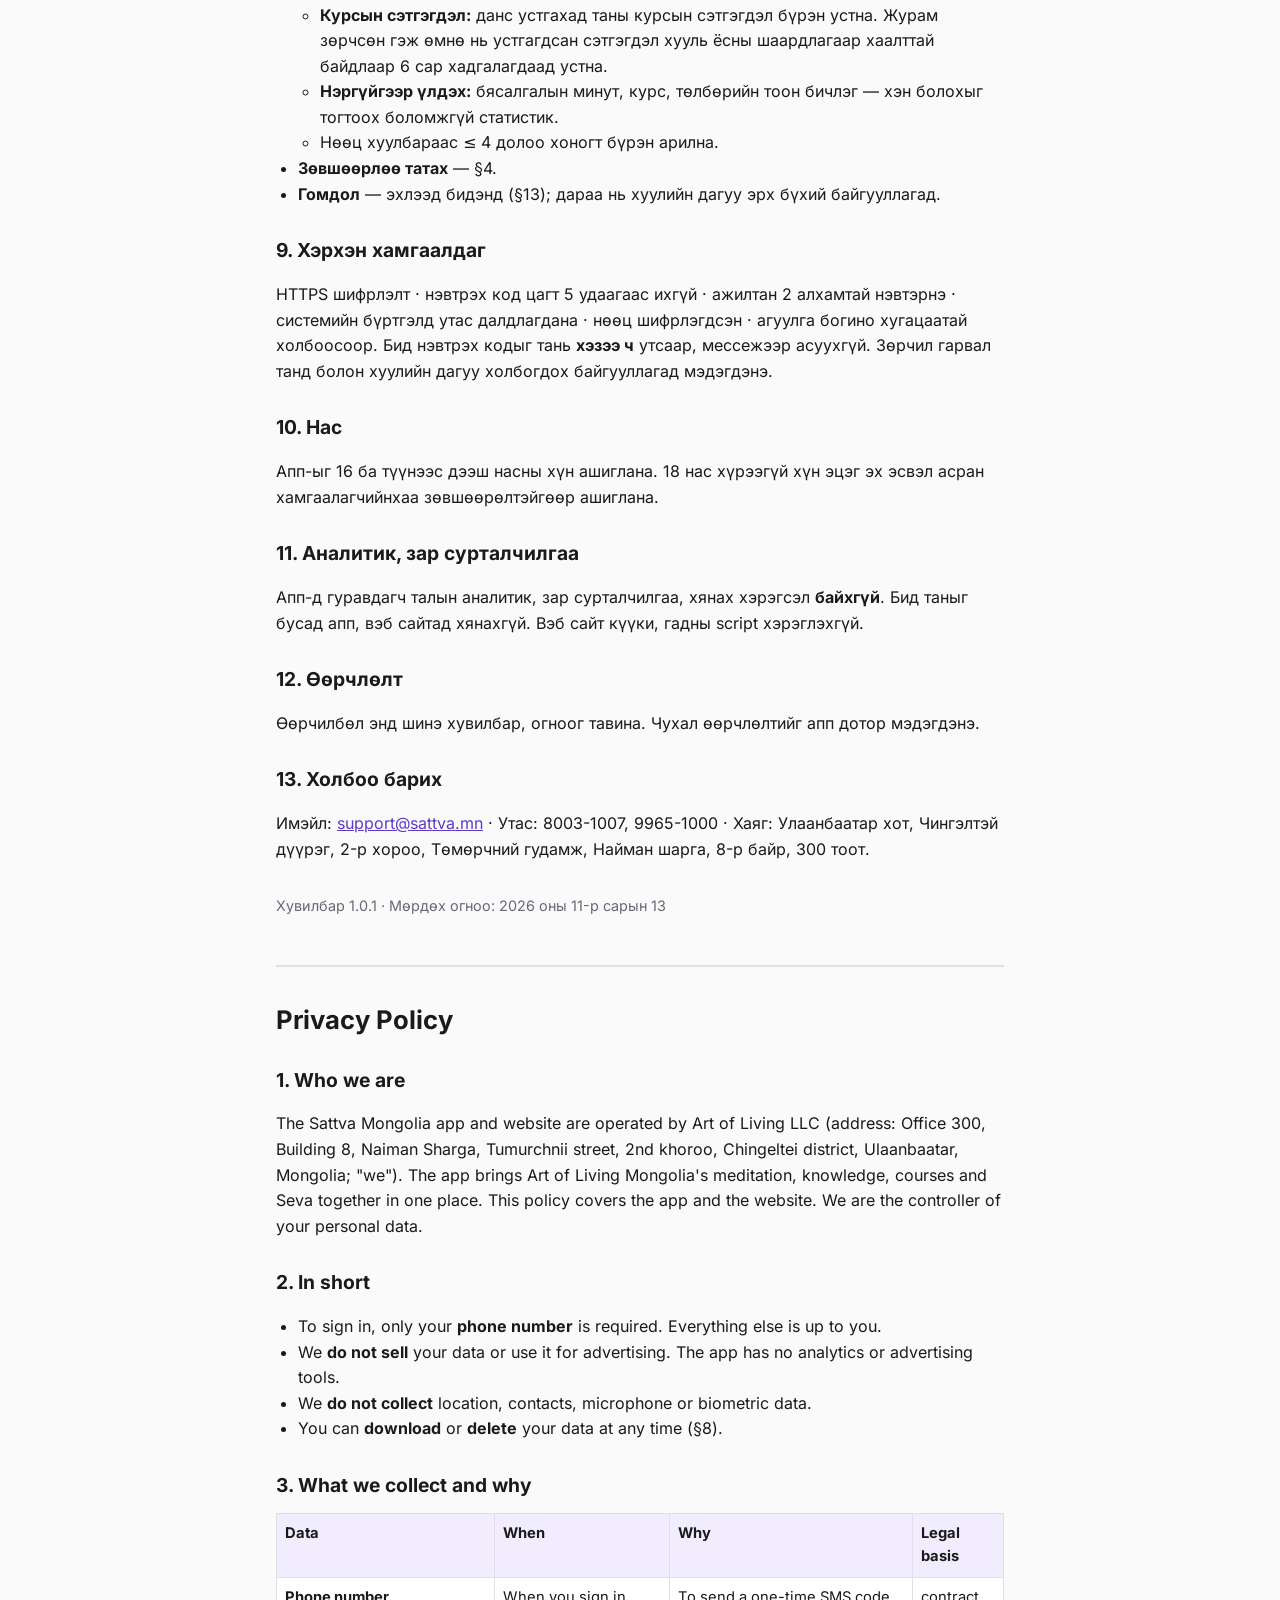
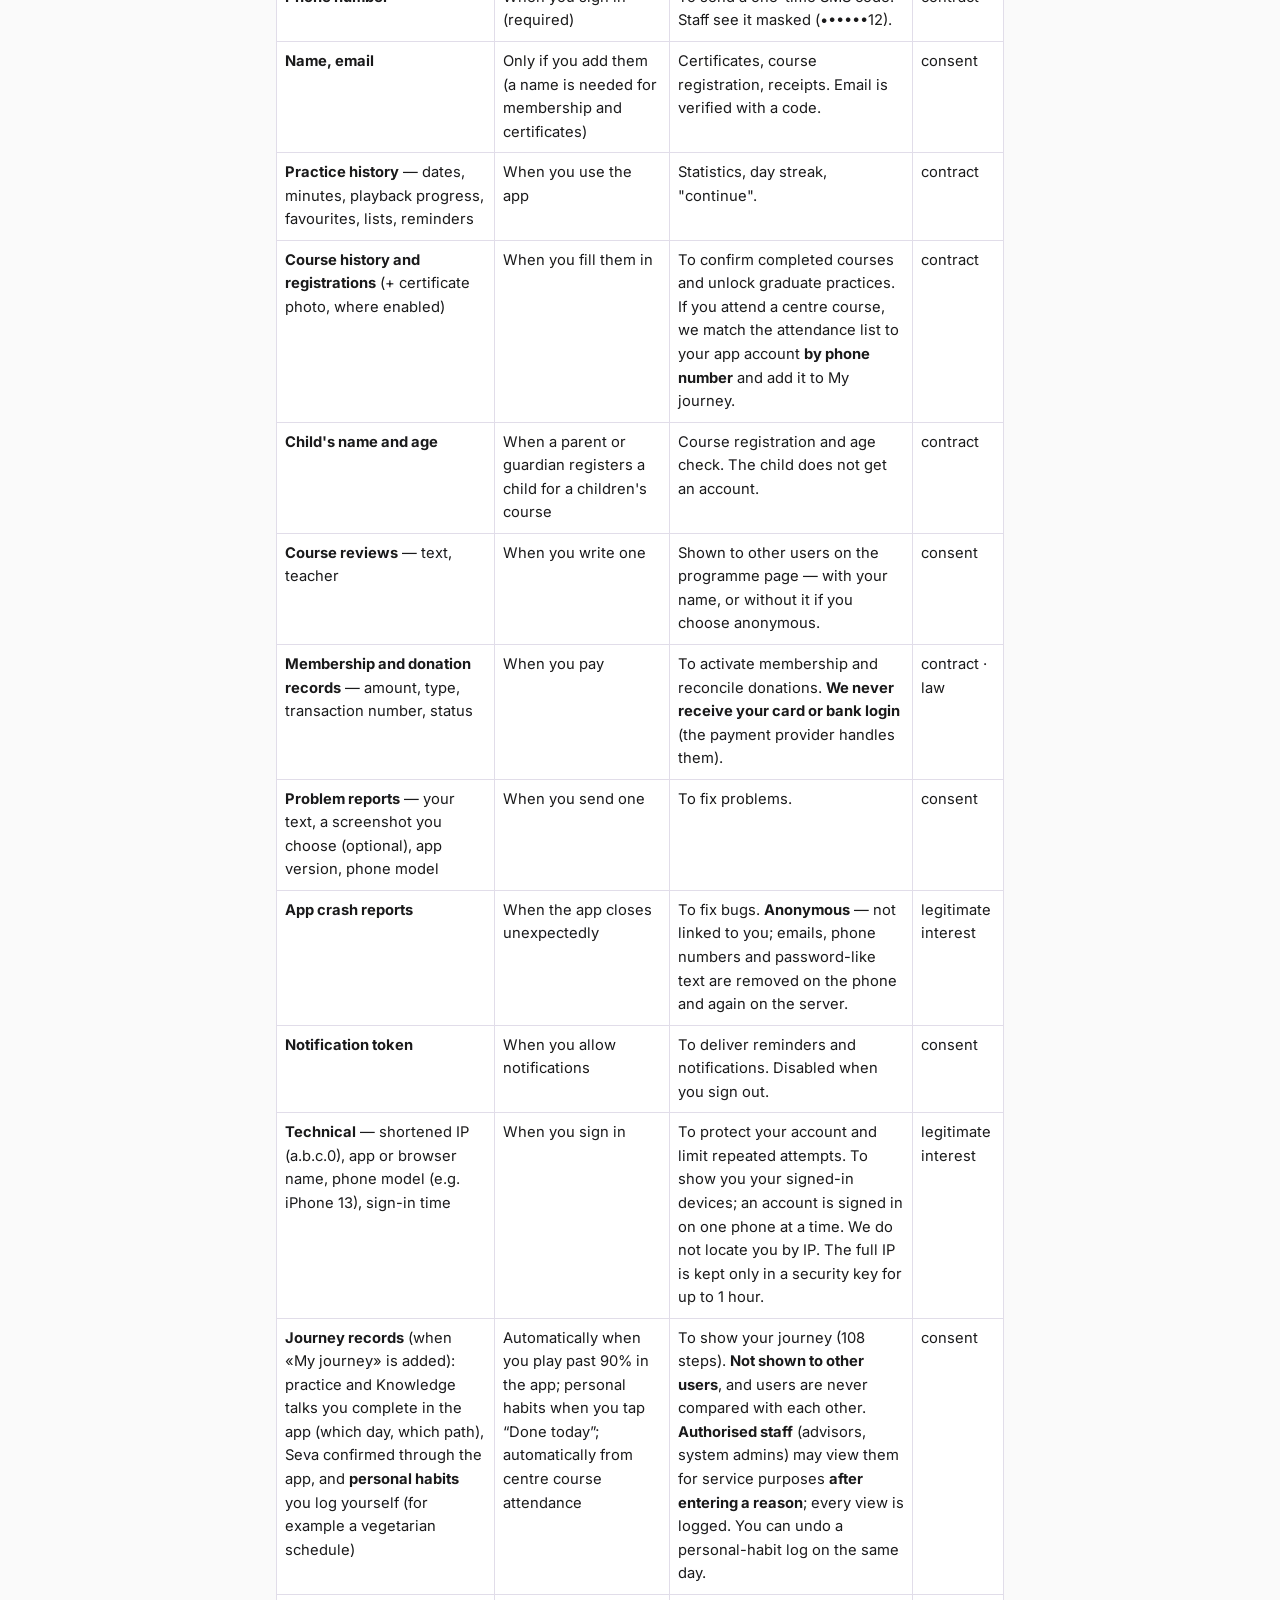
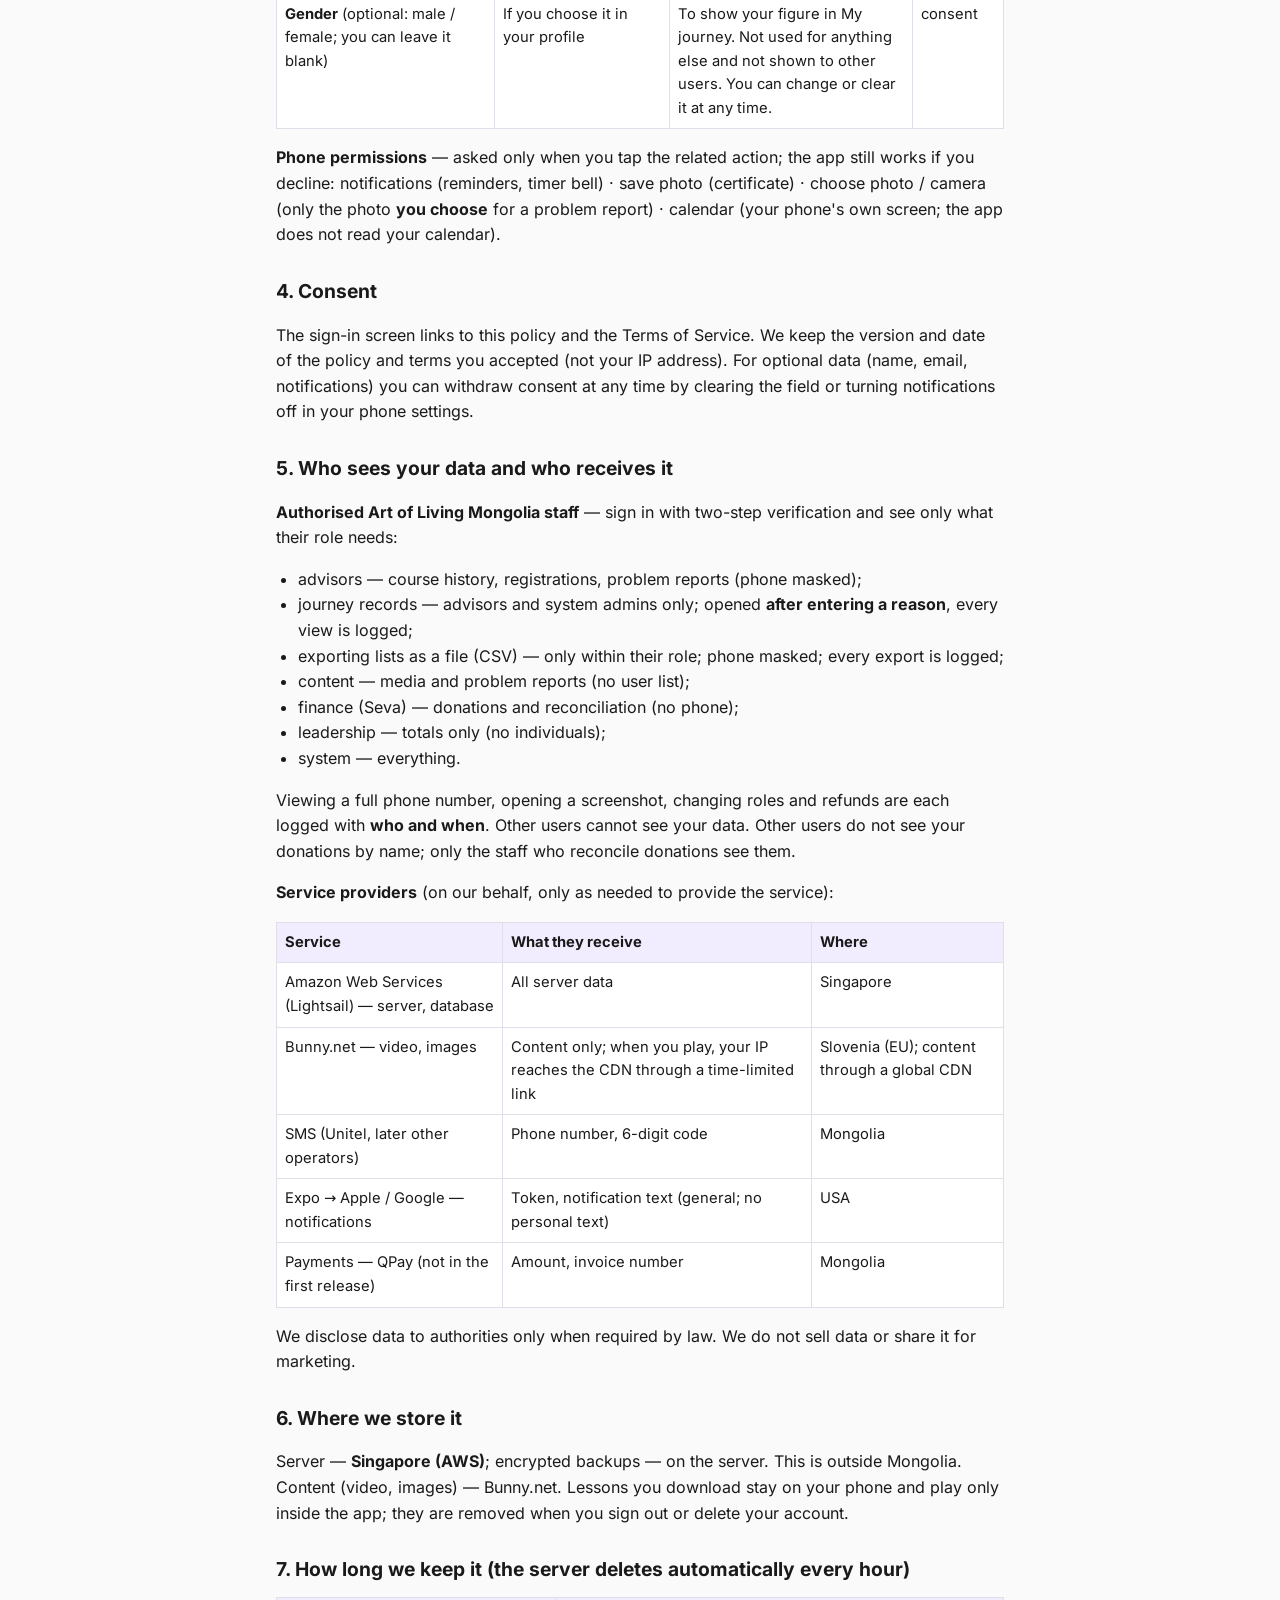
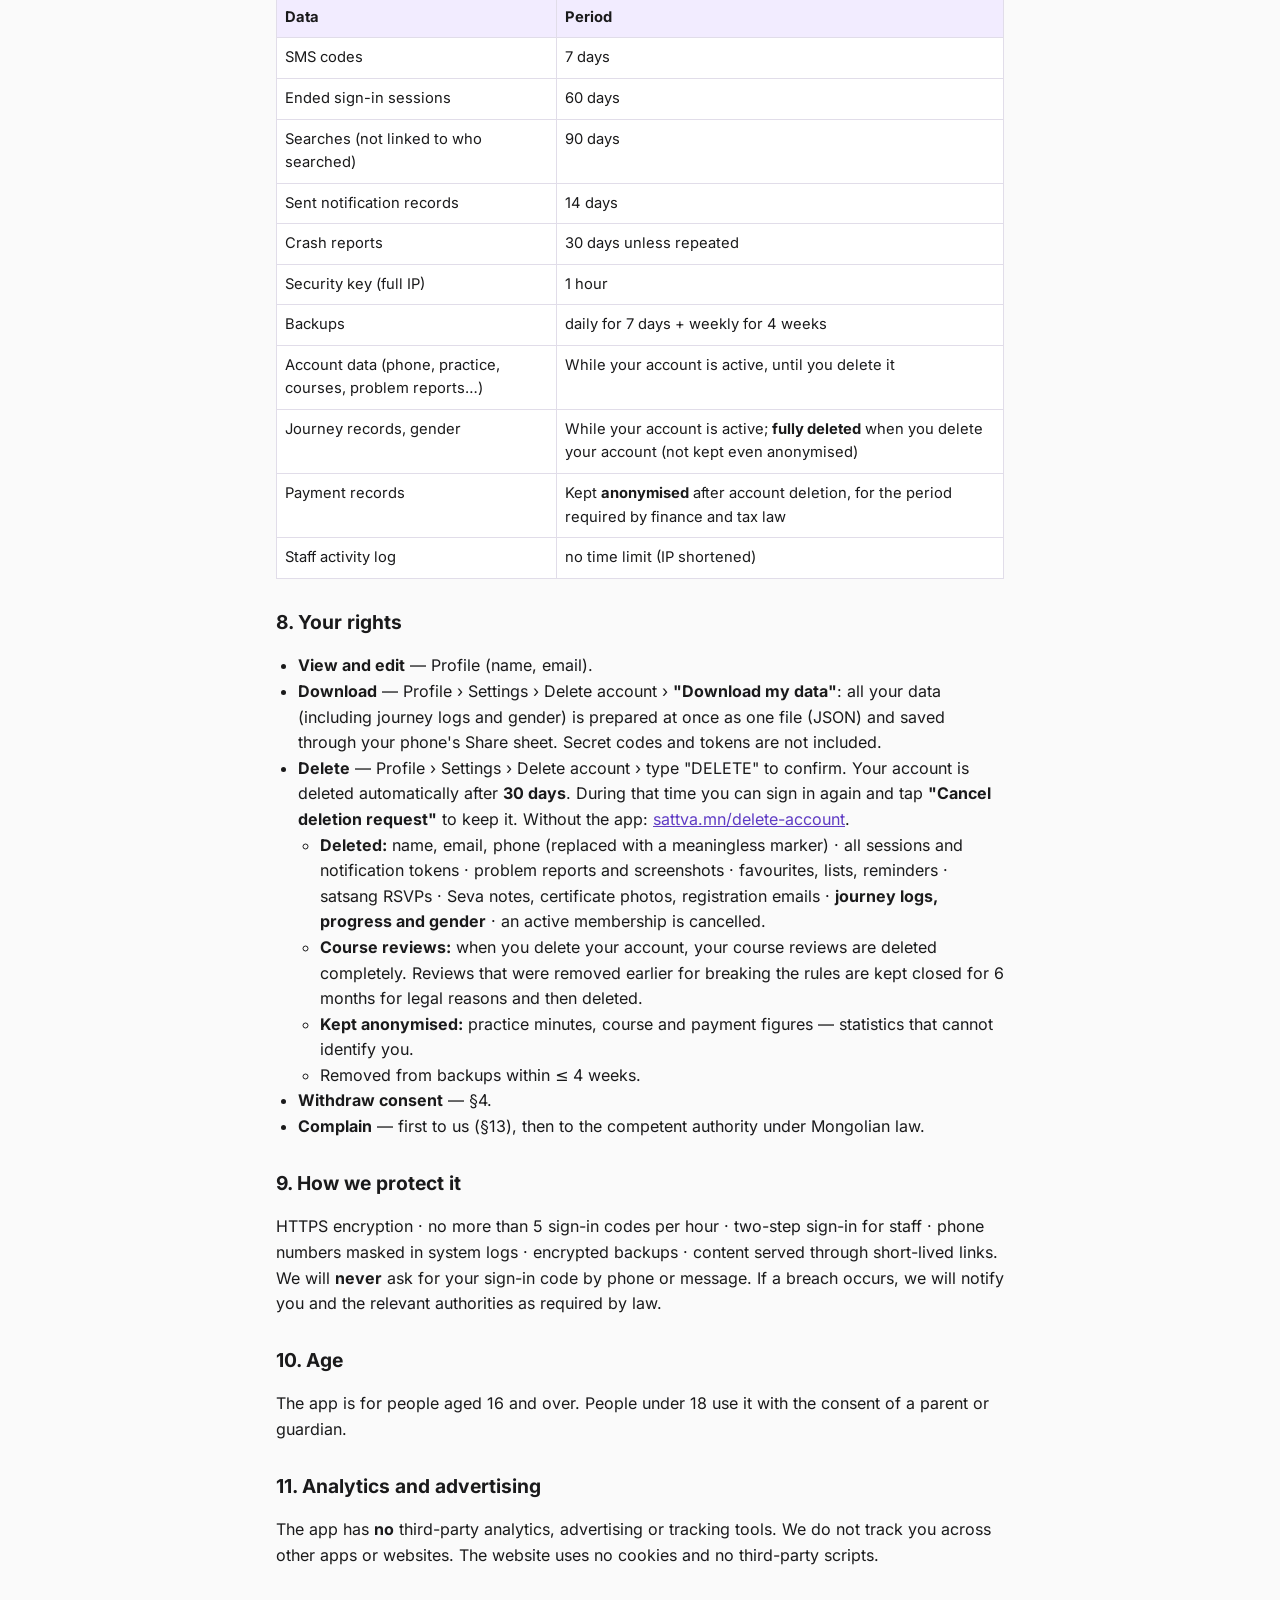
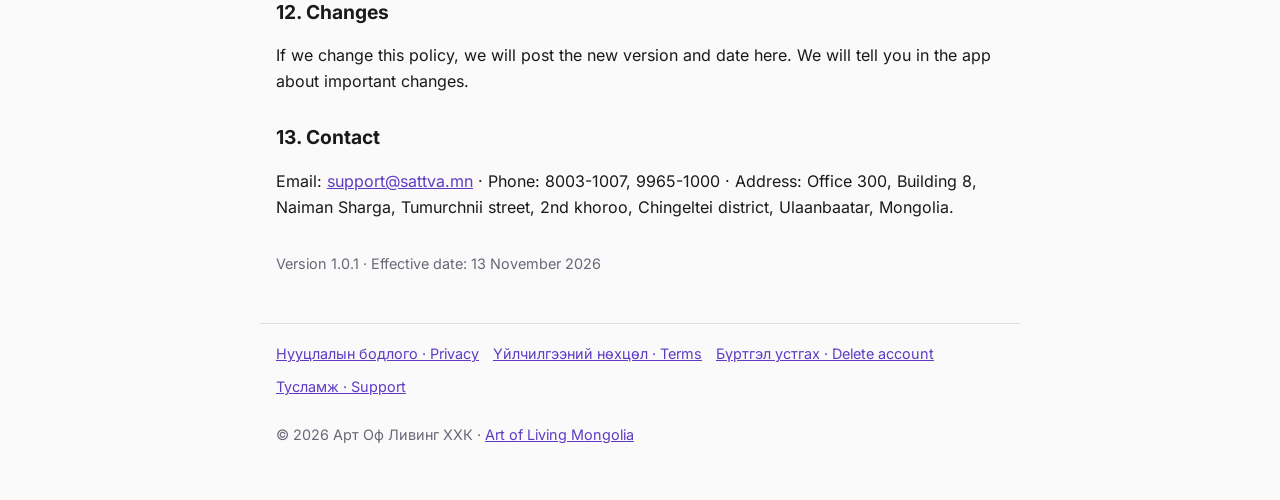
<file: legal/privacy/index.html>
<!doctype html><html lang="mn"><head><meta charset="utf-8"><meta name="viewport" content="width=device-width, initial-scale=1"><title>Sattva Mongolia</title><link rel="canonical" href="https://sattva.mn/privacy"><meta http-equiv="refresh" content="0; url=/privacy"><script>location.replace("/privacy"+location.search+location.hash);</script></head><body><p><a href="/privacy">sattva.mn/privacy</a></p></body></html>
</file>
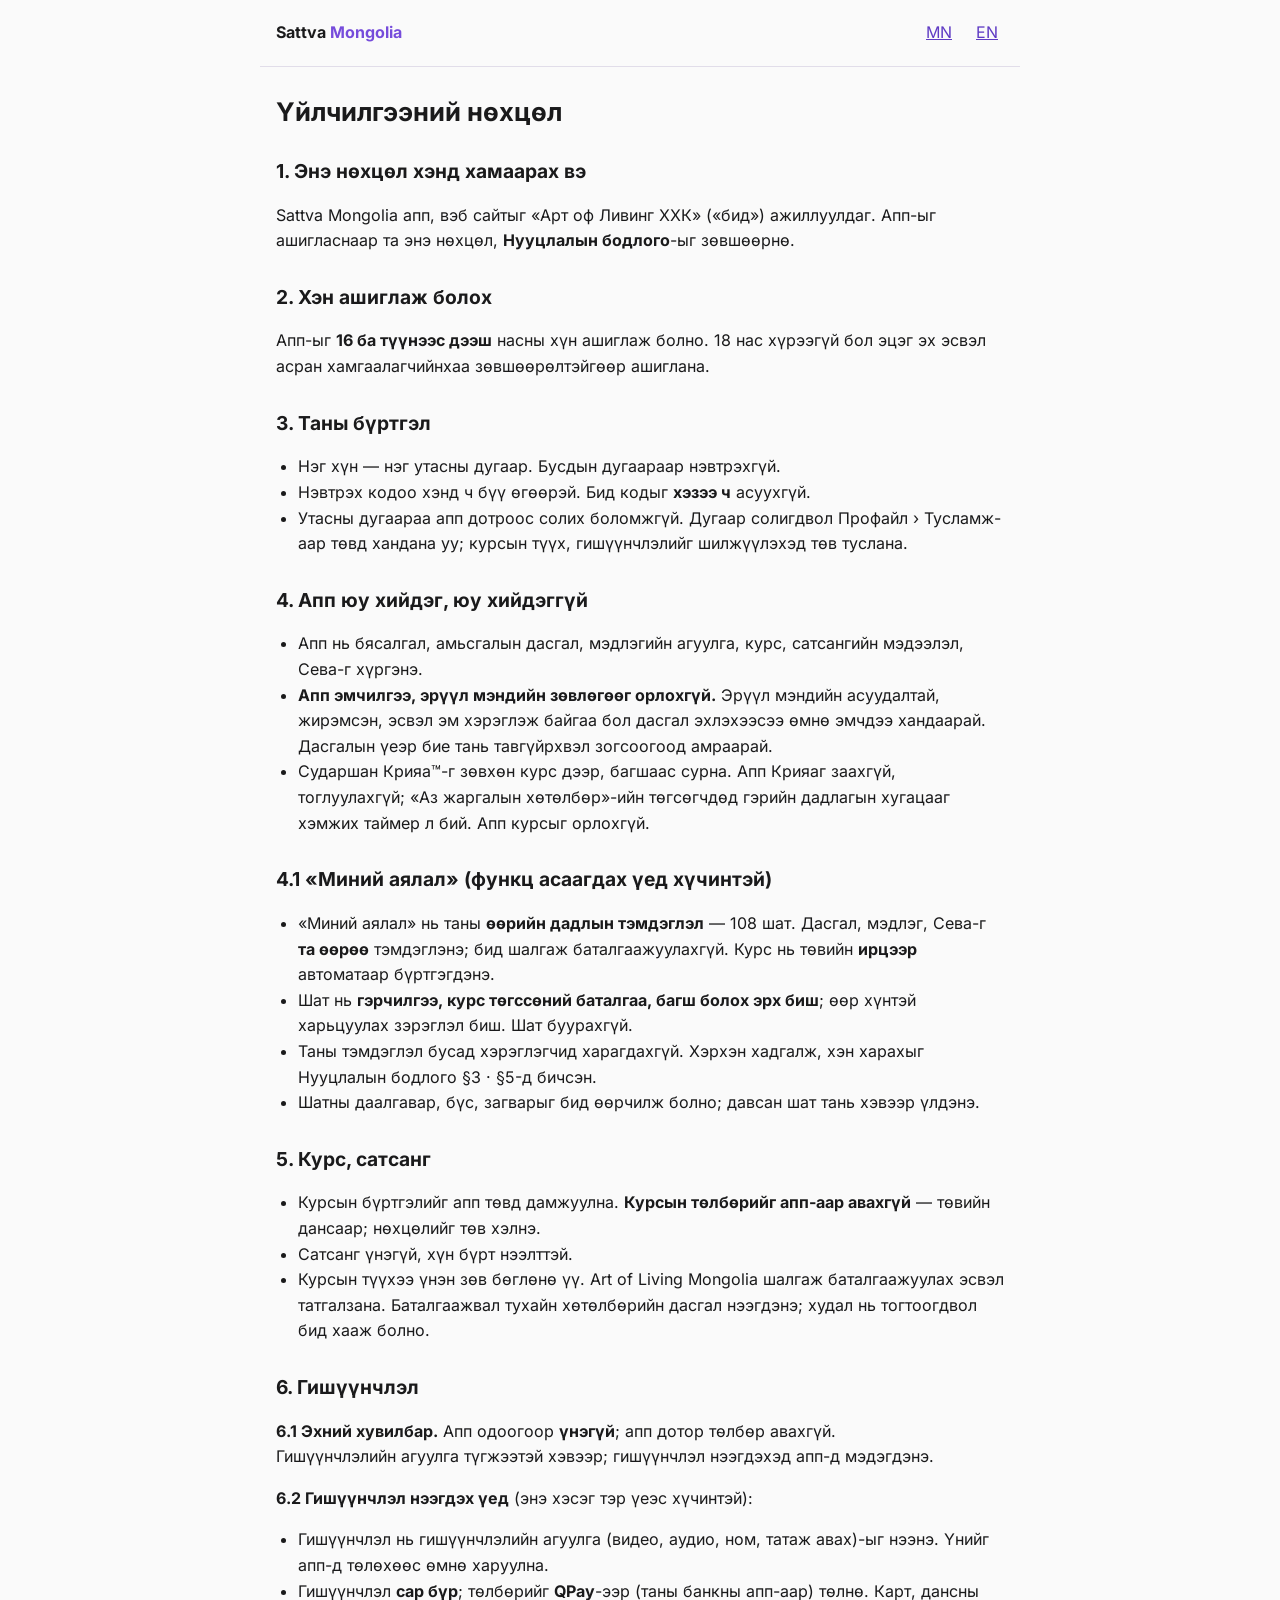
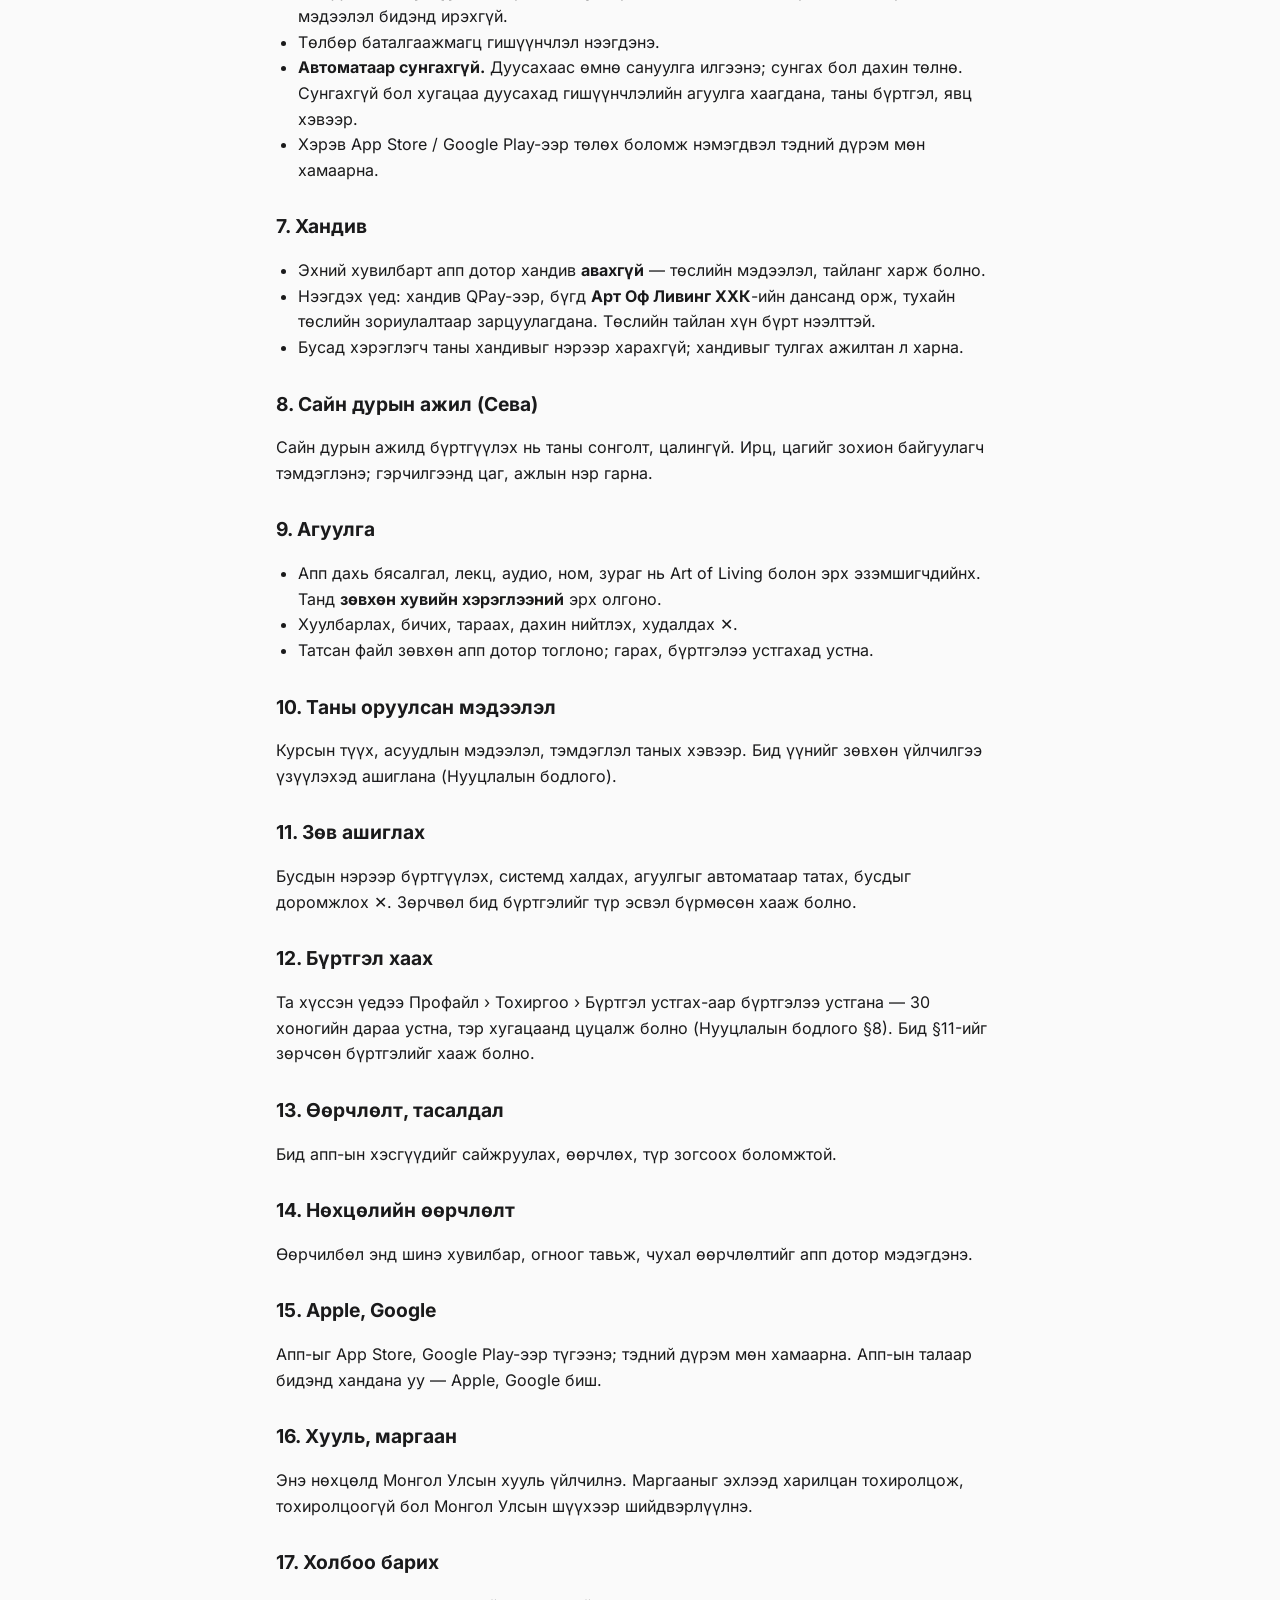
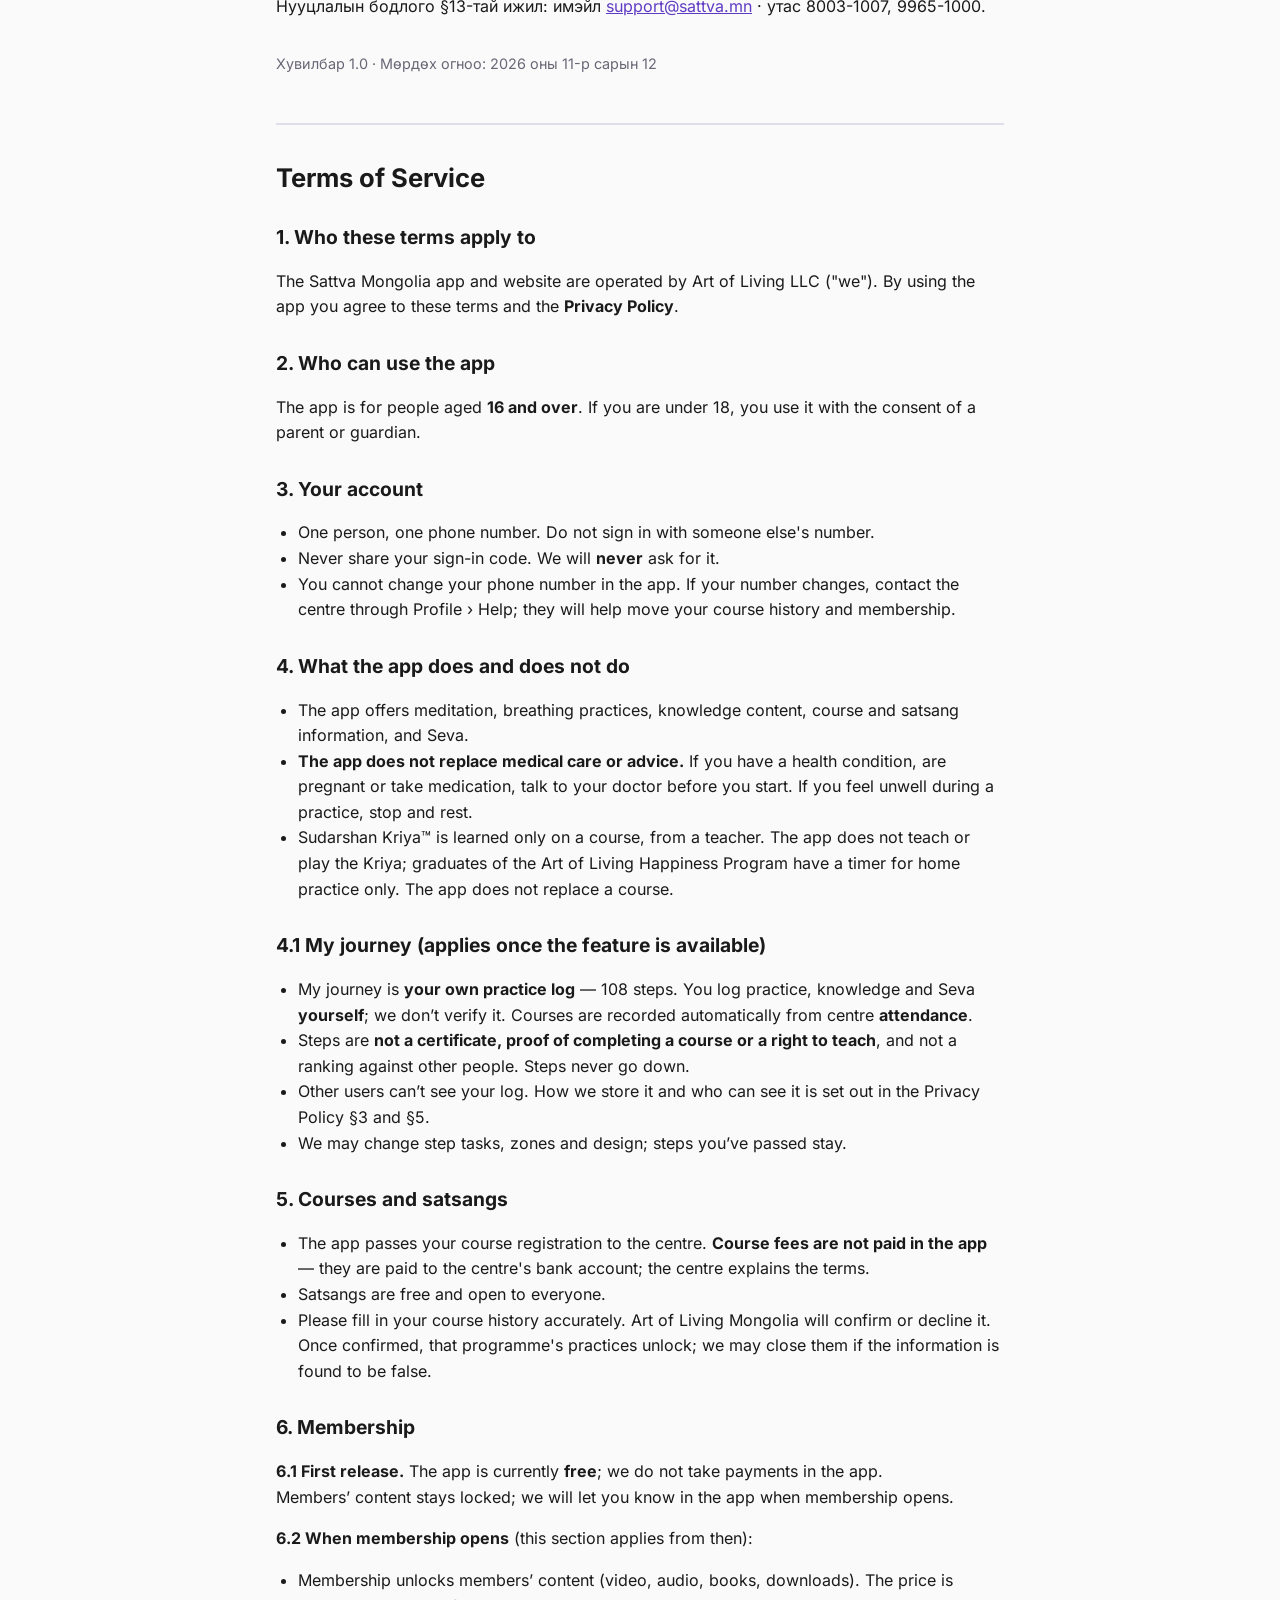
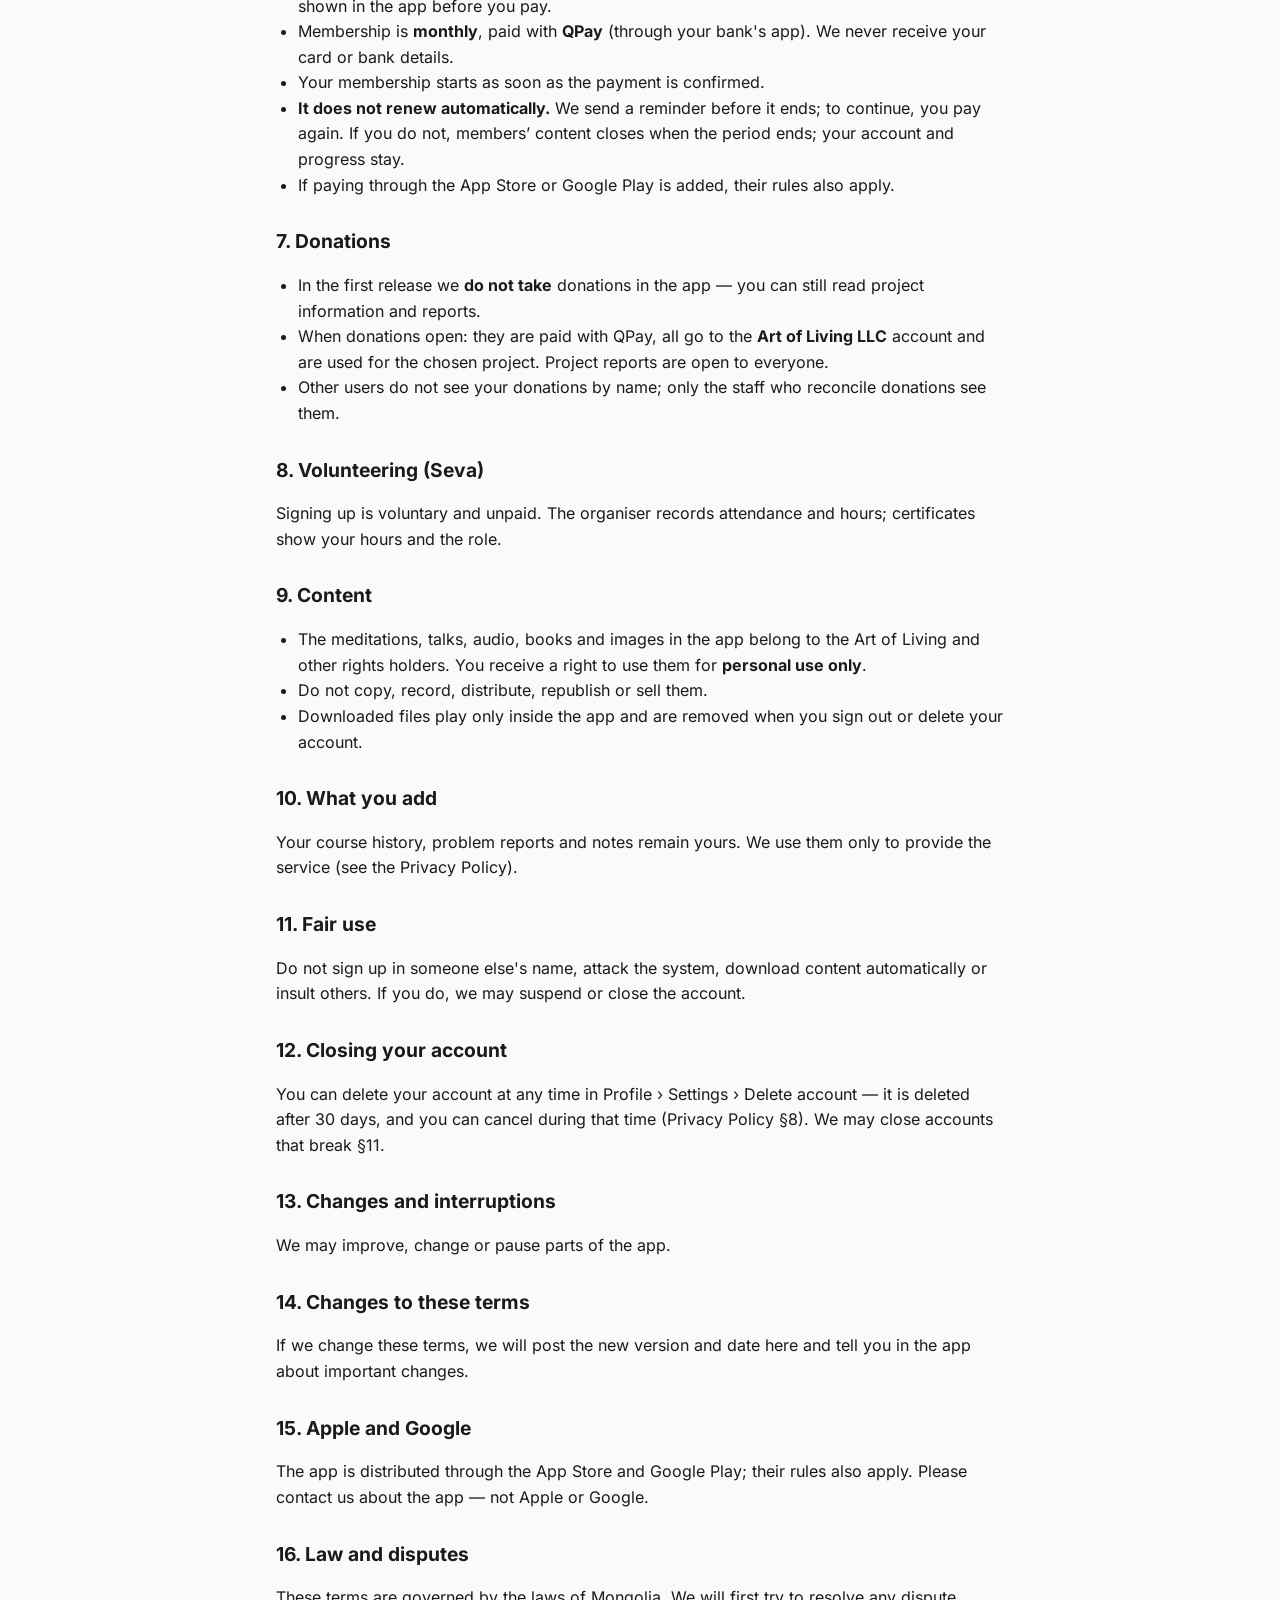
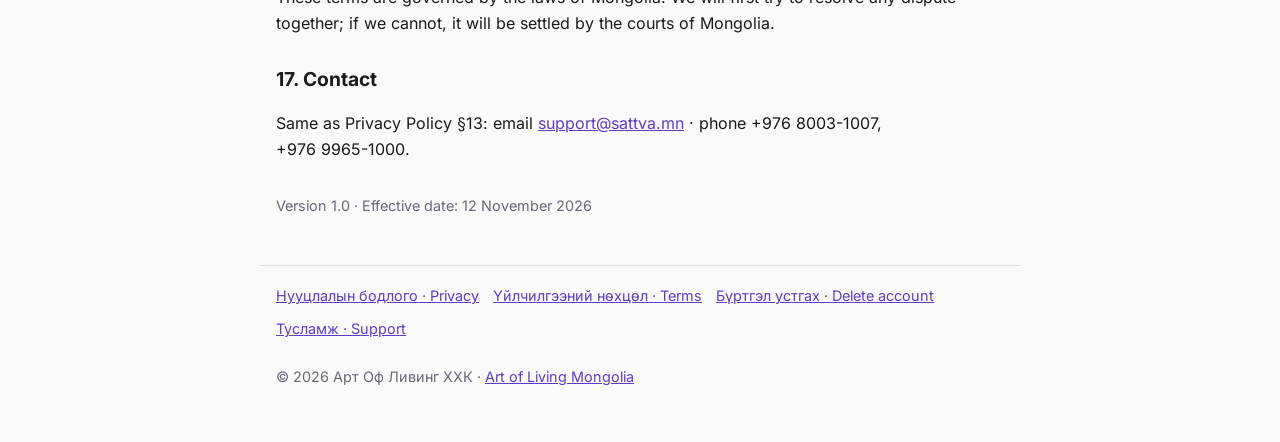
<file: legal/terms/index.html>
<!doctype html><html lang="mn"><head><meta charset="utf-8"><meta name="viewport" content="width=device-width, initial-scale=1"><title>Sattva Mongolia</title><link rel="canonical" href="https://sattva.mn/terms"><meta http-equiv="refresh" content="0; url=/terms"><script>location.replace("/terms"+location.search+location.hash);</script></head><body><p><a href="/terms">sattva.mn/terms</a></p></body></html>
</file>
